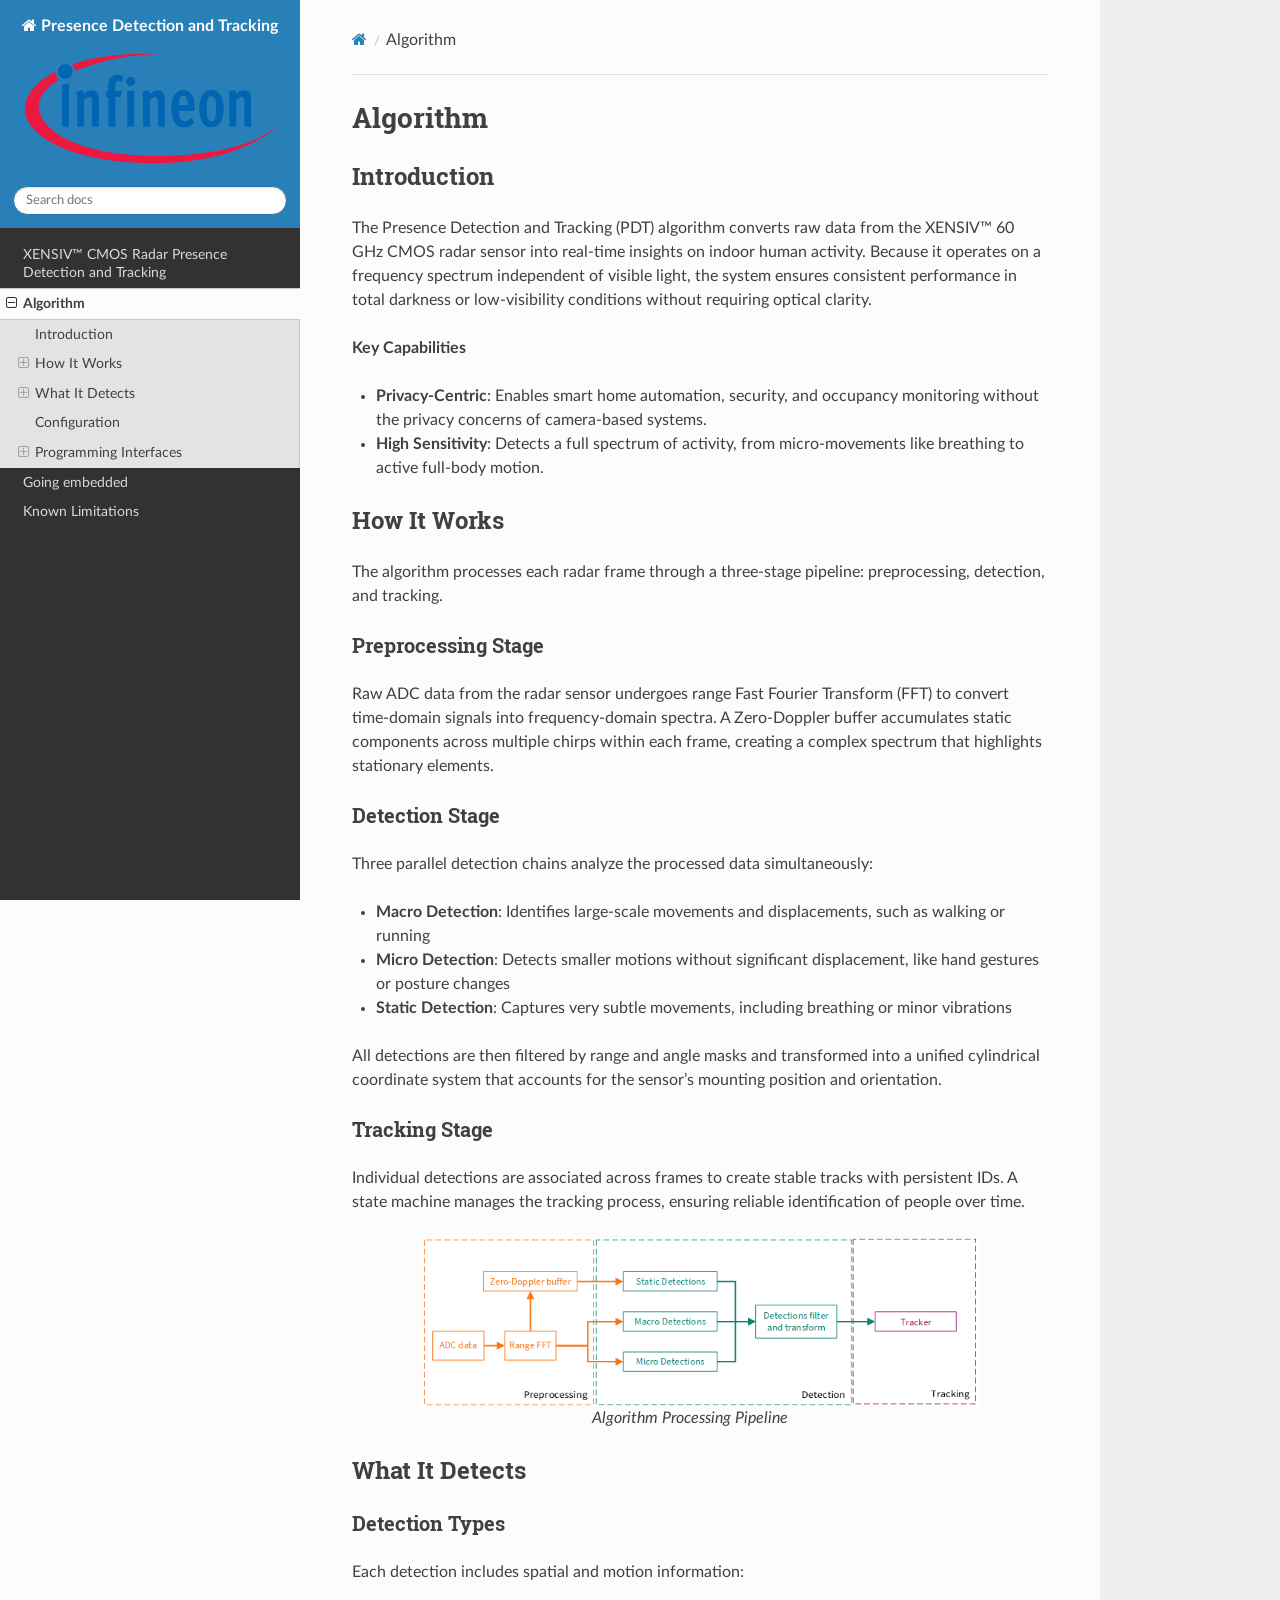
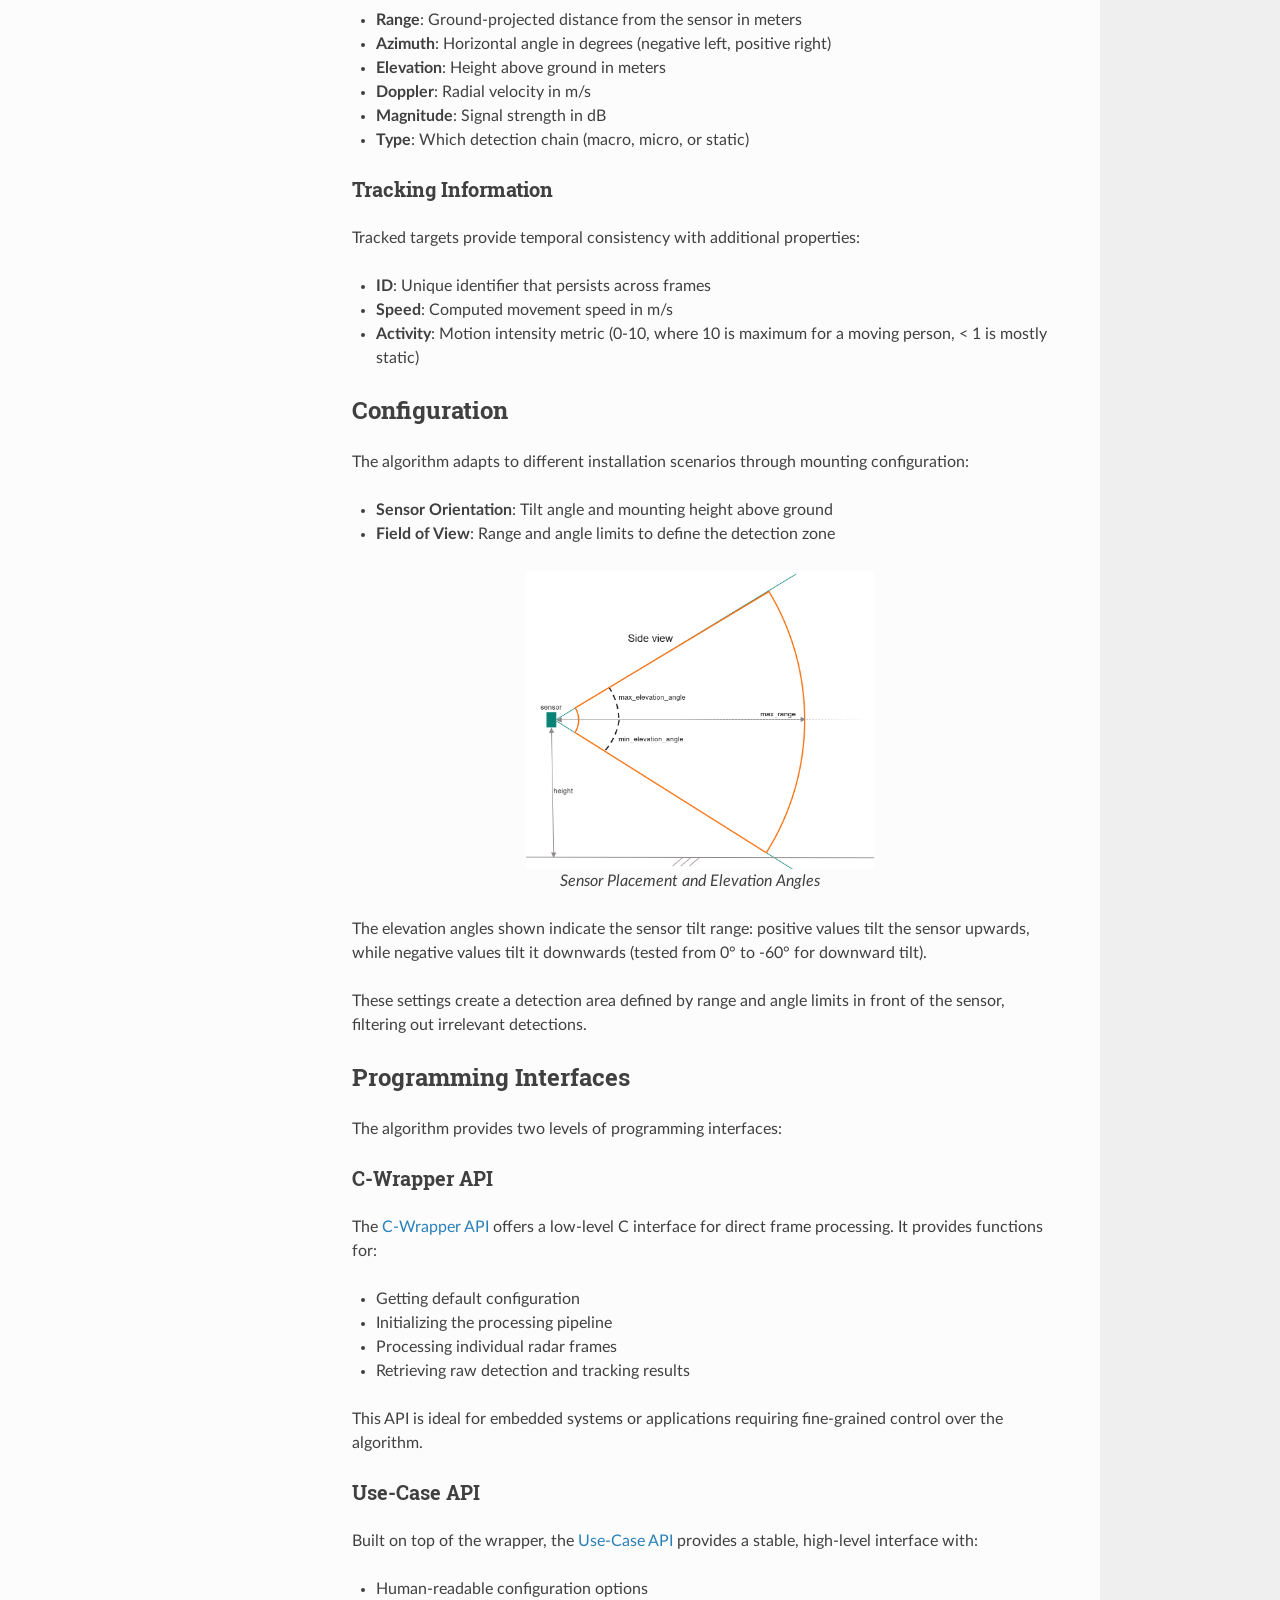
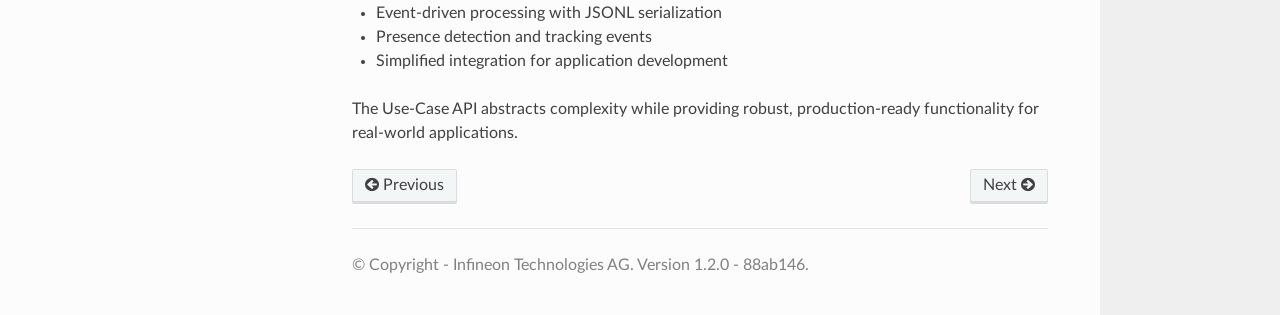
<file: docs/algo/index.html>
<!DOCTYPE html>
<html class="writer-html5" lang="en" data-content_root="../">
<head>
  <meta charset="utf-8" /><meta name="viewport" content="width=device-width, initial-scale=1" />

  <meta name="viewport" content="width=device-width, initial-scale=1.0" />
  <title>Algorithm &mdash; Presence Detection and Tracking 1.2.0 documentation</title>
      <link rel="stylesheet" type="text/css" href="../_static/pygments.css?v=b86133f3" />
      <link rel="stylesheet" type="text/css" href="../_static/css/theme.css?v=9edc463e" />
      <link rel="stylesheet" type="text/css" href="../_static/css/style.css?v=97d60ecb" />

  
    <link rel="shortcut icon" href="../_static/favicon.ico"/>
      <script src="../_static/jquery.js?v=5d32c60e"></script>
      <script src="../_static/_sphinx_javascript_frameworks_compat.js?v=2cd50e6c"></script>
      <script src="../_static/documentation_options.js?v=84a24d03"></script>
      <script src="../_static/doctools.js?v=fd6eb6e6"></script>
      <script src="../_static/sphinx_highlight.js?v=6ffebe34"></script>
    <script src="../_static/js/theme.js"></script>
    <link rel="index" title="Index" href="../genindex.html" />
    <link rel="search" title="Search" href="../search.html" />
    <link rel="next" title="C-Wrapper API" href="wrapper.html" />
    <link rel="prev" title="XENSIV™ CMOS Radar Presence Detection and Tracking" href="../index.html" /> 
</head>

<body class="wy-body-for-nav"> 
  <div class="wy-grid-for-nav">
    <nav data-toggle="wy-nav-shift" class="wy-nav-side">
      <div class="wy-side-scroll">
        <div class="wy-side-nav-search" >

          
          
          <a href="../index.html" class="icon icon-home">
            Presence Detection and Tracking
              <img src="../_static/ifx-logo.png" class="logo" alt="Logo"/>
          </a>
<div role="search">
  <form id="rtd-search-form" class="wy-form" action="../search.html" method="get">
    <input type="text" name="q" placeholder="Search docs" aria-label="Search docs" />
    <input type="hidden" name="check_keywords" value="yes" />
    <input type="hidden" name="area" value="default" />
  </form>
</div>
        </div><div class="wy-menu wy-menu-vertical" data-spy="affix" role="navigation" aria-label="Navigation menu">
              <ul class="current">
<li class="toctree-l1"><a class="reference internal" href="../index.html">XENSIV™ CMOS Radar Presence Detection and Tracking</a></li>
<li class="toctree-l1 current"><a class="current reference internal" href="#">Algorithm</a><ul>
<li class="toctree-l2"><a class="reference internal" href="#introduction">Introduction</a></li>
<li class="toctree-l2"><a class="reference internal" href="#how-it-works">How It Works</a><ul>
<li class="toctree-l3"><a class="reference internal" href="#preprocessing-stage">Preprocessing Stage</a></li>
<li class="toctree-l3"><a class="reference internal" href="#detection-stage">Detection Stage</a></li>
<li class="toctree-l3"><a class="reference internal" href="#tracking-stage">Tracking Stage</a></li>
</ul>
</li>
<li class="toctree-l2"><a class="reference internal" href="#what-it-detects">What It Detects</a><ul>
<li class="toctree-l3"><a class="reference internal" href="#detection-types">Detection Types</a></li>
<li class="toctree-l3"><a class="reference internal" href="#tracking-information">Tracking Information</a></li>
</ul>
</li>
<li class="toctree-l2"><a class="reference internal" href="#configuration">Configuration</a></li>
<li class="toctree-l2"><a class="reference internal" href="#programming-interfaces">Programming Interfaces</a><ul>
<li class="toctree-l3"><a class="reference internal" href="#c-wrapper-api">C-Wrapper API</a></li>
<li class="toctree-l3"><a class="reference internal" href="#use-case-api">Use-Case API</a><ul>
<li class="toctree-l4"><a class="reference internal" href="wrapper.html">C-Wrapper API</a></li>
<li class="toctree-l4"><a class="reference internal" href="api.html">Use-Case API</a></li>
</ul>
</li>
</ul>
</li>
</ul>
</li>
<li class="toctree-l1"><a class="reference internal" href="../embedded/index.html">Going embedded</a></li>
<li class="toctree-l1"><a class="reference internal" href="../known_issues.html">Known Limitations</a></li>
</ul>

        </div>
      </div>
    </nav>

    <section data-toggle="wy-nav-shift" class="wy-nav-content-wrap"><nav class="wy-nav-top" aria-label="Mobile navigation menu" >
          <i data-toggle="wy-nav-top" class="fa fa-bars"></i>
          <a href="../index.html">Presence Detection and Tracking</a>
      </nav>

      <div class="wy-nav-content">
        <div class="rst-content">
          <div role="navigation" aria-label="Page navigation">
  <ul class="wy-breadcrumbs">
      <li><a href="../index.html" class="icon icon-home" aria-label="Home"></a></li>
      <li class="breadcrumb-item active">Algorithm</li>
      <li class="wy-breadcrumbs-aside">
      </li>
  </ul>
  <hr/>
</div>
          <div role="main" class="document" itemscope="itemscope" itemtype="http://schema.org/Article">
           <div itemprop="articleBody">
             
  <section id="algorithm">
<h1>Algorithm<a class="headerlink" href="#algorithm" title="Link to this heading"></a></h1>
<section id="introduction">
<h2>Introduction<a class="headerlink" href="#introduction" title="Link to this heading"></a></h2>
<p>The Presence Detection and Tracking (PDT) algorithm converts raw data from the XENSIV™ 60 GHz CMOS radar sensor into real-time insights on indoor human activity. Because it operates on a frequency spectrum independent of visible light, the system ensures consistent performance in total darkness or low-visibility conditions without requiring optical clarity.</p>
<p><strong>Key Capabilities</strong></p>
<ul class="simple">
<li><p><strong>Privacy-Centric</strong>: Enables smart home automation, security, and occupancy monitoring without the privacy concerns of camera-based systems.</p></li>
<li><p><strong>High Sensitivity</strong>: Detects a full spectrum of activity, from micro-movements like breathing to active full-body motion.</p></li>
</ul>
</section>
<section id="how-it-works">
<h2>How It Works<a class="headerlink" href="#how-it-works" title="Link to this heading"></a></h2>
<p>The algorithm processes each radar frame through a three-stage pipeline: preprocessing, detection, and tracking.</p>
<section id="preprocessing-stage">
<h3>Preprocessing Stage<a class="headerlink" href="#preprocessing-stage" title="Link to this heading"></a></h3>
<p>Raw ADC data from the radar sensor undergoes range Fast Fourier Transform (FFT) to convert time-domain signals into frequency-domain spectra. A Zero-Doppler buffer accumulates static components across multiple chirps within each frame, creating a complex spectrum that highlights stationary elements.</p>
</section>
<section id="detection-stage">
<h3>Detection Stage<a class="headerlink" href="#detection-stage" title="Link to this heading"></a></h3>
<p>Three parallel detection chains analyze the processed data simultaneously:</p>
<ul class="simple">
<li><p><strong>Macro Detection</strong>: Identifies large-scale movements and displacements, such as walking or running</p></li>
<li><p><strong>Micro Detection</strong>: Detects smaller motions without significant displacement, like hand gestures or posture changes</p></li>
<li><p><strong>Static Detection</strong>: Captures very subtle movements, including breathing or minor vibrations</p></li>
</ul>
<p>All detections are then filtered by range and angle masks and transformed into a unified cylindrical coordinate system that accounts for the sensor’s mounting position and orientation.</p>
</section>
<section id="tracking-stage">
<h3>Tracking Stage<a class="headerlink" href="#tracking-stage" title="Link to this heading"></a></h3>
<p>Individual detections are associated across frames to create stable tracks with persistent IDs. A state machine manages the tracking process, ensuring reliable identification of people over time.</p>
<figure class="align-center" id="id1">
<a class="reference internal image-reference" href="../_images/blocks.png"><img alt="../_images/blocks.png" src="../_images/blocks.png" style="width: 80%;" />
</a>
<figcaption>
<p><span class="caption-text">Algorithm Processing Pipeline</span><a class="headerlink" href="#id1" title="Link to this image"></a></p>
</figcaption>
</figure>
</section>
</section>
<section id="what-it-detects">
<h2>What It Detects<a class="headerlink" href="#what-it-detects" title="Link to this heading"></a></h2>
<section id="detection-types">
<h3>Detection Types<a class="headerlink" href="#detection-types" title="Link to this heading"></a></h3>
<p>Each detection includes spatial and motion information:</p>
<ul class="simple">
<li><p><strong>Range</strong>: Ground-projected distance from the sensor in meters</p></li>
<li><p><strong>Azimuth</strong>: Horizontal angle in degrees (negative left, positive right)</p></li>
<li><p><strong>Elevation</strong>: Height above ground in meters</p></li>
<li><p><strong>Doppler</strong>: Radial velocity in m/s</p></li>
<li><p><strong>Magnitude</strong>: Signal strength in dB</p></li>
<li><p><strong>Type</strong>: Which detection chain (macro, micro, or static)</p></li>
</ul>
</section>
<section id="tracking-information">
<h3>Tracking Information<a class="headerlink" href="#tracking-information" title="Link to this heading"></a></h3>
<p>Tracked targets provide temporal consistency with additional properties:</p>
<ul class="simple">
<li><p><strong>ID</strong>: Unique identifier that persists across frames</p></li>
<li><p><strong>Speed</strong>: Computed movement speed in m/s</p></li>
<li><p><strong>Activity</strong>: Motion intensity metric (0-10, where 10 is maximum for a moving person, &lt; 1 is mostly static)</p></li>
</ul>
</section>
</section>
<section id="configuration">
<h2>Configuration<a class="headerlink" href="#configuration" title="Link to this heading"></a></h2>
<p>The algorithm adapts to different installation scenarios through mounting configuration:</p>
<ul class="simple">
<li><p><strong>Sensor Orientation</strong>: Tilt angle and mounting height above ground</p></li>
<li><p><strong>Field of View</strong>: Range and angle limits to define the detection zone</p></li>
</ul>
<figure class="align-center" id="id2">
<a class="reference internal image-reference" href="../_images/elevation.png"><img alt="../_images/elevation.png" src="../_images/elevation.png" style="width: 50%;" />
</a>
<figcaption>
<p><span class="caption-text">Sensor Placement and Elevation Angles</span><a class="headerlink" href="#id2" title="Link to this image"></a></p>
</figcaption>
</figure>
<p>The elevation angles shown indicate the sensor tilt range: positive values tilt the sensor upwards, while negative values tilt it downwards (tested from 0° to -60° for downward tilt).</p>
<p>These settings create a detection area defined by range and angle limits in front of the sensor, filtering out irrelevant detections.</p>
</section>
<section id="programming-interfaces">
<h2>Programming Interfaces<a class="headerlink" href="#programming-interfaces" title="Link to this heading"></a></h2>
<p>The algorithm provides two levels of programming interfaces:</p>
<section id="c-wrapper-api">
<h3>C-Wrapper API<a class="headerlink" href="#c-wrapper-api" title="Link to this heading"></a></h3>
<p>The <a class="reference internal" href="wrapper.html"><span class="std std-doc">C-Wrapper API</span></a> offers a low-level C interface for direct frame processing. It provides functions for:</p>
<ul class="simple">
<li><p>Getting default configuration</p></li>
<li><p>Initializing the processing pipeline</p></li>
<li><p>Processing individual radar frames</p></li>
<li><p>Retrieving raw detection and tracking results</p></li>
</ul>
<p>This API is ideal for embedded systems or applications requiring fine-grained control over the algorithm.</p>
</section>
<section id="use-case-api">
<h3>Use-Case API<a class="headerlink" href="#use-case-api" title="Link to this heading"></a></h3>
<p>Built on top of the wrapper, the <a class="reference internal" href="api.html"><span class="std std-doc">Use-Case API</span></a> provides a stable, high-level interface with:</p>
<ul class="simple">
<li><p>Human-readable configuration options</p></li>
<li><p>Event-driven processing with JSONL serialization</p></li>
<li><p>Presence detection and tracking events</p></li>
<li><p>Simplified integration for application development</p></li>
</ul>
<p>The Use-Case API abstracts complexity while providing robust, production-ready functionality for real-world applications.</p>
<div class="toctree-wrapper compound">
</div>
</section>
</section>
</section>


           </div>
          </div>
          <footer><div class="rst-footer-buttons" role="navigation" aria-label="Footer">
        <a href="../index.html" class="btn btn-neutral float-left" title="XENSIV™ CMOS Radar Presence Detection and Tracking" accesskey="p" rel="prev"><span class="fa fa-arrow-circle-left" aria-hidden="true"></span> Previous</a>
        <a href="wrapper.html" class="btn btn-neutral float-right" title="C-Wrapper API" accesskey="n" rel="next">Next <span class="fa fa-arrow-circle-right" aria-hidden="true"></span></a>
    </div>

  <hr/>

  <div role="contentinfo">
    <p>&#169; Copyright - Infineon Technologies AG. Version 1.2.0 - 88ab146.</p>
  </div>

   

</footer>
        </div>
      </div>
    </section>
  </div>
  <script>
      jQuery(function () {
          SphinxRtdTheme.Navigation.enable(true);
      });
  </script> 

</body>
</html>
</file>
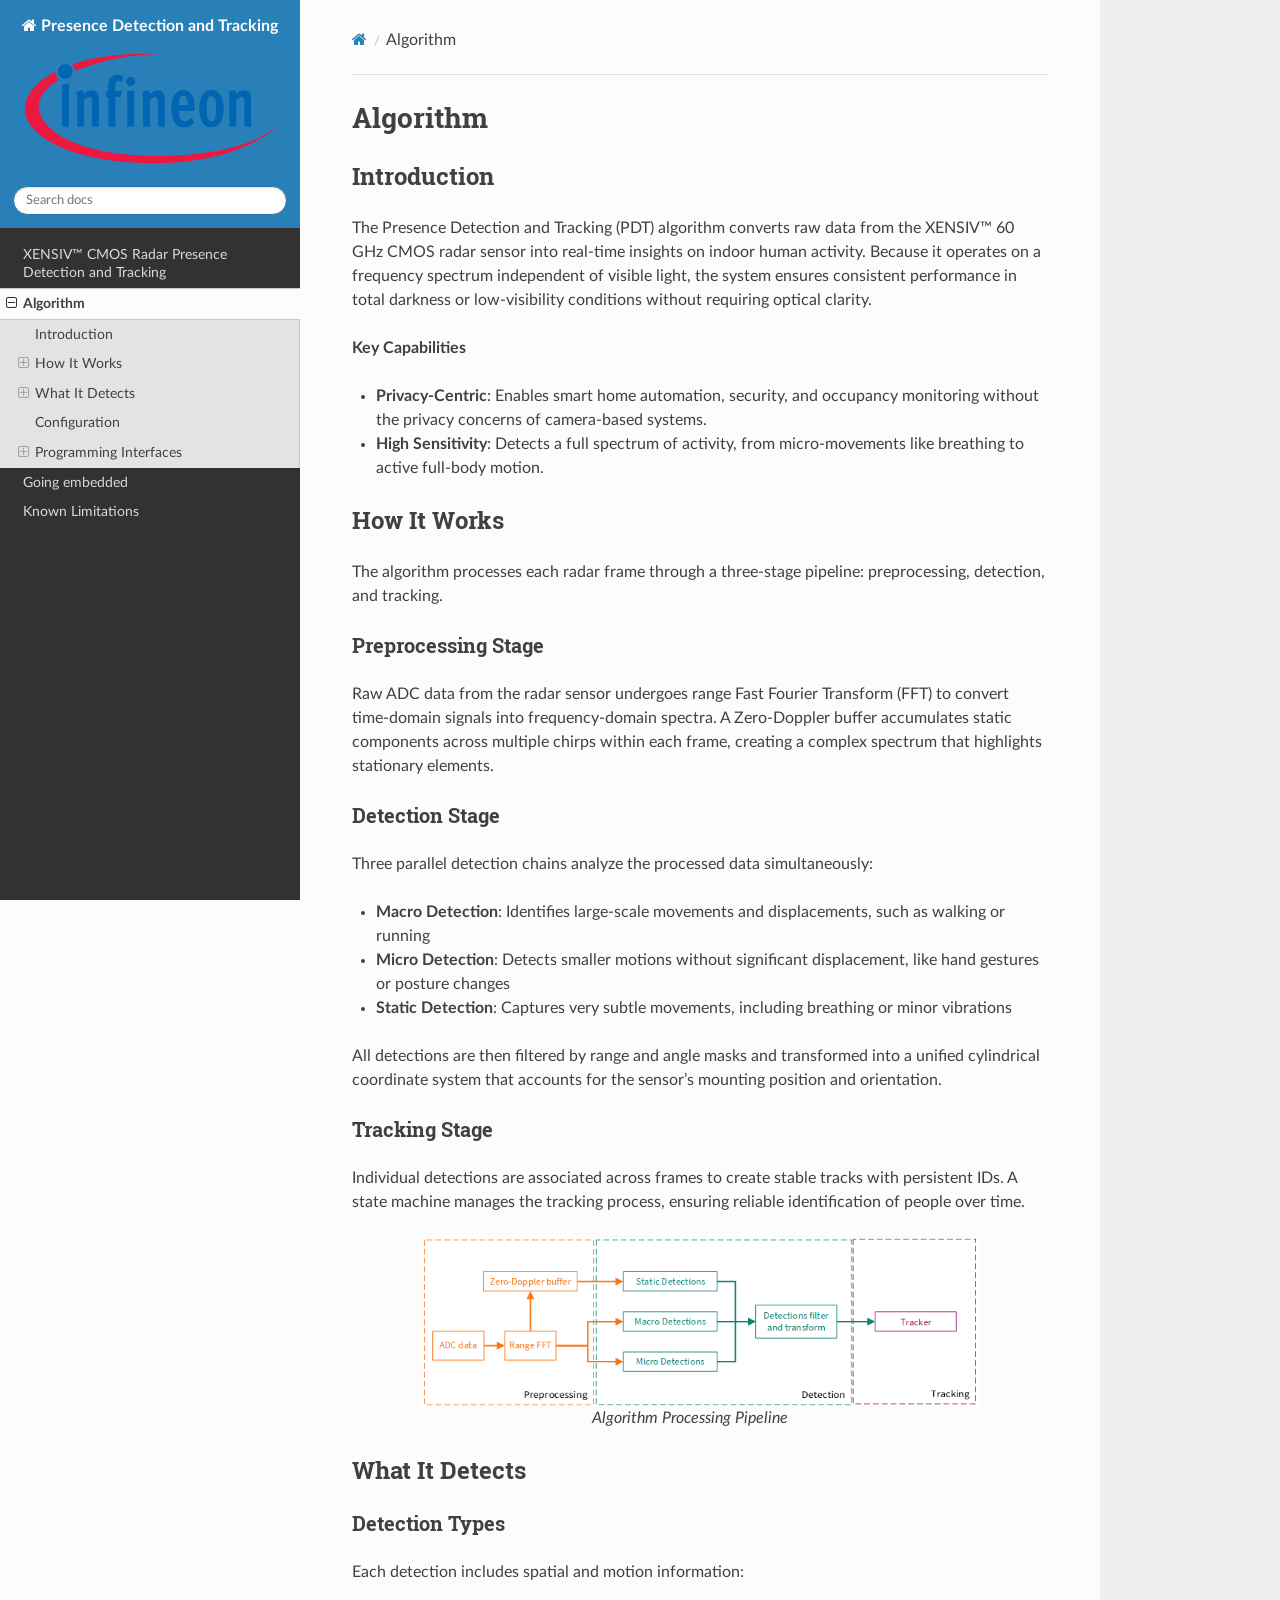
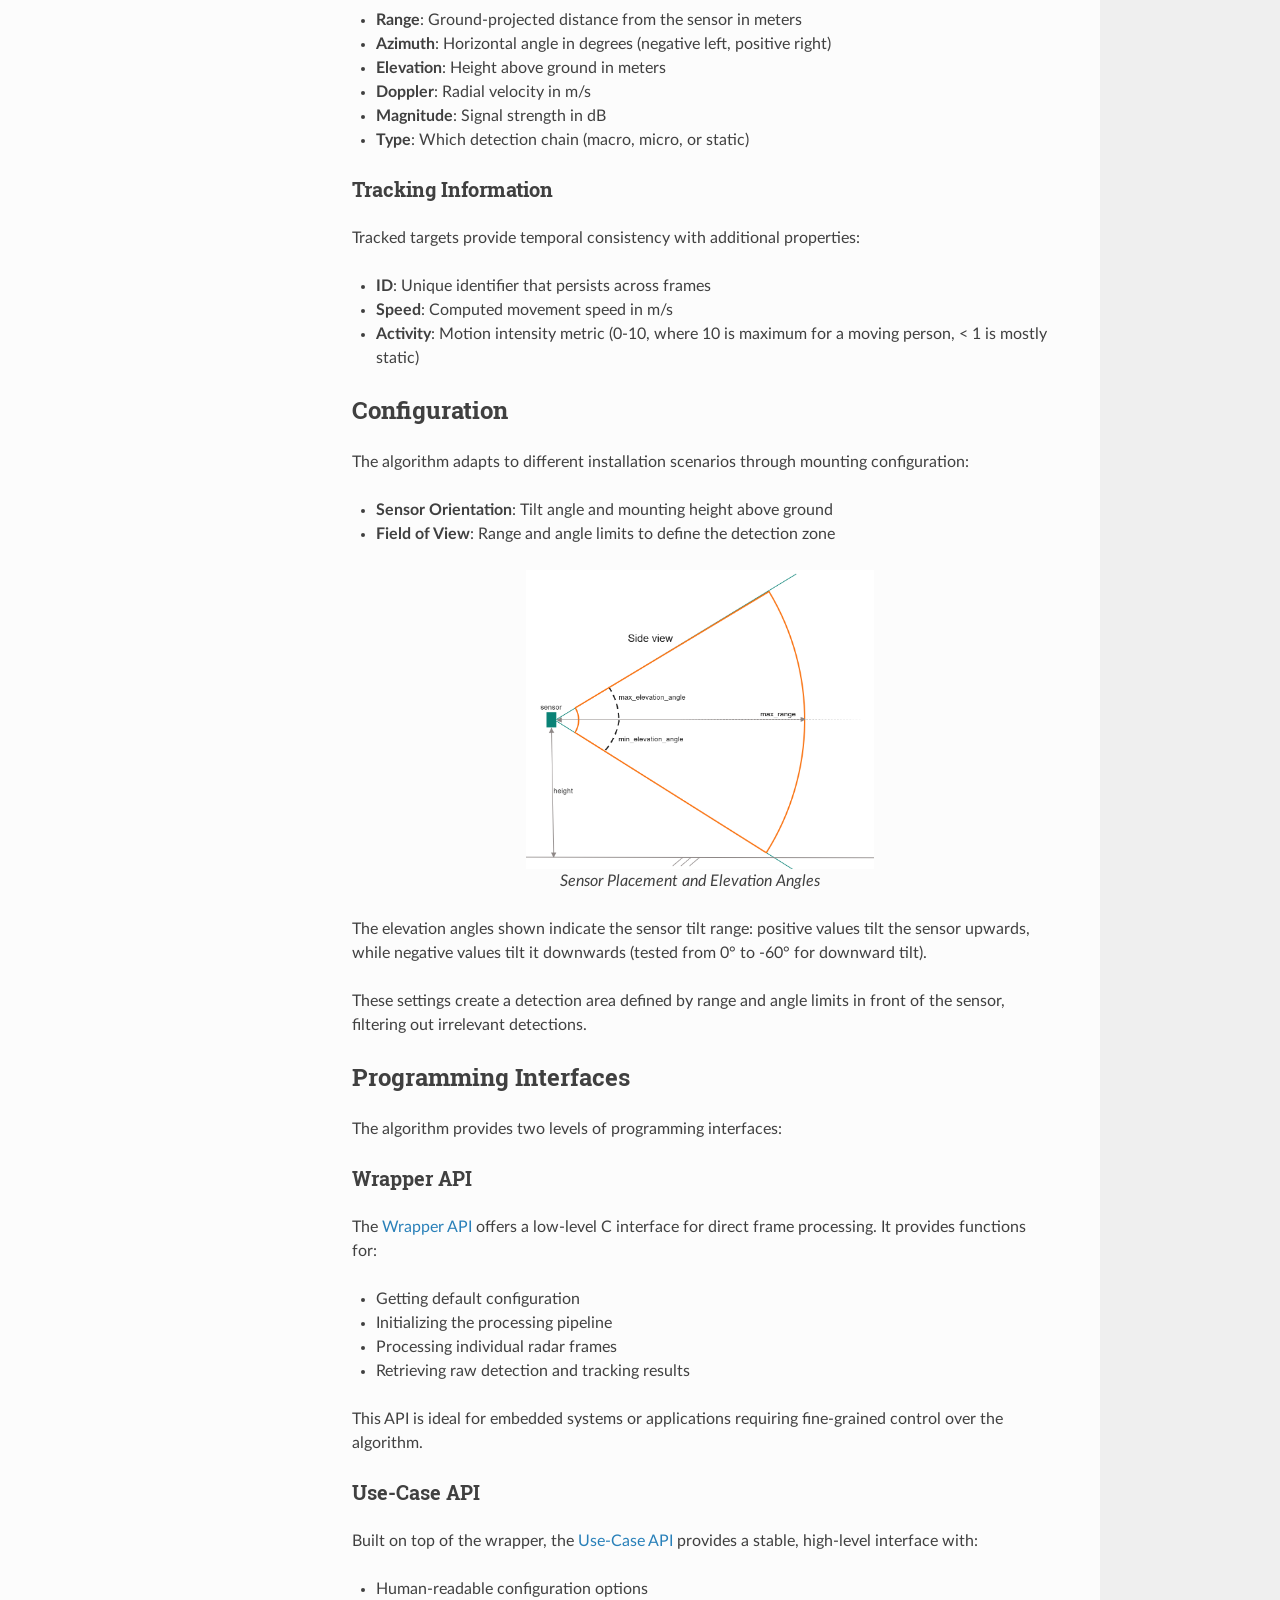
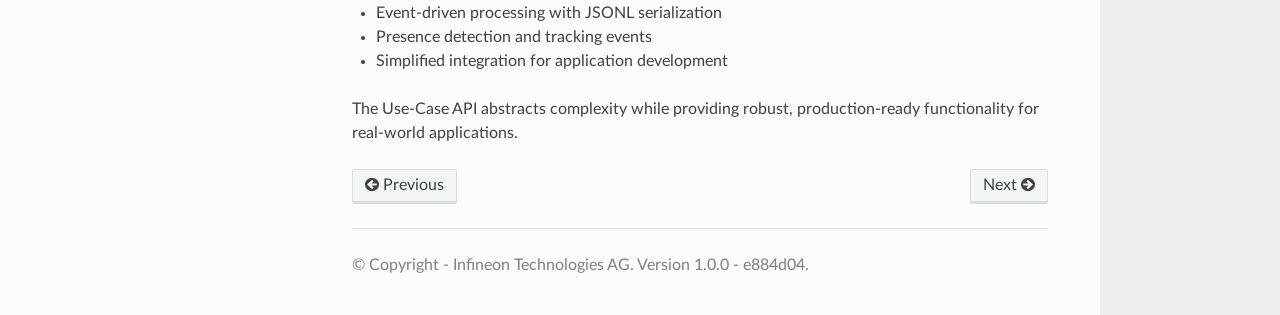
<file: docs/html/algo/index.html>
<!DOCTYPE html>
<html class="writer-html5" lang="en" data-content_root="../">
<head>
  <meta charset="utf-8" /><meta name="viewport" content="width=device-width, initial-scale=1" />

  <meta name="viewport" content="width=device-width, initial-scale=1.0" />
  <title>Algorithm &mdash; Presence Detection and Tracking 1.0.0 documentation</title>
      <link rel="stylesheet" type="text/css" href="../_static/pygments.css?v=b86133f3" />
      <link rel="stylesheet" type="text/css" href="../_static/css/theme.css?v=9edc463e" />
      <link rel="stylesheet" type="text/css" href="../_static/css/style.css?v=97d60ecb" />

  
    <link rel="shortcut icon" href="../_static/favicon.ico"/>
      <script src="../_static/jquery.js?v=5d32c60e"></script>
      <script src="../_static/_sphinx_javascript_frameworks_compat.js?v=2cd50e6c"></script>
      <script src="../_static/documentation_options.js?v=a12e3537"></script>
      <script src="../_static/doctools.js?v=fd6eb6e6"></script>
      <script src="../_static/sphinx_highlight.js?v=6ffebe34"></script>
    <script src="../_static/js/theme.js"></script>
    <link rel="index" title="Index" href="../genindex.html" />
    <link rel="search" title="Search" href="../search.html" />
    <link rel="next" title="Going embedded" href="../embedded/index.html" />
    <link rel="prev" title="XENSIV™ CMOS Radar Presence Detection and Tracking" href="../index.html" /> 
</head>

<body class="wy-body-for-nav"> 
  <div class="wy-grid-for-nav">
    <nav data-toggle="wy-nav-shift" class="wy-nav-side">
      <div class="wy-side-scroll">
        <div class="wy-side-nav-search" >

          
          
          <a href="../index.html" class="icon icon-home">
            Presence Detection and Tracking
              <img src="../_static/ifx-logo.png" class="logo" alt="Logo"/>
          </a>
<div role="search">
  <form id="rtd-search-form" class="wy-form" action="../search.html" method="get">
    <input type="text" name="q" placeholder="Search docs" aria-label="Search docs" />
    <input type="hidden" name="check_keywords" value="yes" />
    <input type="hidden" name="area" value="default" />
  </form>
</div>
        </div><div class="wy-menu wy-menu-vertical" data-spy="affix" role="navigation" aria-label="Navigation menu">
              <ul class="current">
<li class="toctree-l1"><a class="reference internal" href="../index.html">XENSIV™ CMOS Radar Presence Detection and Tracking</a></li>
<li class="toctree-l1 current"><a class="current reference internal" href="#">Algorithm</a><ul>
<li class="toctree-l2"><a class="reference internal" href="#introduction">Introduction</a></li>
<li class="toctree-l2"><a class="reference internal" href="#how-it-works">How It Works</a><ul>
<li class="toctree-l3"><a class="reference internal" href="#preprocessing-stage">Preprocessing Stage</a></li>
<li class="toctree-l3"><a class="reference internal" href="#detection-stage">Detection Stage</a></li>
<li class="toctree-l3"><a class="reference internal" href="#tracking-stage">Tracking Stage</a></li>
</ul>
</li>
<li class="toctree-l2"><a class="reference internal" href="#what-it-detects">What It Detects</a><ul>
<li class="toctree-l3"><a class="reference internal" href="#detection-types">Detection Types</a></li>
<li class="toctree-l3"><a class="reference internal" href="#tracking-information">Tracking Information</a></li>
</ul>
</li>
<li class="toctree-l2"><a class="reference internal" href="#configuration">Configuration</a></li>
<li class="toctree-l2"><a class="reference internal" href="#programming-interfaces">Programming Interfaces</a><ul>
<li class="toctree-l3"><a class="reference internal" href="#wrapper-api">Wrapper API</a></li>
<li class="toctree-l3"><a class="reference internal" href="#use-case-api">Use-Case API</a></li>
</ul>
</li>
</ul>
</li>
<li class="toctree-l1"><a class="reference internal" href="../embedded/index.html">Going embedded</a></li>
<li class="toctree-l1"><a class="reference internal" href="../known_issues.html">Known Limitations</a></li>
</ul>

        </div>
      </div>
    </nav>

    <section data-toggle="wy-nav-shift" class="wy-nav-content-wrap"><nav class="wy-nav-top" aria-label="Mobile navigation menu" >
          <i data-toggle="wy-nav-top" class="fa fa-bars"></i>
          <a href="../index.html">Presence Detection and Tracking</a>
      </nav>

      <div class="wy-nav-content">
        <div class="rst-content">
          <div role="navigation" aria-label="Page navigation">
  <ul class="wy-breadcrumbs">
      <li><a href="../index.html" class="icon icon-home" aria-label="Home"></a></li>
      <li class="breadcrumb-item active">Algorithm</li>
      <li class="wy-breadcrumbs-aside">
      </li>
  </ul>
  <hr/>
</div>
          <div role="main" class="document" itemscope="itemscope" itemtype="http://schema.org/Article">
           <div itemprop="articleBody">
             
  <section id="algorithm">
<h1>Algorithm<a class="headerlink" href="#algorithm" title="Link to this heading"></a></h1>
<section id="introduction">
<h2>Introduction<a class="headerlink" href="#introduction" title="Link to this heading"></a></h2>
<p>The Presence Detection and Tracking (PDT) algorithm converts raw data from the XENSIV™ 60 GHz CMOS radar sensor into real-time insights on indoor human activity. Because it operates on a frequency spectrum independent of visible light, the system ensures consistent performance in total darkness or low-visibility conditions without requiring optical clarity.</p>
<p><strong>Key Capabilities</strong></p>
<ul class="simple">
<li><p><strong>Privacy-Centric</strong>: Enables smart home automation, security, and occupancy monitoring without the privacy concerns of camera-based systems.</p></li>
<li><p><strong>High Sensitivity</strong>: Detects a full spectrum of activity, from micro-movements like breathing to active full-body motion.</p></li>
</ul>
</section>
<section id="how-it-works">
<h2>How It Works<a class="headerlink" href="#how-it-works" title="Link to this heading"></a></h2>
<p>The algorithm processes each radar frame through a three-stage pipeline: preprocessing, detection, and tracking.</p>
<section id="preprocessing-stage">
<h3>Preprocessing Stage<a class="headerlink" href="#preprocessing-stage" title="Link to this heading"></a></h3>
<p>Raw ADC data from the radar sensor undergoes range Fast Fourier Transform (FFT) to convert time-domain signals into frequency-domain spectra. A Zero-Doppler buffer accumulates static components across multiple chirps within each frame, creating a complex spectrum that highlights stationary elements.</p>
</section>
<section id="detection-stage">
<h3>Detection Stage<a class="headerlink" href="#detection-stage" title="Link to this heading"></a></h3>
<p>Three parallel detection chains analyze the processed data simultaneously:</p>
<ul class="simple">
<li><p><strong>Macro Detection</strong>: Identifies large-scale movements and displacements, such as walking or running</p></li>
<li><p><strong>Micro Detection</strong>: Detects smaller motions without significant displacement, like hand gestures or posture changes</p></li>
<li><p><strong>Static Detection</strong>: Captures very subtle movements, including breathing or minor vibrations</p></li>
</ul>
<p>All detections are then filtered by range and angle masks and transformed into a unified cylindrical coordinate system that accounts for the sensor’s mounting position and orientation.</p>
</section>
<section id="tracking-stage">
<h3>Tracking Stage<a class="headerlink" href="#tracking-stage" title="Link to this heading"></a></h3>
<p>Individual detections are associated across frames to create stable tracks with persistent IDs. A state machine manages the tracking process, ensuring reliable identification of people over time.</p>
<figure class="align-center" id="id1">
<a class="reference internal image-reference" href="../_images/blocks.png"><img alt="../_images/blocks.png" src="../_images/blocks.png" style="width: 80%;" />
</a>
<figcaption>
<p><span class="caption-text">Algorithm Processing Pipeline</span><a class="headerlink" href="#id1" title="Link to this image"></a></p>
</figcaption>
</figure>
</section>
</section>
<section id="what-it-detects">
<h2>What It Detects<a class="headerlink" href="#what-it-detects" title="Link to this heading"></a></h2>
<section id="detection-types">
<h3>Detection Types<a class="headerlink" href="#detection-types" title="Link to this heading"></a></h3>
<p>Each detection includes spatial and motion information:</p>
<ul class="simple">
<li><p><strong>Range</strong>: Ground-projected distance from the sensor in meters</p></li>
<li><p><strong>Azimuth</strong>: Horizontal angle in degrees (negative left, positive right)</p></li>
<li><p><strong>Elevation</strong>: Height above ground in meters</p></li>
<li><p><strong>Doppler</strong>: Radial velocity in m/s</p></li>
<li><p><strong>Magnitude</strong>: Signal strength in dB</p></li>
<li><p><strong>Type</strong>: Which detection chain (macro, micro, or static)</p></li>
</ul>
</section>
<section id="tracking-information">
<h3>Tracking Information<a class="headerlink" href="#tracking-information" title="Link to this heading"></a></h3>
<p>Tracked targets provide temporal consistency with additional properties:</p>
<ul class="simple">
<li><p><strong>ID</strong>: Unique identifier that persists across frames</p></li>
<li><p><strong>Speed</strong>: Computed movement speed in m/s</p></li>
<li><p><strong>Activity</strong>: Motion intensity metric (0-10, where 10 is maximum for a moving person, &lt; 1 is mostly static)</p></li>
</ul>
</section>
</section>
<section id="configuration">
<h2>Configuration<a class="headerlink" href="#configuration" title="Link to this heading"></a></h2>
<p>The algorithm adapts to different installation scenarios through mounting configuration:</p>
<ul class="simple">
<li><p><strong>Sensor Orientation</strong>: Tilt angle and mounting height above ground</p></li>
<li><p><strong>Field of View</strong>: Range and angle limits to define the detection zone</p></li>
</ul>
<figure class="align-center" id="id2">
<a class="reference internal image-reference" href="../_images/elevation.png"><img alt="../_images/elevation.png" src="../_images/elevation.png" style="width: 50%;" />
</a>
<figcaption>
<p><span class="caption-text">Sensor Placement and Elevation Angles</span><a class="headerlink" href="#id2" title="Link to this image"></a></p>
</figcaption>
</figure>
<p>The elevation angles shown indicate the sensor tilt range: positive values tilt the sensor upwards, while negative values tilt it downwards (tested from 0° to -60° for downward tilt).</p>
<p>These settings create a detection area defined by range and angle limits in front of the sensor, filtering out irrelevant detections.</p>
</section>
<section id="programming-interfaces">
<h2>Programming Interfaces<a class="headerlink" href="#programming-interfaces" title="Link to this heading"></a></h2>
<p>The algorithm provides two levels of programming interfaces:</p>
<section id="wrapper-api">
<h3>Wrapper API<a class="headerlink" href="#wrapper-api" title="Link to this heading"></a></h3>
<p>The <a class="reference internal" href="wrapper.html"><span class="std std-doc">Wrapper API</span></a> offers a low-level C interface for direct frame processing. It provides functions for:</p>
<ul class="simple">
<li><p>Getting default configuration</p></li>
<li><p>Initializing the processing pipeline</p></li>
<li><p>Processing individual radar frames</p></li>
<li><p>Retrieving raw detection and tracking results</p></li>
</ul>
<p>This API is ideal for embedded systems or applications requiring fine-grained control over the algorithm.</p>
</section>
<section id="use-case-api">
<h3>Use-Case API<a class="headerlink" href="#use-case-api" title="Link to this heading"></a></h3>
<p>Built on top of the wrapper, the <a class="reference internal" href="api.html"><span class="std std-doc">Use-Case API</span></a> provides a stable, high-level interface with:</p>
<ul class="simple">
<li><p>Human-readable configuration options</p></li>
<li><p>Event-driven processing with JSONL serialization</p></li>
<li><p>Presence detection and tracking events</p></li>
<li><p>Simplified integration for application development</p></li>
</ul>
<p>The Use-Case API abstracts complexity while providing robust, production-ready functionality for real-world applications.</p>
</section>
</section>
</section>


           </div>
          </div>
          <footer><div class="rst-footer-buttons" role="navigation" aria-label="Footer">
        <a href="../index.html" class="btn btn-neutral float-left" title="XENSIV™ CMOS Radar Presence Detection and Tracking" accesskey="p" rel="prev"><span class="fa fa-arrow-circle-left" aria-hidden="true"></span> Previous</a>
        <a href="../embedded/index.html" class="btn btn-neutral float-right" title="Going embedded" accesskey="n" rel="next">Next <span class="fa fa-arrow-circle-right" aria-hidden="true"></span></a>
    </div>

  <hr/>

  <div role="contentinfo">
    <p>&#169; Copyright - Infineon Technologies AG. Version 1.0.0 - e884d04.</p>
  </div>

   

</footer>
        </div>
      </div>
    </section>
  </div>
  <script>
      jQuery(function () {
          SphinxRtdTheme.Navigation.enable(true);
      });
  </script> 

</body>
</html>
</file>
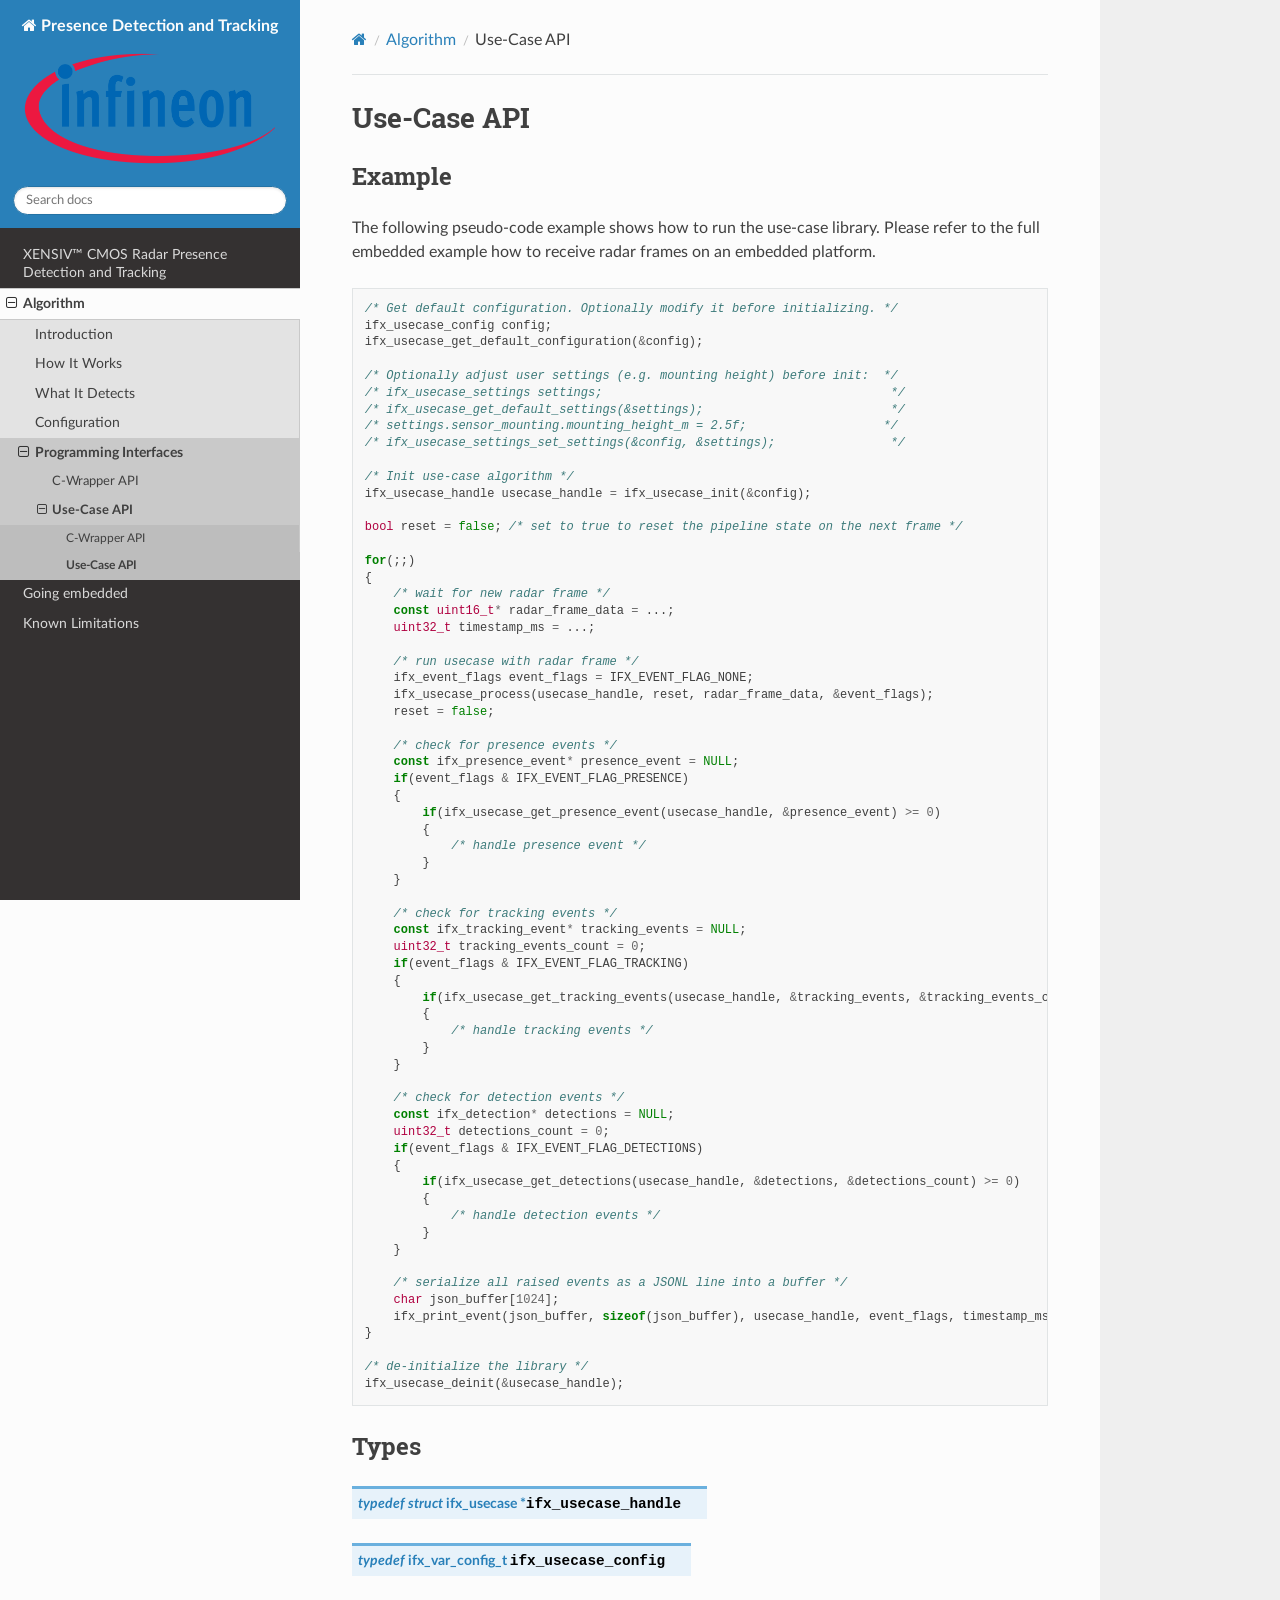
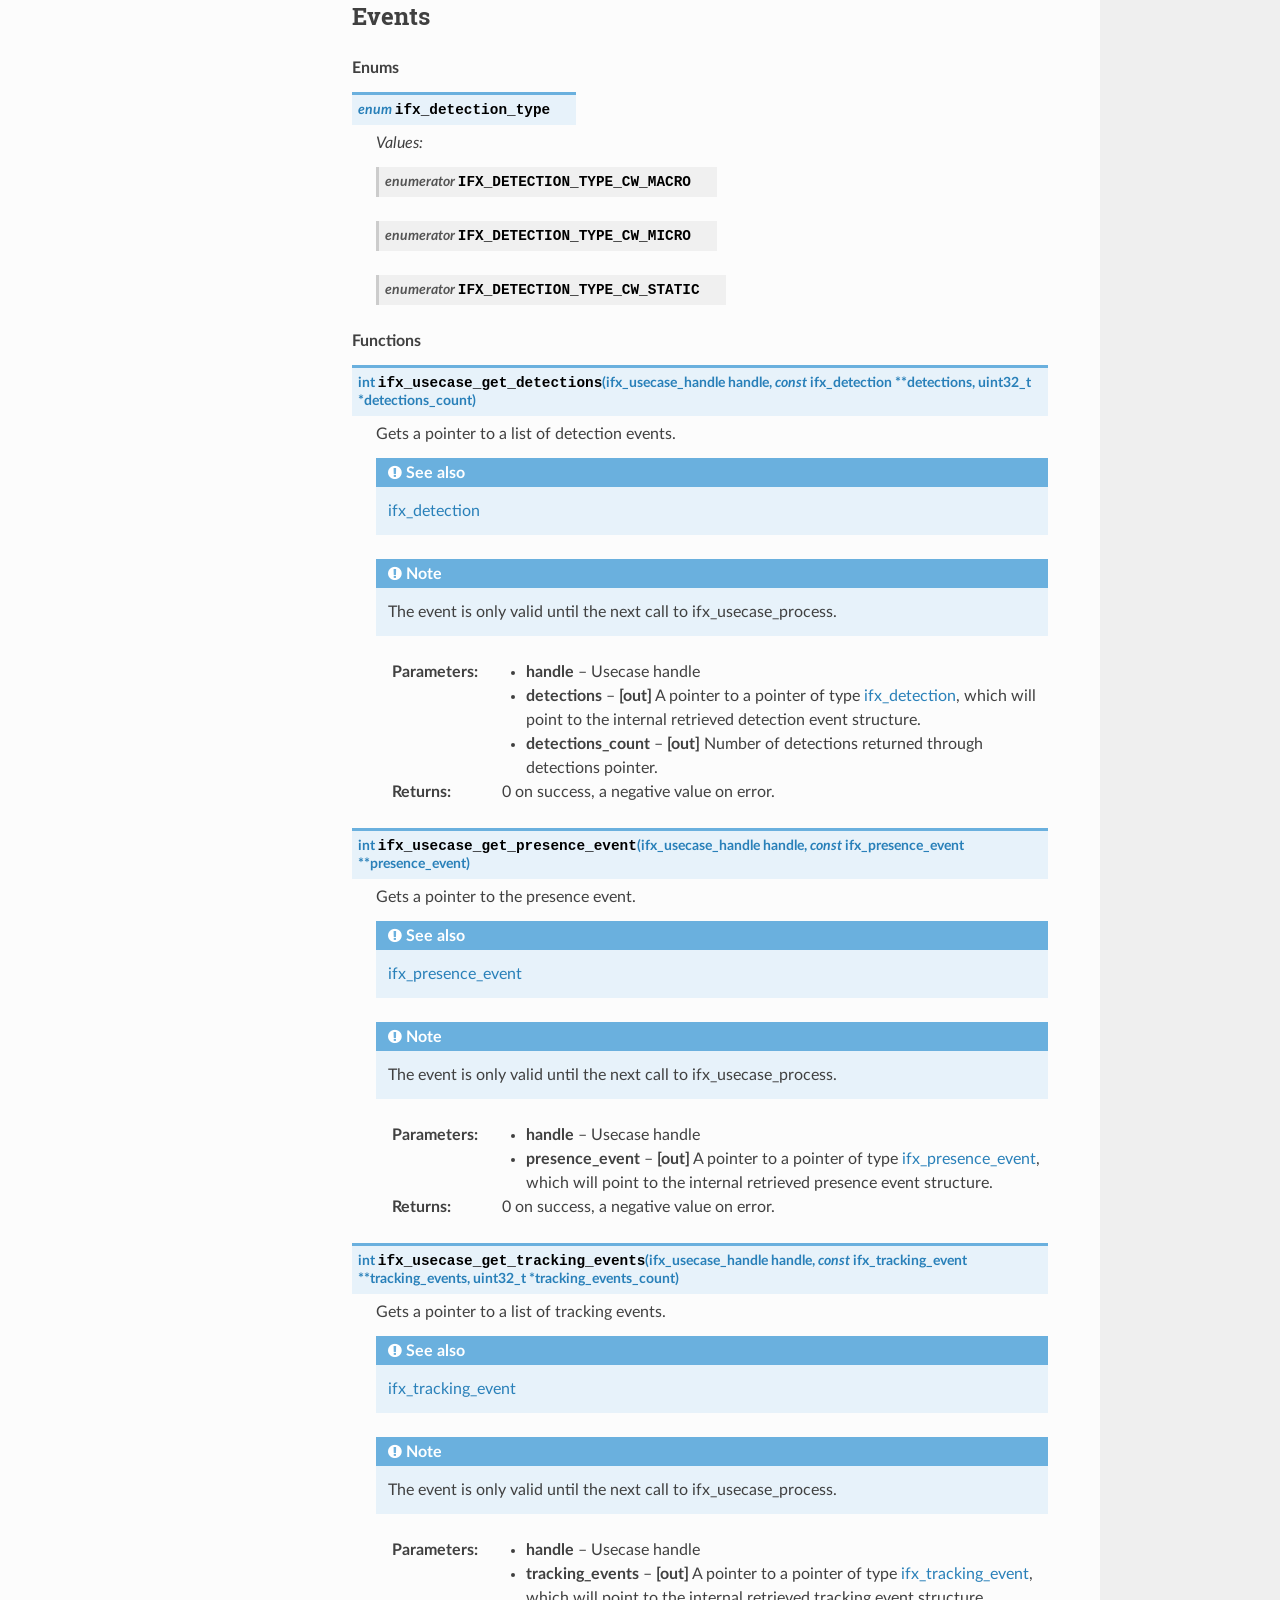
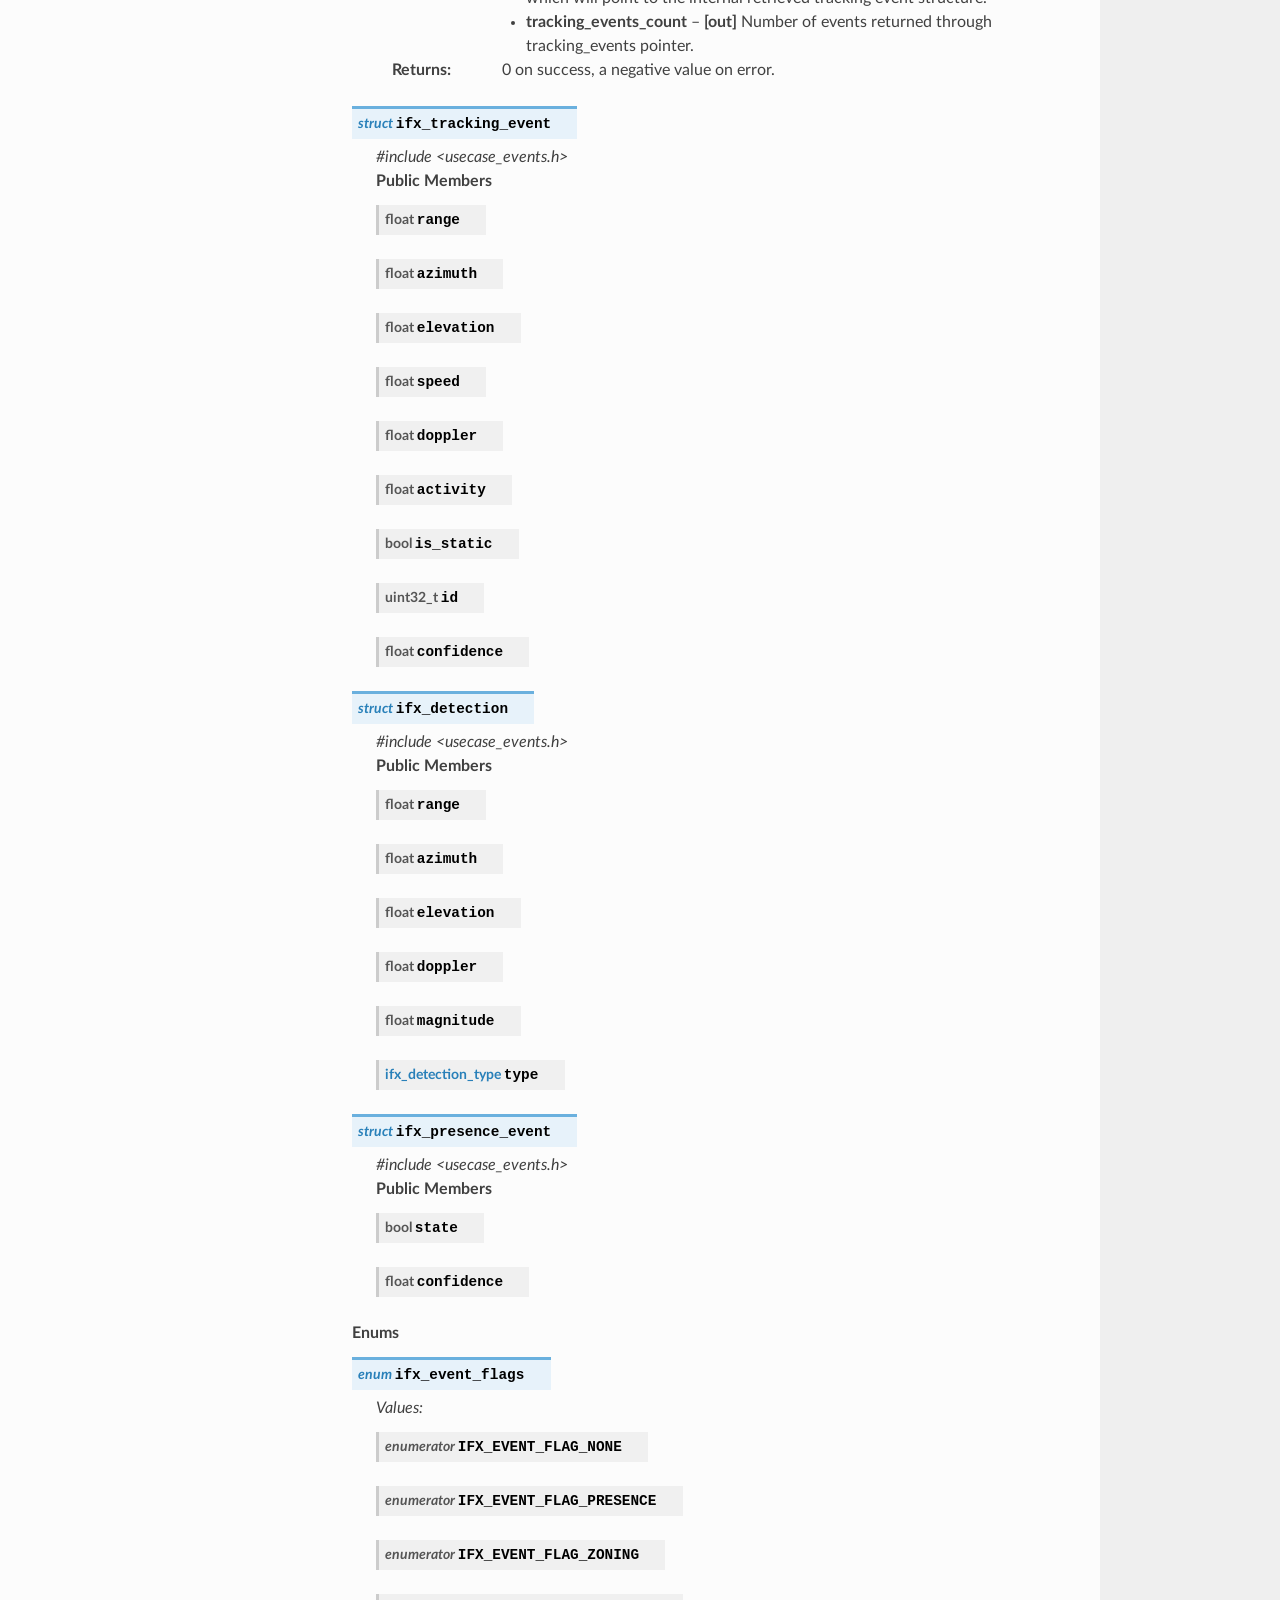
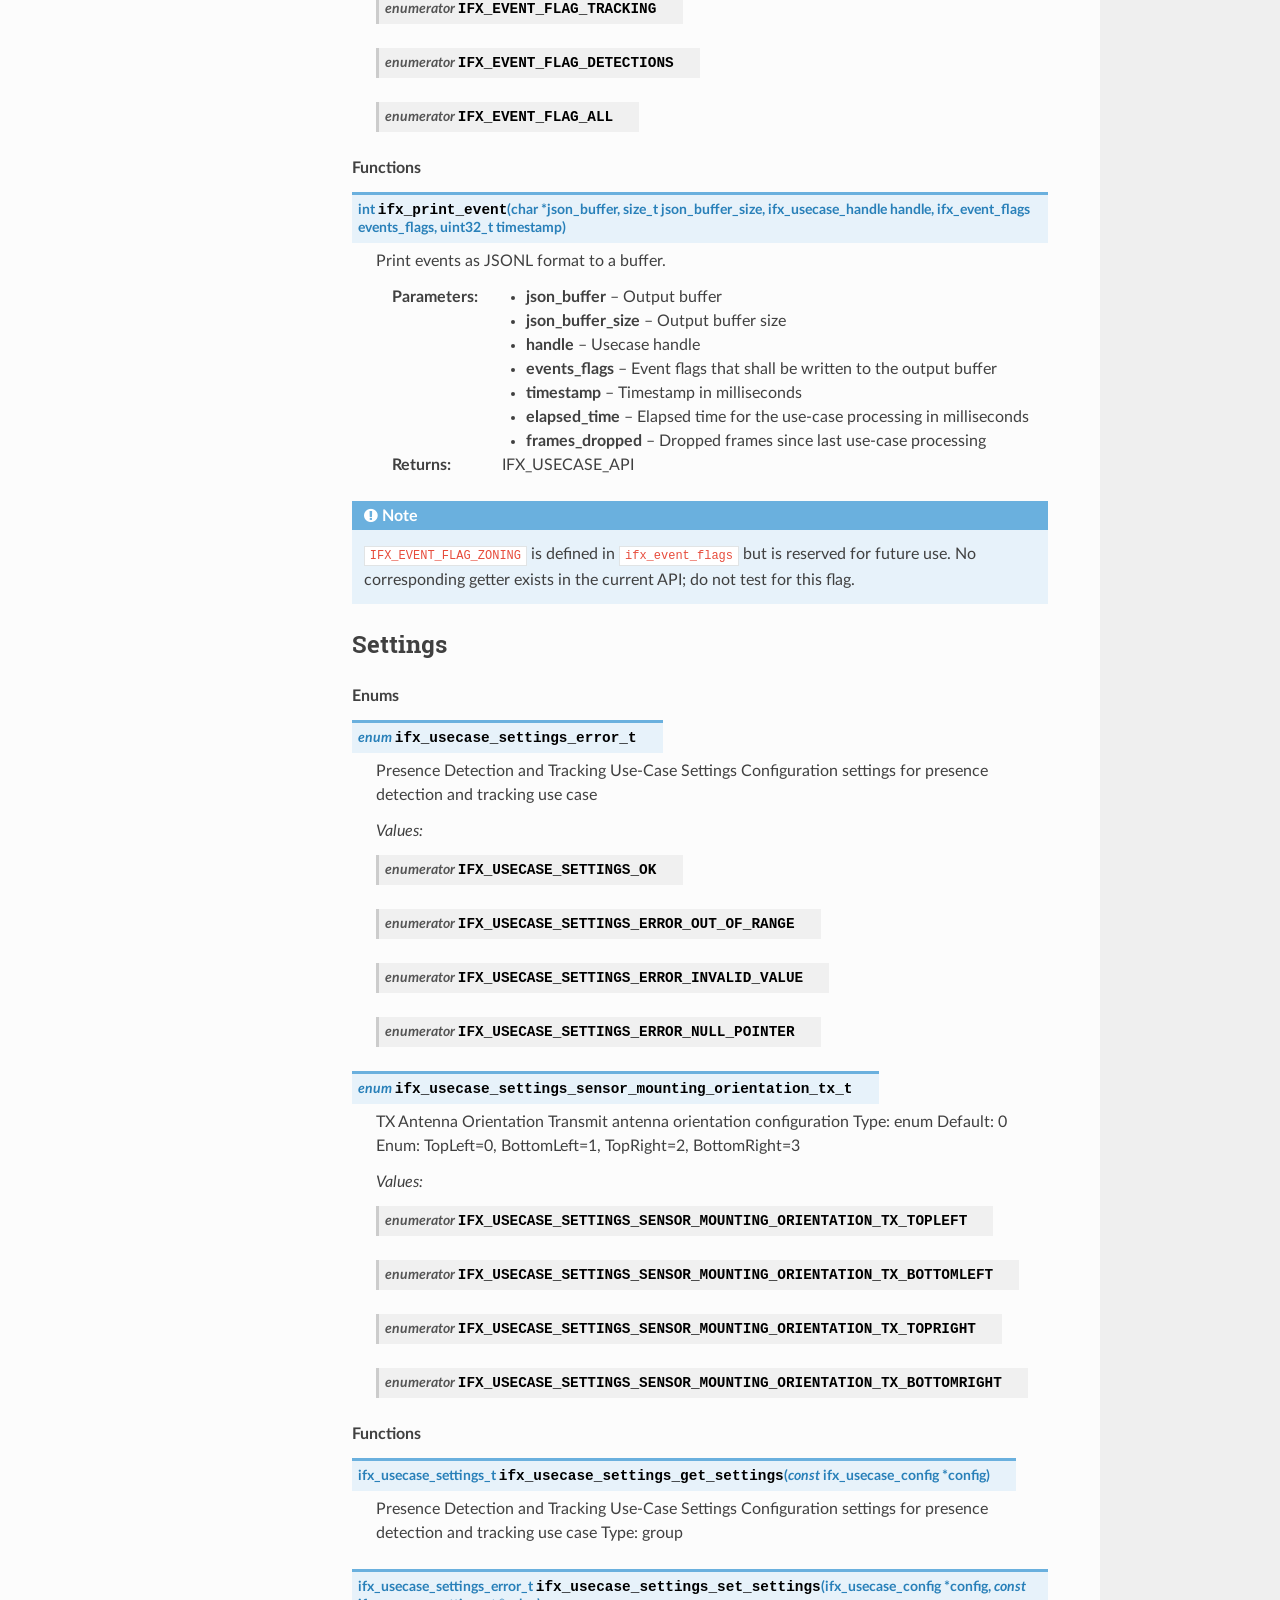
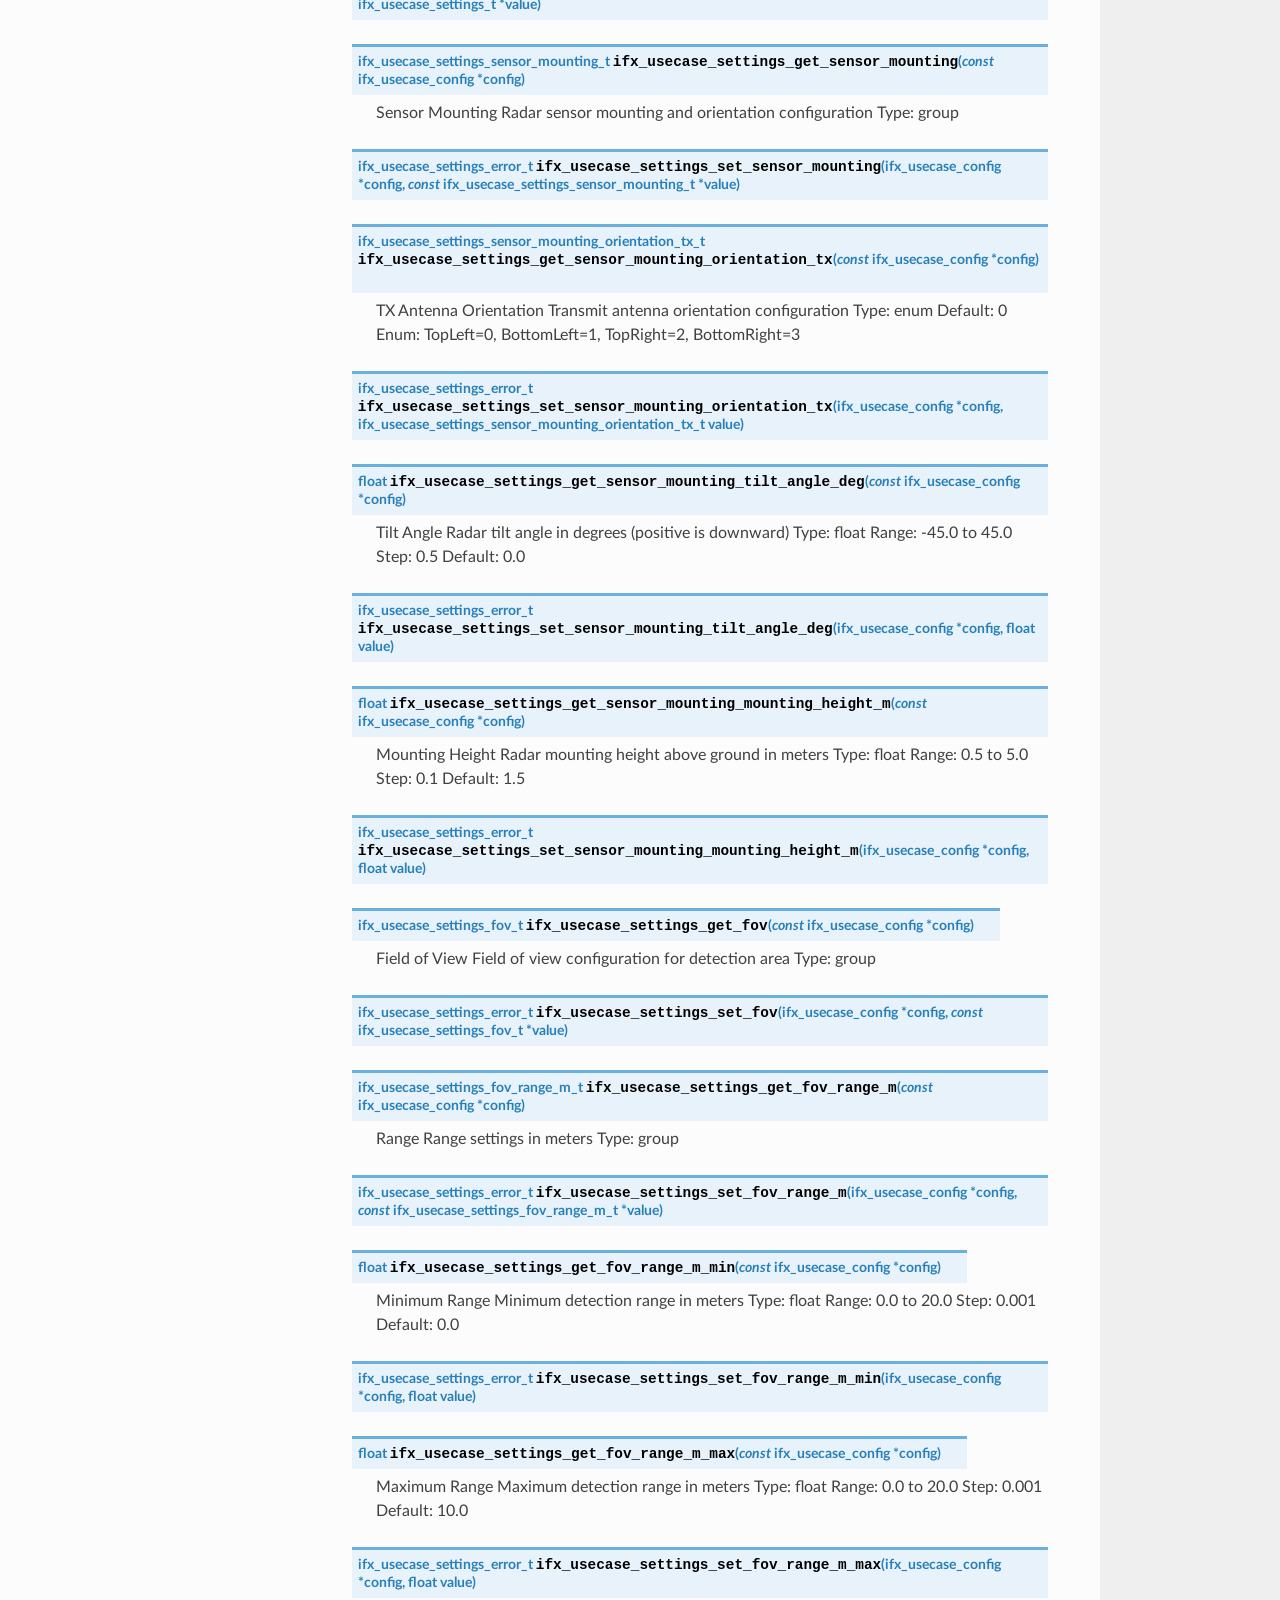
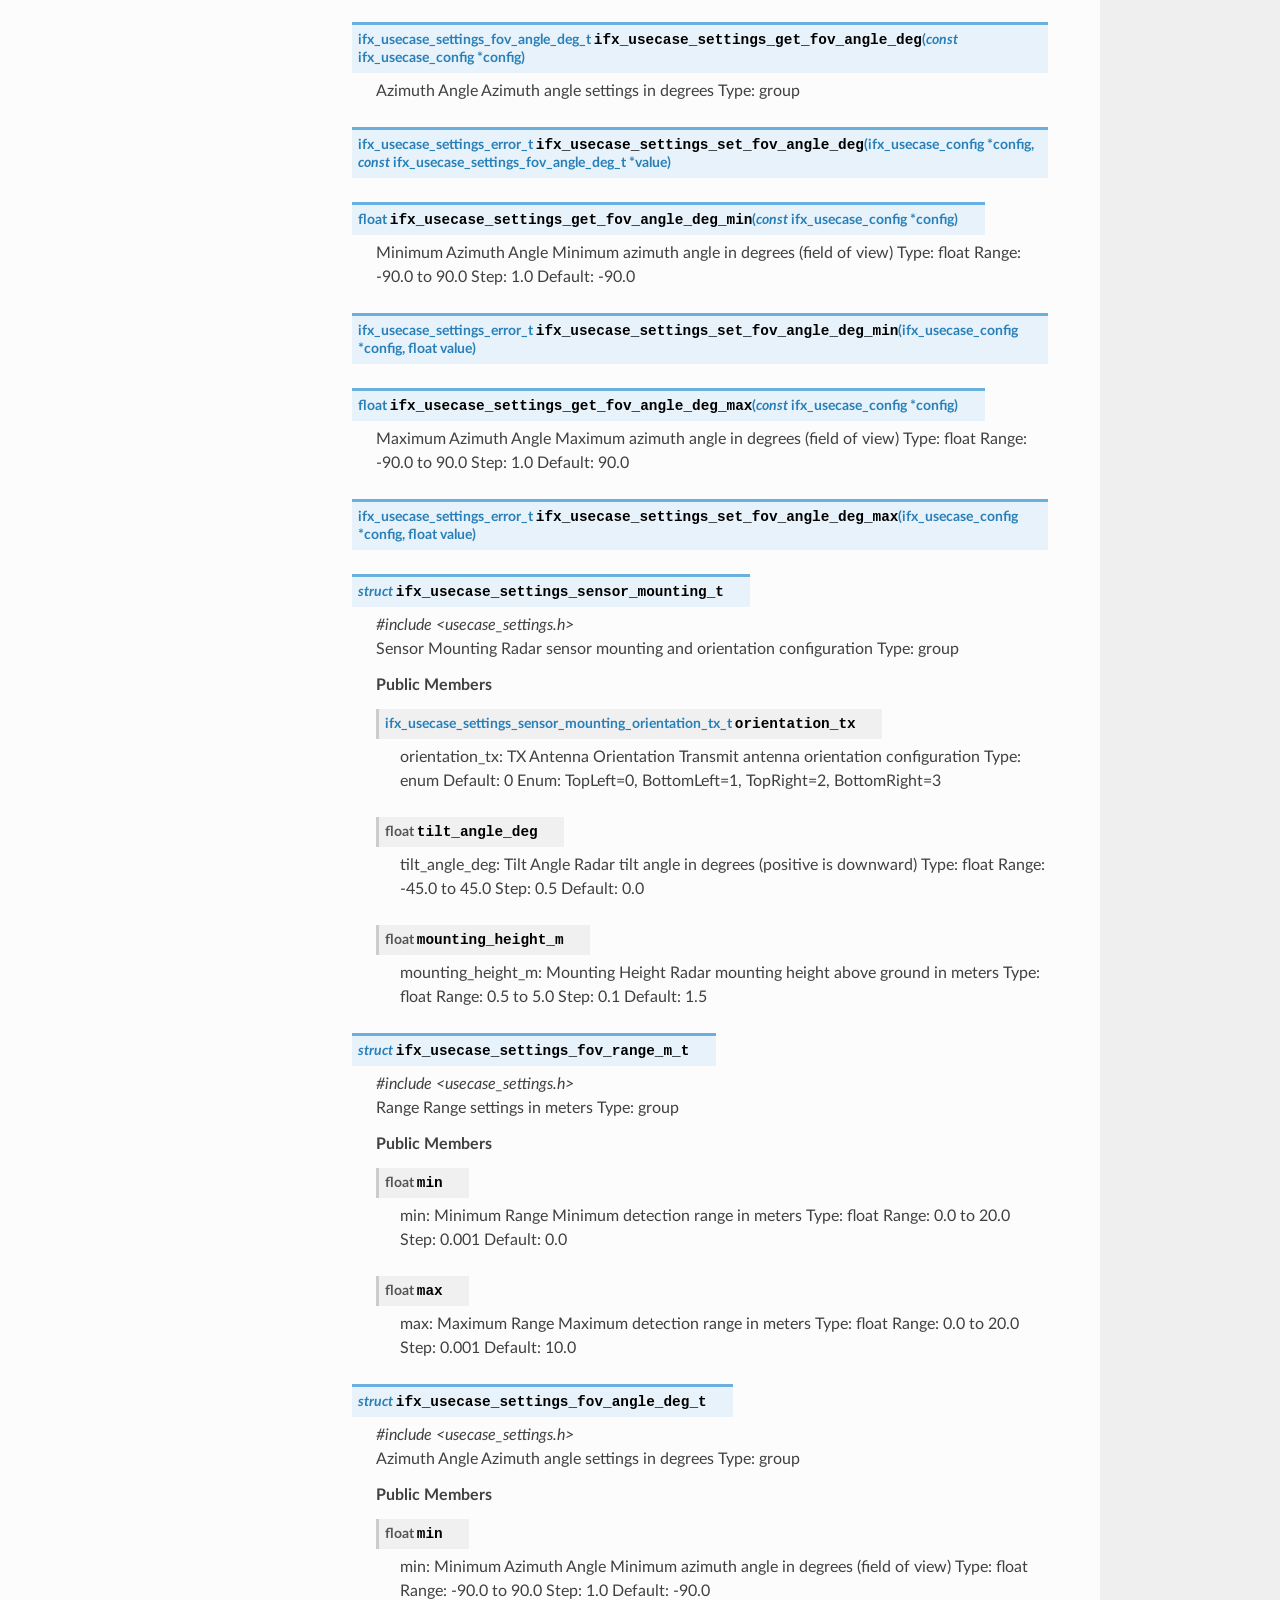
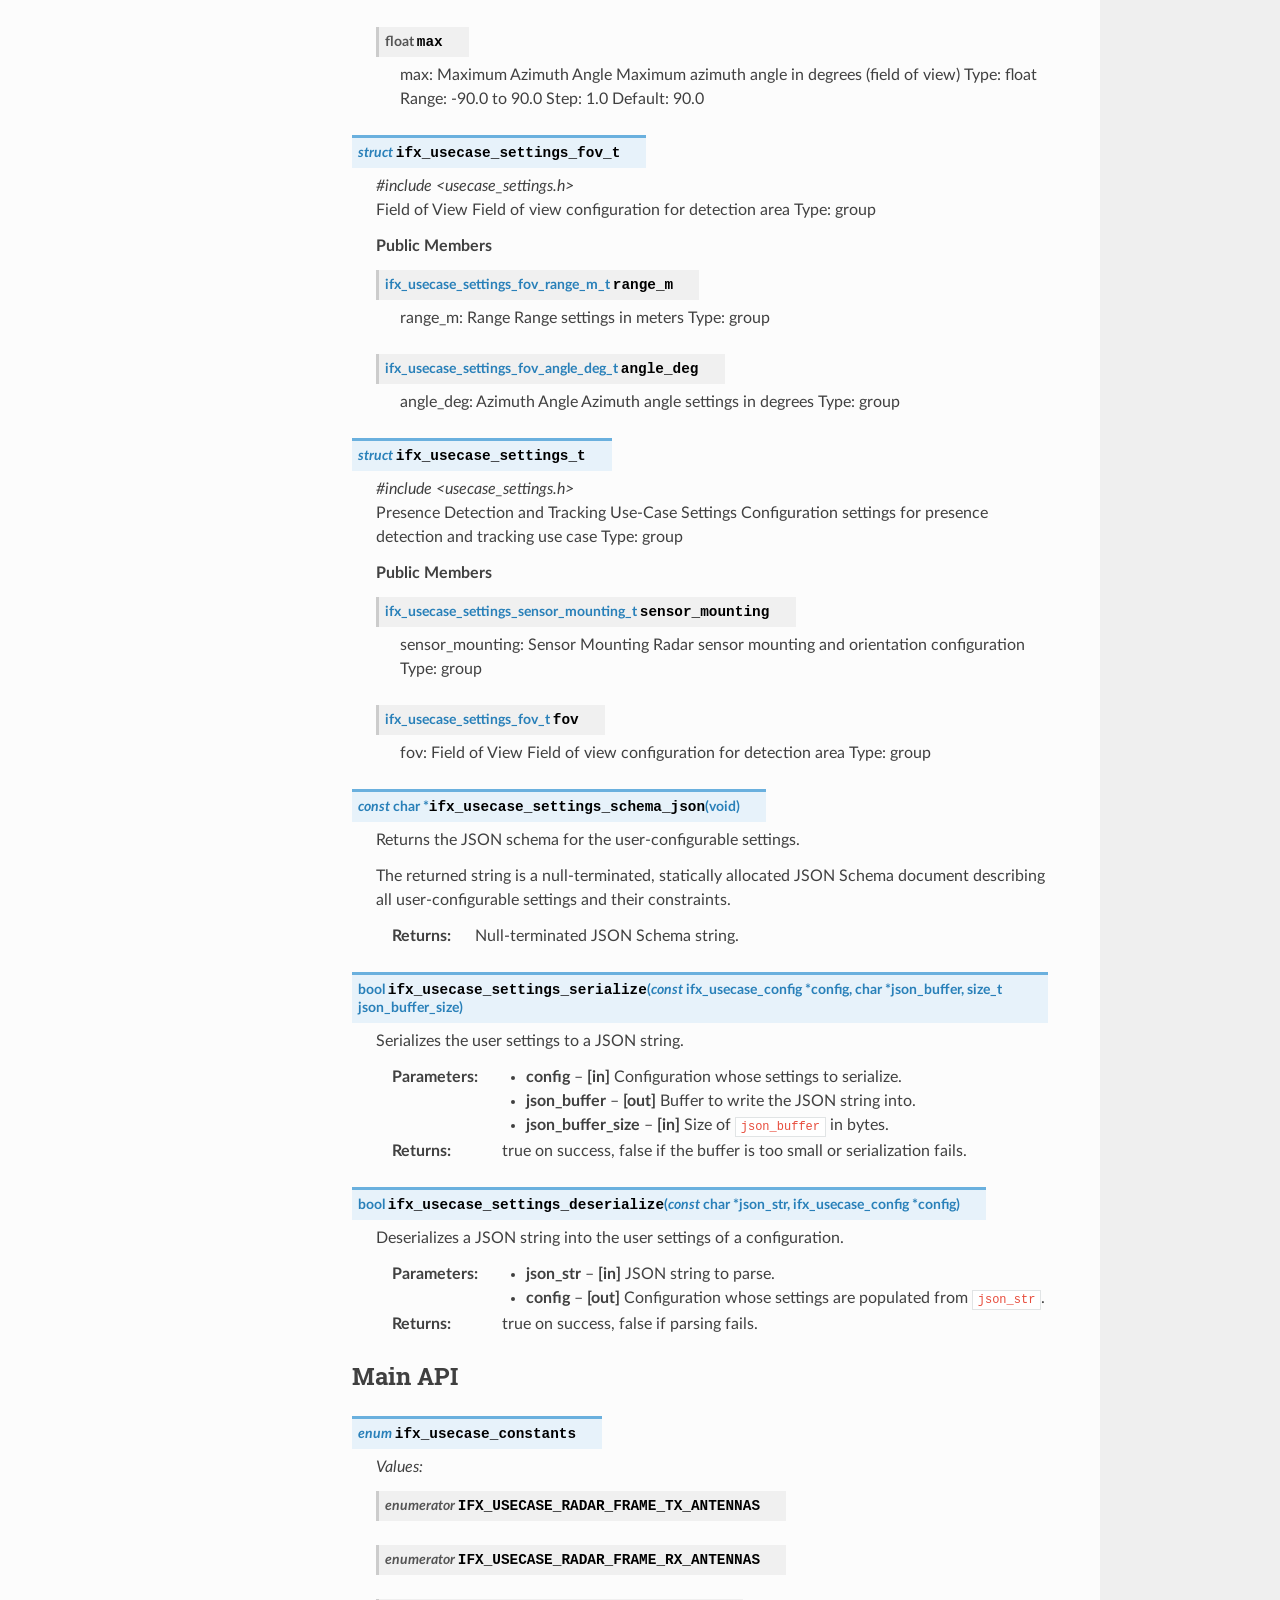
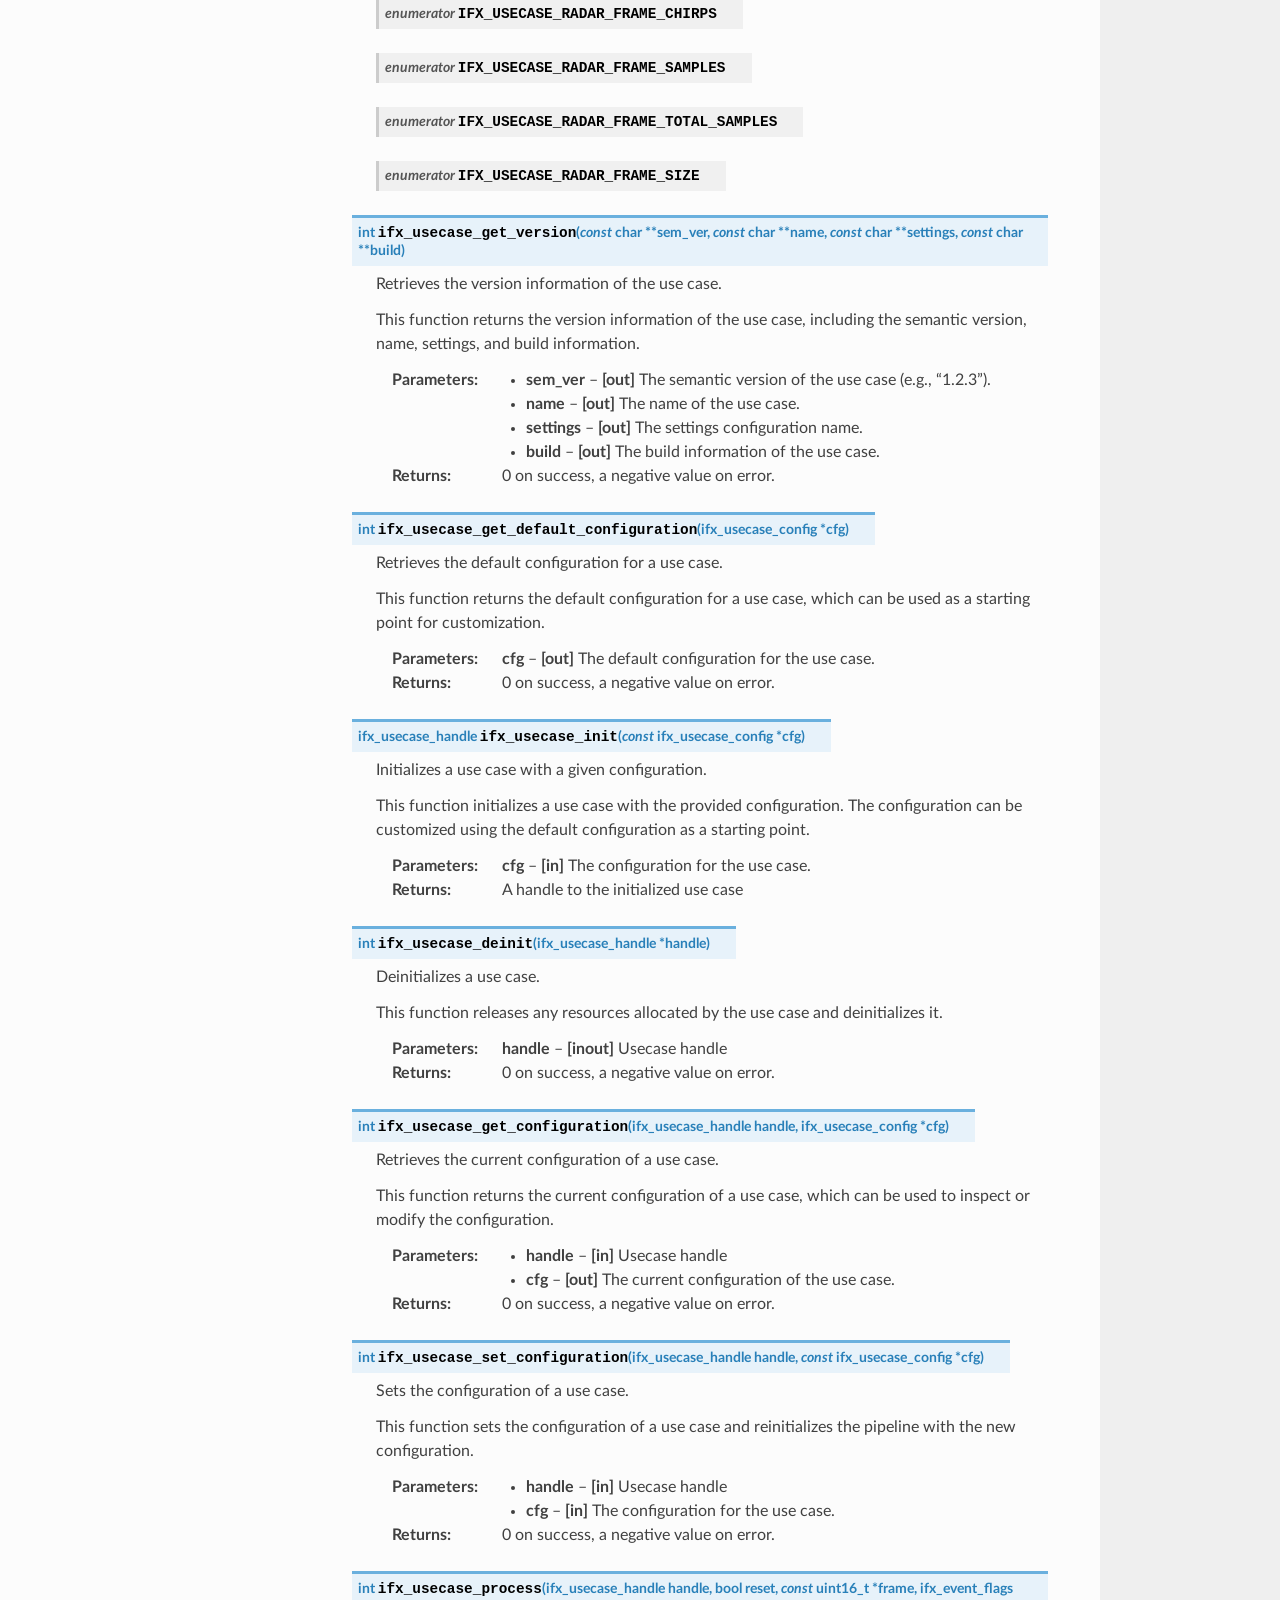
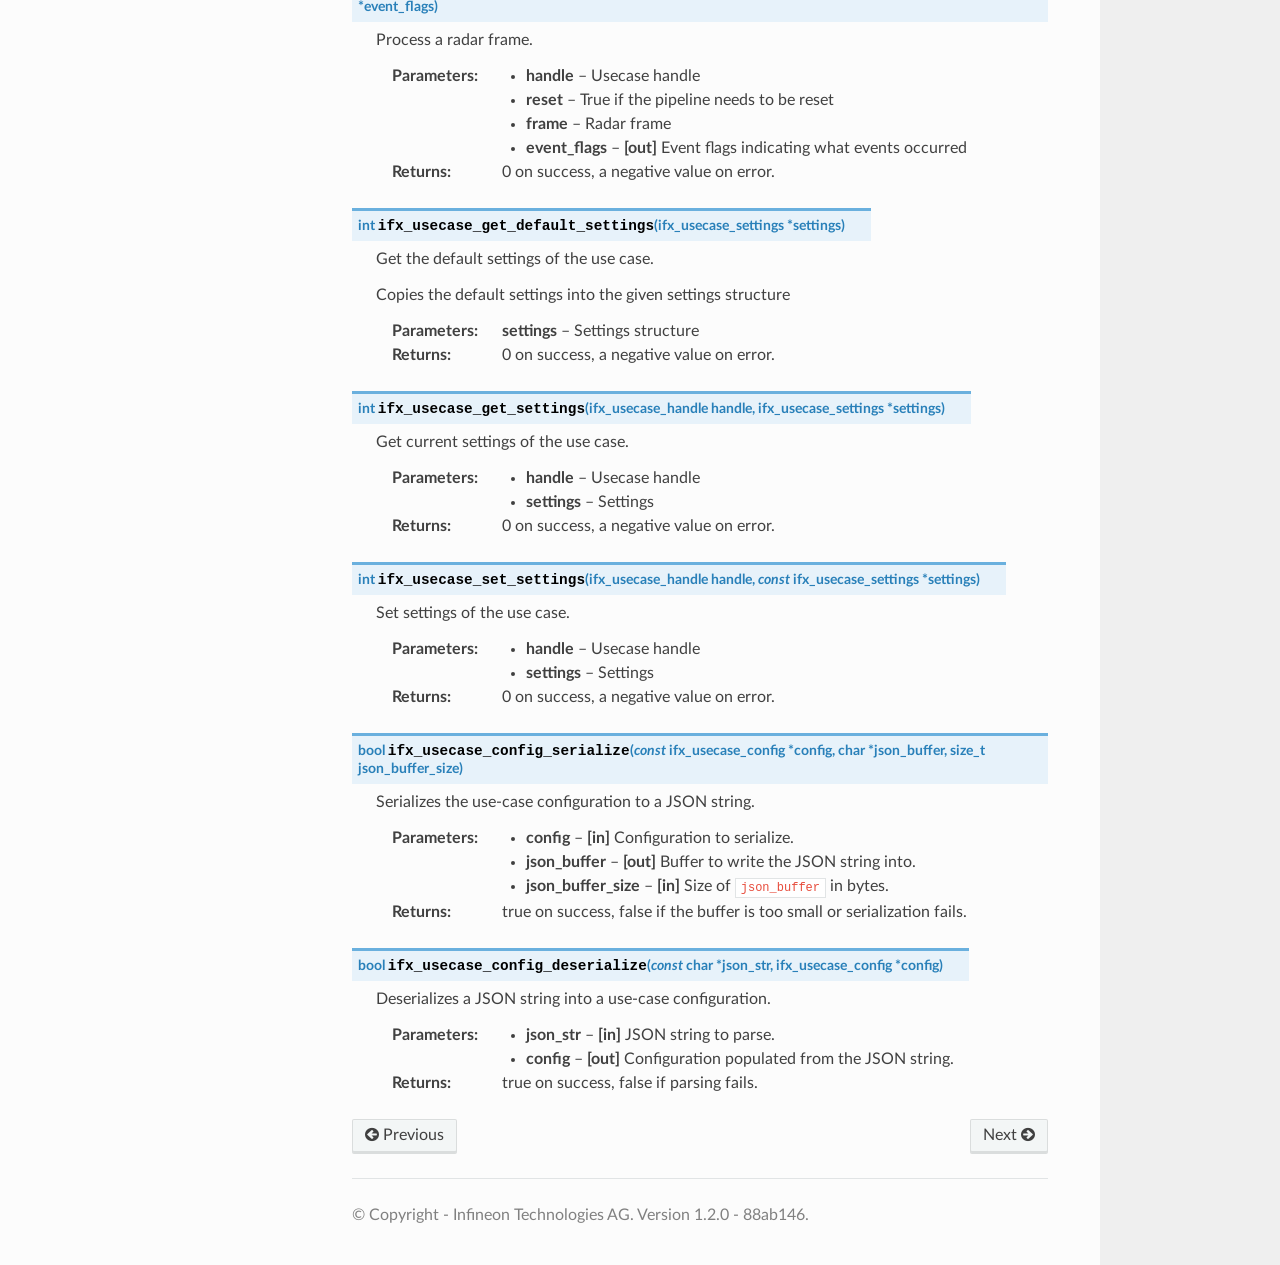
<file: docs/algo/api.html>
<!DOCTYPE html>
<html class="writer-html5" lang="en" data-content_root="../">
<head>
  <meta charset="utf-8" /><meta name="viewport" content="width=device-width, initial-scale=1" />

  <meta name="viewport" content="width=device-width, initial-scale=1.0" />
  <title>Use-Case API &mdash; Presence Detection and Tracking 1.2.0 documentation</title>
      <link rel="stylesheet" type="text/css" href="../_static/pygments.css?v=b86133f3" />
      <link rel="stylesheet" type="text/css" href="../_static/css/theme.css?v=9edc463e" />
      <link rel="stylesheet" type="text/css" href="../_static/css/style.css?v=97d60ecb" />

  
    <link rel="shortcut icon" href="../_static/favicon.ico"/>
      <script src="../_static/jquery.js?v=5d32c60e"></script>
      <script src="../_static/_sphinx_javascript_frameworks_compat.js?v=2cd50e6c"></script>
      <script src="../_static/documentation_options.js?v=84a24d03"></script>
      <script src="../_static/doctools.js?v=fd6eb6e6"></script>
      <script src="../_static/sphinx_highlight.js?v=6ffebe34"></script>
    <script src="../_static/js/theme.js"></script>
    <link rel="index" title="Index" href="../genindex.html" />
    <link rel="search" title="Search" href="../search.html" />
    <link rel="next" title="Going embedded" href="../embedded/index.html" />
    <link rel="prev" title="C-Wrapper API" href="wrapper.html" /> 
</head>

<body class="wy-body-for-nav"> 
  <div class="wy-grid-for-nav">
    <nav data-toggle="wy-nav-shift" class="wy-nav-side">
      <div class="wy-side-scroll">
        <div class="wy-side-nav-search" >

          
          
          <a href="../index.html" class="icon icon-home">
            Presence Detection and Tracking
              <img src="../_static/ifx-logo.png" class="logo" alt="Logo"/>
          </a>
<div role="search">
  <form id="rtd-search-form" class="wy-form" action="../search.html" method="get">
    <input type="text" name="q" placeholder="Search docs" aria-label="Search docs" />
    <input type="hidden" name="check_keywords" value="yes" />
    <input type="hidden" name="area" value="default" />
  </form>
</div>
        </div><div class="wy-menu wy-menu-vertical" data-spy="affix" role="navigation" aria-label="Navigation menu">
              <ul class="current">
<li class="toctree-l1"><a class="reference internal" href="../index.html">XENSIV™ CMOS Radar Presence Detection and Tracking</a></li>
<li class="toctree-l1 current"><a class="reference internal" href="index.html">Algorithm</a><ul class="current">
<li class="toctree-l2"><a class="reference internal" href="index.html#introduction">Introduction</a></li>
<li class="toctree-l2"><a class="reference internal" href="index.html#how-it-works">How It Works</a></li>
<li class="toctree-l2"><a class="reference internal" href="index.html#what-it-detects">What It Detects</a></li>
<li class="toctree-l2"><a class="reference internal" href="index.html#configuration">Configuration</a></li>
<li class="toctree-l2 current"><a class="reference internal" href="index.html#programming-interfaces">Programming Interfaces</a><ul class="current">
<li class="toctree-l3"><a class="reference internal" href="index.html#c-wrapper-api">C-Wrapper API</a></li>
<li class="toctree-l3 current"><a class="reference internal" href="index.html#use-case-api">Use-Case API</a><ul class="current">
<li class="toctree-l4"><a class="reference internal" href="wrapper.html">C-Wrapper API</a></li>
<li class="toctree-l4 current"><a class="current reference internal" href="#">Use-Case API</a></li>
</ul>
</li>
</ul>
</li>
</ul>
</li>
<li class="toctree-l1"><a class="reference internal" href="../embedded/index.html">Going embedded</a></li>
<li class="toctree-l1"><a class="reference internal" href="../known_issues.html">Known Limitations</a></li>
</ul>

        </div>
      </div>
    </nav>

    <section data-toggle="wy-nav-shift" class="wy-nav-content-wrap"><nav class="wy-nav-top" aria-label="Mobile navigation menu" >
          <i data-toggle="wy-nav-top" class="fa fa-bars"></i>
          <a href="../index.html">Presence Detection and Tracking</a>
      </nav>

      <div class="wy-nav-content">
        <div class="rst-content">
          <div role="navigation" aria-label="Page navigation">
  <ul class="wy-breadcrumbs">
      <li><a href="../index.html" class="icon icon-home" aria-label="Home"></a></li>
          <li class="breadcrumb-item"><a href="index.html">Algorithm</a></li>
      <li class="breadcrumb-item active">Use-Case API</li>
      <li class="wy-breadcrumbs-aside">
      </li>
  </ul>
  <hr/>
</div>
          <div role="main" class="document" itemscope="itemscope" itemtype="http://schema.org/Article">
           <div itemprop="articleBody">
             
  <section id="use-case-api">
<h1>Use-Case API<a class="headerlink" href="#use-case-api" title="Link to this heading"></a></h1>
<section id="example">
<h2>Example<a class="headerlink" href="#example" title="Link to this heading"></a></h2>
<p>The following pseudo-code example shows how to run the use-case library. Please refer to the
full embedded example how to receive radar frames on an embedded platform.</p>
<div class="highlight-c notranslate"><div class="highlight"><pre><span></span><span class="cm">/* Get default configuration. Optionally modify it before initializing. */</span>
<span class="n">ifx_usecase_config</span><span class="w"> </span><span class="n">config</span><span class="p">;</span>
<span class="n">ifx_usecase_get_default_configuration</span><span class="p">(</span><span class="o">&amp;</span><span class="n">config</span><span class="p">);</span>

<span class="cm">/* Optionally adjust user settings (e.g. mounting height) before init:  */</span>
<span class="cm">/* ifx_usecase_settings settings;                                        */</span>
<span class="cm">/* ifx_usecase_get_default_settings(&amp;settings);                          */</span>
<span class="cm">/* settings.sensor_mounting.mounting_height_m = 2.5f;                   */</span>
<span class="cm">/* ifx_usecase_settings_set_settings(&amp;config, &amp;settings);                */</span>

<span class="cm">/* Init use-case algorithm */</span>
<span class="n">ifx_usecase_handle</span><span class="w"> </span><span class="n">usecase_handle</span><span class="w"> </span><span class="o">=</span><span class="w"> </span><span class="n">ifx_usecase_init</span><span class="p">(</span><span class="o">&amp;</span><span class="n">config</span><span class="p">);</span>

<span class="kt">bool</span><span class="w"> </span><span class="n">reset</span><span class="w"> </span><span class="o">=</span><span class="w"> </span><span class="nb">false</span><span class="p">;</span><span class="w"> </span><span class="cm">/* set to true to reset the pipeline state on the next frame */</span>

<span class="k">for</span><span class="p">(;;)</span>
<span class="p">{</span>
<span class="w">    </span><span class="cm">/* wait for new radar frame */</span>
<span class="w">    </span><span class="k">const</span><span class="w"> </span><span class="kt">uint16_t</span><span class="o">*</span><span class="w"> </span><span class="n">radar_frame_data</span><span class="w"> </span><span class="o">=</span><span class="w"> </span><span class="p">...;</span>
<span class="w">    </span><span class="kt">uint32_t</span><span class="w"> </span><span class="n">timestamp_ms</span><span class="w"> </span><span class="o">=</span><span class="w"> </span><span class="p">...;</span>

<span class="w">    </span><span class="cm">/* run usecase with radar frame */</span>
<span class="w">    </span><span class="n">ifx_event_flags</span><span class="w"> </span><span class="n">event_flags</span><span class="w"> </span><span class="o">=</span><span class="w"> </span><span class="n">IFX_EVENT_FLAG_NONE</span><span class="p">;</span>
<span class="w">    </span><span class="n">ifx_usecase_process</span><span class="p">(</span><span class="n">usecase_handle</span><span class="p">,</span><span class="w"> </span><span class="n">reset</span><span class="p">,</span><span class="w"> </span><span class="n">radar_frame_data</span><span class="p">,</span><span class="w"> </span><span class="o">&amp;</span><span class="n">event_flags</span><span class="p">);</span>
<span class="w">    </span><span class="n">reset</span><span class="w"> </span><span class="o">=</span><span class="w"> </span><span class="nb">false</span><span class="p">;</span>

<span class="w">    </span><span class="cm">/* check for presence events */</span>
<span class="w">    </span><span class="k">const</span><span class="w"> </span><span class="n">ifx_presence_event</span><span class="o">*</span><span class="w"> </span><span class="n">presence_event</span><span class="w"> </span><span class="o">=</span><span class="w"> </span><span class="nb">NULL</span><span class="p">;</span>
<span class="w">    </span><span class="k">if</span><span class="p">(</span><span class="n">event_flags</span><span class="w"> </span><span class="o">&amp;</span><span class="w"> </span><span class="n">IFX_EVENT_FLAG_PRESENCE</span><span class="p">)</span>
<span class="w">    </span><span class="p">{</span>
<span class="w">        </span><span class="k">if</span><span class="p">(</span><span class="n">ifx_usecase_get_presence_event</span><span class="p">(</span><span class="n">usecase_handle</span><span class="p">,</span><span class="w"> </span><span class="o">&amp;</span><span class="n">presence_event</span><span class="p">)</span><span class="w"> </span><span class="o">&gt;=</span><span class="w"> </span><span class="mi">0</span><span class="p">)</span>
<span class="w">        </span><span class="p">{</span>
<span class="w">            </span><span class="cm">/* handle presence event */</span>
<span class="w">        </span><span class="p">}</span>
<span class="w">    </span><span class="p">}</span>

<span class="w">    </span><span class="cm">/* check for tracking events */</span>
<span class="w">    </span><span class="k">const</span><span class="w"> </span><span class="n">ifx_tracking_event</span><span class="o">*</span><span class="w"> </span><span class="n">tracking_events</span><span class="w"> </span><span class="o">=</span><span class="w"> </span><span class="nb">NULL</span><span class="p">;</span>
<span class="w">    </span><span class="kt">uint32_t</span><span class="w"> </span><span class="n">tracking_events_count</span><span class="w"> </span><span class="o">=</span><span class="w"> </span><span class="mi">0</span><span class="p">;</span>
<span class="w">    </span><span class="k">if</span><span class="p">(</span><span class="n">event_flags</span><span class="w"> </span><span class="o">&amp;</span><span class="w"> </span><span class="n">IFX_EVENT_FLAG_TRACKING</span><span class="p">)</span>
<span class="w">    </span><span class="p">{</span>
<span class="w">        </span><span class="k">if</span><span class="p">(</span><span class="n">ifx_usecase_get_tracking_events</span><span class="p">(</span><span class="n">usecase_handle</span><span class="p">,</span><span class="w"> </span><span class="o">&amp;</span><span class="n">tracking_events</span><span class="p">,</span><span class="w"> </span><span class="o">&amp;</span><span class="n">tracking_events_count</span><span class="p">)</span><span class="w"> </span><span class="o">&gt;=</span><span class="w"> </span><span class="mi">0</span><span class="p">)</span>
<span class="w">        </span><span class="p">{</span>
<span class="w">            </span><span class="cm">/* handle tracking events */</span>
<span class="w">        </span><span class="p">}</span>
<span class="w">    </span><span class="p">}</span>

<span class="w">    </span><span class="cm">/* check for detection events */</span>
<span class="w">    </span><span class="k">const</span><span class="w"> </span><span class="n">ifx_detection</span><span class="o">*</span><span class="w"> </span><span class="n">detections</span><span class="w"> </span><span class="o">=</span><span class="w"> </span><span class="nb">NULL</span><span class="p">;</span>
<span class="w">    </span><span class="kt">uint32_t</span><span class="w"> </span><span class="n">detections_count</span><span class="w"> </span><span class="o">=</span><span class="w"> </span><span class="mi">0</span><span class="p">;</span>
<span class="w">    </span><span class="k">if</span><span class="p">(</span><span class="n">event_flags</span><span class="w"> </span><span class="o">&amp;</span><span class="w"> </span><span class="n">IFX_EVENT_FLAG_DETECTIONS</span><span class="p">)</span>
<span class="w">    </span><span class="p">{</span>
<span class="w">        </span><span class="k">if</span><span class="p">(</span><span class="n">ifx_usecase_get_detections</span><span class="p">(</span><span class="n">usecase_handle</span><span class="p">,</span><span class="w"> </span><span class="o">&amp;</span><span class="n">detections</span><span class="p">,</span><span class="w"> </span><span class="o">&amp;</span><span class="n">detections_count</span><span class="p">)</span><span class="w"> </span><span class="o">&gt;=</span><span class="w"> </span><span class="mi">0</span><span class="p">)</span>
<span class="w">        </span><span class="p">{</span>
<span class="w">            </span><span class="cm">/* handle detection events */</span>
<span class="w">        </span><span class="p">}</span>
<span class="w">    </span><span class="p">}</span>

<span class="w">    </span><span class="cm">/* serialize all raised events as a JSONL line into a buffer */</span>
<span class="w">    </span><span class="kt">char</span><span class="w"> </span><span class="n">json_buffer</span><span class="p">[</span><span class="mi">1024</span><span class="p">];</span>
<span class="w">    </span><span class="n">ifx_print_event</span><span class="p">(</span><span class="n">json_buffer</span><span class="p">,</span><span class="w"> </span><span class="k">sizeof</span><span class="p">(</span><span class="n">json_buffer</span><span class="p">),</span><span class="w"> </span><span class="n">usecase_handle</span><span class="p">,</span><span class="w"> </span><span class="n">event_flags</span><span class="p">,</span><span class="w"> </span><span class="n">timestamp_ms</span><span class="p">);</span>
<span class="p">}</span>

<span class="cm">/* de-initialize the library */</span>
<span class="n">ifx_usecase_deinit</span><span class="p">(</span><span class="o">&amp;</span><span class="n">usecase_handle</span><span class="p">);</span>
</pre></div>
</div>
</section>
<section id="types">
<h2>Types<a class="headerlink" href="#types" title="Link to this heading"></a></h2>
<dl class="cpp type">
<dt class="sig sig-object cpp" id="_CPPv418ifx_usecase_handle">
<span id="_CPPv318ifx_usecase_handle"></span><span id="_CPPv218ifx_usecase_handle"></span><span id="ifx_usecase_handle"></span><span class="target" id="usecase__types_8h_1a4fe07cea21c3cc57fa73c8b9238e364f"></span><span class="k"><span class="pre">typedef</span></span><span class="w"> </span><span class="k"><span class="pre">struct</span></span><span class="w"> </span><span class="n"><span class="pre">ifx_usecase</span></span><span class="w"> </span><span class="p"><span class="pre">*</span></span><span class="sig-name descname"><span class="n"><span class="pre">ifx_usecase_handle</span></span></span><a class="headerlink" href="#_CPPv418ifx_usecase_handle" title="Link to this definition"></a><br /></dt>
<dd></dd></dl>

<dl class="cpp type">
<dt class="sig sig-object cpp" id="_CPPv418ifx_usecase_config">
<span id="_CPPv318ifx_usecase_config"></span><span id="_CPPv218ifx_usecase_config"></span><span id="ifx_usecase_config"></span><span class="target" id="usecase__types_8h_1a130e16778cd3594af013f4a0c14d6f17"></span><span class="k"><span class="pre">typedef</span></span><span class="w"> </span><span class="n"><span class="pre">ifx_var_config_t</span></span><span class="w"> </span><span class="sig-name descname"><span class="n"><span class="pre">ifx_usecase_config</span></span></span><a class="headerlink" href="#_CPPv418ifx_usecase_config" title="Link to this definition"></a><br /></dt>
<dd></dd></dl>

</section>
<section id="events">
<h2>Events<a class="headerlink" href="#events" title="Link to this heading"></a></h2>
<div class="breathe-sectiondef docutils container">
<p class="breathe-sectiondef-title rubric" id="breathe-section-title-enums">Enums</p>
<dl class="cpp enum">
<dt class="sig sig-object cpp" id="_CPPv418ifx_detection_type">
<span id="_CPPv318ifx_detection_type"></span><span id="_CPPv218ifx_detection_type"></span><span class="target" id="usecase__events_8h_1af06dc5886188b76d5af54a2e9b3316c9"></span><span class="k"><span class="pre">enum</span></span><span class="w"> </span><span class="sig-name descname"><span class="n"><span class="pre">ifx_detection_type</span></span></span><a class="headerlink" href="#_CPPv418ifx_detection_type" title="Link to this definition"></a><br /></dt>
<dd><p><em>Values:</em></p>
<dl class="cpp enumerator">
<dt class="sig sig-object cpp" id="_CPPv4N18ifx_detection_type27IFX_DETECTION_TYPE_CW_MACROE">
<span id="_CPPv3N18ifx_detection_type27IFX_DETECTION_TYPE_CW_MACROE"></span><span id="_CPPv2N18ifx_detection_type27IFX_DETECTION_TYPE_CW_MACROE"></span><span class="target" id="usecase__events_8h_1af06dc5886188b76d5af54a2e9b3316c9a45610f77126dbc6447f25dd964c1868c"></span><span class="k"><span class="pre">enumerator</span></span><span class="w"> </span><span class="sig-name descname"><span class="n"><span class="pre">IFX_DETECTION_TYPE_CW_MACRO</span></span></span><a class="headerlink" href="#_CPPv4N18ifx_detection_type27IFX_DETECTION_TYPE_CW_MACROE" title="Link to this definition"></a><br /></dt>
<dd></dd></dl>

<dl class="cpp enumerator">
<dt class="sig sig-object cpp" id="_CPPv4N18ifx_detection_type27IFX_DETECTION_TYPE_CW_MICROE">
<span id="_CPPv3N18ifx_detection_type27IFX_DETECTION_TYPE_CW_MICROE"></span><span id="_CPPv2N18ifx_detection_type27IFX_DETECTION_TYPE_CW_MICROE"></span><span class="target" id="usecase__events_8h_1af06dc5886188b76d5af54a2e9b3316c9a32ec4a62f5b0edaf19ac6ccd99edeaed"></span><span class="k"><span class="pre">enumerator</span></span><span class="w"> </span><span class="sig-name descname"><span class="n"><span class="pre">IFX_DETECTION_TYPE_CW_MICRO</span></span></span><a class="headerlink" href="#_CPPv4N18ifx_detection_type27IFX_DETECTION_TYPE_CW_MICROE" title="Link to this definition"></a><br /></dt>
<dd></dd></dl>

<dl class="cpp enumerator">
<dt class="sig sig-object cpp" id="_CPPv4N18ifx_detection_type28IFX_DETECTION_TYPE_CW_STATICE">
<span id="_CPPv3N18ifx_detection_type28IFX_DETECTION_TYPE_CW_STATICE"></span><span id="_CPPv2N18ifx_detection_type28IFX_DETECTION_TYPE_CW_STATICE"></span><span class="target" id="usecase__events_8h_1af06dc5886188b76d5af54a2e9b3316c9aee0c94a3c2202a6cc43339546d995fbd"></span><span class="k"><span class="pre">enumerator</span></span><span class="w"> </span><span class="sig-name descname"><span class="n"><span class="pre">IFX_DETECTION_TYPE_CW_STATIC</span></span></span><a class="headerlink" href="#_CPPv4N18ifx_detection_type28IFX_DETECTION_TYPE_CW_STATICE" title="Link to this definition"></a><br /></dt>
<dd></dd></dl>

</dd></dl>

</div>
<div class="breathe-sectiondef docutils container">
<p class="breathe-sectiondef-title rubric" id="breathe-section-title-functions">Functions</p>
<dl class="cpp function">
<dt class="sig sig-object cpp" id="_CPPv426ifx_usecase_get_detections18ifx_usecase_handlePPK13ifx_detectionP8uint32_t">
<span id="_CPPv326ifx_usecase_get_detections18ifx_usecase_handlePPK13ifx_detectionP8uint32_t"></span><span id="_CPPv226ifx_usecase_get_detections18ifx_usecase_handlePPK13ifx_detectionP8uint32_t"></span><span id="ifx_usecase_get_detections__ifx_usecase_handle.ifx_detectionCPP.uint32_tP"></span><span class="target" id="usecase__events_8h_1ac9044dd3bd78be0697d15b8de9710889"></span><span class="kt"><span class="pre">int</span></span><span class="w"> </span><span class="sig-name descname"><span class="n"><span class="pre">ifx_usecase_get_detections</span></span></span><span class="sig-paren">(</span><a class="reference internal" href="#_CPPv418ifx_usecase_handle" title="ifx_usecase_handle"><span class="n"><span class="pre">ifx_usecase_handle</span></span></a><span class="w"> </span><span class="n sig-param"><span class="pre">handle</span></span>, <span class="k"><span class="pre">const</span></span><span class="w"> </span><a class="reference internal" href="#_CPPv413ifx_detection" title="ifx_detection"><span class="n"><span class="pre">ifx_detection</span></span></a><span class="w"> </span><span class="p"><span class="pre">*</span></span><span class="p"><span class="pre">*</span></span><span class="n sig-param"><span class="pre">detections</span></span>, <span class="n"><span class="pre">uint32_t</span></span><span class="w"> </span><span class="p"><span class="pre">*</span></span><span class="n sig-param"><span class="pre">detections_count</span></span><span class="sig-paren">)</span><a class="headerlink" href="#_CPPv426ifx_usecase_get_detections18ifx_usecase_handlePPK13ifx_detectionP8uint32_t" title="Link to this definition"></a><br /></dt>
<dd><p>Gets a pointer to a list of detection events. </p>
<p><div class="admonition seealso">
<p class="admonition-title">See also</p>
<p><a class="reference internal" href="#structifx__detection"><span class="std std-ref">ifx_detection</span></a></p>
</div>
</p>
<div class="admonition note">
<p class="admonition-title">Note</p>
<p>The event is only valid until the next call to ifx_usecase_process. </p>
</div>
<dl class="field-list simple">
<dt class="field-odd">Parameters<span class="colon">:</span></dt>
<dd class="field-odd"><ul class="simple">
<li><p><strong>handle</strong> – Usecase handle </p></li>
<li><p><strong>detections</strong> – <strong>[out]</strong> A pointer to a pointer of type <a class="reference internal" href="#structifx__detection"><span class="std std-ref">ifx_detection</span></a>, which will point to the internal retrieved detection event structure. </p></li>
<li><p><strong>detections_count</strong> – <strong>[out]</strong> Number of detections returned through detections pointer. </p></li>
</ul>
</dd>
<dt class="field-even">Returns<span class="colon">:</span></dt>
<dd class="field-even"><p>0 on success, a negative value on error. </p>
</dd>
</dl>
</dd></dl>

<dl class="cpp function">
<dt class="sig sig-object cpp" id="_CPPv430ifx_usecase_get_presence_event18ifx_usecase_handlePPK18ifx_presence_event">
<span id="_CPPv330ifx_usecase_get_presence_event18ifx_usecase_handlePPK18ifx_presence_event"></span><span id="_CPPv230ifx_usecase_get_presence_event18ifx_usecase_handlePPK18ifx_presence_event"></span><span id="ifx_usecase_get_presence_event__ifx_usecase_handle.ifx_presence_eventCPP"></span><span class="target" id="usecase__events_8h_1ad50cd19d85c4640602b811b8641ba40f"></span><span class="kt"><span class="pre">int</span></span><span class="w"> </span><span class="sig-name descname"><span class="n"><span class="pre">ifx_usecase_get_presence_event</span></span></span><span class="sig-paren">(</span><a class="reference internal" href="#_CPPv418ifx_usecase_handle" title="ifx_usecase_handle"><span class="n"><span class="pre">ifx_usecase_handle</span></span></a><span class="w"> </span><span class="n sig-param"><span class="pre">handle</span></span>, <span class="k"><span class="pre">const</span></span><span class="w"> </span><a class="reference internal" href="#_CPPv418ifx_presence_event" title="ifx_presence_event"><span class="n"><span class="pre">ifx_presence_event</span></span></a><span class="w"> </span><span class="p"><span class="pre">*</span></span><span class="p"><span class="pre">*</span></span><span class="n sig-param"><span class="pre">presence_event</span></span><span class="sig-paren">)</span><a class="headerlink" href="#_CPPv430ifx_usecase_get_presence_event18ifx_usecase_handlePPK18ifx_presence_event" title="Link to this definition"></a><br /></dt>
<dd><p>Gets a pointer to the presence event. </p>
<p><div class="admonition seealso">
<p class="admonition-title">See also</p>
<p><a class="reference internal" href="#structifx__presence__event"><span class="std std-ref">ifx_presence_event</span></a></p>
</div>
</p>
<div class="admonition note">
<p class="admonition-title">Note</p>
<p>The event is only valid until the next call to ifx_usecase_process.</p>
</div>
<dl class="field-list simple">
<dt class="field-odd">Parameters<span class="colon">:</span></dt>
<dd class="field-odd"><ul class="simple">
<li><p><strong>handle</strong> – Usecase handle </p></li>
<li><p><strong>presence_event</strong> – <strong>[out]</strong> A pointer to a pointer of type <a class="reference internal" href="#structifx__presence__event"><span class="std std-ref">ifx_presence_event</span></a>, which will point to the internal retrieved presence event structure. </p></li>
</ul>
</dd>
<dt class="field-even">Returns<span class="colon">:</span></dt>
<dd class="field-even"><p>0 on success, a negative value on error. </p>
</dd>
</dl>
</dd></dl>

<dl class="cpp function">
<dt class="sig sig-object cpp" id="_CPPv431ifx_usecase_get_tracking_events18ifx_usecase_handlePPK18ifx_tracking_eventP8uint32_t">
<span id="_CPPv331ifx_usecase_get_tracking_events18ifx_usecase_handlePPK18ifx_tracking_eventP8uint32_t"></span><span id="_CPPv231ifx_usecase_get_tracking_events18ifx_usecase_handlePPK18ifx_tracking_eventP8uint32_t"></span><span id="ifx_usecase_get_tracking_events__ifx_usecase_handle.ifx_tracking_eventCPP.uint32_tP"></span><span class="target" id="usecase__events_8h_1af42455100263ca178a0c31d3b891dfcd"></span><span class="kt"><span class="pre">int</span></span><span class="w"> </span><span class="sig-name descname"><span class="n"><span class="pre">ifx_usecase_get_tracking_events</span></span></span><span class="sig-paren">(</span><a class="reference internal" href="#_CPPv418ifx_usecase_handle" title="ifx_usecase_handle"><span class="n"><span class="pre">ifx_usecase_handle</span></span></a><span class="w"> </span><span class="n sig-param"><span class="pre">handle</span></span>, <span class="k"><span class="pre">const</span></span><span class="w"> </span><a class="reference internal" href="#_CPPv418ifx_tracking_event" title="ifx_tracking_event"><span class="n"><span class="pre">ifx_tracking_event</span></span></a><span class="w"> </span><span class="p"><span class="pre">*</span></span><span class="p"><span class="pre">*</span></span><span class="n sig-param"><span class="pre">tracking_events</span></span>, <span class="n"><span class="pre">uint32_t</span></span><span class="w"> </span><span class="p"><span class="pre">*</span></span><span class="n sig-param"><span class="pre">tracking_events_count</span></span><span class="sig-paren">)</span><a class="headerlink" href="#_CPPv431ifx_usecase_get_tracking_events18ifx_usecase_handlePPK18ifx_tracking_eventP8uint32_t" title="Link to this definition"></a><br /></dt>
<dd><p>Gets a pointer to a list of tracking events. </p>
<p><div class="admonition seealso">
<p class="admonition-title">See also</p>
<p><a class="reference internal" href="#structifx__tracking__event"><span class="std std-ref">ifx_tracking_event</span></a></p>
</div>
</p>
<div class="admonition note">
<p class="admonition-title">Note</p>
<p>The event is only valid until the next call to ifx_usecase_process.</p>
</div>
<dl class="field-list simple">
<dt class="field-odd">Parameters<span class="colon">:</span></dt>
<dd class="field-odd"><ul class="simple">
<li><p><strong>handle</strong> – Usecase handle </p></li>
<li><p><strong>tracking_events</strong> – <strong>[out]</strong> A pointer to a pointer of type <a class="reference internal" href="#structifx__tracking__event"><span class="std std-ref">ifx_tracking_event</span></a>, which will point to the internal retrieved tracking event structure. </p></li>
<li><p><strong>tracking_events_count</strong> – <strong>[out]</strong> Number of events returned through tracking_events pointer. </p></li>
</ul>
</dd>
<dt class="field-even">Returns<span class="colon">:</span></dt>
<dd class="field-even"><p>0 on success, a negative value on error. </p>
</dd>
</dl>
</dd></dl>

</div>
<dl class="cpp struct">
<dt class="sig sig-object cpp" id="_CPPv418ifx_tracking_event">
<span id="_CPPv318ifx_tracking_event"></span><span id="_CPPv218ifx_tracking_event"></span><span id="ifx_tracking_event"></span><span class="target" id="structifx__tracking__event"></span><span class="k"><span class="pre">struct</span></span><span class="w"> </span><span class="sig-name descname"><span class="n"><span class="pre">ifx_tracking_event</span></span></span><a class="headerlink" href="#_CPPv418ifx_tracking_event" title="Link to this definition"></a><br /></dt>
<dd><div class="docutils container">
<em>#include &lt;usecase_events.h&gt;</em></div>
<div class="breathe-sectiondef docutils container">
<p class="breathe-sectiondef-title rubric" id="breathe-section-title-public-members">Public Members</p>
<dl class="cpp var">
<dt class="sig sig-object cpp" id="_CPPv4N18ifx_tracking_event5rangeE">
<span id="_CPPv3N18ifx_tracking_event5rangeE"></span><span id="_CPPv2N18ifx_tracking_event5rangeE"></span><span id="ifx_tracking_event::range__float"></span><span class="target" id="structifx__tracking__event_1a3930d1e8af0848833f4de0e0e9517dca"></span><span class="kt"><span class="pre">float</span></span><span class="w"> </span><span class="sig-name descname"><span class="n"><span class="pre">range</span></span></span><a class="headerlink" href="#_CPPv4N18ifx_tracking_event5rangeE" title="Link to this definition"></a><br /></dt>
<dd></dd></dl>

<dl class="cpp var">
<dt class="sig sig-object cpp" id="_CPPv4N18ifx_tracking_event7azimuthE">
<span id="_CPPv3N18ifx_tracking_event7azimuthE"></span><span id="_CPPv2N18ifx_tracking_event7azimuthE"></span><span id="ifx_tracking_event::azimuth__float"></span><span class="target" id="structifx__tracking__event_1a01b03ebfa7d0a95760e743f611fecbc5"></span><span class="kt"><span class="pre">float</span></span><span class="w"> </span><span class="sig-name descname"><span class="n"><span class="pre">azimuth</span></span></span><a class="headerlink" href="#_CPPv4N18ifx_tracking_event7azimuthE" title="Link to this definition"></a><br /></dt>
<dd></dd></dl>

<dl class="cpp var">
<dt class="sig sig-object cpp" id="_CPPv4N18ifx_tracking_event9elevationE">
<span id="_CPPv3N18ifx_tracking_event9elevationE"></span><span id="_CPPv2N18ifx_tracking_event9elevationE"></span><span id="ifx_tracking_event::elevation__float"></span><span class="target" id="structifx__tracking__event_1a1c921d7f2f6a29b15d709c49d2df1797"></span><span class="kt"><span class="pre">float</span></span><span class="w"> </span><span class="sig-name descname"><span class="n"><span class="pre">elevation</span></span></span><a class="headerlink" href="#_CPPv4N18ifx_tracking_event9elevationE" title="Link to this definition"></a><br /></dt>
<dd></dd></dl>

<dl class="cpp var">
<dt class="sig sig-object cpp" id="_CPPv4N18ifx_tracking_event5speedE">
<span id="_CPPv3N18ifx_tracking_event5speedE"></span><span id="_CPPv2N18ifx_tracking_event5speedE"></span><span id="ifx_tracking_event::speed__float"></span><span class="target" id="structifx__tracking__event_1a7f7e4724cf57d59513b39c5ecc81adc8"></span><span class="kt"><span class="pre">float</span></span><span class="w"> </span><span class="sig-name descname"><span class="n"><span class="pre">speed</span></span></span><a class="headerlink" href="#_CPPv4N18ifx_tracking_event5speedE" title="Link to this definition"></a><br /></dt>
<dd></dd></dl>

<dl class="cpp var">
<dt class="sig sig-object cpp" id="_CPPv4N18ifx_tracking_event7dopplerE">
<span id="_CPPv3N18ifx_tracking_event7dopplerE"></span><span id="_CPPv2N18ifx_tracking_event7dopplerE"></span><span id="ifx_tracking_event::doppler__float"></span><span class="target" id="structifx__tracking__event_1a8cb5504a6b49c04105d1e4a31d56de7e"></span><span class="kt"><span class="pre">float</span></span><span class="w"> </span><span class="sig-name descname"><span class="n"><span class="pre">doppler</span></span></span><a class="headerlink" href="#_CPPv4N18ifx_tracking_event7dopplerE" title="Link to this definition"></a><br /></dt>
<dd></dd></dl>

<dl class="cpp var">
<dt class="sig sig-object cpp" id="_CPPv4N18ifx_tracking_event8activityE">
<span id="_CPPv3N18ifx_tracking_event8activityE"></span><span id="_CPPv2N18ifx_tracking_event8activityE"></span><span id="ifx_tracking_event::activity__float"></span><span class="target" id="structifx__tracking__event_1a4c4db87697fe86d7a366ef05e30426ab"></span><span class="kt"><span class="pre">float</span></span><span class="w"> </span><span class="sig-name descname"><span class="n"><span class="pre">activity</span></span></span><a class="headerlink" href="#_CPPv4N18ifx_tracking_event8activityE" title="Link to this definition"></a><br /></dt>
<dd></dd></dl>

<dl class="cpp var">
<dt class="sig sig-object cpp" id="_CPPv4N18ifx_tracking_event9is_staticE">
<span id="_CPPv3N18ifx_tracking_event9is_staticE"></span><span id="_CPPv2N18ifx_tracking_event9is_staticE"></span><span id="ifx_tracking_event::is_static__b"></span><span class="target" id="structifx__tracking__event_1a304fbadb59a0f16927a48adfff3dd25f"></span><span class="kt"><span class="pre">bool</span></span><span class="w"> </span><span class="sig-name descname"><span class="n"><span class="pre">is_static</span></span></span><a class="headerlink" href="#_CPPv4N18ifx_tracking_event9is_staticE" title="Link to this definition"></a><br /></dt>
<dd></dd></dl>

<dl class="cpp var">
<dt class="sig sig-object cpp" id="_CPPv4N18ifx_tracking_event2idE">
<span id="_CPPv3N18ifx_tracking_event2idE"></span><span id="_CPPv2N18ifx_tracking_event2idE"></span><span id="ifx_tracking_event::id__uint32_t"></span><span class="target" id="structifx__tracking__event_1abaabdc509cdaba7df9f56c6c76f3ae19"></span><span class="n"><span class="pre">uint32_t</span></span><span class="w"> </span><span class="sig-name descname"><span class="n"><span class="pre">id</span></span></span><a class="headerlink" href="#_CPPv4N18ifx_tracking_event2idE" title="Link to this definition"></a><br /></dt>
<dd></dd></dl>

<dl class="cpp var">
<dt class="sig sig-object cpp" id="_CPPv4N18ifx_tracking_event10confidenceE">
<span id="_CPPv3N18ifx_tracking_event10confidenceE"></span><span id="_CPPv2N18ifx_tracking_event10confidenceE"></span><span id="ifx_tracking_event::confidence__float"></span><span class="target" id="structifx__tracking__event_1a058b8558da894ebfbef73d1a9b57deaa"></span><span class="kt"><span class="pre">float</span></span><span class="w"> </span><span class="sig-name descname"><span class="n"><span class="pre">confidence</span></span></span><a class="headerlink" href="#_CPPv4N18ifx_tracking_event10confidenceE" title="Link to this definition"></a><br /></dt>
<dd></dd></dl>

</div>
</dd></dl>

<dl class="cpp struct">
<dt class="sig sig-object cpp" id="_CPPv413ifx_detection">
<span id="_CPPv313ifx_detection"></span><span id="_CPPv213ifx_detection"></span><span id="ifx_detection"></span><span class="target" id="structifx__detection"></span><span class="k"><span class="pre">struct</span></span><span class="w"> </span><span class="sig-name descname"><span class="n"><span class="pre">ifx_detection</span></span></span><a class="headerlink" href="#_CPPv413ifx_detection" title="Link to this definition"></a><br /></dt>
<dd><div class="docutils container">
<em>#include &lt;usecase_events.h&gt;</em></div>
<div class="breathe-sectiondef docutils container">
<p class="breathe-sectiondef-title rubric" id="breathe-section-title-public-members">Public Members</p>
<dl class="cpp var">
<dt class="sig sig-object cpp" id="_CPPv4N13ifx_detection5rangeE">
<span id="_CPPv3N13ifx_detection5rangeE"></span><span id="_CPPv2N13ifx_detection5rangeE"></span><span id="ifx_detection::range__float"></span><span class="target" id="structifx__detection_1a3930d1e8af0848833f4de0e0e9517dca"></span><span class="kt"><span class="pre">float</span></span><span class="w"> </span><span class="sig-name descname"><span class="n"><span class="pre">range</span></span></span><a class="headerlink" href="#_CPPv4N13ifx_detection5rangeE" title="Link to this definition"></a><br /></dt>
<dd></dd></dl>

<dl class="cpp var">
<dt class="sig sig-object cpp" id="_CPPv4N13ifx_detection7azimuthE">
<span id="_CPPv3N13ifx_detection7azimuthE"></span><span id="_CPPv2N13ifx_detection7azimuthE"></span><span id="ifx_detection::azimuth__float"></span><span class="target" id="structifx__detection_1a01b03ebfa7d0a95760e743f611fecbc5"></span><span class="kt"><span class="pre">float</span></span><span class="w"> </span><span class="sig-name descname"><span class="n"><span class="pre">azimuth</span></span></span><a class="headerlink" href="#_CPPv4N13ifx_detection7azimuthE" title="Link to this definition"></a><br /></dt>
<dd></dd></dl>

<dl class="cpp var">
<dt class="sig sig-object cpp" id="_CPPv4N13ifx_detection9elevationE">
<span id="_CPPv3N13ifx_detection9elevationE"></span><span id="_CPPv2N13ifx_detection9elevationE"></span><span id="ifx_detection::elevation__float"></span><span class="target" id="structifx__detection_1a1c921d7f2f6a29b15d709c49d2df1797"></span><span class="kt"><span class="pre">float</span></span><span class="w"> </span><span class="sig-name descname"><span class="n"><span class="pre">elevation</span></span></span><a class="headerlink" href="#_CPPv4N13ifx_detection9elevationE" title="Link to this definition"></a><br /></dt>
<dd></dd></dl>

<dl class="cpp var">
<dt class="sig sig-object cpp" id="_CPPv4N13ifx_detection7dopplerE">
<span id="_CPPv3N13ifx_detection7dopplerE"></span><span id="_CPPv2N13ifx_detection7dopplerE"></span><span id="ifx_detection::doppler__float"></span><span class="target" id="structifx__detection_1a8cb5504a6b49c04105d1e4a31d56de7e"></span><span class="kt"><span class="pre">float</span></span><span class="w"> </span><span class="sig-name descname"><span class="n"><span class="pre">doppler</span></span></span><a class="headerlink" href="#_CPPv4N13ifx_detection7dopplerE" title="Link to this definition"></a><br /></dt>
<dd></dd></dl>

<dl class="cpp var">
<dt class="sig sig-object cpp" id="_CPPv4N13ifx_detection9magnitudeE">
<span id="_CPPv3N13ifx_detection9magnitudeE"></span><span id="_CPPv2N13ifx_detection9magnitudeE"></span><span id="ifx_detection::magnitude__float"></span><span class="target" id="structifx__detection_1a90598eb01c338f4bbab41ad4aab9fcc0"></span><span class="kt"><span class="pre">float</span></span><span class="w"> </span><span class="sig-name descname"><span class="n"><span class="pre">magnitude</span></span></span><a class="headerlink" href="#_CPPv4N13ifx_detection9magnitudeE" title="Link to this definition"></a><br /></dt>
<dd></dd></dl>

<dl class="cpp var">
<dt class="sig sig-object cpp" id="_CPPv4N13ifx_detection4typeE">
<span id="_CPPv3N13ifx_detection4typeE"></span><span id="_CPPv2N13ifx_detection4typeE"></span><span id="ifx_detection::type__ifx_detection_type"></span><span class="target" id="structifx__detection_1a29654bc23923cb77f3ce6e5a787fd38e"></span><a class="reference internal" href="#_CPPv418ifx_detection_type" title="ifx_detection_type"><span class="n"><span class="pre">ifx_detection_type</span></span></a><span class="w"> </span><span class="sig-name descname"><span class="n"><span class="pre">type</span></span></span><a class="headerlink" href="#_CPPv4N13ifx_detection4typeE" title="Link to this definition"></a><br /></dt>
<dd></dd></dl>

</div>
</dd></dl>

<dl class="cpp struct">
<dt class="sig sig-object cpp" id="_CPPv418ifx_presence_event">
<span id="_CPPv318ifx_presence_event"></span><span id="_CPPv218ifx_presence_event"></span><span id="ifx_presence_event"></span><span class="target" id="structifx__presence__event"></span><span class="k"><span class="pre">struct</span></span><span class="w"> </span><span class="sig-name descname"><span class="n"><span class="pre">ifx_presence_event</span></span></span><a class="headerlink" href="#_CPPv418ifx_presence_event" title="Link to this definition"></a><br /></dt>
<dd><div class="docutils container">
<em>#include &lt;usecase_events.h&gt;</em></div>
<div class="breathe-sectiondef docutils container">
<p class="breathe-sectiondef-title rubric" id="breathe-section-title-public-members">Public Members</p>
<dl class="cpp var">
<dt class="sig sig-object cpp" id="_CPPv4N18ifx_presence_event5stateE">
<span id="_CPPv3N18ifx_presence_event5stateE"></span><span id="_CPPv2N18ifx_presence_event5stateE"></span><span id="ifx_presence_event::state__b"></span><span class="target" id="structifx__presence__event_1ab30ba07e2a0bd07a15e45a92c32db9c5"></span><span class="kt"><span class="pre">bool</span></span><span class="w"> </span><span class="sig-name descname"><span class="n"><span class="pre">state</span></span></span><a class="headerlink" href="#_CPPv4N18ifx_presence_event5stateE" title="Link to this definition"></a><br /></dt>
<dd></dd></dl>

<dl class="cpp var">
<dt class="sig sig-object cpp" id="_CPPv4N18ifx_presence_event10confidenceE">
<span id="_CPPv3N18ifx_presence_event10confidenceE"></span><span id="_CPPv2N18ifx_presence_event10confidenceE"></span><span id="ifx_presence_event::confidence__float"></span><span class="target" id="structifx__presence__event_1a058b8558da894ebfbef73d1a9b57deaa"></span><span class="kt"><span class="pre">float</span></span><span class="w"> </span><span class="sig-name descname"><span class="n"><span class="pre">confidence</span></span></span><a class="headerlink" href="#_CPPv4N18ifx_presence_event10confidenceE" title="Link to this definition"></a><br /></dt>
<dd></dd></dl>

</div>
</dd></dl>

<div class="breathe-sectiondef docutils container">
<p class="breathe-sectiondef-title rubric" id="breathe-section-title-enums">Enums</p>
<dl class="cpp enum">
<dt class="sig sig-object cpp" id="_CPPv415ifx_event_flags">
<span id="_CPPv315ifx_event_flags"></span><span id="_CPPv215ifx_event_flags"></span><span class="target" id="usecase__events__serialize_8h_1a3a903be9560c2b9bd9008f7ea48aa09e"></span><span class="k"><span class="pre">enum</span></span><span class="w"> </span><span class="sig-name descname"><span class="n"><span class="pre">ifx_event_flags</span></span></span><a class="headerlink" href="#_CPPv415ifx_event_flags" title="Link to this definition"></a><br /></dt>
<dd><p><em>Values:</em></p>
<dl class="cpp enumerator">
<dt class="sig sig-object cpp" id="_CPPv4N15ifx_event_flags19IFX_EVENT_FLAG_NONEE">
<span id="_CPPv3N15ifx_event_flags19IFX_EVENT_FLAG_NONEE"></span><span id="_CPPv2N15ifx_event_flags19IFX_EVENT_FLAG_NONEE"></span><span class="target" id="usecase__events__serialize_8h_1a3a903be9560c2b9bd9008f7ea48aa09eaddc8ec49e1d4a7fa5303411870993330"></span><span class="k"><span class="pre">enumerator</span></span><span class="w"> </span><span class="sig-name descname"><span class="n"><span class="pre">IFX_EVENT_FLAG_NONE</span></span></span><a class="headerlink" href="#_CPPv4N15ifx_event_flags19IFX_EVENT_FLAG_NONEE" title="Link to this definition"></a><br /></dt>
<dd></dd></dl>

<dl class="cpp enumerator">
<dt class="sig sig-object cpp" id="_CPPv4N15ifx_event_flags23IFX_EVENT_FLAG_PRESENCEE">
<span id="_CPPv3N15ifx_event_flags23IFX_EVENT_FLAG_PRESENCEE"></span><span id="_CPPv2N15ifx_event_flags23IFX_EVENT_FLAG_PRESENCEE"></span><span class="target" id="usecase__events__serialize_8h_1a3a903be9560c2b9bd9008f7ea48aa09eaaef20c56101a7fef830faccf902f908a"></span><span class="k"><span class="pre">enumerator</span></span><span class="w"> </span><span class="sig-name descname"><span class="n"><span class="pre">IFX_EVENT_FLAG_PRESENCE</span></span></span><a class="headerlink" href="#_CPPv4N15ifx_event_flags23IFX_EVENT_FLAG_PRESENCEE" title="Link to this definition"></a><br /></dt>
<dd></dd></dl>

<dl class="cpp enumerator">
<dt class="sig sig-object cpp" id="_CPPv4N15ifx_event_flags21IFX_EVENT_FLAG_ZONINGE">
<span id="_CPPv3N15ifx_event_flags21IFX_EVENT_FLAG_ZONINGE"></span><span id="_CPPv2N15ifx_event_flags21IFX_EVENT_FLAG_ZONINGE"></span><span class="target" id="usecase__events__serialize_8h_1a3a903be9560c2b9bd9008f7ea48aa09ea64a36fa9d98a0d097a221b0239b6753b"></span><span class="k"><span class="pre">enumerator</span></span><span class="w"> </span><span class="sig-name descname"><span class="n"><span class="pre">IFX_EVENT_FLAG_ZONING</span></span></span><a class="headerlink" href="#_CPPv4N15ifx_event_flags21IFX_EVENT_FLAG_ZONINGE" title="Link to this definition"></a><br /></dt>
<dd></dd></dl>

<dl class="cpp enumerator">
<dt class="sig sig-object cpp" id="_CPPv4N15ifx_event_flags23IFX_EVENT_FLAG_TRACKINGE">
<span id="_CPPv3N15ifx_event_flags23IFX_EVENT_FLAG_TRACKINGE"></span><span id="_CPPv2N15ifx_event_flags23IFX_EVENT_FLAG_TRACKINGE"></span><span class="target" id="usecase__events__serialize_8h_1a3a903be9560c2b9bd9008f7ea48aa09ea324f8b083457e041a7c32ead0492fa78"></span><span class="k"><span class="pre">enumerator</span></span><span class="w"> </span><span class="sig-name descname"><span class="n"><span class="pre">IFX_EVENT_FLAG_TRACKING</span></span></span><a class="headerlink" href="#_CPPv4N15ifx_event_flags23IFX_EVENT_FLAG_TRACKINGE" title="Link to this definition"></a><br /></dt>
<dd></dd></dl>

<dl class="cpp enumerator">
<dt class="sig sig-object cpp" id="_CPPv4N15ifx_event_flags25IFX_EVENT_FLAG_DETECTIONSE">
<span id="_CPPv3N15ifx_event_flags25IFX_EVENT_FLAG_DETECTIONSE"></span><span id="_CPPv2N15ifx_event_flags25IFX_EVENT_FLAG_DETECTIONSE"></span><span class="target" id="usecase__events__serialize_8h_1a3a903be9560c2b9bd9008f7ea48aa09ea35a91064da7df211e924cfdf7c7071b2"></span><span class="k"><span class="pre">enumerator</span></span><span class="w"> </span><span class="sig-name descname"><span class="n"><span class="pre">IFX_EVENT_FLAG_DETECTIONS</span></span></span><a class="headerlink" href="#_CPPv4N15ifx_event_flags25IFX_EVENT_FLAG_DETECTIONSE" title="Link to this definition"></a><br /></dt>
<dd></dd></dl>

<dl class="cpp enumerator">
<dt class="sig sig-object cpp" id="_CPPv4N15ifx_event_flags18IFX_EVENT_FLAG_ALLE">
<span id="_CPPv3N15ifx_event_flags18IFX_EVENT_FLAG_ALLE"></span><span id="_CPPv2N15ifx_event_flags18IFX_EVENT_FLAG_ALLE"></span><span class="target" id="usecase__events__serialize_8h_1a3a903be9560c2b9bd9008f7ea48aa09eab733160ac606a4bf8f5178da7a7cfa9b"></span><span class="k"><span class="pre">enumerator</span></span><span class="w"> </span><span class="sig-name descname"><span class="n"><span class="pre">IFX_EVENT_FLAG_ALL</span></span></span><a class="headerlink" href="#_CPPv4N15ifx_event_flags18IFX_EVENT_FLAG_ALLE" title="Link to this definition"></a><br /></dt>
<dd></dd></dl>

</dd></dl>

</div>
<div class="breathe-sectiondef docutils container">
<p class="breathe-sectiondef-title rubric" id="breathe-section-title-functions">Functions</p>
<dl class="cpp function">
<dt class="sig sig-object cpp" id="_CPPv415ifx_print_eventPc6size_t18ifx_usecase_handle15ifx_event_flags8uint32_t">
<span id="_CPPv315ifx_print_eventPc6size_t18ifx_usecase_handle15ifx_event_flags8uint32_t"></span><span id="_CPPv215ifx_print_eventPc6size_t18ifx_usecase_handle15ifx_event_flags8uint32_t"></span><span id="ifx_print_event__cP.s.ifx_usecase_handle.ifx_event_flags.uint32_t"></span><span class="target" id="usecase__events__serialize_8h_1a9cd3356e10661f95f9203ad9e8abcb7c"></span><span class="kt"><span class="pre">int</span></span><span class="w"> </span><span class="sig-name descname"><span class="n"><span class="pre">ifx_print_event</span></span></span><span class="sig-paren">(</span><span class="kt"><span class="pre">char</span></span><span class="w"> </span><span class="p"><span class="pre">*</span></span><span class="n sig-param"><span class="pre">json_buffer</span></span>, <span class="n"><span class="pre">size_t</span></span><span class="w"> </span><span class="n sig-param"><span class="pre">json_buffer_size</span></span>, <a class="reference internal" href="#_CPPv418ifx_usecase_handle" title="ifx_usecase_handle"><span class="n"><span class="pre">ifx_usecase_handle</span></span></a><span class="w"> </span><span class="n sig-param"><span class="pre">handle</span></span>, <a class="reference internal" href="#_CPPv415ifx_event_flags" title="ifx_event_flags"><span class="n"><span class="pre">ifx_event_flags</span></span></a><span class="w"> </span><span class="n sig-param"><span class="pre">events_flags</span></span>, <span class="n"><span class="pre">uint32_t</span></span><span class="w"> </span><span class="n sig-param"><span class="pre">timestamp</span></span><span class="sig-paren">)</span><a class="headerlink" href="#_CPPv415ifx_print_eventPc6size_t18ifx_usecase_handle15ifx_event_flags8uint32_t" title="Link to this definition"></a><br /></dt>
<dd><p>Print events as JSONL format to a buffer. </p>
<dl class="field-list simple">
<dt class="field-odd">Parameters<span class="colon">:</span></dt>
<dd class="field-odd"><ul class="simple">
<li><p><strong>json_buffer</strong> – Output buffer </p></li>
<li><p><strong>json_buffer_size</strong> – Output buffer size </p></li>
<li><p><strong>handle</strong> – Usecase handle </p></li>
<li><p><strong>events_flags</strong> – Event flags that shall be written to the output buffer </p></li>
<li><p><strong>timestamp</strong> – Timestamp in milliseconds </p></li>
<li><p><strong>elapsed_time</strong> – Elapsed time for the use-case processing in milliseconds </p></li>
<li><p><strong>frames_dropped</strong> – Dropped frames since last use-case processing </p></li>
</ul>
</dd>
<dt class="field-even">Returns<span class="colon">:</span></dt>
<dd class="field-even"><p>IFX_USECASE_API </p>
</dd>
</dl>
</dd></dl>

</div>
<div class="admonition note">
<p class="admonition-title">Note</p>
<p><code class="docutils literal notranslate"><span class="pre">IFX_EVENT_FLAG_ZONING</span></code> is defined in <code class="docutils literal notranslate"><span class="pre">ifx_event_flags</span></code> but is reserved for future use.
No corresponding getter exists in the current API; do not test for this flag.</p>
</div>
</section>
<section id="settings">
<h2>Settings<a class="headerlink" href="#settings" title="Link to this heading"></a></h2>
<div class="breathe-sectiondef docutils container">
<p class="breathe-sectiondef-title rubric" id="breathe-section-title-enums">Enums</p>
<dl class="cpp enum">
<dt class="sig sig-object cpp" id="_CPPv428ifx_usecase_settings_error_t">
<span id="_CPPv328ifx_usecase_settings_error_t"></span><span id="_CPPv228ifx_usecase_settings_error_t"></span><span class="target" id="usecase__settings_8h_1ad28b193c9ca457a6bff82052998ce912"></span><span class="k"><span class="pre">enum</span></span><span class="w"> </span><span class="sig-name descname"><span class="n"><span class="pre">ifx_usecase_settings_error_t</span></span></span><a class="headerlink" href="#_CPPv428ifx_usecase_settings_error_t" title="Link to this definition"></a><br /></dt>
<dd><p>Presence Detection and Tracking Use-Case Settings Configuration settings for presence detection and tracking use case </p>
<p><em>Values:</em></p>
<dl class="cpp enumerator">
<dt class="sig sig-object cpp" id="_CPPv4N28ifx_usecase_settings_error_t23IFX_USECASE_SETTINGS_OKE">
<span id="_CPPv3N28ifx_usecase_settings_error_t23IFX_USECASE_SETTINGS_OKE"></span><span id="_CPPv2N28ifx_usecase_settings_error_t23IFX_USECASE_SETTINGS_OKE"></span><span class="target" id="usecase__settings_8h_1ad28b193c9ca457a6bff82052998ce912a5e2677cb633069ff13701df95a220078"></span><span class="k"><span class="pre">enumerator</span></span><span class="w"> </span><span class="sig-name descname"><span class="n"><span class="pre">IFX_USECASE_SETTINGS_OK</span></span></span><a class="headerlink" href="#_CPPv4N28ifx_usecase_settings_error_t23IFX_USECASE_SETTINGS_OKE" title="Link to this definition"></a><br /></dt>
<dd></dd></dl>

<dl class="cpp enumerator">
<dt class="sig sig-object cpp" id="_CPPv4N28ifx_usecase_settings_error_t39IFX_USECASE_SETTINGS_ERROR_OUT_OF_RANGEE">
<span id="_CPPv3N28ifx_usecase_settings_error_t39IFX_USECASE_SETTINGS_ERROR_OUT_OF_RANGEE"></span><span id="_CPPv2N28ifx_usecase_settings_error_t39IFX_USECASE_SETTINGS_ERROR_OUT_OF_RANGEE"></span><span class="target" id="usecase__settings_8h_1ad28b193c9ca457a6bff82052998ce912a87fce8896e51493e49f374498966f1e8"></span><span class="k"><span class="pre">enumerator</span></span><span class="w"> </span><span class="sig-name descname"><span class="n"><span class="pre">IFX_USECASE_SETTINGS_ERROR_OUT_OF_RANGE</span></span></span><a class="headerlink" href="#_CPPv4N28ifx_usecase_settings_error_t39IFX_USECASE_SETTINGS_ERROR_OUT_OF_RANGEE" title="Link to this definition"></a><br /></dt>
<dd></dd></dl>

<dl class="cpp enumerator">
<dt class="sig sig-object cpp" id="_CPPv4N28ifx_usecase_settings_error_t40IFX_USECASE_SETTINGS_ERROR_INVALID_VALUEE">
<span id="_CPPv3N28ifx_usecase_settings_error_t40IFX_USECASE_SETTINGS_ERROR_INVALID_VALUEE"></span><span id="_CPPv2N28ifx_usecase_settings_error_t40IFX_USECASE_SETTINGS_ERROR_INVALID_VALUEE"></span><span class="target" id="usecase__settings_8h_1ad28b193c9ca457a6bff82052998ce912abcc330ef1f28fdb1db8e70792027595f"></span><span class="k"><span class="pre">enumerator</span></span><span class="w"> </span><span class="sig-name descname"><span class="n"><span class="pre">IFX_USECASE_SETTINGS_ERROR_INVALID_VALUE</span></span></span><a class="headerlink" href="#_CPPv4N28ifx_usecase_settings_error_t40IFX_USECASE_SETTINGS_ERROR_INVALID_VALUEE" title="Link to this definition"></a><br /></dt>
<dd></dd></dl>

<dl class="cpp enumerator">
<dt class="sig sig-object cpp" id="_CPPv4N28ifx_usecase_settings_error_t39IFX_USECASE_SETTINGS_ERROR_NULL_POINTERE">
<span id="_CPPv3N28ifx_usecase_settings_error_t39IFX_USECASE_SETTINGS_ERROR_NULL_POINTERE"></span><span id="_CPPv2N28ifx_usecase_settings_error_t39IFX_USECASE_SETTINGS_ERROR_NULL_POINTERE"></span><span class="target" id="usecase__settings_8h_1ad28b193c9ca457a6bff82052998ce912aded54db9f61b9a3ab7e17b01d6ea4cd8"></span><span class="k"><span class="pre">enumerator</span></span><span class="w"> </span><span class="sig-name descname"><span class="n"><span class="pre">IFX_USECASE_SETTINGS_ERROR_NULL_POINTER</span></span></span><a class="headerlink" href="#_CPPv4N28ifx_usecase_settings_error_t39IFX_USECASE_SETTINGS_ERROR_NULL_POINTERE" title="Link to this definition"></a><br /></dt>
<dd></dd></dl>

</dd></dl>

<dl class="cpp enum">
<dt class="sig sig-object cpp" id="_CPPv453ifx_usecase_settings_sensor_mounting_orientation_tx_t">
<span id="_CPPv353ifx_usecase_settings_sensor_mounting_orientation_tx_t"></span><span id="_CPPv253ifx_usecase_settings_sensor_mounting_orientation_tx_t"></span><span class="target" id="usecase__settings_8h_1a0f736763bc6b3adf77e11d9e0670f4fd"></span><span class="k"><span class="pre">enum</span></span><span class="w"> </span><span class="sig-name descname"><span class="n"><span class="pre">ifx_usecase_settings_sensor_mounting_orientation_tx_t</span></span></span><a class="headerlink" href="#_CPPv453ifx_usecase_settings_sensor_mounting_orientation_tx_t" title="Link to this definition"></a><br /></dt>
<dd><p>TX Antenna Orientation Transmit antenna orientation configuration Type: enum Default: 0 Enum: TopLeft=0, BottomLeft=1, TopRight=2, BottomRight=3 </p>
<p><em>Values:</em></p>
<dl class="cpp enumerator">
<dt class="sig sig-object cpp" id="_CPPv4N53ifx_usecase_settings_sensor_mounting_orientation_tx_t59IFX_USECASE_SETTINGS_SENSOR_MOUNTING_ORIENTATION_TX_TOPLEFTE">
<span id="_CPPv3N53ifx_usecase_settings_sensor_mounting_orientation_tx_t59IFX_USECASE_SETTINGS_SENSOR_MOUNTING_ORIENTATION_TX_TOPLEFTE"></span><span id="_CPPv2N53ifx_usecase_settings_sensor_mounting_orientation_tx_t59IFX_USECASE_SETTINGS_SENSOR_MOUNTING_ORIENTATION_TX_TOPLEFTE"></span><span class="target" id="usecase__settings_8h_1a0f736763bc6b3adf77e11d9e0670f4fda8d44c39feb50e21da63f2655a68fe9d1"></span><span class="k"><span class="pre">enumerator</span></span><span class="w"> </span><span class="sig-name descname"><span class="n"><span class="pre">IFX_USECASE_SETTINGS_SENSOR_MOUNTING_ORIENTATION_TX_TOPLEFT</span></span></span><a class="headerlink" href="#_CPPv4N53ifx_usecase_settings_sensor_mounting_orientation_tx_t59IFX_USECASE_SETTINGS_SENSOR_MOUNTING_ORIENTATION_TX_TOPLEFTE" title="Link to this definition"></a><br /></dt>
<dd></dd></dl>

<dl class="cpp enumerator">
<dt class="sig sig-object cpp" id="_CPPv4N53ifx_usecase_settings_sensor_mounting_orientation_tx_t62IFX_USECASE_SETTINGS_SENSOR_MOUNTING_ORIENTATION_TX_BOTTOMLEFTE">
<span id="_CPPv3N53ifx_usecase_settings_sensor_mounting_orientation_tx_t62IFX_USECASE_SETTINGS_SENSOR_MOUNTING_ORIENTATION_TX_BOTTOMLEFTE"></span><span id="_CPPv2N53ifx_usecase_settings_sensor_mounting_orientation_tx_t62IFX_USECASE_SETTINGS_SENSOR_MOUNTING_ORIENTATION_TX_BOTTOMLEFTE"></span><span class="target" id="usecase__settings_8h_1a0f736763bc6b3adf77e11d9e0670f4fda643e407e400265b2b00b29ef0d8e8977"></span><span class="k"><span class="pre">enumerator</span></span><span class="w"> </span><span class="sig-name descname"><span class="n"><span class="pre">IFX_USECASE_SETTINGS_SENSOR_MOUNTING_ORIENTATION_TX_BOTTOMLEFT</span></span></span><a class="headerlink" href="#_CPPv4N53ifx_usecase_settings_sensor_mounting_orientation_tx_t62IFX_USECASE_SETTINGS_SENSOR_MOUNTING_ORIENTATION_TX_BOTTOMLEFTE" title="Link to this definition"></a><br /></dt>
<dd></dd></dl>

<dl class="cpp enumerator">
<dt class="sig sig-object cpp" id="_CPPv4N53ifx_usecase_settings_sensor_mounting_orientation_tx_t60IFX_USECASE_SETTINGS_SENSOR_MOUNTING_ORIENTATION_TX_TOPRIGHTE">
<span id="_CPPv3N53ifx_usecase_settings_sensor_mounting_orientation_tx_t60IFX_USECASE_SETTINGS_SENSOR_MOUNTING_ORIENTATION_TX_TOPRIGHTE"></span><span id="_CPPv2N53ifx_usecase_settings_sensor_mounting_orientation_tx_t60IFX_USECASE_SETTINGS_SENSOR_MOUNTING_ORIENTATION_TX_TOPRIGHTE"></span><span class="target" id="usecase__settings_8h_1a0f736763bc6b3adf77e11d9e0670f4fda44b5157df0879720c065881a9e63f6f9"></span><span class="k"><span class="pre">enumerator</span></span><span class="w"> </span><span class="sig-name descname"><span class="n"><span class="pre">IFX_USECASE_SETTINGS_SENSOR_MOUNTING_ORIENTATION_TX_TOPRIGHT</span></span></span><a class="headerlink" href="#_CPPv4N53ifx_usecase_settings_sensor_mounting_orientation_tx_t60IFX_USECASE_SETTINGS_SENSOR_MOUNTING_ORIENTATION_TX_TOPRIGHTE" title="Link to this definition"></a><br /></dt>
<dd></dd></dl>

<dl class="cpp enumerator">
<dt class="sig sig-object cpp" id="_CPPv4N53ifx_usecase_settings_sensor_mounting_orientation_tx_t63IFX_USECASE_SETTINGS_SENSOR_MOUNTING_ORIENTATION_TX_BOTTOMRIGHTE">
<span id="_CPPv3N53ifx_usecase_settings_sensor_mounting_orientation_tx_t63IFX_USECASE_SETTINGS_SENSOR_MOUNTING_ORIENTATION_TX_BOTTOMRIGHTE"></span><span id="_CPPv2N53ifx_usecase_settings_sensor_mounting_orientation_tx_t63IFX_USECASE_SETTINGS_SENSOR_MOUNTING_ORIENTATION_TX_BOTTOMRIGHTE"></span><span class="target" id="usecase__settings_8h_1a0f736763bc6b3adf77e11d9e0670f4fda4c1ff7339f74ade47a4239cfdcd83a79"></span><span class="k"><span class="pre">enumerator</span></span><span class="w"> </span><span class="sig-name descname"><span class="n"><span class="pre">IFX_USECASE_SETTINGS_SENSOR_MOUNTING_ORIENTATION_TX_BOTTOMRIGHT</span></span></span><a class="headerlink" href="#_CPPv4N53ifx_usecase_settings_sensor_mounting_orientation_tx_t63IFX_USECASE_SETTINGS_SENSOR_MOUNTING_ORIENTATION_TX_BOTTOMRIGHTE" title="Link to this definition"></a><br /></dt>
<dd></dd></dl>

</dd></dl>

</div>
<div class="breathe-sectiondef docutils container">
<p class="breathe-sectiondef-title rubric" id="breathe-section-title-functions">Functions</p>
<dl class="cpp function">
<dt class="sig sig-object cpp" id="_CPPv433ifx_usecase_settings_get_settingsPK18ifx_usecase_config">
<span id="_CPPv333ifx_usecase_settings_get_settingsPK18ifx_usecase_config"></span><span id="_CPPv233ifx_usecase_settings_get_settingsPK18ifx_usecase_config"></span><span id="ifx_usecase_settings_get_settings__ifx_usecase_configCP"></span><span class="target" id="usecase__settings_8h_1aae1b8e7e63d11f2d200f40a4cb179c6d"></span><a class="reference internal" href="#_CPPv422ifx_usecase_settings_t" title="ifx_usecase_settings_t"><span class="n"><span class="pre">ifx_usecase_settings_t</span></span></a><span class="w"> </span><span class="sig-name descname"><span class="n"><span class="pre">ifx_usecase_settings_get_settings</span></span></span><span class="sig-paren">(</span><span class="k"><span class="pre">const</span></span><span class="w"> </span><a class="reference internal" href="#_CPPv418ifx_usecase_config" title="ifx_usecase_config"><span class="n"><span class="pre">ifx_usecase_config</span></span></a><span class="w"> </span><span class="p"><span class="pre">*</span></span><span class="n sig-param"><span class="pre">config</span></span><span class="sig-paren">)</span><a class="headerlink" href="#_CPPv433ifx_usecase_settings_get_settingsPK18ifx_usecase_config" title="Link to this definition"></a><br /></dt>
<dd><p>Presence Detection and Tracking Use-Case Settings Configuration settings for presence detection and tracking use case Type: group </p>
</dd></dl>

<dl class="cpp function">
<dt class="sig sig-object cpp" id="_CPPv433ifx_usecase_settings_set_settingsP18ifx_usecase_configPK22ifx_usecase_settings_t">
<span id="_CPPv333ifx_usecase_settings_set_settingsP18ifx_usecase_configPK22ifx_usecase_settings_t"></span><span id="_CPPv233ifx_usecase_settings_set_settingsP18ifx_usecase_configPK22ifx_usecase_settings_t"></span><span id="ifx_usecase_settings_set_settings__ifx_usecase_configP.ifx_usecase_settings_tCP"></span><span class="target" id="usecase__settings_8h_1ae57c10e57d11918517a91edcb286de48"></span><a class="reference internal" href="#_CPPv428ifx_usecase_settings_error_t" title="ifx_usecase_settings_error_t"><span class="n"><span class="pre">ifx_usecase_settings_error_t</span></span></a><span class="w"> </span><span class="sig-name descname"><span class="n"><span class="pre">ifx_usecase_settings_set_settings</span></span></span><span class="sig-paren">(</span><a class="reference internal" href="#_CPPv418ifx_usecase_config" title="ifx_usecase_config"><span class="n"><span class="pre">ifx_usecase_config</span></span></a><span class="w"> </span><span class="p"><span class="pre">*</span></span><span class="n sig-param"><span class="pre">config</span></span>, <span class="k"><span class="pre">const</span></span><span class="w"> </span><a class="reference internal" href="#_CPPv422ifx_usecase_settings_t" title="ifx_usecase_settings_t"><span class="n"><span class="pre">ifx_usecase_settings_t</span></span></a><span class="w"> </span><span class="p"><span class="pre">*</span></span><span class="n sig-param"><span class="pre">value</span></span><span class="sig-paren">)</span><a class="headerlink" href="#_CPPv433ifx_usecase_settings_set_settingsP18ifx_usecase_configPK22ifx_usecase_settings_t" title="Link to this definition"></a><br /></dt>
<dd></dd></dl>

<dl class="cpp function">
<dt class="sig sig-object cpp" id="_CPPv440ifx_usecase_settings_get_sensor_mountingPK18ifx_usecase_config">
<span id="_CPPv340ifx_usecase_settings_get_sensor_mountingPK18ifx_usecase_config"></span><span id="_CPPv240ifx_usecase_settings_get_sensor_mountingPK18ifx_usecase_config"></span><span id="ifx_usecase_settings_get_sensor_mounting__ifx_usecase_configCP"></span><span class="target" id="usecase__settings_8h_1aeaedfc516f8e2f4ced983a6a14ccda2f"></span><a class="reference internal" href="#_CPPv438ifx_usecase_settings_sensor_mounting_t" title="ifx_usecase_settings_sensor_mounting_t"><span class="n"><span class="pre">ifx_usecase_settings_sensor_mounting_t</span></span></a><span class="w"> </span><span class="sig-name descname"><span class="n"><span class="pre">ifx_usecase_settings_get_sensor_mounting</span></span></span><span class="sig-paren">(</span><span class="k"><span class="pre">const</span></span><span class="w"> </span><a class="reference internal" href="#_CPPv418ifx_usecase_config" title="ifx_usecase_config"><span class="n"><span class="pre">ifx_usecase_config</span></span></a><span class="w"> </span><span class="p"><span class="pre">*</span></span><span class="n sig-param"><span class="pre">config</span></span><span class="sig-paren">)</span><a class="headerlink" href="#_CPPv440ifx_usecase_settings_get_sensor_mountingPK18ifx_usecase_config" title="Link to this definition"></a><br /></dt>
<dd><p>Sensor Mounting Radar sensor mounting and orientation configuration Type: group </p>
</dd></dl>

<dl class="cpp function">
<dt class="sig sig-object cpp" id="_CPPv440ifx_usecase_settings_set_sensor_mountingP18ifx_usecase_configPK38ifx_usecase_settings_sensor_mounting_t">
<span id="_CPPv340ifx_usecase_settings_set_sensor_mountingP18ifx_usecase_configPK38ifx_usecase_settings_sensor_mounting_t"></span><span id="_CPPv240ifx_usecase_settings_set_sensor_mountingP18ifx_usecase_configPK38ifx_usecase_settings_sensor_mounting_t"></span><span id="ifx_usecase_settings_set_sensor_mounting__ifx_usecase_configP.ifx_usecase_settings_sensor_mounting_tCP"></span><span class="target" id="usecase__settings_8h_1a238f03799ac2799310c56c1cc88f97be"></span><a class="reference internal" href="#_CPPv428ifx_usecase_settings_error_t" title="ifx_usecase_settings_error_t"><span class="n"><span class="pre">ifx_usecase_settings_error_t</span></span></a><span class="w"> </span><span class="sig-name descname"><span class="n"><span class="pre">ifx_usecase_settings_set_sensor_mounting</span></span></span><span class="sig-paren">(</span><a class="reference internal" href="#_CPPv418ifx_usecase_config" title="ifx_usecase_config"><span class="n"><span class="pre">ifx_usecase_config</span></span></a><span class="w"> </span><span class="p"><span class="pre">*</span></span><span class="n sig-param"><span class="pre">config</span></span>, <span class="k"><span class="pre">const</span></span><span class="w"> </span><a class="reference internal" href="#_CPPv438ifx_usecase_settings_sensor_mounting_t" title="ifx_usecase_settings_sensor_mounting_t"><span class="n"><span class="pre">ifx_usecase_settings_sensor_mounting_t</span></span></a><span class="w"> </span><span class="p"><span class="pre">*</span></span><span class="n sig-param"><span class="pre">value</span></span><span class="sig-paren">)</span><a class="headerlink" href="#_CPPv440ifx_usecase_settings_set_sensor_mountingP18ifx_usecase_configPK38ifx_usecase_settings_sensor_mounting_t" title="Link to this definition"></a><br /></dt>
<dd></dd></dl>

<dl class="cpp function">
<dt class="sig sig-object cpp" id="_CPPv455ifx_usecase_settings_get_sensor_mounting_orientation_txPK18ifx_usecase_config">
<span id="_CPPv355ifx_usecase_settings_get_sensor_mounting_orientation_txPK18ifx_usecase_config"></span><span id="_CPPv255ifx_usecase_settings_get_sensor_mounting_orientation_txPK18ifx_usecase_config"></span><span id="ifx_usecase_settings_get_sensor_mounting_orientation_tx__ifx_usecase_configCP"></span><span class="target" id="usecase__settings_8h_1a63e955e9d0158a5daa65a829664a7ee1"></span><a class="reference internal" href="#_CPPv453ifx_usecase_settings_sensor_mounting_orientation_tx_t" title="ifx_usecase_settings_sensor_mounting_orientation_tx_t"><span class="n"><span class="pre">ifx_usecase_settings_sensor_mounting_orientation_tx_t</span></span></a><span class="w"> </span><span class="sig-name descname"><span class="n"><span class="pre">ifx_usecase_settings_get_sensor_mounting_orientation_tx</span></span></span><span class="sig-paren">(</span><span class="k"><span class="pre">const</span></span><span class="w"> </span><a class="reference internal" href="#_CPPv418ifx_usecase_config" title="ifx_usecase_config"><span class="n"><span class="pre">ifx_usecase_config</span></span></a><span class="w"> </span><span class="p"><span class="pre">*</span></span><span class="n sig-param"><span class="pre">config</span></span><span class="sig-paren">)</span><a class="headerlink" href="#_CPPv455ifx_usecase_settings_get_sensor_mounting_orientation_txPK18ifx_usecase_config" title="Link to this definition"></a><br /></dt>
<dd><p>TX Antenna Orientation Transmit antenna orientation configuration Type: enum Default: 0 Enum: TopLeft=0, BottomLeft=1, TopRight=2, BottomRight=3 </p>
</dd></dl>

<dl class="cpp function">
<dt class="sig sig-object cpp" id="_CPPv455ifx_usecase_settings_set_sensor_mounting_orientation_txP18ifx_usecase_config53ifx_usecase_settings_sensor_mounting_orientation_tx_t">
<span id="_CPPv355ifx_usecase_settings_set_sensor_mounting_orientation_txP18ifx_usecase_config53ifx_usecase_settings_sensor_mounting_orientation_tx_t"></span><span id="_CPPv255ifx_usecase_settings_set_sensor_mounting_orientation_txP18ifx_usecase_config53ifx_usecase_settings_sensor_mounting_orientation_tx_t"></span><span id="ifx_usecase_settings_set_sensor_mounting_orientation_tx__ifx_usecase_configP.ifx_usecase_settings_sensor_mounting_orientation_tx_t"></span><span class="target" id="usecase__settings_8h_1a9a03c994361908e81d672ba1f97f9e4b"></span><a class="reference internal" href="#_CPPv428ifx_usecase_settings_error_t" title="ifx_usecase_settings_error_t"><span class="n"><span class="pre">ifx_usecase_settings_error_t</span></span></a><span class="w"> </span><span class="sig-name descname"><span class="n"><span class="pre">ifx_usecase_settings_set_sensor_mounting_orientation_tx</span></span></span><span class="sig-paren">(</span><a class="reference internal" href="#_CPPv418ifx_usecase_config" title="ifx_usecase_config"><span class="n"><span class="pre">ifx_usecase_config</span></span></a><span class="w"> </span><span class="p"><span class="pre">*</span></span><span class="n sig-param"><span class="pre">config</span></span>, <a class="reference internal" href="#_CPPv453ifx_usecase_settings_sensor_mounting_orientation_tx_t" title="ifx_usecase_settings_sensor_mounting_orientation_tx_t"><span class="n"><span class="pre">ifx_usecase_settings_sensor_mounting_orientation_tx_t</span></span></a><span class="w"> </span><span class="n sig-param"><span class="pre">value</span></span><span class="sig-paren">)</span><a class="headerlink" href="#_CPPv455ifx_usecase_settings_set_sensor_mounting_orientation_txP18ifx_usecase_config53ifx_usecase_settings_sensor_mounting_orientation_tx_t" title="Link to this definition"></a><br /></dt>
<dd></dd></dl>

<dl class="cpp function">
<dt class="sig sig-object cpp" id="_CPPv455ifx_usecase_settings_get_sensor_mounting_tilt_angle_degPK18ifx_usecase_config">
<span id="_CPPv355ifx_usecase_settings_get_sensor_mounting_tilt_angle_degPK18ifx_usecase_config"></span><span id="_CPPv255ifx_usecase_settings_get_sensor_mounting_tilt_angle_degPK18ifx_usecase_config"></span><span id="ifx_usecase_settings_get_sensor_mounting_tilt_angle_deg__ifx_usecase_configCP"></span><span class="target" id="usecase__settings_8h_1a1944445ab0e9a4fb5accfd71d94660a8"></span><span class="kt"><span class="pre">float</span></span><span class="w"> </span><span class="sig-name descname"><span class="n"><span class="pre">ifx_usecase_settings_get_sensor_mounting_tilt_angle_deg</span></span></span><span class="sig-paren">(</span><span class="k"><span class="pre">const</span></span><span class="w"> </span><a class="reference internal" href="#_CPPv418ifx_usecase_config" title="ifx_usecase_config"><span class="n"><span class="pre">ifx_usecase_config</span></span></a><span class="w"> </span><span class="p"><span class="pre">*</span></span><span class="n sig-param"><span class="pre">config</span></span><span class="sig-paren">)</span><a class="headerlink" href="#_CPPv455ifx_usecase_settings_get_sensor_mounting_tilt_angle_degPK18ifx_usecase_config" title="Link to this definition"></a><br /></dt>
<dd><p>Tilt Angle Radar tilt angle in degrees (positive is downward) Type: float Range: -45.0 to 45.0 Step: 0.5 Default: 0.0 </p>
</dd></dl>

<dl class="cpp function">
<dt class="sig sig-object cpp" id="_CPPv455ifx_usecase_settings_set_sensor_mounting_tilt_angle_degP18ifx_usecase_configf">
<span id="_CPPv355ifx_usecase_settings_set_sensor_mounting_tilt_angle_degP18ifx_usecase_configf"></span><span id="_CPPv255ifx_usecase_settings_set_sensor_mounting_tilt_angle_degP18ifx_usecase_configf"></span><span id="ifx_usecase_settings_set_sensor_mounting_tilt_angle_deg__ifx_usecase_configP.float"></span><span class="target" id="usecase__settings_8h_1aba13dd6b487f47fd6435b8a1772f266f"></span><a class="reference internal" href="#_CPPv428ifx_usecase_settings_error_t" title="ifx_usecase_settings_error_t"><span class="n"><span class="pre">ifx_usecase_settings_error_t</span></span></a><span class="w"> </span><span class="sig-name descname"><span class="n"><span class="pre">ifx_usecase_settings_set_sensor_mounting_tilt_angle_deg</span></span></span><span class="sig-paren">(</span><a class="reference internal" href="#_CPPv418ifx_usecase_config" title="ifx_usecase_config"><span class="n"><span class="pre">ifx_usecase_config</span></span></a><span class="w"> </span><span class="p"><span class="pre">*</span></span><span class="n sig-param"><span class="pre">config</span></span>, <span class="kt"><span class="pre">float</span></span><span class="w"> </span><span class="n sig-param"><span class="pre">value</span></span><span class="sig-paren">)</span><a class="headerlink" href="#_CPPv455ifx_usecase_settings_set_sensor_mounting_tilt_angle_degP18ifx_usecase_configf" title="Link to this definition"></a><br /></dt>
<dd></dd></dl>

<dl class="cpp function">
<dt class="sig sig-object cpp" id="_CPPv458ifx_usecase_settings_get_sensor_mounting_mounting_height_mPK18ifx_usecase_config">
<span id="_CPPv358ifx_usecase_settings_get_sensor_mounting_mounting_height_mPK18ifx_usecase_config"></span><span id="_CPPv258ifx_usecase_settings_get_sensor_mounting_mounting_height_mPK18ifx_usecase_config"></span><span id="ifx_usecase_settings_get_sensor_mounting_mounting_height_m__ifx_usecase_configCP"></span><span class="target" id="usecase__settings_8h_1a311b6514e5b4b698eb66b9b144393f97"></span><span class="kt"><span class="pre">float</span></span><span class="w"> </span><span class="sig-name descname"><span class="n"><span class="pre">ifx_usecase_settings_get_sensor_mounting_mounting_height_m</span></span></span><span class="sig-paren">(</span><span class="k"><span class="pre">const</span></span><span class="w"> </span><a class="reference internal" href="#_CPPv418ifx_usecase_config" title="ifx_usecase_config"><span class="n"><span class="pre">ifx_usecase_config</span></span></a><span class="w"> </span><span class="p"><span class="pre">*</span></span><span class="n sig-param"><span class="pre">config</span></span><span class="sig-paren">)</span><a class="headerlink" href="#_CPPv458ifx_usecase_settings_get_sensor_mounting_mounting_height_mPK18ifx_usecase_config" title="Link to this definition"></a><br /></dt>
<dd><p>Mounting Height Radar mounting height above ground in meters Type: float Range: 0.5 to 5.0 Step: 0.1 Default: 1.5 </p>
</dd></dl>

<dl class="cpp function">
<dt class="sig sig-object cpp" id="_CPPv458ifx_usecase_settings_set_sensor_mounting_mounting_height_mP18ifx_usecase_configf">
<span id="_CPPv358ifx_usecase_settings_set_sensor_mounting_mounting_height_mP18ifx_usecase_configf"></span><span id="_CPPv258ifx_usecase_settings_set_sensor_mounting_mounting_height_mP18ifx_usecase_configf"></span><span id="ifx_usecase_settings_set_sensor_mounting_mounting_height_m__ifx_usecase_configP.float"></span><span class="target" id="usecase__settings_8h_1a5abb09779671feed919529046553f95b"></span><a class="reference internal" href="#_CPPv428ifx_usecase_settings_error_t" title="ifx_usecase_settings_error_t"><span class="n"><span class="pre">ifx_usecase_settings_error_t</span></span></a><span class="w"> </span><span class="sig-name descname"><span class="n"><span class="pre">ifx_usecase_settings_set_sensor_mounting_mounting_height_m</span></span></span><span class="sig-paren">(</span><a class="reference internal" href="#_CPPv418ifx_usecase_config" title="ifx_usecase_config"><span class="n"><span class="pre">ifx_usecase_config</span></span></a><span class="w"> </span><span class="p"><span class="pre">*</span></span><span class="n sig-param"><span class="pre">config</span></span>, <span class="kt"><span class="pre">float</span></span><span class="w"> </span><span class="n sig-param"><span class="pre">value</span></span><span class="sig-paren">)</span><a class="headerlink" href="#_CPPv458ifx_usecase_settings_set_sensor_mounting_mounting_height_mP18ifx_usecase_configf" title="Link to this definition"></a><br /></dt>
<dd></dd></dl>

<dl class="cpp function">
<dt class="sig sig-object cpp" id="_CPPv428ifx_usecase_settings_get_fovPK18ifx_usecase_config">
<span id="_CPPv328ifx_usecase_settings_get_fovPK18ifx_usecase_config"></span><span id="_CPPv228ifx_usecase_settings_get_fovPK18ifx_usecase_config"></span><span id="ifx_usecase_settings_get_fov__ifx_usecase_configCP"></span><span class="target" id="usecase__settings_8h_1aa201a65024a5f0d8559b71f2d57552bd"></span><a class="reference internal" href="#_CPPv426ifx_usecase_settings_fov_t" title="ifx_usecase_settings_fov_t"><span class="n"><span class="pre">ifx_usecase_settings_fov_t</span></span></a><span class="w"> </span><span class="sig-name descname"><span class="n"><span class="pre">ifx_usecase_settings_get_fov</span></span></span><span class="sig-paren">(</span><span class="k"><span class="pre">const</span></span><span class="w"> </span><a class="reference internal" href="#_CPPv418ifx_usecase_config" title="ifx_usecase_config"><span class="n"><span class="pre">ifx_usecase_config</span></span></a><span class="w"> </span><span class="p"><span class="pre">*</span></span><span class="n sig-param"><span class="pre">config</span></span><span class="sig-paren">)</span><a class="headerlink" href="#_CPPv428ifx_usecase_settings_get_fovPK18ifx_usecase_config" title="Link to this definition"></a><br /></dt>
<dd><p>Field of View Field of view configuration for detection area Type: group </p>
</dd></dl>

<dl class="cpp function">
<dt class="sig sig-object cpp" id="_CPPv428ifx_usecase_settings_set_fovP18ifx_usecase_configPK26ifx_usecase_settings_fov_t">
<span id="_CPPv328ifx_usecase_settings_set_fovP18ifx_usecase_configPK26ifx_usecase_settings_fov_t"></span><span id="_CPPv228ifx_usecase_settings_set_fovP18ifx_usecase_configPK26ifx_usecase_settings_fov_t"></span><span id="ifx_usecase_settings_set_fov__ifx_usecase_configP.ifx_usecase_settings_fov_tCP"></span><span class="target" id="usecase__settings_8h_1adbc2de05150bff248fdbae94560cd91a"></span><a class="reference internal" href="#_CPPv428ifx_usecase_settings_error_t" title="ifx_usecase_settings_error_t"><span class="n"><span class="pre">ifx_usecase_settings_error_t</span></span></a><span class="w"> </span><span class="sig-name descname"><span class="n"><span class="pre">ifx_usecase_settings_set_fov</span></span></span><span class="sig-paren">(</span><a class="reference internal" href="#_CPPv418ifx_usecase_config" title="ifx_usecase_config"><span class="n"><span class="pre">ifx_usecase_config</span></span></a><span class="w"> </span><span class="p"><span class="pre">*</span></span><span class="n sig-param"><span class="pre">config</span></span>, <span class="k"><span class="pre">const</span></span><span class="w"> </span><a class="reference internal" href="#_CPPv426ifx_usecase_settings_fov_t" title="ifx_usecase_settings_fov_t"><span class="n"><span class="pre">ifx_usecase_settings_fov_t</span></span></a><span class="w"> </span><span class="p"><span class="pre">*</span></span><span class="n sig-param"><span class="pre">value</span></span><span class="sig-paren">)</span><a class="headerlink" href="#_CPPv428ifx_usecase_settings_set_fovP18ifx_usecase_configPK26ifx_usecase_settings_fov_t" title="Link to this definition"></a><br /></dt>
<dd></dd></dl>

<dl class="cpp function">
<dt class="sig sig-object cpp" id="_CPPv436ifx_usecase_settings_get_fov_range_mPK18ifx_usecase_config">
<span id="_CPPv336ifx_usecase_settings_get_fov_range_mPK18ifx_usecase_config"></span><span id="_CPPv236ifx_usecase_settings_get_fov_range_mPK18ifx_usecase_config"></span><span id="ifx_usecase_settings_get_fov_range_m__ifx_usecase_configCP"></span><span class="target" id="usecase__settings_8h_1a0a0c0e9287877ab971a2ed44e278edc8"></span><a class="reference internal" href="#_CPPv434ifx_usecase_settings_fov_range_m_t" title="ifx_usecase_settings_fov_range_m_t"><span class="n"><span class="pre">ifx_usecase_settings_fov_range_m_t</span></span></a><span class="w"> </span><span class="sig-name descname"><span class="n"><span class="pre">ifx_usecase_settings_get_fov_range_m</span></span></span><span class="sig-paren">(</span><span class="k"><span class="pre">const</span></span><span class="w"> </span><a class="reference internal" href="#_CPPv418ifx_usecase_config" title="ifx_usecase_config"><span class="n"><span class="pre">ifx_usecase_config</span></span></a><span class="w"> </span><span class="p"><span class="pre">*</span></span><span class="n sig-param"><span class="pre">config</span></span><span class="sig-paren">)</span><a class="headerlink" href="#_CPPv436ifx_usecase_settings_get_fov_range_mPK18ifx_usecase_config" title="Link to this definition"></a><br /></dt>
<dd><p>Range Range settings in meters Type: group </p>
</dd></dl>

<dl class="cpp function">
<dt class="sig sig-object cpp" id="_CPPv436ifx_usecase_settings_set_fov_range_mP18ifx_usecase_configPK34ifx_usecase_settings_fov_range_m_t">
<span id="_CPPv336ifx_usecase_settings_set_fov_range_mP18ifx_usecase_configPK34ifx_usecase_settings_fov_range_m_t"></span><span id="_CPPv236ifx_usecase_settings_set_fov_range_mP18ifx_usecase_configPK34ifx_usecase_settings_fov_range_m_t"></span><span id="ifx_usecase_settings_set_fov_range_m__ifx_usecase_configP.ifx_usecase_settings_fov_range_m_tCP"></span><span class="target" id="usecase__settings_8h_1abc4d58b1ba34fb3b8b5a6aa33266ec59"></span><a class="reference internal" href="#_CPPv428ifx_usecase_settings_error_t" title="ifx_usecase_settings_error_t"><span class="n"><span class="pre">ifx_usecase_settings_error_t</span></span></a><span class="w"> </span><span class="sig-name descname"><span class="n"><span class="pre">ifx_usecase_settings_set_fov_range_m</span></span></span><span class="sig-paren">(</span><a class="reference internal" href="#_CPPv418ifx_usecase_config" title="ifx_usecase_config"><span class="n"><span class="pre">ifx_usecase_config</span></span></a><span class="w"> </span><span class="p"><span class="pre">*</span></span><span class="n sig-param"><span class="pre">config</span></span>, <span class="k"><span class="pre">const</span></span><span class="w"> </span><a class="reference internal" href="#_CPPv434ifx_usecase_settings_fov_range_m_t" title="ifx_usecase_settings_fov_range_m_t"><span class="n"><span class="pre">ifx_usecase_settings_fov_range_m_t</span></span></a><span class="w"> </span><span class="p"><span class="pre">*</span></span><span class="n sig-param"><span class="pre">value</span></span><span class="sig-paren">)</span><a class="headerlink" href="#_CPPv436ifx_usecase_settings_set_fov_range_mP18ifx_usecase_configPK34ifx_usecase_settings_fov_range_m_t" title="Link to this definition"></a><br /></dt>
<dd></dd></dl>

<dl class="cpp function">
<dt class="sig sig-object cpp" id="_CPPv440ifx_usecase_settings_get_fov_range_m_minPK18ifx_usecase_config">
<span id="_CPPv340ifx_usecase_settings_get_fov_range_m_minPK18ifx_usecase_config"></span><span id="_CPPv240ifx_usecase_settings_get_fov_range_m_minPK18ifx_usecase_config"></span><span id="ifx_usecase_settings_get_fov_range_m_min__ifx_usecase_configCP"></span><span class="target" id="usecase__settings_8h_1a6fb8e653ac784ab5d883782058a509b4"></span><span class="kt"><span class="pre">float</span></span><span class="w"> </span><span class="sig-name descname"><span class="n"><span class="pre">ifx_usecase_settings_get_fov_range_m_min</span></span></span><span class="sig-paren">(</span><span class="k"><span class="pre">const</span></span><span class="w"> </span><a class="reference internal" href="#_CPPv418ifx_usecase_config" title="ifx_usecase_config"><span class="n"><span class="pre">ifx_usecase_config</span></span></a><span class="w"> </span><span class="p"><span class="pre">*</span></span><span class="n sig-param"><span class="pre">config</span></span><span class="sig-paren">)</span><a class="headerlink" href="#_CPPv440ifx_usecase_settings_get_fov_range_m_minPK18ifx_usecase_config" title="Link to this definition"></a><br /></dt>
<dd><p>Minimum Range Minimum detection range in meters Type: float Range: 0.0 to 20.0 Step: 0.001 Default: 0.0 </p>
</dd></dl>

<dl class="cpp function">
<dt class="sig sig-object cpp" id="_CPPv440ifx_usecase_settings_set_fov_range_m_minP18ifx_usecase_configf">
<span id="_CPPv340ifx_usecase_settings_set_fov_range_m_minP18ifx_usecase_configf"></span><span id="_CPPv240ifx_usecase_settings_set_fov_range_m_minP18ifx_usecase_configf"></span><span id="ifx_usecase_settings_set_fov_range_m_min__ifx_usecase_configP.float"></span><span class="target" id="usecase__settings_8h_1a3bf0d457454e805d9cd39daf8e871b93"></span><a class="reference internal" href="#_CPPv428ifx_usecase_settings_error_t" title="ifx_usecase_settings_error_t"><span class="n"><span class="pre">ifx_usecase_settings_error_t</span></span></a><span class="w"> </span><span class="sig-name descname"><span class="n"><span class="pre">ifx_usecase_settings_set_fov_range_m_min</span></span></span><span class="sig-paren">(</span><a class="reference internal" href="#_CPPv418ifx_usecase_config" title="ifx_usecase_config"><span class="n"><span class="pre">ifx_usecase_config</span></span></a><span class="w"> </span><span class="p"><span class="pre">*</span></span><span class="n sig-param"><span class="pre">config</span></span>, <span class="kt"><span class="pre">float</span></span><span class="w"> </span><span class="n sig-param"><span class="pre">value</span></span><span class="sig-paren">)</span><a class="headerlink" href="#_CPPv440ifx_usecase_settings_set_fov_range_m_minP18ifx_usecase_configf" title="Link to this definition"></a><br /></dt>
<dd></dd></dl>

<dl class="cpp function">
<dt class="sig sig-object cpp" id="_CPPv440ifx_usecase_settings_get_fov_range_m_maxPK18ifx_usecase_config">
<span id="_CPPv340ifx_usecase_settings_get_fov_range_m_maxPK18ifx_usecase_config"></span><span id="_CPPv240ifx_usecase_settings_get_fov_range_m_maxPK18ifx_usecase_config"></span><span id="ifx_usecase_settings_get_fov_range_m_max__ifx_usecase_configCP"></span><span class="target" id="usecase__settings_8h_1abf29dd67ab38072745d8639d8a77990a"></span><span class="kt"><span class="pre">float</span></span><span class="w"> </span><span class="sig-name descname"><span class="n"><span class="pre">ifx_usecase_settings_get_fov_range_m_max</span></span></span><span class="sig-paren">(</span><span class="k"><span class="pre">const</span></span><span class="w"> </span><a class="reference internal" href="#_CPPv418ifx_usecase_config" title="ifx_usecase_config"><span class="n"><span class="pre">ifx_usecase_config</span></span></a><span class="w"> </span><span class="p"><span class="pre">*</span></span><span class="n sig-param"><span class="pre">config</span></span><span class="sig-paren">)</span><a class="headerlink" href="#_CPPv440ifx_usecase_settings_get_fov_range_m_maxPK18ifx_usecase_config" title="Link to this definition"></a><br /></dt>
<dd><p>Maximum Range Maximum detection range in meters Type: float Range: 0.0 to 20.0 Step: 0.001 Default: 10.0 </p>
</dd></dl>

<dl class="cpp function">
<dt class="sig sig-object cpp" id="_CPPv440ifx_usecase_settings_set_fov_range_m_maxP18ifx_usecase_configf">
<span id="_CPPv340ifx_usecase_settings_set_fov_range_m_maxP18ifx_usecase_configf"></span><span id="_CPPv240ifx_usecase_settings_set_fov_range_m_maxP18ifx_usecase_configf"></span><span id="ifx_usecase_settings_set_fov_range_m_max__ifx_usecase_configP.float"></span><span class="target" id="usecase__settings_8h_1a1f675ee66f67b564e3fd690730245b1f"></span><a class="reference internal" href="#_CPPv428ifx_usecase_settings_error_t" title="ifx_usecase_settings_error_t"><span class="n"><span class="pre">ifx_usecase_settings_error_t</span></span></a><span class="w"> </span><span class="sig-name descname"><span class="n"><span class="pre">ifx_usecase_settings_set_fov_range_m_max</span></span></span><span class="sig-paren">(</span><a class="reference internal" href="#_CPPv418ifx_usecase_config" title="ifx_usecase_config"><span class="n"><span class="pre">ifx_usecase_config</span></span></a><span class="w"> </span><span class="p"><span class="pre">*</span></span><span class="n sig-param"><span class="pre">config</span></span>, <span class="kt"><span class="pre">float</span></span><span class="w"> </span><span class="n sig-param"><span class="pre">value</span></span><span class="sig-paren">)</span><a class="headerlink" href="#_CPPv440ifx_usecase_settings_set_fov_range_m_maxP18ifx_usecase_configf" title="Link to this definition"></a><br /></dt>
<dd></dd></dl>

<dl class="cpp function">
<dt class="sig sig-object cpp" id="_CPPv438ifx_usecase_settings_get_fov_angle_degPK18ifx_usecase_config">
<span id="_CPPv338ifx_usecase_settings_get_fov_angle_degPK18ifx_usecase_config"></span><span id="_CPPv238ifx_usecase_settings_get_fov_angle_degPK18ifx_usecase_config"></span><span id="ifx_usecase_settings_get_fov_angle_deg__ifx_usecase_configCP"></span><span class="target" id="usecase__settings_8h_1a7b6222de0dd05a46e3591142a7527646"></span><a class="reference internal" href="#_CPPv436ifx_usecase_settings_fov_angle_deg_t" title="ifx_usecase_settings_fov_angle_deg_t"><span class="n"><span class="pre">ifx_usecase_settings_fov_angle_deg_t</span></span></a><span class="w"> </span><span class="sig-name descname"><span class="n"><span class="pre">ifx_usecase_settings_get_fov_angle_deg</span></span></span><span class="sig-paren">(</span><span class="k"><span class="pre">const</span></span><span class="w"> </span><a class="reference internal" href="#_CPPv418ifx_usecase_config" title="ifx_usecase_config"><span class="n"><span class="pre">ifx_usecase_config</span></span></a><span class="w"> </span><span class="p"><span class="pre">*</span></span><span class="n sig-param"><span class="pre">config</span></span><span class="sig-paren">)</span><a class="headerlink" href="#_CPPv438ifx_usecase_settings_get_fov_angle_degPK18ifx_usecase_config" title="Link to this definition"></a><br /></dt>
<dd><p>Azimuth Angle Azimuth angle settings in degrees Type: group </p>
</dd></dl>

<dl class="cpp function">
<dt class="sig sig-object cpp" id="_CPPv438ifx_usecase_settings_set_fov_angle_degP18ifx_usecase_configPK36ifx_usecase_settings_fov_angle_deg_t">
<span id="_CPPv338ifx_usecase_settings_set_fov_angle_degP18ifx_usecase_configPK36ifx_usecase_settings_fov_angle_deg_t"></span><span id="_CPPv238ifx_usecase_settings_set_fov_angle_degP18ifx_usecase_configPK36ifx_usecase_settings_fov_angle_deg_t"></span><span id="ifx_usecase_settings_set_fov_angle_deg__ifx_usecase_configP.ifx_usecase_settings_fov_angle_deg_tCP"></span><span class="target" id="usecase__settings_8h_1afcfef5e0ae1a1337d6f81019ec0d2c01"></span><a class="reference internal" href="#_CPPv428ifx_usecase_settings_error_t" title="ifx_usecase_settings_error_t"><span class="n"><span class="pre">ifx_usecase_settings_error_t</span></span></a><span class="w"> </span><span class="sig-name descname"><span class="n"><span class="pre">ifx_usecase_settings_set_fov_angle_deg</span></span></span><span class="sig-paren">(</span><a class="reference internal" href="#_CPPv418ifx_usecase_config" title="ifx_usecase_config"><span class="n"><span class="pre">ifx_usecase_config</span></span></a><span class="w"> </span><span class="p"><span class="pre">*</span></span><span class="n sig-param"><span class="pre">config</span></span>, <span class="k"><span class="pre">const</span></span><span class="w"> </span><a class="reference internal" href="#_CPPv436ifx_usecase_settings_fov_angle_deg_t" title="ifx_usecase_settings_fov_angle_deg_t"><span class="n"><span class="pre">ifx_usecase_settings_fov_angle_deg_t</span></span></a><span class="w"> </span><span class="p"><span class="pre">*</span></span><span class="n sig-param"><span class="pre">value</span></span><span class="sig-paren">)</span><a class="headerlink" href="#_CPPv438ifx_usecase_settings_set_fov_angle_degP18ifx_usecase_configPK36ifx_usecase_settings_fov_angle_deg_t" title="Link to this definition"></a><br /></dt>
<dd></dd></dl>

<dl class="cpp function">
<dt class="sig sig-object cpp" id="_CPPv442ifx_usecase_settings_get_fov_angle_deg_minPK18ifx_usecase_config">
<span id="_CPPv342ifx_usecase_settings_get_fov_angle_deg_minPK18ifx_usecase_config"></span><span id="_CPPv242ifx_usecase_settings_get_fov_angle_deg_minPK18ifx_usecase_config"></span><span id="ifx_usecase_settings_get_fov_angle_deg_min__ifx_usecase_configCP"></span><span class="target" id="usecase__settings_8h_1ae0415c2e72e62323b5d156655d851a13"></span><span class="kt"><span class="pre">float</span></span><span class="w"> </span><span class="sig-name descname"><span class="n"><span class="pre">ifx_usecase_settings_get_fov_angle_deg_min</span></span></span><span class="sig-paren">(</span><span class="k"><span class="pre">const</span></span><span class="w"> </span><a class="reference internal" href="#_CPPv418ifx_usecase_config" title="ifx_usecase_config"><span class="n"><span class="pre">ifx_usecase_config</span></span></a><span class="w"> </span><span class="p"><span class="pre">*</span></span><span class="n sig-param"><span class="pre">config</span></span><span class="sig-paren">)</span><a class="headerlink" href="#_CPPv442ifx_usecase_settings_get_fov_angle_deg_minPK18ifx_usecase_config" title="Link to this definition"></a><br /></dt>
<dd><p>Minimum Azimuth Angle Minimum azimuth angle in degrees (field of view) Type: float Range: -90.0 to 90.0 Step: 1.0 Default: -90.0 </p>
</dd></dl>

<dl class="cpp function">
<dt class="sig sig-object cpp" id="_CPPv442ifx_usecase_settings_set_fov_angle_deg_minP18ifx_usecase_configf">
<span id="_CPPv342ifx_usecase_settings_set_fov_angle_deg_minP18ifx_usecase_configf"></span><span id="_CPPv242ifx_usecase_settings_set_fov_angle_deg_minP18ifx_usecase_configf"></span><span id="ifx_usecase_settings_set_fov_angle_deg_min__ifx_usecase_configP.float"></span><span class="target" id="usecase__settings_8h_1af763d7bc2cffd1b8c4d5491a3e697882"></span><a class="reference internal" href="#_CPPv428ifx_usecase_settings_error_t" title="ifx_usecase_settings_error_t"><span class="n"><span class="pre">ifx_usecase_settings_error_t</span></span></a><span class="w"> </span><span class="sig-name descname"><span class="n"><span class="pre">ifx_usecase_settings_set_fov_angle_deg_min</span></span></span><span class="sig-paren">(</span><a class="reference internal" href="#_CPPv418ifx_usecase_config" title="ifx_usecase_config"><span class="n"><span class="pre">ifx_usecase_config</span></span></a><span class="w"> </span><span class="p"><span class="pre">*</span></span><span class="n sig-param"><span class="pre">config</span></span>, <span class="kt"><span class="pre">float</span></span><span class="w"> </span><span class="n sig-param"><span class="pre">value</span></span><span class="sig-paren">)</span><a class="headerlink" href="#_CPPv442ifx_usecase_settings_set_fov_angle_deg_minP18ifx_usecase_configf" title="Link to this definition"></a><br /></dt>
<dd></dd></dl>

<dl class="cpp function">
<dt class="sig sig-object cpp" id="_CPPv442ifx_usecase_settings_get_fov_angle_deg_maxPK18ifx_usecase_config">
<span id="_CPPv342ifx_usecase_settings_get_fov_angle_deg_maxPK18ifx_usecase_config"></span><span id="_CPPv242ifx_usecase_settings_get_fov_angle_deg_maxPK18ifx_usecase_config"></span><span id="ifx_usecase_settings_get_fov_angle_deg_max__ifx_usecase_configCP"></span><span class="target" id="usecase__settings_8h_1a6784e88aa3776daafdb3b5514bd03d7b"></span><span class="kt"><span class="pre">float</span></span><span class="w"> </span><span class="sig-name descname"><span class="n"><span class="pre">ifx_usecase_settings_get_fov_angle_deg_max</span></span></span><span class="sig-paren">(</span><span class="k"><span class="pre">const</span></span><span class="w"> </span><a class="reference internal" href="#_CPPv418ifx_usecase_config" title="ifx_usecase_config"><span class="n"><span class="pre">ifx_usecase_config</span></span></a><span class="w"> </span><span class="p"><span class="pre">*</span></span><span class="n sig-param"><span class="pre">config</span></span><span class="sig-paren">)</span><a class="headerlink" href="#_CPPv442ifx_usecase_settings_get_fov_angle_deg_maxPK18ifx_usecase_config" title="Link to this definition"></a><br /></dt>
<dd><p>Maximum Azimuth Angle Maximum azimuth angle in degrees (field of view) Type: float Range: -90.0 to 90.0 Step: 1.0 Default: 90.0 </p>
</dd></dl>

<dl class="cpp function">
<dt class="sig sig-object cpp" id="_CPPv442ifx_usecase_settings_set_fov_angle_deg_maxP18ifx_usecase_configf">
<span id="_CPPv342ifx_usecase_settings_set_fov_angle_deg_maxP18ifx_usecase_configf"></span><span id="_CPPv242ifx_usecase_settings_set_fov_angle_deg_maxP18ifx_usecase_configf"></span><span id="ifx_usecase_settings_set_fov_angle_deg_max__ifx_usecase_configP.float"></span><span class="target" id="usecase__settings_8h_1a618ddc2ce27ea72939f26f705af7eb41"></span><a class="reference internal" href="#_CPPv428ifx_usecase_settings_error_t" title="ifx_usecase_settings_error_t"><span class="n"><span class="pre">ifx_usecase_settings_error_t</span></span></a><span class="w"> </span><span class="sig-name descname"><span class="n"><span class="pre">ifx_usecase_settings_set_fov_angle_deg_max</span></span></span><span class="sig-paren">(</span><a class="reference internal" href="#_CPPv418ifx_usecase_config" title="ifx_usecase_config"><span class="n"><span class="pre">ifx_usecase_config</span></span></a><span class="w"> </span><span class="p"><span class="pre">*</span></span><span class="n sig-param"><span class="pre">config</span></span>, <span class="kt"><span class="pre">float</span></span><span class="w"> </span><span class="n sig-param"><span class="pre">value</span></span><span class="sig-paren">)</span><a class="headerlink" href="#_CPPv442ifx_usecase_settings_set_fov_angle_deg_maxP18ifx_usecase_configf" title="Link to this definition"></a><br /></dt>
<dd></dd></dl>

</div>
<dl class="cpp struct">
<dt class="sig sig-object cpp" id="_CPPv438ifx_usecase_settings_sensor_mounting_t">
<span id="_CPPv338ifx_usecase_settings_sensor_mounting_t"></span><span id="_CPPv238ifx_usecase_settings_sensor_mounting_t"></span><span id="ifx_usecase_settings_sensor_mounting_t"></span><span class="target" id="structifx__usecase__settings__sensor__mounting__t"></span><span class="k"><span class="pre">struct</span></span><span class="w"> </span><span class="sig-name descname"><span class="n"><span class="pre">ifx_usecase_settings_sensor_mounting_t</span></span></span><a class="headerlink" href="#_CPPv438ifx_usecase_settings_sensor_mounting_t" title="Link to this definition"></a><br /></dt>
<dd><div class="docutils container">
<em>#include &lt;usecase_settings.h&gt;</em></div>
<p>Sensor Mounting Radar sensor mounting and orientation configuration Type: group </p>
<div class="breathe-sectiondef docutils container">
<p class="breathe-sectiondef-title rubric" id="breathe-section-title-public-members">Public Members</p>
<dl class="cpp var">
<dt class="sig sig-object cpp" id="_CPPv4N38ifx_usecase_settings_sensor_mounting_t14orientation_txE">
<span id="_CPPv3N38ifx_usecase_settings_sensor_mounting_t14orientation_txE"></span><span id="_CPPv2N38ifx_usecase_settings_sensor_mounting_t14orientation_txE"></span><span id="ifx_usecase_settings_sensor_mounting_t::orientation_tx__ifx_usecase_settings_sensor_mounting_orientation_tx_t"></span><span class="target" id="structifx__usecase__settings__sensor__mounting__t_1a37c13f3e73ab0af8e883261c058e5c07"></span><a class="reference internal" href="#_CPPv453ifx_usecase_settings_sensor_mounting_orientation_tx_t" title="ifx_usecase_settings_sensor_mounting_orientation_tx_t"><span class="n"><span class="pre">ifx_usecase_settings_sensor_mounting_orientation_tx_t</span></span></a><span class="w"> </span><span class="sig-name descname"><span class="n"><span class="pre">orientation_tx</span></span></span><a class="headerlink" href="#_CPPv4N38ifx_usecase_settings_sensor_mounting_t14orientation_txE" title="Link to this definition"></a><br /></dt>
<dd><p>orientation_tx: TX Antenna Orientation Transmit antenna orientation configuration Type: enum Default: 0 Enum: TopLeft=0, BottomLeft=1, TopRight=2, BottomRight=3 </p>
</dd></dl>

<dl class="cpp var">
<dt class="sig sig-object cpp" id="_CPPv4N38ifx_usecase_settings_sensor_mounting_t14tilt_angle_degE">
<span id="_CPPv3N38ifx_usecase_settings_sensor_mounting_t14tilt_angle_degE"></span><span id="_CPPv2N38ifx_usecase_settings_sensor_mounting_t14tilt_angle_degE"></span><span id="ifx_usecase_settings_sensor_mounting_t::tilt_angle_deg__float"></span><span class="target" id="structifx__usecase__settings__sensor__mounting__t_1af90f1126b27f10e7577608cbc3434e41"></span><span class="kt"><span class="pre">float</span></span><span class="w"> </span><span class="sig-name descname"><span class="n"><span class="pre">tilt_angle_deg</span></span></span><a class="headerlink" href="#_CPPv4N38ifx_usecase_settings_sensor_mounting_t14tilt_angle_degE" title="Link to this definition"></a><br /></dt>
<dd><p>tilt_angle_deg: Tilt Angle Radar tilt angle in degrees (positive is downward) Type: float Range: -45.0 to 45.0 Step: 0.5 Default: 0.0 </p>
</dd></dl>

<dl class="cpp var">
<dt class="sig sig-object cpp" id="_CPPv4N38ifx_usecase_settings_sensor_mounting_t17mounting_height_mE">
<span id="_CPPv3N38ifx_usecase_settings_sensor_mounting_t17mounting_height_mE"></span><span id="_CPPv2N38ifx_usecase_settings_sensor_mounting_t17mounting_height_mE"></span><span id="ifx_usecase_settings_sensor_mounting_t::mounting_height_m__float"></span><span class="target" id="structifx__usecase__settings__sensor__mounting__t_1a0750e5b786c96c47b22edb95977966f0"></span><span class="kt"><span class="pre">float</span></span><span class="w"> </span><span class="sig-name descname"><span class="n"><span class="pre">mounting_height_m</span></span></span><a class="headerlink" href="#_CPPv4N38ifx_usecase_settings_sensor_mounting_t17mounting_height_mE" title="Link to this definition"></a><br /></dt>
<dd><p>mounting_height_m: Mounting Height Radar mounting height above ground in meters Type: float Range: 0.5 to 5.0 Step: 0.1 Default: 1.5 </p>
</dd></dl>

</div>
</dd></dl>

<dl class="cpp struct">
<dt class="sig sig-object cpp" id="_CPPv434ifx_usecase_settings_fov_range_m_t">
<span id="_CPPv334ifx_usecase_settings_fov_range_m_t"></span><span id="_CPPv234ifx_usecase_settings_fov_range_m_t"></span><span id="ifx_usecase_settings_fov_range_m_t"></span><span class="target" id="structifx__usecase__settings__fov__range__m__t"></span><span class="k"><span class="pre">struct</span></span><span class="w"> </span><span class="sig-name descname"><span class="n"><span class="pre">ifx_usecase_settings_fov_range_m_t</span></span></span><a class="headerlink" href="#_CPPv434ifx_usecase_settings_fov_range_m_t" title="Link to this definition"></a><br /></dt>
<dd><div class="docutils container">
<em>#include &lt;usecase_settings.h&gt;</em></div>
<p>Range Range settings in meters Type: group </p>
<div class="breathe-sectiondef docutils container">
<p class="breathe-sectiondef-title rubric" id="breathe-section-title-public-members">Public Members</p>
<dl class="cpp var">
<dt class="sig sig-object cpp" id="_CPPv4N34ifx_usecase_settings_fov_range_m_t3minE">
<span id="_CPPv3N34ifx_usecase_settings_fov_range_m_t3minE"></span><span id="_CPPv2N34ifx_usecase_settings_fov_range_m_t3minE"></span><span id="ifx_usecase_settings_fov_range_m_t::min__float"></span><span class="target" id="structifx__usecase__settings__fov__range__m__t_1ad2e88d75f808e6d4e78d48bceb10c336"></span><span class="kt"><span class="pre">float</span></span><span class="w"> </span><span class="sig-name descname"><span class="n"><span class="pre">min</span></span></span><a class="headerlink" href="#_CPPv4N34ifx_usecase_settings_fov_range_m_t3minE" title="Link to this definition"></a><br /></dt>
<dd><p>min: Minimum Range Minimum detection range in meters Type: float Range: 0.0 to 20.0 Step: 0.001 Default: 0.0 </p>
</dd></dl>

<dl class="cpp var">
<dt class="sig sig-object cpp" id="_CPPv4N34ifx_usecase_settings_fov_range_m_t3maxE">
<span id="_CPPv3N34ifx_usecase_settings_fov_range_m_t3maxE"></span><span id="_CPPv2N34ifx_usecase_settings_fov_range_m_t3maxE"></span><span id="ifx_usecase_settings_fov_range_m_t::max__float"></span><span class="target" id="structifx__usecase__settings__fov__range__m__t_1a306b5ca364bf842a8ff5bbfc0b4d4a4b"></span><span class="kt"><span class="pre">float</span></span><span class="w"> </span><span class="sig-name descname"><span class="n"><span class="pre">max</span></span></span><a class="headerlink" href="#_CPPv4N34ifx_usecase_settings_fov_range_m_t3maxE" title="Link to this definition"></a><br /></dt>
<dd><p>max: Maximum Range Maximum detection range in meters Type: float Range: 0.0 to 20.0 Step: 0.001 Default: 10.0 </p>
</dd></dl>

</div>
</dd></dl>

<dl class="cpp struct">
<dt class="sig sig-object cpp" id="_CPPv436ifx_usecase_settings_fov_angle_deg_t">
<span id="_CPPv336ifx_usecase_settings_fov_angle_deg_t"></span><span id="_CPPv236ifx_usecase_settings_fov_angle_deg_t"></span><span id="ifx_usecase_settings_fov_angle_deg_t"></span><span class="target" id="structifx__usecase__settings__fov__angle__deg__t"></span><span class="k"><span class="pre">struct</span></span><span class="w"> </span><span class="sig-name descname"><span class="n"><span class="pre">ifx_usecase_settings_fov_angle_deg_t</span></span></span><a class="headerlink" href="#_CPPv436ifx_usecase_settings_fov_angle_deg_t" title="Link to this definition"></a><br /></dt>
<dd><div class="docutils container">
<em>#include &lt;usecase_settings.h&gt;</em></div>
<p>Azimuth Angle Azimuth angle settings in degrees Type: group </p>
<div class="breathe-sectiondef docutils container">
<p class="breathe-sectiondef-title rubric" id="breathe-section-title-public-members">Public Members</p>
<dl class="cpp var">
<dt class="sig sig-object cpp" id="_CPPv4N36ifx_usecase_settings_fov_angle_deg_t3minE">
<span id="_CPPv3N36ifx_usecase_settings_fov_angle_deg_t3minE"></span><span id="_CPPv2N36ifx_usecase_settings_fov_angle_deg_t3minE"></span><span id="ifx_usecase_settings_fov_angle_deg_t::min__float"></span><span class="target" id="structifx__usecase__settings__fov__angle__deg__t_1ad2e88d75f808e6d4e78d48bceb10c336"></span><span class="kt"><span class="pre">float</span></span><span class="w"> </span><span class="sig-name descname"><span class="n"><span class="pre">min</span></span></span><a class="headerlink" href="#_CPPv4N36ifx_usecase_settings_fov_angle_deg_t3minE" title="Link to this definition"></a><br /></dt>
<dd><p>min: Minimum Azimuth Angle Minimum azimuth angle in degrees (field of view) Type: float Range: -90.0 to 90.0 Step: 1.0 Default: -90.0 </p>
</dd></dl>

<dl class="cpp var">
<dt class="sig sig-object cpp" id="_CPPv4N36ifx_usecase_settings_fov_angle_deg_t3maxE">
<span id="_CPPv3N36ifx_usecase_settings_fov_angle_deg_t3maxE"></span><span id="_CPPv2N36ifx_usecase_settings_fov_angle_deg_t3maxE"></span><span id="ifx_usecase_settings_fov_angle_deg_t::max__float"></span><span class="target" id="structifx__usecase__settings__fov__angle__deg__t_1a306b5ca364bf842a8ff5bbfc0b4d4a4b"></span><span class="kt"><span class="pre">float</span></span><span class="w"> </span><span class="sig-name descname"><span class="n"><span class="pre">max</span></span></span><a class="headerlink" href="#_CPPv4N36ifx_usecase_settings_fov_angle_deg_t3maxE" title="Link to this definition"></a><br /></dt>
<dd><p>max: Maximum Azimuth Angle Maximum azimuth angle in degrees (field of view) Type: float Range: -90.0 to 90.0 Step: 1.0 Default: 90.0 </p>
</dd></dl>

</div>
</dd></dl>

<dl class="cpp struct">
<dt class="sig sig-object cpp" id="_CPPv426ifx_usecase_settings_fov_t">
<span id="_CPPv326ifx_usecase_settings_fov_t"></span><span id="_CPPv226ifx_usecase_settings_fov_t"></span><span id="ifx_usecase_settings_fov_t"></span><span class="target" id="structifx__usecase__settings__fov__t"></span><span class="k"><span class="pre">struct</span></span><span class="w"> </span><span class="sig-name descname"><span class="n"><span class="pre">ifx_usecase_settings_fov_t</span></span></span><a class="headerlink" href="#_CPPv426ifx_usecase_settings_fov_t" title="Link to this definition"></a><br /></dt>
<dd><div class="docutils container">
<em>#include &lt;usecase_settings.h&gt;</em></div>
<p>Field of View Field of view configuration for detection area Type: group </p>
<div class="breathe-sectiondef docutils container">
<p class="breathe-sectiondef-title rubric" id="breathe-section-title-public-members">Public Members</p>
<dl class="cpp var">
<dt class="sig sig-object cpp" id="_CPPv4N26ifx_usecase_settings_fov_t7range_mE">
<span id="_CPPv3N26ifx_usecase_settings_fov_t7range_mE"></span><span id="_CPPv2N26ifx_usecase_settings_fov_t7range_mE"></span><span id="ifx_usecase_settings_fov_t::range_m__ifx_usecase_settings_fov_range_m_t"></span><span class="target" id="structifx__usecase__settings__fov__t_1a9fb5f9db745422dede259007c978bb67"></span><a class="reference internal" href="#_CPPv434ifx_usecase_settings_fov_range_m_t" title="ifx_usecase_settings_fov_range_m_t"><span class="n"><span class="pre">ifx_usecase_settings_fov_range_m_t</span></span></a><span class="w"> </span><span class="sig-name descname"><span class="n"><span class="pre">range_m</span></span></span><a class="headerlink" href="#_CPPv4N26ifx_usecase_settings_fov_t7range_mE" title="Link to this definition"></a><br /></dt>
<dd><p>range_m: Range Range settings in meters Type: group </p>
</dd></dl>

<dl class="cpp var">
<dt class="sig sig-object cpp" id="_CPPv4N26ifx_usecase_settings_fov_t9angle_degE">
<span id="_CPPv3N26ifx_usecase_settings_fov_t9angle_degE"></span><span id="_CPPv2N26ifx_usecase_settings_fov_t9angle_degE"></span><span id="ifx_usecase_settings_fov_t::angle_deg__ifx_usecase_settings_fov_angle_deg_t"></span><span class="target" id="structifx__usecase__settings__fov__t_1a602864b83d988d1162a88584ef453ad2"></span><a class="reference internal" href="#_CPPv436ifx_usecase_settings_fov_angle_deg_t" title="ifx_usecase_settings_fov_angle_deg_t"><span class="n"><span class="pre">ifx_usecase_settings_fov_angle_deg_t</span></span></a><span class="w"> </span><span class="sig-name descname"><span class="n"><span class="pre">angle_deg</span></span></span><a class="headerlink" href="#_CPPv4N26ifx_usecase_settings_fov_t9angle_degE" title="Link to this definition"></a><br /></dt>
<dd><p>angle_deg: Azimuth Angle Azimuth angle settings in degrees Type: group </p>
</dd></dl>

</div>
</dd></dl>

<dl class="cpp struct">
<dt class="sig sig-object cpp" id="_CPPv422ifx_usecase_settings_t">
<span id="_CPPv322ifx_usecase_settings_t"></span><span id="_CPPv222ifx_usecase_settings_t"></span><span id="ifx_usecase_settings_t"></span><span class="target" id="structifx__usecase__settings__t"></span><span class="k"><span class="pre">struct</span></span><span class="w"> </span><span class="sig-name descname"><span class="n"><span class="pre">ifx_usecase_settings_t</span></span></span><a class="headerlink" href="#_CPPv422ifx_usecase_settings_t" title="Link to this definition"></a><br /></dt>
<dd><div class="docutils container">
<em>#include &lt;usecase_settings.h&gt;</em></div>
<p>Presence Detection and Tracking Use-Case Settings Configuration settings for presence detection and tracking use case Type: group </p>
<div class="breathe-sectiondef docutils container">
<p class="breathe-sectiondef-title rubric" id="breathe-section-title-public-members">Public Members</p>
<dl class="cpp var">
<dt class="sig sig-object cpp" id="_CPPv4N22ifx_usecase_settings_t15sensor_mountingE">
<span id="_CPPv3N22ifx_usecase_settings_t15sensor_mountingE"></span><span id="_CPPv2N22ifx_usecase_settings_t15sensor_mountingE"></span><span id="ifx_usecase_settings_t::sensor_mounting__ifx_usecase_settings_sensor_mounting_t"></span><span class="target" id="structifx__usecase__settings__t_1ad26430219b3e8243a74f81cde6c92bfb"></span><a class="reference internal" href="#_CPPv438ifx_usecase_settings_sensor_mounting_t" title="ifx_usecase_settings_sensor_mounting_t"><span class="n"><span class="pre">ifx_usecase_settings_sensor_mounting_t</span></span></a><span class="w"> </span><span class="sig-name descname"><span class="n"><span class="pre">sensor_mounting</span></span></span><a class="headerlink" href="#_CPPv4N22ifx_usecase_settings_t15sensor_mountingE" title="Link to this definition"></a><br /></dt>
<dd><p>sensor_mounting: Sensor Mounting Radar sensor mounting and orientation configuration Type: group </p>
</dd></dl>

<dl class="cpp var">
<dt class="sig sig-object cpp" id="_CPPv4N22ifx_usecase_settings_t3fovE">
<span id="_CPPv3N22ifx_usecase_settings_t3fovE"></span><span id="_CPPv2N22ifx_usecase_settings_t3fovE"></span><span id="ifx_usecase_settings_t::fov__ifx_usecase_settings_fov_t"></span><span class="target" id="structifx__usecase__settings__t_1a06be97fd8e8b47f890371b055d927b8a"></span><a class="reference internal" href="#_CPPv426ifx_usecase_settings_fov_t" title="ifx_usecase_settings_fov_t"><span class="n"><span class="pre">ifx_usecase_settings_fov_t</span></span></a><span class="w"> </span><span class="sig-name descname"><span class="n"><span class="pre">fov</span></span></span><a class="headerlink" href="#_CPPv4N22ifx_usecase_settings_t3fovE" title="Link to this definition"></a><br /></dt>
<dd><p>fov: Field of View Field of view configuration for detection area Type: group </p>
</dd></dl>

</div>
</dd></dl>

<dl class="cpp function">
<dt class="sig sig-object cpp" id="_CPPv432ifx_usecase_settings_schema_jsonv">
<span id="_CPPv332ifx_usecase_settings_schema_jsonv"></span><span id="_CPPv232ifx_usecase_settings_schema_jsonv"></span><span id="ifx_usecase_settings_schema_json__void"></span><span class="target" id="usecase__settings__serialize_8h_1a889866c7d78366aef05f8eaadc0188a4"></span><span class="k"><span class="pre">const</span></span><span class="w"> </span><span class="kt"><span class="pre">char</span></span><span class="w"> </span><span class="p"><span class="pre">*</span></span><span class="sig-name descname"><span class="n"><span class="pre">ifx_usecase_settings_schema_json</span></span></span><span class="sig-paren">(</span><span class="kt"><span class="pre">void</span></span><span class="sig-paren">)</span><a class="headerlink" href="#_CPPv432ifx_usecase_settings_schema_jsonv" title="Link to this definition"></a><br /></dt>
<dd><p>Returns the JSON schema for the user-configurable settings. </p>
<p>The returned string is a null-terminated, statically allocated JSON Schema document describing all user-configurable settings and their constraints.</p>
<dl class="field-list simple">
<dt class="field-odd">Returns<span class="colon">:</span></dt>
<dd class="field-odd"><p>Null-terminated JSON Schema string. </p>
</dd>
</dl>
</dd></dl>

<dl class="cpp function">
<dt class="sig sig-object cpp" id="_CPPv430ifx_usecase_settings_serializePK18ifx_usecase_configPc6size_t">
<span id="_CPPv330ifx_usecase_settings_serializePK18ifx_usecase_configPc6size_t"></span><span id="_CPPv230ifx_usecase_settings_serializePK18ifx_usecase_configPc6size_t"></span><span id="ifx_usecase_settings_serialize__ifx_usecase_configCP.cP.s"></span><span class="target" id="usecase__settings__serialize_8h_1a91bc80630bad2d1a78c32ba2f4d7f122"></span><span class="kt"><span class="pre">bool</span></span><span class="w"> </span><span class="sig-name descname"><span class="n"><span class="pre">ifx_usecase_settings_serialize</span></span></span><span class="sig-paren">(</span><span class="k"><span class="pre">const</span></span><span class="w"> </span><a class="reference internal" href="#_CPPv418ifx_usecase_config" title="ifx_usecase_config"><span class="n"><span class="pre">ifx_usecase_config</span></span></a><span class="w"> </span><span class="p"><span class="pre">*</span></span><span class="n sig-param"><span class="pre">config</span></span>, <span class="kt"><span class="pre">char</span></span><span class="w"> </span><span class="p"><span class="pre">*</span></span><span class="n sig-param"><span class="pre">json_buffer</span></span>, <span class="n"><span class="pre">size_t</span></span><span class="w"> </span><span class="n sig-param"><span class="pre">json_buffer_size</span></span><span class="sig-paren">)</span><a class="headerlink" href="#_CPPv430ifx_usecase_settings_serializePK18ifx_usecase_configPc6size_t" title="Link to this definition"></a><br /></dt>
<dd><p>Serializes the user settings to a JSON string. </p>
<dl class="field-list simple">
<dt class="field-odd">Parameters<span class="colon">:</span></dt>
<dd class="field-odd"><ul class="simple">
<li><p><strong>config</strong> – <strong>[in]</strong> Configuration whose settings to serialize. </p></li>
<li><p><strong>json_buffer</strong> – <strong>[out]</strong> Buffer to write the JSON string into. </p></li>
<li><p><strong>json_buffer_size</strong> – <strong>[in]</strong> Size of <code class="docutils literal notranslate"><span class="pre">json_buffer</span></code> in bytes. </p></li>
</ul>
</dd>
<dt class="field-even">Returns<span class="colon">:</span></dt>
<dd class="field-even"><p>true on success, false if the buffer is too small or serialization fails. </p>
</dd>
</dl>
</dd></dl>

<dl class="cpp function">
<dt class="sig sig-object cpp" id="_CPPv432ifx_usecase_settings_deserializePKcP18ifx_usecase_config">
<span id="_CPPv332ifx_usecase_settings_deserializePKcP18ifx_usecase_config"></span><span id="_CPPv232ifx_usecase_settings_deserializePKcP18ifx_usecase_config"></span><span id="ifx_usecase_settings_deserialize__cCP.ifx_usecase_configP"></span><span class="target" id="usecase__settings__serialize_8h_1a38bb08c831a3a9a51ab5f2c2f7006a2c"></span><span class="kt"><span class="pre">bool</span></span><span class="w"> </span><span class="sig-name descname"><span class="n"><span class="pre">ifx_usecase_settings_deserialize</span></span></span><span class="sig-paren">(</span><span class="k"><span class="pre">const</span></span><span class="w"> </span><span class="kt"><span class="pre">char</span></span><span class="w"> </span><span class="p"><span class="pre">*</span></span><span class="n sig-param"><span class="pre">json_str</span></span>, <a class="reference internal" href="#_CPPv418ifx_usecase_config" title="ifx_usecase_config"><span class="n"><span class="pre">ifx_usecase_config</span></span></a><span class="w"> </span><span class="p"><span class="pre">*</span></span><span class="n sig-param"><span class="pre">config</span></span><span class="sig-paren">)</span><a class="headerlink" href="#_CPPv432ifx_usecase_settings_deserializePKcP18ifx_usecase_config" title="Link to this definition"></a><br /></dt>
<dd><p>Deserializes a JSON string into the user settings of a configuration. </p>
<dl class="field-list simple">
<dt class="field-odd">Parameters<span class="colon">:</span></dt>
<dd class="field-odd"><ul class="simple">
<li><p><strong>json_str</strong> – <strong>[in]</strong> JSON string to parse. </p></li>
<li><p><strong>config</strong> – <strong>[out]</strong> Configuration whose settings are populated from <code class="docutils literal notranslate"><span class="pre">json_str</span></code>. </p></li>
</ul>
</dd>
<dt class="field-even">Returns<span class="colon">:</span></dt>
<dd class="field-even"><p>true on success, false if parsing fails. </p>
</dd>
</dl>
</dd></dl>

</section>
<section id="main-api">
<h2>Main API<a class="headerlink" href="#main-api" title="Link to this heading"></a></h2>
<dl class="cpp enum">
<dt class="sig sig-object cpp" id="_CPPv421ifx_usecase_constants">
<span id="_CPPv321ifx_usecase_constants"></span><span id="_CPPv221ifx_usecase_constants"></span><span class="target" id="usecase_8h_1a8b54c951e7d27296e84aea90e119cacf"></span><span class="k"><span class="pre">enum</span></span><span class="w"> </span><span class="sig-name descname"><span class="n"><span class="pre">ifx_usecase_constants</span></span></span><a class="headerlink" href="#_CPPv421ifx_usecase_constants" title="Link to this definition"></a><br /></dt>
<dd><p><em>Values:</em></p>
<dl class="cpp enumerator">
<dt class="sig sig-object cpp" id="_CPPv4N21ifx_usecase_constants35IFX_USECASE_RADAR_FRAME_TX_ANTENNASE">
<span id="_CPPv3N21ifx_usecase_constants35IFX_USECASE_RADAR_FRAME_TX_ANTENNASE"></span><span id="_CPPv2N21ifx_usecase_constants35IFX_USECASE_RADAR_FRAME_TX_ANTENNASE"></span><span class="target" id="usecase_8h_1a8b54c951e7d27296e84aea90e119cacfa3cf151c764941cc4f7949ebcce4ee8bf"></span><span class="k"><span class="pre">enumerator</span></span><span class="w"> </span><span class="sig-name descname"><span class="n"><span class="pre">IFX_USECASE_RADAR_FRAME_TX_ANTENNAS</span></span></span><a class="headerlink" href="#_CPPv4N21ifx_usecase_constants35IFX_USECASE_RADAR_FRAME_TX_ANTENNASE" title="Link to this definition"></a><br /></dt>
<dd></dd></dl>

<dl class="cpp enumerator">
<dt class="sig sig-object cpp" id="_CPPv4N21ifx_usecase_constants35IFX_USECASE_RADAR_FRAME_RX_ANTENNASE">
<span id="_CPPv3N21ifx_usecase_constants35IFX_USECASE_RADAR_FRAME_RX_ANTENNASE"></span><span id="_CPPv2N21ifx_usecase_constants35IFX_USECASE_RADAR_FRAME_RX_ANTENNASE"></span><span class="target" id="usecase_8h_1a8b54c951e7d27296e84aea90e119cacfa2163ca89c00ed682753a28698288fe37"></span><span class="k"><span class="pre">enumerator</span></span><span class="w"> </span><span class="sig-name descname"><span class="n"><span class="pre">IFX_USECASE_RADAR_FRAME_RX_ANTENNAS</span></span></span><a class="headerlink" href="#_CPPv4N21ifx_usecase_constants35IFX_USECASE_RADAR_FRAME_RX_ANTENNASE" title="Link to this definition"></a><br /></dt>
<dd></dd></dl>

<dl class="cpp enumerator">
<dt class="sig sig-object cpp" id="_CPPv4N21ifx_usecase_constants30IFX_USECASE_RADAR_FRAME_CHIRPSE">
<span id="_CPPv3N21ifx_usecase_constants30IFX_USECASE_RADAR_FRAME_CHIRPSE"></span><span id="_CPPv2N21ifx_usecase_constants30IFX_USECASE_RADAR_FRAME_CHIRPSE"></span><span class="target" id="usecase_8h_1a8b54c951e7d27296e84aea90e119cacfa64e33cb4d6615d67b85cc9e23bccdd65"></span><span class="k"><span class="pre">enumerator</span></span><span class="w"> </span><span class="sig-name descname"><span class="n"><span class="pre">IFX_USECASE_RADAR_FRAME_CHIRPS</span></span></span><a class="headerlink" href="#_CPPv4N21ifx_usecase_constants30IFX_USECASE_RADAR_FRAME_CHIRPSE" title="Link to this definition"></a><br /></dt>
<dd></dd></dl>

<dl class="cpp enumerator">
<dt class="sig sig-object cpp" id="_CPPv4N21ifx_usecase_constants31IFX_USECASE_RADAR_FRAME_SAMPLESE">
<span id="_CPPv3N21ifx_usecase_constants31IFX_USECASE_RADAR_FRAME_SAMPLESE"></span><span id="_CPPv2N21ifx_usecase_constants31IFX_USECASE_RADAR_FRAME_SAMPLESE"></span><span class="target" id="usecase_8h_1a8b54c951e7d27296e84aea90e119cacfa97b985d978ccba3b5497ee1156619d7a"></span><span class="k"><span class="pre">enumerator</span></span><span class="w"> </span><span class="sig-name descname"><span class="n"><span class="pre">IFX_USECASE_RADAR_FRAME_SAMPLES</span></span></span><a class="headerlink" href="#_CPPv4N21ifx_usecase_constants31IFX_USECASE_RADAR_FRAME_SAMPLESE" title="Link to this definition"></a><br /></dt>
<dd></dd></dl>

<dl class="cpp enumerator">
<dt class="sig sig-object cpp" id="_CPPv4N21ifx_usecase_constants37IFX_USECASE_RADAR_FRAME_TOTAL_SAMPLESE">
<span id="_CPPv3N21ifx_usecase_constants37IFX_USECASE_RADAR_FRAME_TOTAL_SAMPLESE"></span><span id="_CPPv2N21ifx_usecase_constants37IFX_USECASE_RADAR_FRAME_TOTAL_SAMPLESE"></span><span class="target" id="usecase_8h_1a8b54c951e7d27296e84aea90e119cacfa5f30e81163be90dd3a233b8144e609f9"></span><span class="k"><span class="pre">enumerator</span></span><span class="w"> </span><span class="sig-name descname"><span class="n"><span class="pre">IFX_USECASE_RADAR_FRAME_TOTAL_SAMPLES</span></span></span><a class="headerlink" href="#_CPPv4N21ifx_usecase_constants37IFX_USECASE_RADAR_FRAME_TOTAL_SAMPLESE" title="Link to this definition"></a><br /></dt>
<dd></dd></dl>

<dl class="cpp enumerator">
<dt class="sig sig-object cpp" id="_CPPv4N21ifx_usecase_constants28IFX_USECASE_RADAR_FRAME_SIZEE">
<span id="_CPPv3N21ifx_usecase_constants28IFX_USECASE_RADAR_FRAME_SIZEE"></span><span id="_CPPv2N21ifx_usecase_constants28IFX_USECASE_RADAR_FRAME_SIZEE"></span><span class="target" id="usecase_8h_1a8b54c951e7d27296e84aea90e119cacfacc1624e9fb66acc1f86e9db5d2e527d8"></span><span class="k"><span class="pre">enumerator</span></span><span class="w"> </span><span class="sig-name descname"><span class="n"><span class="pre">IFX_USECASE_RADAR_FRAME_SIZE</span></span></span><a class="headerlink" href="#_CPPv4N21ifx_usecase_constants28IFX_USECASE_RADAR_FRAME_SIZEE" title="Link to this definition"></a><br /></dt>
<dd></dd></dl>

</dd></dl>

<dl class="cpp function">
<dt class="sig sig-object cpp" id="_CPPv423ifx_usecase_get_versionPPKcPPKcPPKcPPKc">
<span id="_CPPv323ifx_usecase_get_versionPPKcPPKcPPKcPPKc"></span><span id="_CPPv223ifx_usecase_get_versionPPKcPPKcPPKcPPKc"></span><span id="ifx_usecase_get_version__cCPP.cCPP.cCPP.cCPP"></span><span class="target" id="usecase_8h_1a4243ed6e4c811a861c2828fc4e033dde"></span><span class="kt"><span class="pre">int</span></span><span class="w"> </span><span class="sig-name descname"><span class="n"><span class="pre">ifx_usecase_get_version</span></span></span><span class="sig-paren">(</span><span class="k"><span class="pre">const</span></span><span class="w"> </span><span class="kt"><span class="pre">char</span></span><span class="w"> </span><span class="p"><span class="pre">*</span></span><span class="p"><span class="pre">*</span></span><span class="n sig-param"><span class="pre">sem_ver</span></span>, <span class="k"><span class="pre">const</span></span><span class="w"> </span><span class="kt"><span class="pre">char</span></span><span class="w"> </span><span class="p"><span class="pre">*</span></span><span class="p"><span class="pre">*</span></span><span class="n sig-param"><span class="pre">name</span></span>, <span class="k"><span class="pre">const</span></span><span class="w"> </span><span class="kt"><span class="pre">char</span></span><span class="w"> </span><span class="p"><span class="pre">*</span></span><span class="p"><span class="pre">*</span></span><span class="n sig-param"><span class="pre">settings</span></span>, <span class="k"><span class="pre">const</span></span><span class="w"> </span><span class="kt"><span class="pre">char</span></span><span class="w"> </span><span class="p"><span class="pre">*</span></span><span class="p"><span class="pre">*</span></span><span class="n sig-param"><span class="pre">build</span></span><span class="sig-paren">)</span><a class="headerlink" href="#_CPPv423ifx_usecase_get_versionPPKcPPKcPPKcPPKc" title="Link to this definition"></a><br /></dt>
<dd><p>Retrieves the version information of the use case. </p>
<p>This function returns the version information of the use case, including the semantic version, name, settings, and build information.</p>
<dl class="field-list simple">
<dt class="field-odd">Parameters<span class="colon">:</span></dt>
<dd class="field-odd"><ul class="simple">
<li><p><strong>sem_ver</strong> – <strong>[out]</strong> The semantic version of the use case (e.g., “1.2.3”). </p></li>
<li><p><strong>name</strong> – <strong>[out]</strong> The name of the use case. </p></li>
<li><p><strong>settings</strong> – <strong>[out]</strong> The settings configuration name. </p></li>
<li><p><strong>build</strong> – <strong>[out]</strong> The build information of the use case. </p></li>
</ul>
</dd>
<dt class="field-even">Returns<span class="colon">:</span></dt>
<dd class="field-even"><p>0 on success, a negative value on error. </p>
</dd>
</dl>
</dd></dl>

<dl class="cpp function">
<dt class="sig sig-object cpp" id="_CPPv437ifx_usecase_get_default_configurationP18ifx_usecase_config">
<span id="_CPPv337ifx_usecase_get_default_configurationP18ifx_usecase_config"></span><span id="_CPPv237ifx_usecase_get_default_configurationP18ifx_usecase_config"></span><span id="ifx_usecase_get_default_configuration__ifx_usecase_configP"></span><span class="target" id="usecase_8h_1a491f9305b40825a1f9dae0d442ad0345"></span><span class="kt"><span class="pre">int</span></span><span class="w"> </span><span class="sig-name descname"><span class="n"><span class="pre">ifx_usecase_get_default_configuration</span></span></span><span class="sig-paren">(</span><a class="reference internal" href="#_CPPv418ifx_usecase_config" title="ifx_usecase_config"><span class="n"><span class="pre">ifx_usecase_config</span></span></a><span class="w"> </span><span class="p"><span class="pre">*</span></span><span class="n sig-param"><span class="pre">cfg</span></span><span class="sig-paren">)</span><a class="headerlink" href="#_CPPv437ifx_usecase_get_default_configurationP18ifx_usecase_config" title="Link to this definition"></a><br /></dt>
<dd><p>Retrieves the default configuration for a use case. </p>
<p>This function returns the default configuration for a use case, which can be used as a starting point for customization.</p>
<dl class="field-list simple">
<dt class="field-odd">Parameters<span class="colon">:</span></dt>
<dd class="field-odd"><p><strong>cfg</strong> – <strong>[out]</strong> The default configuration for the use case. </p>
</dd>
<dt class="field-even">Returns<span class="colon">:</span></dt>
<dd class="field-even"><p>0 on success, a negative value on error. </p>
</dd>
</dl>
</dd></dl>

<dl class="cpp function">
<dt class="sig sig-object cpp" id="_CPPv416ifx_usecase_initPK18ifx_usecase_config">
<span id="_CPPv316ifx_usecase_initPK18ifx_usecase_config"></span><span id="_CPPv216ifx_usecase_initPK18ifx_usecase_config"></span><span id="ifx_usecase_init__ifx_usecase_configCP"></span><span class="target" id="usecase_8h_1a6e9248740064ff2c8cb009559b411bac"></span><a class="reference internal" href="#_CPPv418ifx_usecase_handle" title="ifx_usecase_handle"><span class="n"><span class="pre">ifx_usecase_handle</span></span></a><span class="w"> </span><span class="sig-name descname"><span class="n"><span class="pre">ifx_usecase_init</span></span></span><span class="sig-paren">(</span><span class="k"><span class="pre">const</span></span><span class="w"> </span><a class="reference internal" href="#_CPPv418ifx_usecase_config" title="ifx_usecase_config"><span class="n"><span class="pre">ifx_usecase_config</span></span></a><span class="w"> </span><span class="p"><span class="pre">*</span></span><span class="n sig-param"><span class="pre">cfg</span></span><span class="sig-paren">)</span><a class="headerlink" href="#_CPPv416ifx_usecase_initPK18ifx_usecase_config" title="Link to this definition"></a><br /></dt>
<dd><p>Initializes a use case with a given configuration. </p>
<p>This function initializes a use case with the provided configuration. The configuration can be customized using the default configuration as a starting point.</p>
<dl class="field-list simple">
<dt class="field-odd">Parameters<span class="colon">:</span></dt>
<dd class="field-odd"><p><strong>cfg</strong> – <strong>[in]</strong> The configuration for the use case. </p>
</dd>
<dt class="field-even">Returns<span class="colon">:</span></dt>
<dd class="field-even"><p>A handle to the initialized use case </p>
</dd>
</dl>
</dd></dl>

<dl class="cpp function">
<dt class="sig sig-object cpp" id="_CPPv418ifx_usecase_deinitP18ifx_usecase_handle">
<span id="_CPPv318ifx_usecase_deinitP18ifx_usecase_handle"></span><span id="_CPPv218ifx_usecase_deinitP18ifx_usecase_handle"></span><span id="ifx_usecase_deinit__ifx_usecase_handleP"></span><span class="target" id="usecase_8h_1aed71fcd0f339d1b82793e78963738b64"></span><span class="kt"><span class="pre">int</span></span><span class="w"> </span><span class="sig-name descname"><span class="n"><span class="pre">ifx_usecase_deinit</span></span></span><span class="sig-paren">(</span><a class="reference internal" href="#_CPPv418ifx_usecase_handle" title="ifx_usecase_handle"><span class="n"><span class="pre">ifx_usecase_handle</span></span></a><span class="w"> </span><span class="p"><span class="pre">*</span></span><span class="n sig-param"><span class="pre">handle</span></span><span class="sig-paren">)</span><a class="headerlink" href="#_CPPv418ifx_usecase_deinitP18ifx_usecase_handle" title="Link to this definition"></a><br /></dt>
<dd><p>Deinitializes a use case. </p>
<p>This function releases any resources allocated by the use case and deinitializes it.</p>
<dl class="field-list simple">
<dt class="field-odd">Parameters<span class="colon">:</span></dt>
<dd class="field-odd"><p><strong>handle</strong> – <strong>[inout]</strong> Usecase handle </p>
</dd>
<dt class="field-even">Returns<span class="colon">:</span></dt>
<dd class="field-even"><p>0 on success, a negative value on error. </p>
</dd>
</dl>
</dd></dl>

<dl class="cpp function">
<dt class="sig sig-object cpp" id="_CPPv429ifx_usecase_get_configuration18ifx_usecase_handleP18ifx_usecase_config">
<span id="_CPPv329ifx_usecase_get_configuration18ifx_usecase_handleP18ifx_usecase_config"></span><span id="_CPPv229ifx_usecase_get_configuration18ifx_usecase_handleP18ifx_usecase_config"></span><span id="ifx_usecase_get_configuration__ifx_usecase_handle.ifx_usecase_configP"></span><span class="target" id="usecase_8h_1a809cc9a4d43a0ad0b3b4048938c4babe"></span><span class="kt"><span class="pre">int</span></span><span class="w"> </span><span class="sig-name descname"><span class="n"><span class="pre">ifx_usecase_get_configuration</span></span></span><span class="sig-paren">(</span><a class="reference internal" href="#_CPPv418ifx_usecase_handle" title="ifx_usecase_handle"><span class="n"><span class="pre">ifx_usecase_handle</span></span></a><span class="w"> </span><span class="n sig-param"><span class="pre">handle</span></span>, <a class="reference internal" href="#_CPPv418ifx_usecase_config" title="ifx_usecase_config"><span class="n"><span class="pre">ifx_usecase_config</span></span></a><span class="w"> </span><span class="p"><span class="pre">*</span></span><span class="n sig-param"><span class="pre">cfg</span></span><span class="sig-paren">)</span><a class="headerlink" href="#_CPPv429ifx_usecase_get_configuration18ifx_usecase_handleP18ifx_usecase_config" title="Link to this definition"></a><br /></dt>
<dd><p>Retrieves the current configuration of a use case. </p>
<p>This function returns the current configuration of a use case, which can be used to inspect or modify the configuration.</p>
<dl class="field-list simple">
<dt class="field-odd">Parameters<span class="colon">:</span></dt>
<dd class="field-odd"><ul class="simple">
<li><p><strong>handle</strong> – <strong>[in]</strong> Usecase handle </p></li>
<li><p><strong>cfg</strong> – <strong>[out]</strong> The current configuration of the use case. </p></li>
</ul>
</dd>
<dt class="field-even">Returns<span class="colon">:</span></dt>
<dd class="field-even"><p>0 on success, a negative value on error. </p>
</dd>
</dl>
</dd></dl>

<dl class="cpp function">
<dt class="sig sig-object cpp" id="_CPPv429ifx_usecase_set_configuration18ifx_usecase_handlePK18ifx_usecase_config">
<span id="_CPPv329ifx_usecase_set_configuration18ifx_usecase_handlePK18ifx_usecase_config"></span><span id="_CPPv229ifx_usecase_set_configuration18ifx_usecase_handlePK18ifx_usecase_config"></span><span id="ifx_usecase_set_configuration__ifx_usecase_handle.ifx_usecase_configCP"></span><span class="target" id="usecase_8h_1a04f19aec157e1876c7f8ec8551cf2714"></span><span class="kt"><span class="pre">int</span></span><span class="w"> </span><span class="sig-name descname"><span class="n"><span class="pre">ifx_usecase_set_configuration</span></span></span><span class="sig-paren">(</span><a class="reference internal" href="#_CPPv418ifx_usecase_handle" title="ifx_usecase_handle"><span class="n"><span class="pre">ifx_usecase_handle</span></span></a><span class="w"> </span><span class="n sig-param"><span class="pre">handle</span></span>, <span class="k"><span class="pre">const</span></span><span class="w"> </span><a class="reference internal" href="#_CPPv418ifx_usecase_config" title="ifx_usecase_config"><span class="n"><span class="pre">ifx_usecase_config</span></span></a><span class="w"> </span><span class="p"><span class="pre">*</span></span><span class="n sig-param"><span class="pre">cfg</span></span><span class="sig-paren">)</span><a class="headerlink" href="#_CPPv429ifx_usecase_set_configuration18ifx_usecase_handlePK18ifx_usecase_config" title="Link to this definition"></a><br /></dt>
<dd><p>Sets the configuration of a use case. </p>
<p>This function sets the configuration of a use case and reinitializes the pipeline with the new configuration.</p>
<dl class="field-list simple">
<dt class="field-odd">Parameters<span class="colon">:</span></dt>
<dd class="field-odd"><ul class="simple">
<li><p><strong>handle</strong> – <strong>[in]</strong> Usecase handle </p></li>
<li><p><strong>cfg</strong> – <strong>[in]</strong> The configuration for the use case. </p></li>
</ul>
</dd>
<dt class="field-even">Returns<span class="colon">:</span></dt>
<dd class="field-even"><p>0 on success, a negative value on error. </p>
</dd>
</dl>
</dd></dl>

<dl class="cpp function">
<dt class="sig sig-object cpp" id="_CPPv419ifx_usecase_process18ifx_usecase_handlebPK8uint16_tP15ifx_event_flags">
<span id="_CPPv319ifx_usecase_process18ifx_usecase_handlebPK8uint16_tP15ifx_event_flags"></span><span id="_CPPv219ifx_usecase_process18ifx_usecase_handlebPK8uint16_tP15ifx_event_flags"></span><span id="ifx_usecase_process__ifx_usecase_handle.b.uint16_tCP.ifx_event_flagsP"></span><span class="target" id="usecase_8h_1a006f8482f157b7c20f0848c1c9fb3012"></span><span class="kt"><span class="pre">int</span></span><span class="w"> </span><span class="sig-name descname"><span class="n"><span class="pre">ifx_usecase_process</span></span></span><span class="sig-paren">(</span><a class="reference internal" href="#_CPPv418ifx_usecase_handle" title="ifx_usecase_handle"><span class="n"><span class="pre">ifx_usecase_handle</span></span></a><span class="w"> </span><span class="n sig-param"><span class="pre">handle</span></span>, <span class="kt"><span class="pre">bool</span></span><span class="w"> </span><span class="n sig-param"><span class="pre">reset</span></span>, <span class="k"><span class="pre">const</span></span><span class="w"> </span><span class="n"><span class="pre">uint16_t</span></span><span class="w"> </span><span class="p"><span class="pre">*</span></span><span class="n sig-param"><span class="pre">frame</span></span>, <a class="reference internal" href="#_CPPv415ifx_event_flags" title="ifx_event_flags"><span class="n"><span class="pre">ifx_event_flags</span></span></a><span class="w"> </span><span class="p"><span class="pre">*</span></span><span class="n sig-param"><span class="pre">event_flags</span></span><span class="sig-paren">)</span><a class="headerlink" href="#_CPPv419ifx_usecase_process18ifx_usecase_handlebPK8uint16_tP15ifx_event_flags" title="Link to this definition"></a><br /></dt>
<dd><p>Process a radar frame. </p>
<dl class="field-list simple">
<dt class="field-odd">Parameters<span class="colon">:</span></dt>
<dd class="field-odd"><ul class="simple">
<li><p><strong>handle</strong> – Usecase handle </p></li>
<li><p><strong>reset</strong> – True if the pipeline needs to be reset </p></li>
<li><p><strong>frame</strong> – Radar frame </p></li>
<li><p><strong>event_flags</strong> – <strong>[out]</strong> Event flags indicating what events occurred </p></li>
</ul>
</dd>
<dt class="field-even">Returns<span class="colon">:</span></dt>
<dd class="field-even"><p>0 on success, a negative value on error. </p>
</dd>
</dl>
</dd></dl>

<dl class="cpp function">
<dt class="sig sig-object cpp" id="_CPPv432ifx_usecase_get_default_settingsP20ifx_usecase_settings">
<span id="_CPPv332ifx_usecase_get_default_settingsP20ifx_usecase_settings"></span><span id="_CPPv232ifx_usecase_get_default_settingsP20ifx_usecase_settings"></span><span id="ifx_usecase_get_default_settings__ifx_usecase_settingsP"></span><span class="target" id="usecase_8h_1ae0bc0565ae4fa3f6930483f4b0736fcb"></span><span class="kt"><span class="pre">int</span></span><span class="w"> </span><span class="sig-name descname"><span class="n"><span class="pre">ifx_usecase_get_default_settings</span></span></span><span class="sig-paren">(</span><span class="n"><span class="pre">ifx_usecase_settings</span></span><span class="w"> </span><span class="p"><span class="pre">*</span></span><span class="n sig-param"><span class="pre">settings</span></span><span class="sig-paren">)</span><a class="headerlink" href="#_CPPv432ifx_usecase_get_default_settingsP20ifx_usecase_settings" title="Link to this definition"></a><br /></dt>
<dd><p>Get the default settings of the use case. </p>
<p>Copies the default settings into the given settings structure</p>
<dl class="field-list simple">
<dt class="field-odd">Parameters<span class="colon">:</span></dt>
<dd class="field-odd"><p><strong>settings</strong> – Settings structure </p>
</dd>
<dt class="field-even">Returns<span class="colon">:</span></dt>
<dd class="field-even"><p>0 on success, a negative value on error. </p>
</dd>
</dl>
</dd></dl>

<dl class="cpp function">
<dt class="sig sig-object cpp" id="_CPPv424ifx_usecase_get_settings18ifx_usecase_handleP20ifx_usecase_settings">
<span id="_CPPv324ifx_usecase_get_settings18ifx_usecase_handleP20ifx_usecase_settings"></span><span id="_CPPv224ifx_usecase_get_settings18ifx_usecase_handleP20ifx_usecase_settings"></span><span id="ifx_usecase_get_settings__ifx_usecase_handle.ifx_usecase_settingsP"></span><span class="target" id="usecase_8h_1ad9296e292cd5f3333fb04543482c0c6b"></span><span class="kt"><span class="pre">int</span></span><span class="w"> </span><span class="sig-name descname"><span class="n"><span class="pre">ifx_usecase_get_settings</span></span></span><span class="sig-paren">(</span><a class="reference internal" href="#_CPPv418ifx_usecase_handle" title="ifx_usecase_handle"><span class="n"><span class="pre">ifx_usecase_handle</span></span></a><span class="w"> </span><span class="n sig-param"><span class="pre">handle</span></span>, <span class="n"><span class="pre">ifx_usecase_settings</span></span><span class="w"> </span><span class="p"><span class="pre">*</span></span><span class="n sig-param"><span class="pre">settings</span></span><span class="sig-paren">)</span><a class="headerlink" href="#_CPPv424ifx_usecase_get_settings18ifx_usecase_handleP20ifx_usecase_settings" title="Link to this definition"></a><br /></dt>
<dd><p>Get current settings of the use case. </p>
<dl class="field-list simple">
<dt class="field-odd">Parameters<span class="colon">:</span></dt>
<dd class="field-odd"><ul class="simple">
<li><p><strong>handle</strong> – Usecase handle </p></li>
<li><p><strong>settings</strong> – Settings </p></li>
</ul>
</dd>
<dt class="field-even">Returns<span class="colon">:</span></dt>
<dd class="field-even"><p>0 on success, a negative value on error. </p>
</dd>
</dl>
</dd></dl>

<dl class="cpp function">
<dt class="sig sig-object cpp" id="_CPPv424ifx_usecase_set_settings18ifx_usecase_handlePK20ifx_usecase_settings">
<span id="_CPPv324ifx_usecase_set_settings18ifx_usecase_handlePK20ifx_usecase_settings"></span><span id="_CPPv224ifx_usecase_set_settings18ifx_usecase_handlePK20ifx_usecase_settings"></span><span id="ifx_usecase_set_settings__ifx_usecase_handle.ifx_usecase_settingsCP"></span><span class="target" id="usecase_8h_1af7601da6cf9d427a0b7bbcb15317def3"></span><span class="kt"><span class="pre">int</span></span><span class="w"> </span><span class="sig-name descname"><span class="n"><span class="pre">ifx_usecase_set_settings</span></span></span><span class="sig-paren">(</span><a class="reference internal" href="#_CPPv418ifx_usecase_handle" title="ifx_usecase_handle"><span class="n"><span class="pre">ifx_usecase_handle</span></span></a><span class="w"> </span><span class="n sig-param"><span class="pre">handle</span></span>, <span class="k"><span class="pre">const</span></span><span class="w"> </span><span class="n"><span class="pre">ifx_usecase_settings</span></span><span class="w"> </span><span class="p"><span class="pre">*</span></span><span class="n sig-param"><span class="pre">settings</span></span><span class="sig-paren">)</span><a class="headerlink" href="#_CPPv424ifx_usecase_set_settings18ifx_usecase_handlePK20ifx_usecase_settings" title="Link to this definition"></a><br /></dt>
<dd><p>Set settings of the use case. </p>
<dl class="field-list simple">
<dt class="field-odd">Parameters<span class="colon">:</span></dt>
<dd class="field-odd"><ul class="simple">
<li><p><strong>handle</strong> – Usecase handle </p></li>
<li><p><strong>settings</strong> – Settings </p></li>
</ul>
</dd>
<dt class="field-even">Returns<span class="colon">:</span></dt>
<dd class="field-even"><p>0 on success, a negative value on error. </p>
</dd>
</dl>
</dd></dl>

<dl class="cpp function">
<dt class="sig sig-object cpp" id="_CPPv428ifx_usecase_config_serializePK18ifx_usecase_configPc6size_t">
<span id="_CPPv328ifx_usecase_config_serializePK18ifx_usecase_configPc6size_t"></span><span id="_CPPv228ifx_usecase_config_serializePK18ifx_usecase_configPc6size_t"></span><span id="ifx_usecase_config_serialize__ifx_usecase_configCP.cP.s"></span><span class="target" id="usecase__config__serialize_8h_1aa573f42042bee8dcadf844e69defd0c1"></span><span class="kt"><span class="pre">bool</span></span><span class="w"> </span><span class="sig-name descname"><span class="n"><span class="pre">ifx_usecase_config_serialize</span></span></span><span class="sig-paren">(</span><span class="k"><span class="pre">const</span></span><span class="w"> </span><a class="reference internal" href="#_CPPv418ifx_usecase_config" title="ifx_usecase_config"><span class="n"><span class="pre">ifx_usecase_config</span></span></a><span class="w"> </span><span class="p"><span class="pre">*</span></span><span class="n sig-param"><span class="pre">config</span></span>, <span class="kt"><span class="pre">char</span></span><span class="w"> </span><span class="p"><span class="pre">*</span></span><span class="n sig-param"><span class="pre">json_buffer</span></span>, <span class="n"><span class="pre">size_t</span></span><span class="w"> </span><span class="n sig-param"><span class="pre">json_buffer_size</span></span><span class="sig-paren">)</span><a class="headerlink" href="#_CPPv428ifx_usecase_config_serializePK18ifx_usecase_configPc6size_t" title="Link to this definition"></a><br /></dt>
<dd><p>Serializes the use-case configuration to a JSON string. </p>
<dl class="field-list simple">
<dt class="field-odd">Parameters<span class="colon">:</span></dt>
<dd class="field-odd"><ul class="simple">
<li><p><strong>config</strong> – <strong>[in]</strong> Configuration to serialize. </p></li>
<li><p><strong>json_buffer</strong> – <strong>[out]</strong> Buffer to write the JSON string into. </p></li>
<li><p><strong>json_buffer_size</strong> – <strong>[in]</strong> Size of <code class="docutils literal notranslate"><span class="pre">json_buffer</span></code> in bytes. </p></li>
</ul>
</dd>
<dt class="field-even">Returns<span class="colon">:</span></dt>
<dd class="field-even"><p>true on success, false if the buffer is too small or serialization fails. </p>
</dd>
</dl>
</dd></dl>

<dl class="cpp function">
<dt class="sig sig-object cpp" id="_CPPv430ifx_usecase_config_deserializePKcP18ifx_usecase_config">
<span id="_CPPv330ifx_usecase_config_deserializePKcP18ifx_usecase_config"></span><span id="_CPPv230ifx_usecase_config_deserializePKcP18ifx_usecase_config"></span><span id="ifx_usecase_config_deserialize__cCP.ifx_usecase_configP"></span><span class="target" id="usecase__config__serialize_8h_1afbdea1c0827b4c3ad79baeadbacbb78a"></span><span class="kt"><span class="pre">bool</span></span><span class="w"> </span><span class="sig-name descname"><span class="n"><span class="pre">ifx_usecase_config_deserialize</span></span></span><span class="sig-paren">(</span><span class="k"><span class="pre">const</span></span><span class="w"> </span><span class="kt"><span class="pre">char</span></span><span class="w"> </span><span class="p"><span class="pre">*</span></span><span class="n sig-param"><span class="pre">json_str</span></span>, <a class="reference internal" href="#_CPPv418ifx_usecase_config" title="ifx_usecase_config"><span class="n"><span class="pre">ifx_usecase_config</span></span></a><span class="w"> </span><span class="p"><span class="pre">*</span></span><span class="n sig-param"><span class="pre">config</span></span><span class="sig-paren">)</span><a class="headerlink" href="#_CPPv430ifx_usecase_config_deserializePKcP18ifx_usecase_config" title="Link to this definition"></a><br /></dt>
<dd><p>Deserializes a JSON string into a use-case configuration. </p>
<dl class="field-list simple">
<dt class="field-odd">Parameters<span class="colon">:</span></dt>
<dd class="field-odd"><ul class="simple">
<li><p><strong>json_str</strong> – <strong>[in]</strong> JSON string to parse. </p></li>
<li><p><strong>config</strong> – <strong>[out]</strong> Configuration populated from the JSON string. </p></li>
</ul>
</dd>
<dt class="field-even">Returns<span class="colon">:</span></dt>
<dd class="field-even"><p>true on success, false if parsing fails. </p>
</dd>
</dl>
</dd></dl>

</section>
</section>


           </div>
          </div>
          <footer><div class="rst-footer-buttons" role="navigation" aria-label="Footer">
        <a href="wrapper.html" class="btn btn-neutral float-left" title="C-Wrapper API" accesskey="p" rel="prev"><span class="fa fa-arrow-circle-left" aria-hidden="true"></span> Previous</a>
        <a href="../embedded/index.html" class="btn btn-neutral float-right" title="Going embedded" accesskey="n" rel="next">Next <span class="fa fa-arrow-circle-right" aria-hidden="true"></span></a>
    </div>

  <hr/>

  <div role="contentinfo">
    <p>&#169; Copyright - Infineon Technologies AG. Version 1.2.0 - 88ab146.</p>
  </div>

   

</footer>
        </div>
      </div>
    </section>
  </div>
  <script>
      jQuery(function () {
          SphinxRtdTheme.Navigation.enable(true);
      });
  </script> 

</body>
</html>
</file>
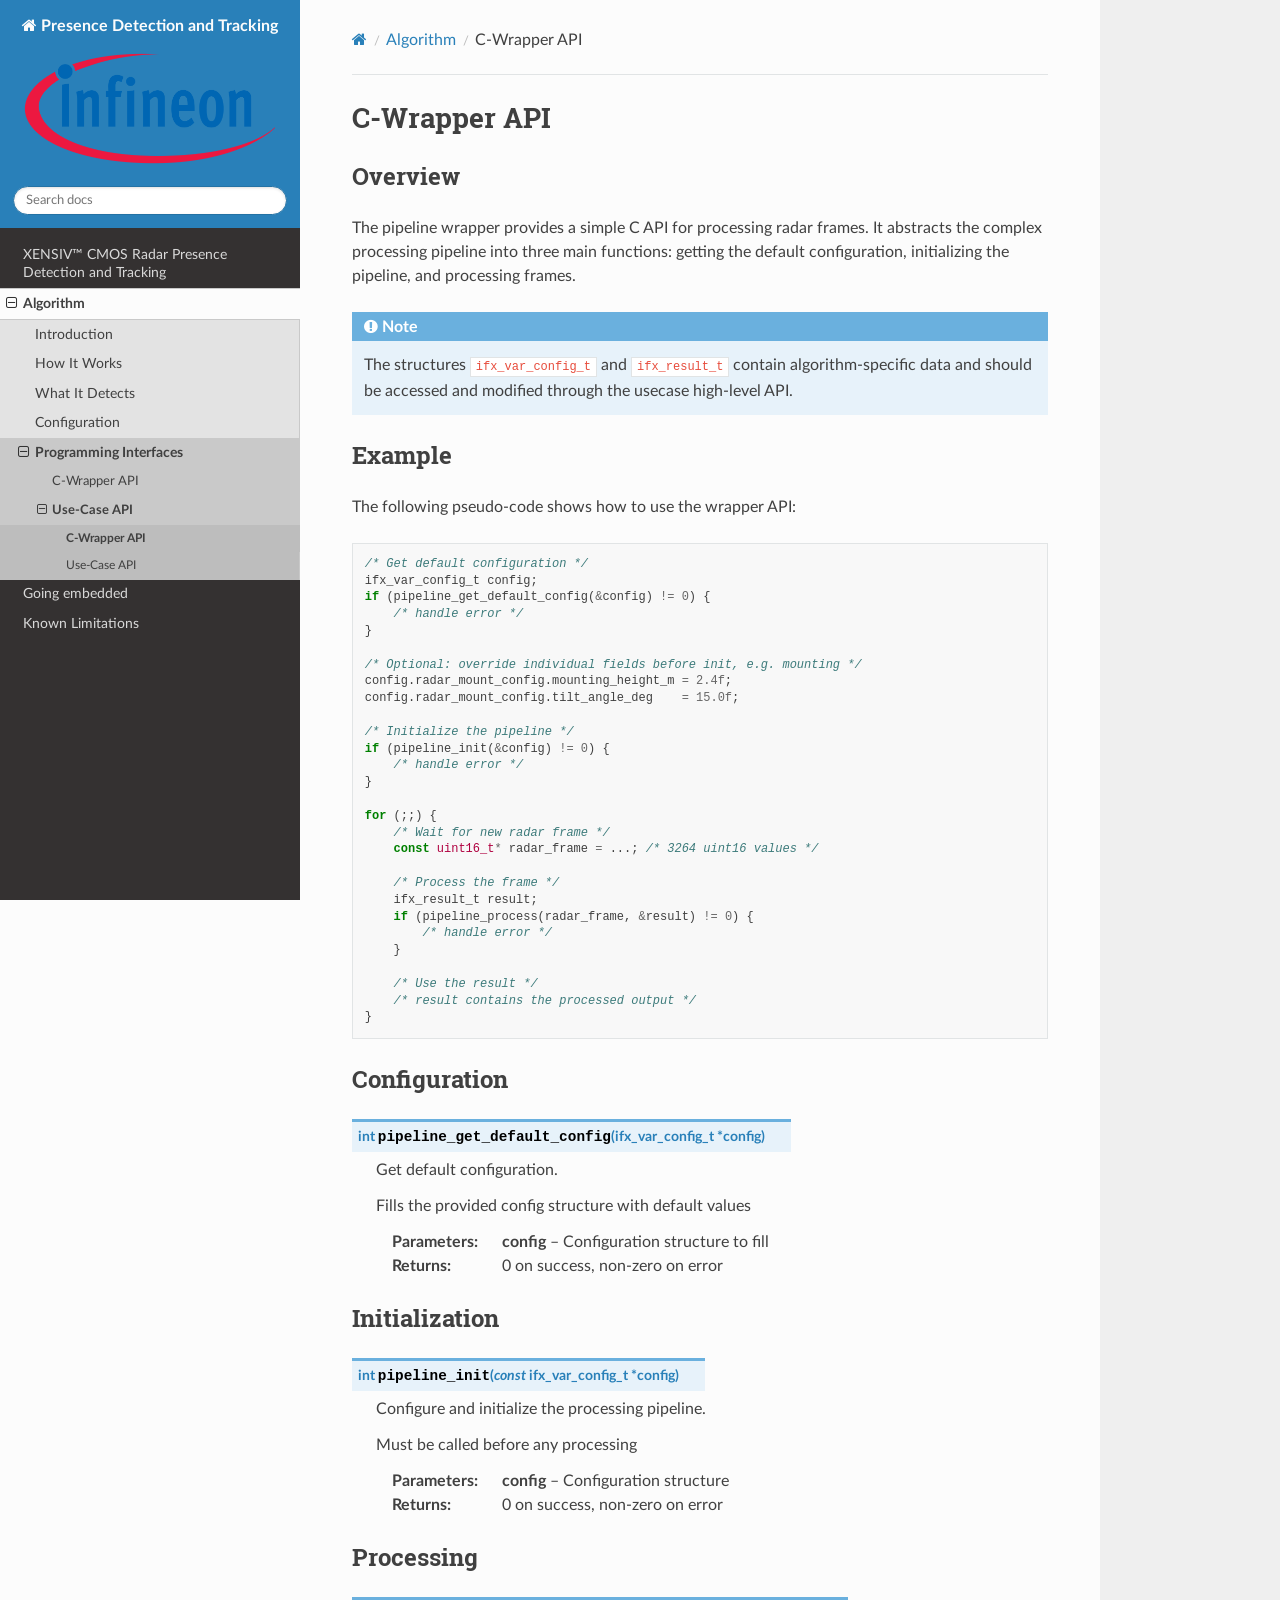
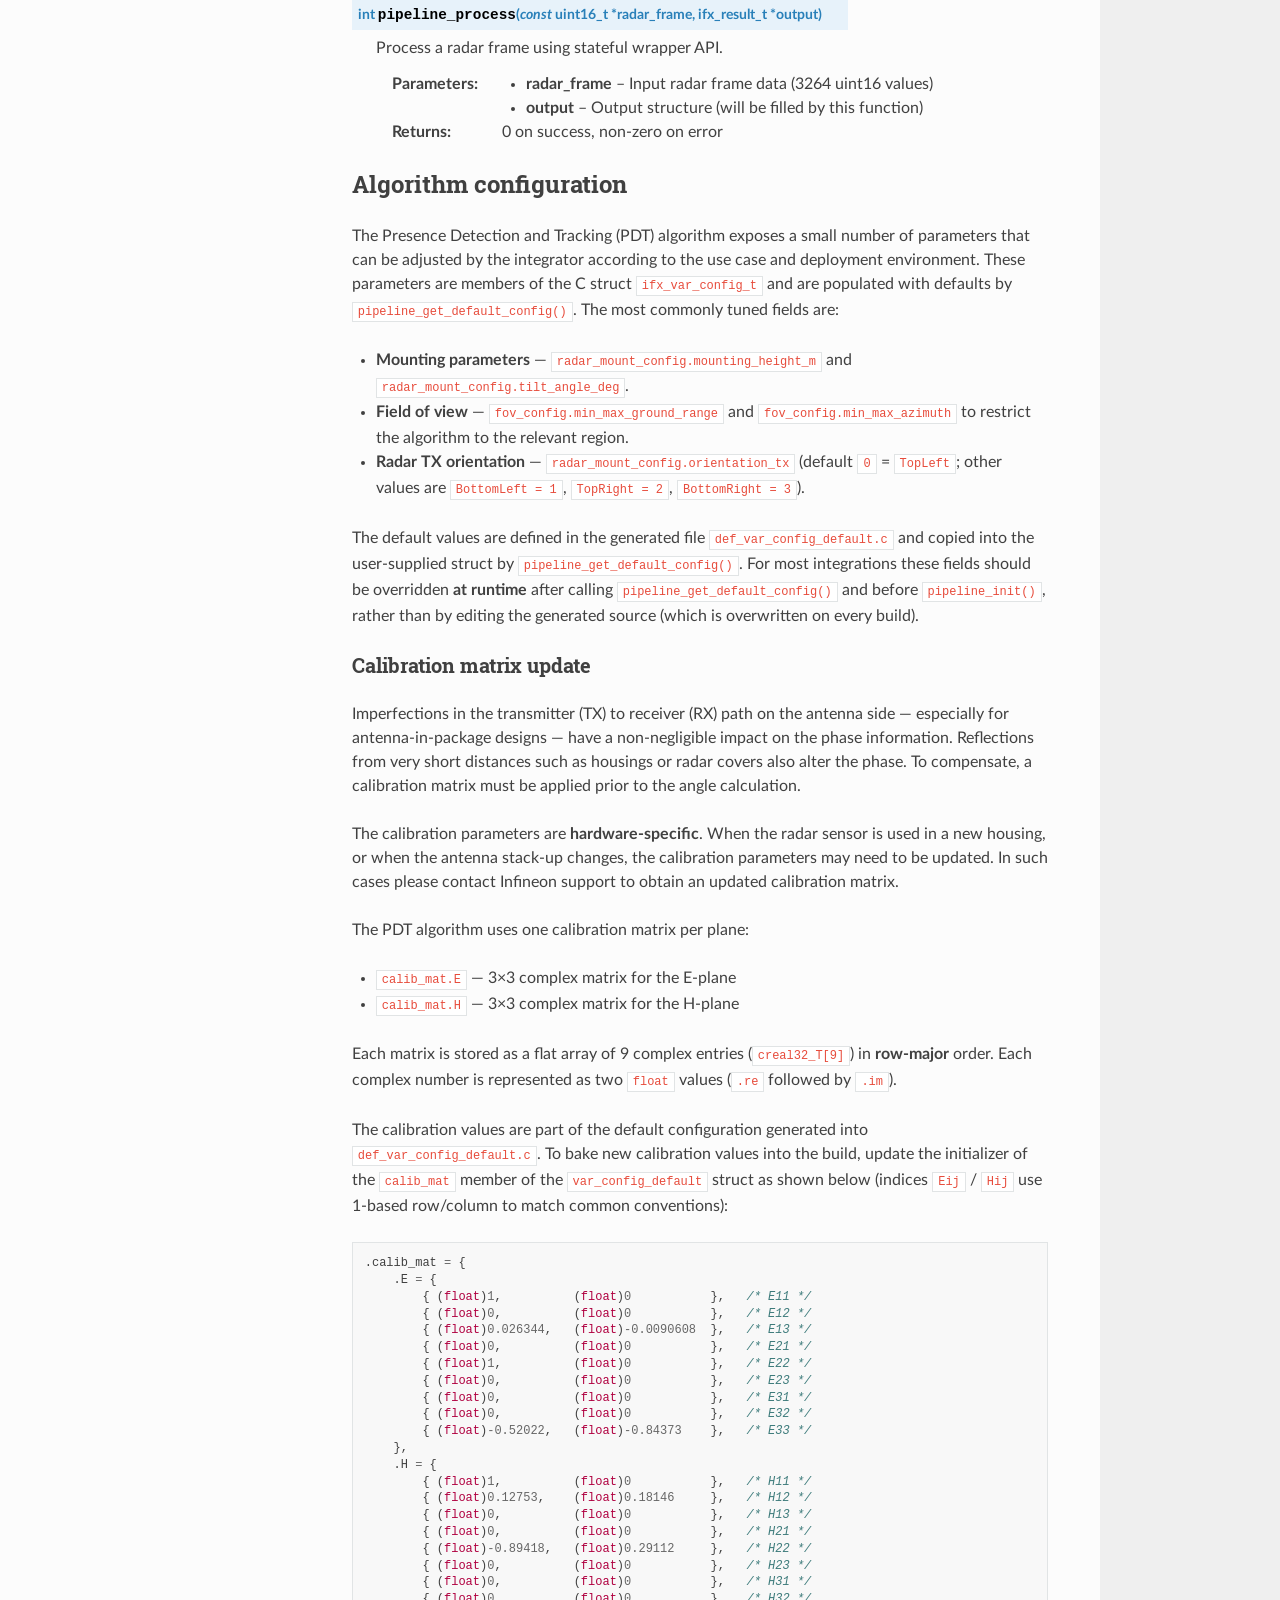
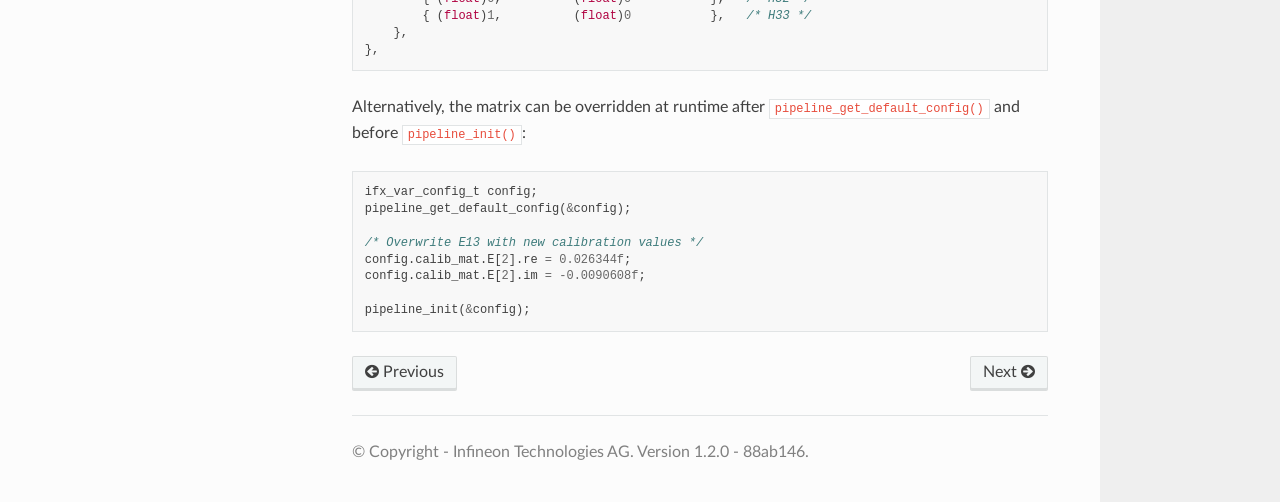
<file: docs/algo/wrapper.html>
<!DOCTYPE html>
<html class="writer-html5" lang="en" data-content_root="../">
<head>
  <meta charset="utf-8" /><meta name="viewport" content="width=device-width, initial-scale=1" />

  <meta name="viewport" content="width=device-width, initial-scale=1.0" />
  <title>C-Wrapper API &mdash; Presence Detection and Tracking 1.2.0 documentation</title>
      <link rel="stylesheet" type="text/css" href="../_static/pygments.css?v=b86133f3" />
      <link rel="stylesheet" type="text/css" href="../_static/css/theme.css?v=9edc463e" />
      <link rel="stylesheet" type="text/css" href="../_static/css/style.css?v=97d60ecb" />

  
    <link rel="shortcut icon" href="../_static/favicon.ico"/>
      <script src="../_static/jquery.js?v=5d32c60e"></script>
      <script src="../_static/_sphinx_javascript_frameworks_compat.js?v=2cd50e6c"></script>
      <script src="../_static/documentation_options.js?v=84a24d03"></script>
      <script src="../_static/doctools.js?v=fd6eb6e6"></script>
      <script src="../_static/sphinx_highlight.js?v=6ffebe34"></script>
    <script src="../_static/js/theme.js"></script>
    <link rel="index" title="Index" href="../genindex.html" />
    <link rel="search" title="Search" href="../search.html" />
    <link rel="next" title="Use-Case API" href="api.html" />
    <link rel="prev" title="Algorithm" href="index.html" /> 
</head>

<body class="wy-body-for-nav"> 
  <div class="wy-grid-for-nav">
    <nav data-toggle="wy-nav-shift" class="wy-nav-side">
      <div class="wy-side-scroll">
        <div class="wy-side-nav-search" >

          
          
          <a href="../index.html" class="icon icon-home">
            Presence Detection and Tracking
              <img src="../_static/ifx-logo.png" class="logo" alt="Logo"/>
          </a>
<div role="search">
  <form id="rtd-search-form" class="wy-form" action="../search.html" method="get">
    <input type="text" name="q" placeholder="Search docs" aria-label="Search docs" />
    <input type="hidden" name="check_keywords" value="yes" />
    <input type="hidden" name="area" value="default" />
  </form>
</div>
        </div><div class="wy-menu wy-menu-vertical" data-spy="affix" role="navigation" aria-label="Navigation menu">
              <ul class="current">
<li class="toctree-l1"><a class="reference internal" href="../index.html">XENSIV™ CMOS Radar Presence Detection and Tracking</a></li>
<li class="toctree-l1 current"><a class="reference internal" href="index.html">Algorithm</a><ul class="current">
<li class="toctree-l2"><a class="reference internal" href="index.html#introduction">Introduction</a></li>
<li class="toctree-l2"><a class="reference internal" href="index.html#how-it-works">How It Works</a></li>
<li class="toctree-l2"><a class="reference internal" href="index.html#what-it-detects">What It Detects</a></li>
<li class="toctree-l2"><a class="reference internal" href="index.html#configuration">Configuration</a></li>
<li class="toctree-l2 current"><a class="reference internal" href="index.html#programming-interfaces">Programming Interfaces</a><ul class="current">
<li class="toctree-l3"><a class="reference internal" href="index.html#c-wrapper-api">C-Wrapper API</a></li>
<li class="toctree-l3 current"><a class="reference internal" href="index.html#use-case-api">Use-Case API</a><ul class="current">
<li class="toctree-l4 current"><a class="current reference internal" href="#">C-Wrapper API</a></li>
<li class="toctree-l4"><a class="reference internal" href="api.html">Use-Case API</a></li>
</ul>
</li>
</ul>
</li>
</ul>
</li>
<li class="toctree-l1"><a class="reference internal" href="../embedded/index.html">Going embedded</a></li>
<li class="toctree-l1"><a class="reference internal" href="../known_issues.html">Known Limitations</a></li>
</ul>

        </div>
      </div>
    </nav>

    <section data-toggle="wy-nav-shift" class="wy-nav-content-wrap"><nav class="wy-nav-top" aria-label="Mobile navigation menu" >
          <i data-toggle="wy-nav-top" class="fa fa-bars"></i>
          <a href="../index.html">Presence Detection and Tracking</a>
      </nav>

      <div class="wy-nav-content">
        <div class="rst-content">
          <div role="navigation" aria-label="Page navigation">
  <ul class="wy-breadcrumbs">
      <li><a href="../index.html" class="icon icon-home" aria-label="Home"></a></li>
          <li class="breadcrumb-item"><a href="index.html">Algorithm</a></li>
      <li class="breadcrumb-item active">C-Wrapper API</li>
      <li class="wy-breadcrumbs-aside">
      </li>
  </ul>
  <hr/>
</div>
          <div role="main" class="document" itemscope="itemscope" itemtype="http://schema.org/Article">
           <div itemprop="articleBody">
             
  <section id="c-wrapper-api">
<h1>C-Wrapper API<a class="headerlink" href="#c-wrapper-api" title="Link to this heading"></a></h1>
<section id="overview">
<h2>Overview<a class="headerlink" href="#overview" title="Link to this heading"></a></h2>
<p>The pipeline wrapper provides a simple C API for processing radar frames. It
abstracts the complex processing pipeline into three main functions: getting
the default configuration, initializing the pipeline, and processing frames.</p>
<div class="admonition note">
<p class="admonition-title">Note</p>
<p>The structures <code class="docutils literal notranslate"><span class="pre">ifx_var_config_t</span></code> and <code class="docutils literal notranslate"><span class="pre">ifx_result_t</span></code> contain
algorithm-specific data and should be accessed and modified through the
usecase high-level API.</p>
</div>
</section>
<section id="example">
<h2>Example<a class="headerlink" href="#example" title="Link to this heading"></a></h2>
<p>The following pseudo-code shows how to use the wrapper API:</p>
<div class="highlight-c notranslate"><div class="highlight"><pre><span></span><span class="cm">/* Get default configuration */</span>
<span class="n">ifx_var_config_t</span><span class="w"> </span><span class="n">config</span><span class="p">;</span>
<span class="k">if</span><span class="w"> </span><span class="p">(</span><span class="n">pipeline_get_default_config</span><span class="p">(</span><span class="o">&amp;</span><span class="n">config</span><span class="p">)</span><span class="w"> </span><span class="o">!=</span><span class="w"> </span><span class="mi">0</span><span class="p">)</span><span class="w"> </span><span class="p">{</span>
<span class="w">    </span><span class="cm">/* handle error */</span>
<span class="p">}</span>

<span class="cm">/* Optional: override individual fields before init, e.g. mounting */</span>
<span class="n">config</span><span class="p">.</span><span class="n">radar_mount_config</span><span class="p">.</span><span class="n">mounting_height_m</span><span class="w"> </span><span class="o">=</span><span class="w"> </span><span class="mf">2.4f</span><span class="p">;</span>
<span class="n">config</span><span class="p">.</span><span class="n">radar_mount_config</span><span class="p">.</span><span class="n">tilt_angle_deg</span><span class="w">    </span><span class="o">=</span><span class="w"> </span><span class="mf">15.0f</span><span class="p">;</span>

<span class="cm">/* Initialize the pipeline */</span>
<span class="k">if</span><span class="w"> </span><span class="p">(</span><span class="n">pipeline_init</span><span class="p">(</span><span class="o">&amp;</span><span class="n">config</span><span class="p">)</span><span class="w"> </span><span class="o">!=</span><span class="w"> </span><span class="mi">0</span><span class="p">)</span><span class="w"> </span><span class="p">{</span>
<span class="w">    </span><span class="cm">/* handle error */</span>
<span class="p">}</span>

<span class="k">for</span><span class="w"> </span><span class="p">(;;)</span><span class="w"> </span><span class="p">{</span>
<span class="w">    </span><span class="cm">/* Wait for new radar frame */</span>
<span class="w">    </span><span class="k">const</span><span class="w"> </span><span class="kt">uint16_t</span><span class="o">*</span><span class="w"> </span><span class="n">radar_frame</span><span class="w"> </span><span class="o">=</span><span class="w"> </span><span class="p">...;</span><span class="w"> </span><span class="cm">/* 3264 uint16 values */</span>

<span class="w">    </span><span class="cm">/* Process the frame */</span>
<span class="w">    </span><span class="n">ifx_result_t</span><span class="w"> </span><span class="n">result</span><span class="p">;</span>
<span class="w">    </span><span class="k">if</span><span class="w"> </span><span class="p">(</span><span class="n">pipeline_process</span><span class="p">(</span><span class="n">radar_frame</span><span class="p">,</span><span class="w"> </span><span class="o">&amp;</span><span class="n">result</span><span class="p">)</span><span class="w"> </span><span class="o">!=</span><span class="w"> </span><span class="mi">0</span><span class="p">)</span><span class="w"> </span><span class="p">{</span>
<span class="w">        </span><span class="cm">/* handle error */</span>
<span class="w">    </span><span class="p">}</span>

<span class="w">    </span><span class="cm">/* Use the result */</span>
<span class="w">    </span><span class="cm">/* result contains the processed output */</span>
<span class="p">}</span>
</pre></div>
</div>
</section>
<section id="configuration">
<h2>Configuration<a class="headerlink" href="#configuration" title="Link to this heading"></a></h2>
<dl class="cpp function">
<dt class="sig sig-object cpp" id="_CPPv427pipeline_get_default_configP16ifx_var_config_t">
<span id="_CPPv327pipeline_get_default_configP16ifx_var_config_t"></span><span id="_CPPv227pipeline_get_default_configP16ifx_var_config_t"></span><span id="pipeline_get_default_config__ifx_var_config_tP"></span><span class="target" id="pipeline__wrapper_8h_1ad01e43993e345eaabdab6c8fbcfcf4e5"></span><span class="kt"><span class="pre">int</span></span><span class="w"> </span><span class="sig-name descname"><span class="n"><span class="pre">pipeline_get_default_config</span></span></span><span class="sig-paren">(</span><span class="n"><span class="pre">ifx_var_config_t</span></span><span class="w"> </span><span class="p"><span class="pre">*</span></span><span class="n sig-param"><span class="pre">config</span></span><span class="sig-paren">)</span><a class="headerlink" href="#_CPPv427pipeline_get_default_configP16ifx_var_config_t" title="Link to this definition"></a><br /></dt>
<dd><p>Get default configuration. </p>
<p>Fills the provided config structure with default values</p>
<dl class="field-list simple">
<dt class="field-odd">Parameters<span class="colon">:</span></dt>
<dd class="field-odd"><p><strong>config</strong> – Configuration structure to fill</p>
</dd>
<dt class="field-even">Returns<span class="colon">:</span></dt>
<dd class="field-even"><p>0 on success, non-zero on error </p>
</dd>
</dl>
</dd></dl>

</section>
<section id="initialization">
<h2>Initialization<a class="headerlink" href="#initialization" title="Link to this heading"></a></h2>
<dl class="cpp function">
<dt class="sig sig-object cpp" id="_CPPv413pipeline_initPK16ifx_var_config_t">
<span id="_CPPv313pipeline_initPK16ifx_var_config_t"></span><span id="_CPPv213pipeline_initPK16ifx_var_config_t"></span><span id="pipeline_init__ifx_var_config_tCP"></span><span class="target" id="pipeline__wrapper_8h_1ad78655e5304b5ebdd2b460fc05bbd340"></span><span class="kt"><span class="pre">int</span></span><span class="w"> </span><span class="sig-name descname"><span class="n"><span class="pre">pipeline_init</span></span></span><span class="sig-paren">(</span><span class="k"><span class="pre">const</span></span><span class="w"> </span><span class="n"><span class="pre">ifx_var_config_t</span></span><span class="w"> </span><span class="p"><span class="pre">*</span></span><span class="n sig-param"><span class="pre">config</span></span><span class="sig-paren">)</span><a class="headerlink" href="#_CPPv413pipeline_initPK16ifx_var_config_t" title="Link to this definition"></a><br /></dt>
<dd><p>Configure and initialize the processing pipeline. </p>
<p>Must be called before any processing</p>
<dl class="field-list simple">
<dt class="field-odd">Parameters<span class="colon">:</span></dt>
<dd class="field-odd"><p><strong>config</strong> – Configuration structure</p>
</dd>
<dt class="field-even">Returns<span class="colon">:</span></dt>
<dd class="field-even"><p>0 on success, non-zero on error </p>
</dd>
</dl>
</dd></dl>

</section>
<section id="processing">
<h2>Processing<a class="headerlink" href="#processing" title="Link to this heading"></a></h2>
<dl class="cpp function">
<dt class="sig sig-object cpp" id="_CPPv416pipeline_processPK8uint16_tP12ifx_result_t">
<span id="_CPPv316pipeline_processPK8uint16_tP12ifx_result_t"></span><span id="_CPPv216pipeline_processPK8uint16_tP12ifx_result_t"></span><span id="pipeline_process__uint16_tCP.ifx_result_tP"></span><span class="target" id="pipeline__wrapper_8h_1a6b5620de5e94ed76ebe5e536f5ca967b"></span><span class="kt"><span class="pre">int</span></span><span class="w"> </span><span class="sig-name descname"><span class="n"><span class="pre">pipeline_process</span></span></span><span class="sig-paren">(</span><span class="k"><span class="pre">const</span></span><span class="w"> </span><span class="n"><span class="pre">uint16_t</span></span><span class="w"> </span><span class="p"><span class="pre">*</span></span><span class="n sig-param"><span class="pre">radar_frame</span></span>, <span class="n"><span class="pre">ifx_result_t</span></span><span class="w"> </span><span class="p"><span class="pre">*</span></span><span class="n sig-param"><span class="pre">output</span></span><span class="sig-paren">)</span><a class="headerlink" href="#_CPPv416pipeline_processPK8uint16_tP12ifx_result_t" title="Link to this definition"></a><br /></dt>
<dd><p>Process a radar frame using stateful wrapper API. </p>
<dl class="field-list simple">
<dt class="field-odd">Parameters<span class="colon">:</span></dt>
<dd class="field-odd"><ul class="simple">
<li><p><strong>radar_frame</strong> – Input radar frame data (3264 uint16 values) </p></li>
<li><p><strong>output</strong> – Output structure (will be filled by this function)</p></li>
</ul>
</dd>
<dt class="field-even">Returns<span class="colon">:</span></dt>
<dd class="field-even"><p>0 on success, non-zero on error </p>
</dd>
</dl>
</dd></dl>

</section>
<section id="algorithm-configuration">
<h2>Algorithm configuration<a class="headerlink" href="#algorithm-configuration" title="Link to this heading"></a></h2>
<p>The Presence Detection and Tracking (PDT) algorithm exposes a small number of
parameters that can be adjusted by the integrator according to the use case
and deployment environment. These parameters are members of the C struct
<code class="docutils literal notranslate"><span class="pre">ifx_var_config_t</span></code> and are populated with defaults by
<code class="docutils literal notranslate"><span class="pre">pipeline_get_default_config()</span></code>. The most commonly tuned fields are:</p>
<ul class="simple">
<li><p><strong>Mounting parameters</strong> — <code class="docutils literal notranslate"><span class="pre">radar_mount_config.mounting_height_m</span></code> and
<code class="docutils literal notranslate"><span class="pre">radar_mount_config.tilt_angle_deg</span></code>.</p></li>
<li><p><strong>Field of view</strong> — <code class="docutils literal notranslate"><span class="pre">fov_config.min_max_ground_range</span></code> and
<code class="docutils literal notranslate"><span class="pre">fov_config.min_max_azimuth</span></code> to restrict the algorithm to the relevant
region.</p></li>
<li><p><strong>Radar TX orientation</strong> — <code class="docutils literal notranslate"><span class="pre">radar_mount_config.orientation_tx</span></code> (default
<code class="docutils literal notranslate"><span class="pre">0</span></code> = <code class="docutils literal notranslate"><span class="pre">TopLeft</span></code>; other values are <code class="docutils literal notranslate"><span class="pre">BottomLeft</span> <span class="pre">=</span> <span class="pre">1</span></code>,
<code class="docutils literal notranslate"><span class="pre">TopRight</span> <span class="pre">=</span> <span class="pre">2</span></code>, <code class="docutils literal notranslate"><span class="pre">BottomRight</span> <span class="pre">=</span> <span class="pre">3</span></code>).</p></li>
</ul>
<p>The default values are defined in the generated file
<code class="docutils literal notranslate"><span class="pre">def_var_config_default.c</span></code> and copied into the user-supplied struct by
<code class="docutils literal notranslate"><span class="pre">pipeline_get_default_config()</span></code>. For most integrations these fields should
be overridden <strong>at runtime</strong> after calling <code class="docutils literal notranslate"><span class="pre">pipeline_get_default_config()</span></code>
and before <code class="docutils literal notranslate"><span class="pre">pipeline_init()</span></code>, rather than by editing the generated source
(which is overwritten on every build).</p>
<section id="calibration-matrix-update">
<h3>Calibration matrix update<a class="headerlink" href="#calibration-matrix-update" title="Link to this heading"></a></h3>
<p>Imperfections in the transmitter (TX) to receiver (RX) path on the antenna
side — especially for antenna-in-package designs — have a non-negligible
impact on the phase information. Reflections from very short distances such
as housings or radar covers also alter the phase. To compensate, a
calibration matrix must be applied prior to the angle calculation.</p>
<p>The calibration parameters are <strong>hardware-specific</strong>. When the radar sensor
is used in a new housing, or when the antenna stack-up changes, the
calibration parameters may need to be updated. In such cases please contact
Infineon support to obtain an updated calibration matrix.</p>
<p>The PDT algorithm uses one calibration matrix per plane:</p>
<ul class="simple">
<li><p><code class="docutils literal notranslate"><span class="pre">calib_mat.E</span></code> — 3×3 complex matrix for the E-plane</p></li>
<li><p><code class="docutils literal notranslate"><span class="pre">calib_mat.H</span></code> — 3×3 complex matrix for the H-plane</p></li>
</ul>
<p>Each matrix is stored as a flat array of 9 complex entries
(<code class="docutils literal notranslate"><span class="pre">creal32_T[9]</span></code>) in <strong>row-major</strong> order. Each complex number is represented
as two <code class="docutils literal notranslate"><span class="pre">float</span></code> values (<code class="docutils literal notranslate"><span class="pre">.re</span></code> followed by <code class="docutils literal notranslate"><span class="pre">.im</span></code>).</p>
<p>The calibration values are part of the default configuration generated into
<code class="docutils literal notranslate"><span class="pre">def_var_config_default.c</span></code>. To bake new calibration values into the build,
update the initializer of the <code class="docutils literal notranslate"><span class="pre">calib_mat</span></code> member of the
<code class="docutils literal notranslate"><span class="pre">var_config_default</span></code> struct as shown below (indices <code class="docutils literal notranslate"><span class="pre">Eij</span></code> / <code class="docutils literal notranslate"><span class="pre">Hij</span></code> use
1-based row/column to match common conventions):</p>
<div class="highlight-c notranslate"><div class="highlight"><pre><span></span><span class="p">.</span><span class="n">calib_mat</span><span class="w"> </span><span class="o">=</span><span class="w"> </span><span class="p">{</span>
<span class="w">    </span><span class="p">.</span><span class="n">E</span><span class="w"> </span><span class="o">=</span><span class="w"> </span><span class="p">{</span>
<span class="w">        </span><span class="p">{</span><span class="w"> </span><span class="p">(</span><span class="kt">float</span><span class="p">)</span><span class="mi">1</span><span class="p">,</span><span class="w">          </span><span class="p">(</span><span class="kt">float</span><span class="p">)</span><span class="mi">0</span><span class="w">           </span><span class="p">},</span><span class="w">   </span><span class="cm">/* E11 */</span>
<span class="w">        </span><span class="p">{</span><span class="w"> </span><span class="p">(</span><span class="kt">float</span><span class="p">)</span><span class="mi">0</span><span class="p">,</span><span class="w">          </span><span class="p">(</span><span class="kt">float</span><span class="p">)</span><span class="mi">0</span><span class="w">           </span><span class="p">},</span><span class="w">   </span><span class="cm">/* E12 */</span>
<span class="w">        </span><span class="p">{</span><span class="w"> </span><span class="p">(</span><span class="kt">float</span><span class="p">)</span><span class="mf">0.026344</span><span class="p">,</span><span class="w">   </span><span class="p">(</span><span class="kt">float</span><span class="p">)</span><span class="mf">-0.0090608</span><span class="w">  </span><span class="p">},</span><span class="w">   </span><span class="cm">/* E13 */</span>
<span class="w">        </span><span class="p">{</span><span class="w"> </span><span class="p">(</span><span class="kt">float</span><span class="p">)</span><span class="mi">0</span><span class="p">,</span><span class="w">          </span><span class="p">(</span><span class="kt">float</span><span class="p">)</span><span class="mi">0</span><span class="w">           </span><span class="p">},</span><span class="w">   </span><span class="cm">/* E21 */</span>
<span class="w">        </span><span class="p">{</span><span class="w"> </span><span class="p">(</span><span class="kt">float</span><span class="p">)</span><span class="mi">1</span><span class="p">,</span><span class="w">          </span><span class="p">(</span><span class="kt">float</span><span class="p">)</span><span class="mi">0</span><span class="w">           </span><span class="p">},</span><span class="w">   </span><span class="cm">/* E22 */</span>
<span class="w">        </span><span class="p">{</span><span class="w"> </span><span class="p">(</span><span class="kt">float</span><span class="p">)</span><span class="mi">0</span><span class="p">,</span><span class="w">          </span><span class="p">(</span><span class="kt">float</span><span class="p">)</span><span class="mi">0</span><span class="w">           </span><span class="p">},</span><span class="w">   </span><span class="cm">/* E23 */</span>
<span class="w">        </span><span class="p">{</span><span class="w"> </span><span class="p">(</span><span class="kt">float</span><span class="p">)</span><span class="mi">0</span><span class="p">,</span><span class="w">          </span><span class="p">(</span><span class="kt">float</span><span class="p">)</span><span class="mi">0</span><span class="w">           </span><span class="p">},</span><span class="w">   </span><span class="cm">/* E31 */</span>
<span class="w">        </span><span class="p">{</span><span class="w"> </span><span class="p">(</span><span class="kt">float</span><span class="p">)</span><span class="mi">0</span><span class="p">,</span><span class="w">          </span><span class="p">(</span><span class="kt">float</span><span class="p">)</span><span class="mi">0</span><span class="w">           </span><span class="p">},</span><span class="w">   </span><span class="cm">/* E32 */</span>
<span class="w">        </span><span class="p">{</span><span class="w"> </span><span class="p">(</span><span class="kt">float</span><span class="p">)</span><span class="mf">-0.52022</span><span class="p">,</span><span class="w">   </span><span class="p">(</span><span class="kt">float</span><span class="p">)</span><span class="mf">-0.84373</span><span class="w">    </span><span class="p">},</span><span class="w">   </span><span class="cm">/* E33 */</span>
<span class="w">    </span><span class="p">},</span>
<span class="w">    </span><span class="p">.</span><span class="n">H</span><span class="w"> </span><span class="o">=</span><span class="w"> </span><span class="p">{</span>
<span class="w">        </span><span class="p">{</span><span class="w"> </span><span class="p">(</span><span class="kt">float</span><span class="p">)</span><span class="mi">1</span><span class="p">,</span><span class="w">          </span><span class="p">(</span><span class="kt">float</span><span class="p">)</span><span class="mi">0</span><span class="w">           </span><span class="p">},</span><span class="w">   </span><span class="cm">/* H11 */</span>
<span class="w">        </span><span class="p">{</span><span class="w"> </span><span class="p">(</span><span class="kt">float</span><span class="p">)</span><span class="mf">0.12753</span><span class="p">,</span><span class="w">    </span><span class="p">(</span><span class="kt">float</span><span class="p">)</span><span class="mf">0.18146</span><span class="w">     </span><span class="p">},</span><span class="w">   </span><span class="cm">/* H12 */</span>
<span class="w">        </span><span class="p">{</span><span class="w"> </span><span class="p">(</span><span class="kt">float</span><span class="p">)</span><span class="mi">0</span><span class="p">,</span><span class="w">          </span><span class="p">(</span><span class="kt">float</span><span class="p">)</span><span class="mi">0</span><span class="w">           </span><span class="p">},</span><span class="w">   </span><span class="cm">/* H13 */</span>
<span class="w">        </span><span class="p">{</span><span class="w"> </span><span class="p">(</span><span class="kt">float</span><span class="p">)</span><span class="mi">0</span><span class="p">,</span><span class="w">          </span><span class="p">(</span><span class="kt">float</span><span class="p">)</span><span class="mi">0</span><span class="w">           </span><span class="p">},</span><span class="w">   </span><span class="cm">/* H21 */</span>
<span class="w">        </span><span class="p">{</span><span class="w"> </span><span class="p">(</span><span class="kt">float</span><span class="p">)</span><span class="mf">-0.89418</span><span class="p">,</span><span class="w">   </span><span class="p">(</span><span class="kt">float</span><span class="p">)</span><span class="mf">0.29112</span><span class="w">     </span><span class="p">},</span><span class="w">   </span><span class="cm">/* H22 */</span>
<span class="w">        </span><span class="p">{</span><span class="w"> </span><span class="p">(</span><span class="kt">float</span><span class="p">)</span><span class="mi">0</span><span class="p">,</span><span class="w">          </span><span class="p">(</span><span class="kt">float</span><span class="p">)</span><span class="mi">0</span><span class="w">           </span><span class="p">},</span><span class="w">   </span><span class="cm">/* H23 */</span>
<span class="w">        </span><span class="p">{</span><span class="w"> </span><span class="p">(</span><span class="kt">float</span><span class="p">)</span><span class="mi">0</span><span class="p">,</span><span class="w">          </span><span class="p">(</span><span class="kt">float</span><span class="p">)</span><span class="mi">0</span><span class="w">           </span><span class="p">},</span><span class="w">   </span><span class="cm">/* H31 */</span>
<span class="w">        </span><span class="p">{</span><span class="w"> </span><span class="p">(</span><span class="kt">float</span><span class="p">)</span><span class="mi">0</span><span class="p">,</span><span class="w">          </span><span class="p">(</span><span class="kt">float</span><span class="p">)</span><span class="mi">0</span><span class="w">           </span><span class="p">},</span><span class="w">   </span><span class="cm">/* H32 */</span>
<span class="w">        </span><span class="p">{</span><span class="w"> </span><span class="p">(</span><span class="kt">float</span><span class="p">)</span><span class="mi">1</span><span class="p">,</span><span class="w">          </span><span class="p">(</span><span class="kt">float</span><span class="p">)</span><span class="mi">0</span><span class="w">           </span><span class="p">},</span><span class="w">   </span><span class="cm">/* H33 */</span>
<span class="w">    </span><span class="p">},</span>
<span class="p">},</span>
</pre></div>
</div>
<p>Alternatively, the matrix can be overridden at runtime after
<code class="docutils literal notranslate"><span class="pre">pipeline_get_default_config()</span></code> and before <code class="docutils literal notranslate"><span class="pre">pipeline_init()</span></code>:</p>
<div class="highlight-c notranslate"><div class="highlight"><pre><span></span><span class="n">ifx_var_config_t</span><span class="w"> </span><span class="n">config</span><span class="p">;</span>
<span class="n">pipeline_get_default_config</span><span class="p">(</span><span class="o">&amp;</span><span class="n">config</span><span class="p">);</span>

<span class="cm">/* Overwrite E13 with new calibration values */</span>
<span class="n">config</span><span class="p">.</span><span class="n">calib_mat</span><span class="p">.</span><span class="n">E</span><span class="p">[</span><span class="mi">2</span><span class="p">].</span><span class="n">re</span><span class="w"> </span><span class="o">=</span><span class="w"> </span><span class="mf">0.026344f</span><span class="p">;</span>
<span class="n">config</span><span class="p">.</span><span class="n">calib_mat</span><span class="p">.</span><span class="n">E</span><span class="p">[</span><span class="mi">2</span><span class="p">].</span><span class="n">im</span><span class="w"> </span><span class="o">=</span><span class="w"> </span><span class="mf">-0.0090608f</span><span class="p">;</span>

<span class="n">pipeline_init</span><span class="p">(</span><span class="o">&amp;</span><span class="n">config</span><span class="p">);</span>
</pre></div>
</div>
</section>
</section>
</section>


           </div>
          </div>
          <footer><div class="rst-footer-buttons" role="navigation" aria-label="Footer">
        <a href="index.html" class="btn btn-neutral float-left" title="Algorithm" accesskey="p" rel="prev"><span class="fa fa-arrow-circle-left" aria-hidden="true"></span> Previous</a>
        <a href="api.html" class="btn btn-neutral float-right" title="Use-Case API" accesskey="n" rel="next">Next <span class="fa fa-arrow-circle-right" aria-hidden="true"></span></a>
    </div>

  <hr/>

  <div role="contentinfo">
    <p>&#169; Copyright - Infineon Technologies AG. Version 1.2.0 - 88ab146.</p>
  </div>

   

</footer>
        </div>
      </div>
    </section>
  </div>
  <script>
      jQuery(function () {
          SphinxRtdTheme.Navigation.enable(true);
      });
  </script> 

</body>
</html>
</file>
<file: docs/_static/pygments.css>
pre { line-height: 125%; }
td.linenos .normal { color: inherit; background-color: transparent; padding-left: 5px; padding-right: 5px; }
span.linenos { color: inherit; background-color: transparent; padding-left: 5px; padding-right: 5px; }
td.linenos .special { color: #000000; background-color: #ffffc0; padding-left: 5px; padding-right: 5px; }
span.linenos.special { color: #000000; background-color: #ffffc0; padding-left: 5px; padding-right: 5px; }
.highlight .hll { background-color: #ffffcc }
.highlight { background: #f8f8f8; }
.highlight .c { color: #3D7B7B; font-style: italic } /* Comment */
.highlight .err { border: 1px solid #F00 } /* Error */
.highlight .k { color: #008000; font-weight: bold } /* Keyword */
.highlight .o { color: #666 } /* Operator */
.highlight .ch { color: #3D7B7B; font-style: italic } /* Comment.Hashbang */
.highlight .cm { color: #3D7B7B; font-style: italic } /* Comment.Multiline */
.highlight .cp { color: #9C6500 } /* Comment.Preproc */
.highlight .cpf { color: #3D7B7B; font-style: italic } /* Comment.PreprocFile */
.highlight .c1 { color: #3D7B7B; font-style: italic } /* Comment.Single */
.highlight .cs { color: #3D7B7B; font-style: italic } /* Comment.Special */
.highlight .gd { color: #A00000 } /* Generic.Deleted */
.highlight .ge { font-style: italic } /* Generic.Emph */
.highlight .ges { font-weight: bold; font-style: italic } /* Generic.EmphStrong */
.highlight .gr { color: #E40000 } /* Generic.Error */
.highlight .gh { color: #000080; font-weight: bold } /* Generic.Heading */
.highlight .gi { color: #008400 } /* Generic.Inserted */
.highlight .go { color: #717171 } /* Generic.Output */
.highlight .gp { color: #000080; font-weight: bold } /* Generic.Prompt */
.highlight .gs { font-weight: bold } /* Generic.Strong */
.highlight .gu { color: #800080; font-weight: bold } /* Generic.Subheading */
.highlight .gt { color: #04D } /* Generic.Traceback */
.highlight .kc { color: #008000; font-weight: bold } /* Keyword.Constant */
.highlight .kd { color: #008000; font-weight: bold } /* Keyword.Declaration */
.highlight .kn { color: #008000; font-weight: bold } /* Keyword.Namespace */
.highlight .kp { color: #008000 } /* Keyword.Pseudo */
.highlight .kr { color: #008000; font-weight: bold } /* Keyword.Reserved */
.highlight .kt { color: #B00040 } /* Keyword.Type */
.highlight .m { color: #666 } /* Literal.Number */
.highlight .s { color: #BA2121 } /* Literal.String */
.highlight .na { color: #687822 } /* Name.Attribute */
.highlight .nb { color: #008000 } /* Name.Builtin */
.highlight .nc { color: #00F; font-weight: bold } /* Name.Class */
.highlight .no { color: #800 } /* Name.Constant */
.highlight .nd { color: #A2F } /* Name.Decorator */
.highlight .ni { color: #717171; font-weight: bold } /* Name.Entity */
.highlight .ne { color: #CB3F38; font-weight: bold } /* Name.Exception */
.highlight .nf { color: #00F } /* Name.Function */
.highlight .nl { color: #767600 } /* Name.Label */
.highlight .nn { color: #00F; font-weight: bold } /* Name.Namespace */
.highlight .nt { color: #008000; font-weight: bold } /* Name.Tag */
.highlight .nv { color: #19177C } /* Name.Variable */
.highlight .ow { color: #A2F; font-weight: bold } /* Operator.Word */
.highlight .w { color: #BBB } /* Text.Whitespace */
.highlight .mb { color: #666 } /* Literal.Number.Bin */
.highlight .mf { color: #666 } /* Literal.Number.Float */
.highlight .mh { color: #666 } /* Literal.Number.Hex */
.highlight .mi { color: #666 } /* Literal.Number.Integer */
.highlight .mo { color: #666 } /* Literal.Number.Oct */
.highlight .sa { color: #BA2121 } /* Literal.String.Affix */
.highlight .sb { color: #BA2121 } /* Literal.String.Backtick */
.highlight .sc { color: #BA2121 } /* Literal.String.Char */
.highlight .dl { color: #BA2121 } /* Literal.String.Delimiter */
.highlight .sd { color: #BA2121; font-style: italic } /* Literal.String.Doc */
.highlight .s2 { color: #BA2121 } /* Literal.String.Double */
.highlight .se { color: #AA5D1F; font-weight: bold } /* Literal.String.Escape */
.highlight .sh { color: #BA2121 } /* Literal.String.Heredoc */
.highlight .si { color: #A45A77; font-weight: bold } /* Literal.String.Interpol */
.highlight .sx { color: #008000 } /* Literal.String.Other */
.highlight .sr { color: #A45A77 } /* Literal.String.Regex */
.highlight .s1 { color: #BA2121 } /* Literal.String.Single */
.highlight .ss { color: #19177C } /* Literal.String.Symbol */
.highlight .bp { color: #008000 } /* Name.Builtin.Pseudo */
.highlight .fm { color: #00F } /* Name.Function.Magic */
.highlight .vc { color: #19177C } /* Name.Variable.Class */
.highlight .vg { color: #19177C } /* Name.Variable.Global */
.highlight .vi { color: #19177C } /* Name.Variable.Instance */
.highlight .vm { color: #19177C } /* Name.Variable.Magic */
.highlight .il { color: #666 } /* Literal.Number.Integer.Long */
</file>
<file: docs/_static/css/theme.css>
html{box-sizing:border-box}*,:after,:before{box-sizing:inherit}article,aside,details,figcaption,figure,footer,header,hgroup,nav,section{display:block}audio,canvas,video{display:inline-block;*display:inline;*zoom:1}[hidden],audio:not([controls]){display:none}*{-webkit-box-sizing:border-box;-moz-box-sizing:border-box;box-sizing:border-box}html{font-size:100%;-webkit-text-size-adjust:100%;-ms-text-size-adjust:100%}body{margin:0}a:active,a:hover{outline:0}abbr[title]{border-bottom:1px dotted}b,strong{font-weight:700}blockquote{margin:0}dfn{font-style:italic}ins{background:#ff9;text-decoration:none}ins,mark{color:#000}mark{background:#ff0;font-style:italic;font-weight:700}.rst-content code,.rst-content tt,code,kbd,pre,samp{font-family:monospace,serif;_font-family:courier new,monospace;font-size:1em}pre{white-space:pre}q{quotes:none}q:after,q:before{content:"";content:none}small{font-size:85%}sub,sup{font-size:75%;line-height:0;position:relative;vertical-align:baseline}sup{top:-.5em}sub{bottom:-.25em}dl,ol,ul{margin:0;padding:0;list-style:none;list-style-image:none}li{list-style:none}dd{margin:0}img{border:0;-ms-interpolation-mode:bicubic;vertical-align:middle;max-width:100%}svg:not(:root){overflow:hidden}figure,form{margin:0}label{cursor:pointer}button,input,select,textarea{font-size:100%;margin:0;vertical-align:baseline;*vertical-align:middle}button,input{line-height:normal}button,input[type=button],input[type=reset],input[type=submit]{cursor:pointer;-webkit-appearance:button;*overflow:visible}button[disabled],input[disabled]{cursor:default}input[type=search]{-webkit-appearance:textfield;-moz-box-sizing:content-box;-webkit-box-sizing:content-box;box-sizing:content-box}textarea{resize:vertical}table{border-collapse:collapse;border-spacing:0}td{vertical-align:top}.chromeframe{margin:.2em 0;background:#ccc;color:#000;padding:.2em 0}.ir{display:block;border:0;text-indent:-999em;overflow:hidden;background-color:transparent;background-repeat:no-repeat;text-align:left;direction:ltr;*line-height:0}.ir br{display:none}.hidden{display:none!important;visibility:hidden}.visuallyhidden{border:0;clip:rect(0 0 0 0);height:1px;margin:-1px;overflow:hidden;padding:0;position:absolute;width:1px}.visuallyhidden.focusable:active,.visuallyhidden.focusable:focus{clip:auto;height:auto;margin:0;overflow:visible;position:static;width:auto}.invisible{visibility:hidden}.relative{position:relative}big,small{font-size:100%}@media print{body,html,section{background:none!important}*{box-shadow:none!important;text-shadow:none!important;filter:none!important;-ms-filter:none!important}a,a:visited{text-decoration:underline}.ir a:after,a[href^="#"]:after,a[href^="javascript:"]:after{content:""}blockquote,pre{page-break-inside:avoid}thead{display:table-header-group}img,tr{page-break-inside:avoid}img{max-width:100%!important}@page{margin:.5cm}.rst-content .toctree-wrapper>p.caption,h2,h3,p{orphans:3;widows:3}.rst-content .toctree-wrapper>p.caption,h2,h3{page-break-after:avoid}}.btn,.fa:before,.icon:before,.rst-content .admonition,.rst-content .admonition-title:before,.rst-content .admonition-todo,.rst-content .attention,.rst-content .caution,.rst-content .code-block-caption .headerlink:before,.rst-content .danger,.rst-content .eqno .headerlink:before,.rst-content .error,.rst-content .hint,.rst-content .important,.rst-content .note,.rst-content .seealso,.rst-content .tip,.rst-content .warning,.rst-content code.download span:first-child:before,.rst-content dl dt .headerlink:before,.rst-content h1 .headerlink:before,.rst-content h2 .headerlink:before,.rst-content h3 .headerlink:before,.rst-content h4 .headerlink:before,.rst-content h5 .headerlink:before,.rst-content h6 .headerlink:before,.rst-content p.caption .headerlink:before,.rst-content p .headerlink:before,.rst-content table>caption .headerlink:before,.rst-content tt.download span:first-child:before,.wy-alert,.wy-dropdown .caret:before,.wy-inline-validate.wy-inline-validate-danger .wy-input-context:before,.wy-inline-validate.wy-inline-validate-info .wy-input-context:before,.wy-inline-validate.wy-inline-validate-success .wy-input-context:before,.wy-inline-validate.wy-inline-validate-warning .wy-input-context:before,.wy-menu-vertical li.current>a button.toctree-expand:before,.wy-menu-vertical li.on a button.toctree-expand:before,.wy-menu-vertical li button.toctree-expand:before,input[type=color],input[type=date],input[type=datetime-local],input[type=datetime],input[type=email],input[type=month],input[type=number],input[type=password],input[type=search],input[type=tel],input[type=text],input[type=time],input[type=url],input[type=week],select,textarea{-webkit-font-smoothing:antialiased}.clearfix{*zoom:1}.clearfix:after,.clearfix:before{display:table;content:""}.clearfix:after{clear:both}/*!
 *  Font Awesome 4.7.0 by @davegandy - http://fontawesome.io - @fontawesome
 *  License - http://fontawesome.io/license (Font: SIL OFL 1.1, CSS: MIT License)
 */@font-face{font-family:FontAwesome;src:url(fonts/fontawesome-webfont.eot?674f50d287a8c48dc19ba404d20fe713);src:url(fonts/fontawesome-webfont.eot?674f50d287a8c48dc19ba404d20fe713?#iefix&v=4.7.0) format("embedded-opentype"),url(fonts/fontawesome-webfont.woff2?af7ae505a9eed503f8b8e6982036873e) format("woff2"),url(fonts/fontawesome-webfont.woff?fee66e712a8a08eef5805a46892932ad) format("woff"),url(fonts/fontawesome-webfont.ttf?b06871f281fee6b241d60582ae9369b9) format("truetype"),url(fonts/fontawesome-webfont.svg?912ec66d7572ff821749319396470bde#fontawesomeregular) format("svg");font-weight:400;font-style:normal}.fa,.icon,.rst-content .admonition-title,.rst-content .code-block-caption .headerlink,.rst-content .eqno .headerlink,.rst-content code.download span:first-child,.rst-content dl dt .headerlink,.rst-content h1 .headerlink,.rst-content h2 .headerlink,.rst-content h3 .headerlink,.rst-content h4 .headerlink,.rst-content h5 .headerlink,.rst-content h6 .headerlink,.rst-content p.caption .headerlink,.rst-content p .headerlink,.rst-content table>caption .headerlink,.rst-content tt.download span:first-child,.wy-menu-vertical li.current>a button.toctree-expand,.wy-menu-vertical li.on a button.toctree-expand,.wy-menu-vertical li button.toctree-expand{display:inline-block;font:normal normal normal 14px/1 FontAwesome;font-size:inherit;text-rendering:auto;-webkit-font-smoothing:antialiased;-moz-osx-font-smoothing:grayscale}.fa-lg{font-size:1.33333em;line-height:.75em;vertical-align:-15%}.fa-2x{font-size:2em}.fa-3x{font-size:3em}.fa-4x{font-size:4em}.fa-5x{font-size:5em}.fa-fw{width:1.28571em;text-align:center}.fa-ul{padding-left:0;margin-left:2.14286em;list-style-type:none}.fa-ul>li{position:relative}.fa-li{position:absolute;left:-2.14286em;width:2.14286em;top:.14286em;text-align:center}.fa-li.fa-lg{left:-1.85714em}.fa-border{padding:.2em .25em .15em;border:.08em solid #eee;border-radius:.1em}.fa-pull-left{float:left}.fa-pull-right{float:right}.fa-pull-left.icon,.fa.fa-pull-left,.rst-content .code-block-caption .fa-pull-left.headerlink,.rst-content .eqno .fa-pull-left.headerlink,.rst-content .fa-pull-left.admonition-title,.rst-content code.download span.fa-pull-left:first-child,.rst-content dl dt .fa-pull-left.headerlink,.rst-content h1 .fa-pull-left.headerlink,.rst-content h2 .fa-pull-left.headerlink,.rst-content h3 .fa-pull-left.headerlink,.rst-content h4 .fa-pull-left.headerlink,.rst-content h5 .fa-pull-left.headerlink,.rst-content h6 .fa-pull-left.headerlink,.rst-content p .fa-pull-left.headerlink,.rst-content table>caption .fa-pull-left.headerlink,.rst-content tt.download span.fa-pull-left:first-child,.wy-menu-vertical li.current>a button.fa-pull-left.toctree-expand,.wy-menu-vertical li.on a button.fa-pull-left.toctree-expand,.wy-menu-vertical li button.fa-pull-left.toctree-expand{margin-right:.3em}.fa-pull-right.icon,.fa.fa-pull-right,.rst-content .code-block-caption .fa-pull-right.headerlink,.rst-content .eqno .fa-pull-right.headerlink,.rst-content .fa-pull-right.admonition-title,.rst-content code.download span.fa-pull-right:first-child,.rst-content dl dt .fa-pull-right.headerlink,.rst-content h1 .fa-pull-right.headerlink,.rst-content h2 .fa-pull-right.headerlink,.rst-content h3 .fa-pull-right.headerlink,.rst-content h4 .fa-pull-right.headerlink,.rst-content h5 .fa-pull-right.headerlink,.rst-content h6 .fa-pull-right.headerlink,.rst-content p .fa-pull-right.headerlink,.rst-content table>caption .fa-pull-right.headerlink,.rst-content tt.download span.fa-pull-right:first-child,.wy-menu-vertical li.current>a button.fa-pull-right.toctree-expand,.wy-menu-vertical li.on a button.fa-pull-right.toctree-expand,.wy-menu-vertical li button.fa-pull-right.toctree-expand{margin-left:.3em}.pull-right{float:right}.pull-left{float:left}.fa.pull-left,.pull-left.icon,.rst-content .code-block-caption .pull-left.headerlink,.rst-content .eqno .pull-left.headerlink,.rst-content .pull-left.admonition-title,.rst-content code.download span.pull-left:first-child,.rst-content dl dt .pull-left.headerlink,.rst-content h1 .pull-left.headerlink,.rst-content h2 .pull-left.headerlink,.rst-content h3 .pull-left.headerlink,.rst-content h4 .pull-left.headerlink,.rst-content h5 .pull-left.headerlink,.rst-content h6 .pull-left.headerlink,.rst-content p .pull-left.headerlink,.rst-content table>caption .pull-left.headerlink,.rst-content tt.download span.pull-left:first-child,.wy-menu-vertical li.current>a button.pull-left.toctree-expand,.wy-menu-vertical li.on a button.pull-left.toctree-expand,.wy-menu-vertical li button.pull-left.toctree-expand{margin-right:.3em}.fa.pull-right,.pull-right.icon,.rst-content .code-block-caption .pull-right.headerlink,.rst-content .eqno .pull-right.headerlink,.rst-content .pull-right.admonition-title,.rst-content code.download span.pull-right:first-child,.rst-content dl dt .pull-right.headerlink,.rst-content h1 .pull-right.headerlink,.rst-content h2 .pull-right.headerlink,.rst-content h3 .pull-right.headerlink,.rst-content h4 .pull-right.headerlink,.rst-content h5 .pull-right.headerlink,.rst-content h6 .pull-right.headerlink,.rst-content p .pull-right.headerlink,.rst-content table>caption .pull-right.headerlink,.rst-content tt.download span.pull-right:first-child,.wy-menu-vertical li.current>a button.pull-right.toctree-expand,.wy-menu-vertical li.on a button.pull-right.toctree-expand,.wy-menu-vertical li button.pull-right.toctree-expand{margin-left:.3em}.fa-spin{-webkit-animation:fa-spin 2s linear infinite;animation:fa-spin 2s linear infinite}.fa-pulse{-webkit-animation:fa-spin 1s steps(8) infinite;animation:fa-spin 1s steps(8) infinite}@-webkit-keyframes fa-spin{0%{-webkit-transform:rotate(0deg);transform:rotate(0deg)}to{-webkit-transform:rotate(359deg);transform:rotate(359deg)}}@keyframes fa-spin{0%{-webkit-transform:rotate(0deg);transform:rotate(0deg)}to{-webkit-transform:rotate(359deg);transform:rotate(359deg)}}.fa-rotate-90{-ms-filter:"progid:DXImageTransform.Microsoft.BasicImage(rotation=1)";-webkit-transform:rotate(90deg);-ms-transform:rotate(90deg);transform:rotate(90deg)}.fa-rotate-180{-ms-filter:"progid:DXImageTransform.Microsoft.BasicImage(rotation=2)";-webkit-transform:rotate(180deg);-ms-transform:rotate(180deg);transform:rotate(180deg)}.fa-rotate-270{-ms-filter:"progid:DXImageTransform.Microsoft.BasicImage(rotation=3)";-webkit-transform:rotate(270deg);-ms-transform:rotate(270deg);transform:rotate(270deg)}.fa-flip-horizontal{-ms-filter:"progid:DXImageTransform.Microsoft.BasicImage(rotation=0, mirror=1)";-webkit-transform:scaleX(-1);-ms-transform:scaleX(-1);transform:scaleX(-1)}.fa-flip-vertical{-ms-filter:"progid:DXImageTransform.Microsoft.BasicImage(rotation=2, mirror=1)";-webkit-transform:scaleY(-1);-ms-transform:scaleY(-1);transform:scaleY(-1)}:root .fa-flip-horizontal,:root .fa-flip-vertical,:root .fa-rotate-90,:root .fa-rotate-180,:root .fa-rotate-270{filter:none}.fa-stack{position:relative;display:inline-block;width:2em;height:2em;line-height:2em;vertical-align:middle}.fa-stack-1x,.fa-stack-2x{position:absolute;left:0;width:100%;text-align:center}.fa-stack-1x{line-height:inherit}.fa-stack-2x{font-size:2em}.fa-inverse{color:#fff}.fa-glass:before{content:""}.fa-music:before{content:""}.fa-search:before,.icon-search:before{content:""}.fa-envelope-o:before{content:""}.fa-heart:before{content:""}.fa-star:before{content:""}.fa-star-o:before{content:""}.fa-user:before{content:""}.fa-film:before{content:""}.fa-th-large:before{content:""}.fa-th:before{content:""}.fa-th-list:before{content:""}.fa-check:before{content:""}.fa-close:before,.fa-remove:before,.fa-times:before{content:""}.fa-search-plus:before{content:""}.fa-search-minus:before{content:""}.fa-power-off:before{content:""}.fa-signal:before{content:""}.fa-cog:before,.fa-gear:before{content:""}.fa-trash-o:before{content:""}.fa-home:before,.icon-home:before{content:""}.fa-file-o:before{content:""}.fa-clock-o:before{content:""}.fa-road:before{content:""}.fa-download:before,.rst-content code.download span:first-child:before,.rst-content tt.download span:first-child:before{content:""}.fa-arrow-circle-o-down:before{content:""}.fa-arrow-circle-o-up:before{content:""}.fa-inbox:before{content:""}.fa-play-circle-o:before{content:""}.fa-repeat:before,.fa-rotate-right:before{content:""}.fa-refresh:before{content:""}.fa-list-alt:before{content:""}.fa-lock:before{content:""}.fa-flag:before{content:""}.fa-headphones:before{content:""}.fa-volume-off:before{content:""}.fa-volume-down:before{content:""}.fa-volume-up:before{content:""}.fa-qrcode:before{content:""}.fa-barcode:before{content:""}.fa-tag:before{content:""}.fa-tags:before{content:""}.fa-book:before,.icon-book:before{content:""}.fa-bookmark:before{content:""}.fa-print:before{content:""}.fa-camera:before{content:""}.fa-font:before{content:""}.fa-bold:before{content:""}.fa-italic:before{content:""}.fa-text-height:before{content:""}.fa-text-width:before{content:""}.fa-align-left:before{content:""}.fa-align-center:before{content:""}.fa-align-right:before{content:""}.fa-align-justify:before{content:""}.fa-list:before{content:""}.fa-dedent:before,.fa-outdent:before{content:""}.fa-indent:before{content:""}.fa-video-camera:before{content:""}.fa-image:before,.fa-photo:before,.fa-picture-o:before{content:""}.fa-pencil:before{content:""}.fa-map-marker:before{content:""}.fa-adjust:before{content:""}.fa-tint:before{content:""}.fa-edit:before,.fa-pencil-square-o:before{content:""}.fa-share-square-o:before{content:""}.fa-check-square-o:before{content:""}.fa-arrows:before{content:""}.fa-step-backward:before{content:""}.fa-fast-backward:before{content:""}.fa-backward:before{content:""}.fa-play:before{content:""}.fa-pause:before{content:""}.fa-stop:before{content:""}.fa-forward:before{content:""}.fa-fast-forward:before{content:""}.fa-step-forward:before{content:""}.fa-eject:before{content:""}.fa-chevron-left:before{content:""}.fa-chevron-right:before{content:""}.fa-plus-circle:before{content:""}.fa-minus-circle:before{content:""}.fa-times-circle:before,.wy-inline-validate.wy-inline-validate-danger .wy-input-context:before{content:""}.fa-check-circle:before,.wy-inline-validate.wy-inline-validate-success .wy-input-context:before{content:""}.fa-question-circle:before{content:""}.fa-info-circle:before{content:""}.fa-crosshairs:before{content:""}.fa-times-circle-o:before{content:""}.fa-check-circle-o:before{content:""}.fa-ban:before{content:""}.fa-arrow-left:before{content:""}.fa-arrow-right:before{content:""}.fa-arrow-up:before{content:""}.fa-arrow-down:before{content:""}.fa-mail-forward:before,.fa-share:before{content:""}.fa-expand:before{content:""}.fa-compress:before{content:""}.fa-plus:before{content:""}.fa-minus:before{content:""}.fa-asterisk:before{content:""}.fa-exclamation-circle:before,.rst-content .admonition-title:before,.wy-inline-validate.wy-inline-validate-info .wy-input-context:before,.wy-inline-validate.wy-inline-validate-warning .wy-input-context:before{content:""}.fa-gift:before{content:""}.fa-leaf:before{content:""}.fa-fire:before,.icon-fire:before{content:""}.fa-eye:before{content:""}.fa-eye-slash:before{content:""}.fa-exclamation-triangle:before,.fa-warning:before{content:""}.fa-plane:before{content:""}.fa-calendar:before{content:""}.fa-random:before{content:""}.fa-comment:before{content:""}.fa-magnet:before{content:""}.fa-chevron-up:before{content:""}.fa-chevron-down:before{content:""}.fa-retweet:before{content:""}.fa-shopping-cart:before{content:""}.fa-folder:before{content:""}.fa-folder-open:before{content:""}.fa-arrows-v:before{content:""}.fa-arrows-h:before{content:""}.fa-bar-chart-o:before,.fa-bar-chart:before{content:""}.fa-twitter-square:before{content:""}.fa-facebook-square:before{content:""}.fa-camera-retro:before{content:""}.fa-key:before{content:""}.fa-cogs:before,.fa-gears:before{content:""}.fa-comments:before{content:""}.fa-thumbs-o-up:before{content:""}.fa-thumbs-o-down:before{content:""}.fa-star-half:before{content:""}.fa-heart-o:before{content:""}.fa-sign-out:before{content:""}.fa-linkedin-square:before{content:""}.fa-thumb-tack:before{content:""}.fa-external-link:before{content:""}.fa-sign-in:before{content:""}.fa-trophy:before{content:""}.fa-github-square:before{content:""}.fa-upload:before{content:""}.fa-lemon-o:before{content:""}.fa-phone:before{content:""}.fa-square-o:before{content:""}.fa-bookmark-o:before{content:""}.fa-phone-square:before{content:""}.fa-twitter:before{content:""}.fa-facebook-f:before,.fa-facebook:before{content:""}.fa-github:before,.icon-github:before{content:""}.fa-unlock:before{content:""}.fa-credit-card:before{content:""}.fa-feed:before,.fa-rss:before{content:""}.fa-hdd-o:before{content:""}.fa-bullhorn:before{content:""}.fa-bell:before{content:""}.fa-certificate:before{content:""}.fa-hand-o-right:before{content:""}.fa-hand-o-left:before{content:""}.fa-hand-o-up:before{content:""}.fa-hand-o-down:before{content:""}.fa-arrow-circle-left:before,.icon-circle-arrow-left:before{content:""}.fa-arrow-circle-right:before,.icon-circle-arrow-right:before{content:""}.fa-arrow-circle-up:before{content:""}.fa-arrow-circle-down:before{content:""}.fa-globe:before{content:""}.fa-wrench:before{content:""}.fa-tasks:before{content:""}.fa-filter:before{content:""}.fa-briefcase:before{content:""}.fa-arrows-alt:before{content:""}.fa-group:before,.fa-users:before{content:""}.fa-chain:before,.fa-link:before,.icon-link:before{content:""}.fa-cloud:before{content:""}.fa-flask:before{content:""}.fa-cut:before,.fa-scissors:before{content:""}.fa-copy:before,.fa-files-o:before{content:""}.fa-paperclip:before{content:""}.fa-floppy-o:before,.fa-save:before{content:""}.fa-square:before{content:""}.fa-bars:before,.fa-navicon:before,.fa-reorder:before{content:""}.fa-list-ul:before{content:""}.fa-list-ol:before{content:""}.fa-strikethrough:before{content:""}.fa-underline:before{content:""}.fa-table:before{content:""}.fa-magic:before{content:""}.fa-truck:before{content:""}.fa-pinterest:before{content:""}.fa-pinterest-square:before{content:""}.fa-google-plus-square:before{content:""}.fa-google-plus:before{content:""}.fa-money:before{content:""}.fa-caret-down:before,.icon-caret-down:before,.wy-dropdown .caret:before{content:""}.fa-caret-up:before{content:""}.fa-caret-left:before{content:""}.fa-caret-right:before{content:""}.fa-columns:before{content:""}.fa-sort:before,.fa-unsorted:before{content:""}.fa-sort-desc:before,.fa-sort-down:before{content:""}.fa-sort-asc:before,.fa-sort-up:before{content:""}.fa-envelope:before{content:""}.fa-linkedin:before{content:""}.fa-rotate-left:before,.fa-undo:before{content:""}.fa-gavel:before,.fa-legal:before{content:""}.fa-dashboard:before,.fa-tachometer:before{content:""}.fa-comment-o:before{content:""}.fa-comments-o:before{content:""}.fa-bolt:before,.fa-flash:before{content:""}.fa-sitemap:before{content:""}.fa-umbrella:before{content:""}.fa-clipboard:before,.fa-paste:before{content:""}.fa-lightbulb-o:before{content:""}.fa-exchange:before{content:""}.fa-cloud-download:before{content:""}.fa-cloud-upload:before{content:""}.fa-user-md:before{content:""}.fa-stethoscope:before{content:""}.fa-suitcase:before{content:""}.fa-bell-o:before{content:""}.fa-coffee:before{content:""}.fa-cutlery:before{content:""}.fa-file-text-o:before{content:""}.fa-building-o:before{content:""}.fa-hospital-o:before{content:""}.fa-ambulance:before{content:""}.fa-medkit:before{content:""}.fa-fighter-jet:before{content:""}.fa-beer:before{content:""}.fa-h-square:before{content:""}.fa-plus-square:before{content:""}.fa-angle-double-left:before{content:""}.fa-angle-double-right:before{content:""}.fa-angle-double-up:before{content:""}.fa-angle-double-down:before{content:""}.fa-angle-left:before{content:""}.fa-angle-right:before{content:""}.fa-angle-up:before{content:""}.fa-angle-down:before{content:""}.fa-desktop:before{content:""}.fa-laptop:before{content:""}.fa-tablet:before{content:""}.fa-mobile-phone:before,.fa-mobile:before{content:""}.fa-circle-o:before{content:""}.fa-quote-left:before{content:""}.fa-quote-right:before{content:""}.fa-spinner:before{content:""}.fa-circle:before{content:""}.fa-mail-reply:before,.fa-reply:before{content:""}.fa-github-alt:before{content:""}.fa-folder-o:before{content:""}.fa-folder-open-o:before{content:""}.fa-smile-o:before{content:""}.fa-frown-o:before{content:""}.fa-meh-o:before{content:""}.fa-gamepad:before{content:""}.fa-keyboard-o:before{content:""}.fa-flag-o:before{content:""}.fa-flag-checkered:before{content:""}.fa-terminal:before{content:""}.fa-code:before{content:""}.fa-mail-reply-all:before,.fa-reply-all:before{content:""}.fa-star-half-empty:before,.fa-star-half-full:before,.fa-star-half-o:before{content:""}.fa-location-arrow:before{content:""}.fa-crop:before{content:""}.fa-code-fork:before{content:""}.fa-chain-broken:before,.fa-unlink:before{content:""}.fa-question:before{content:""}.fa-info:before{content:""}.fa-exclamation:before{content:""}.fa-superscript:before{content:""}.fa-subscript:before{content:""}.fa-eraser:before{content:""}.fa-puzzle-piece:before{content:""}.fa-microphone:before{content:""}.fa-microphone-slash:before{content:""}.fa-shield:before{content:""}.fa-calendar-o:before{content:""}.fa-fire-extinguisher:before{content:""}.fa-rocket:before{content:""}.fa-maxcdn:before{content:""}.fa-chevron-circle-left:before{content:""}.fa-chevron-circle-right:before{content:""}.fa-chevron-circle-up:before{content:""}.fa-chevron-circle-down:before{content:""}.fa-html5:before{content:""}.fa-css3:before{content:""}.fa-anchor:before{content:""}.fa-unlock-alt:before{content:""}.fa-bullseye:before{content:""}.fa-ellipsis-h:before{content:""}.fa-ellipsis-v:before{content:""}.fa-rss-square:before{content:""}.fa-play-circle:before{content:""}.fa-ticket:before{content:""}.fa-minus-square:before{content:""}.fa-minus-square-o:before,.wy-menu-vertical li.current>a button.toctree-expand:before,.wy-menu-vertical li.on a button.toctree-expand:before{content:""}.fa-level-up:before{content:""}.fa-level-down:before{content:""}.fa-check-square:before{content:""}.fa-pencil-square:before{content:""}.fa-external-link-square:before{content:""}.fa-share-square:before{content:""}.fa-compass:before{content:""}.fa-caret-square-o-down:before,.fa-toggle-down:before{content:""}.fa-caret-square-o-up:before,.fa-toggle-up:before{content:""}.fa-caret-square-o-right:before,.fa-toggle-right:before{content:""}.fa-eur:before,.fa-euro:before{content:""}.fa-gbp:before{content:""}.fa-dollar:before,.fa-usd:before{content:""}.fa-inr:before,.fa-rupee:before{content:""}.fa-cny:before,.fa-jpy:before,.fa-rmb:before,.fa-yen:before{content:""}.fa-rouble:before,.fa-rub:before,.fa-ruble:before{content:""}.fa-krw:before,.fa-won:before{content:""}.fa-bitcoin:before,.fa-btc:before{content:""}.fa-file:before{content:""}.fa-file-text:before{content:""}.fa-sort-alpha-asc:before{content:""}.fa-sort-alpha-desc:before{content:""}.fa-sort-amount-asc:before{content:""}.fa-sort-amount-desc:before{content:""}.fa-sort-numeric-asc:before{content:""}.fa-sort-numeric-desc:before{content:""}.fa-thumbs-up:before{content:""}.fa-thumbs-down:before{content:""}.fa-youtube-square:before{content:""}.fa-youtube:before{content:""}.fa-xing:before{content:""}.fa-xing-square:before{content:""}.fa-youtube-play:before{content:""}.fa-dropbox:before{content:""}.fa-stack-overflow:before{content:""}.fa-instagram:before{content:""}.fa-flickr:before{content:""}.fa-adn:before{content:""}.fa-bitbucket:before,.icon-bitbucket:before{content:""}.fa-bitbucket-square:before{content:""}.fa-tumblr:before{content:""}.fa-tumblr-square:before{content:""}.fa-long-arrow-down:before{content:""}.fa-long-arrow-up:before{content:""}.fa-long-arrow-left:before{content:""}.fa-long-arrow-right:before{content:""}.fa-apple:before{content:""}.fa-windows:before{content:""}.fa-android:before{content:""}.fa-linux:before{content:""}.fa-dribbble:before{content:""}.fa-skype:before{content:""}.fa-foursquare:before{content:""}.fa-trello:before{content:""}.fa-female:before{content:""}.fa-male:before{content:""}.fa-gittip:before,.fa-gratipay:before{content:""}.fa-sun-o:before{content:""}.fa-moon-o:before{content:""}.fa-archive:before{content:""}.fa-bug:before{content:""}.fa-vk:before{content:""}.fa-weibo:before{content:""}.fa-renren:before{content:""}.fa-pagelines:before{content:""}.fa-stack-exchange:before{content:""}.fa-arrow-circle-o-right:before{content:""}.fa-arrow-circle-o-left:before{content:""}.fa-caret-square-o-left:before,.fa-toggle-left:before{content:""}.fa-dot-circle-o:before{content:""}.fa-wheelchair:before{content:""}.fa-vimeo-square:before{content:""}.fa-try:before,.fa-turkish-lira:before{content:""}.fa-plus-square-o:before,.wy-menu-vertical li button.toctree-expand:before{content:""}.fa-space-shuttle:before{content:""}.fa-slack:before{content:""}.fa-envelope-square:before{content:""}.fa-wordpress:before{content:""}.fa-openid:before{content:""}.fa-bank:before,.fa-institution:before,.fa-university:before{content:""}.fa-graduation-cap:before,.fa-mortar-board:before{content:""}.fa-yahoo:before{content:""}.fa-google:before{content:""}.fa-reddit:before{content:""}.fa-reddit-square:before{content:""}.fa-stumbleupon-circle:before{content:""}.fa-stumbleupon:before{content:""}.fa-delicious:before{content:""}.fa-digg:before{content:""}.fa-pied-piper-pp:before{content:""}.fa-pied-piper-alt:before{content:""}.fa-drupal:before{content:""}.fa-joomla:before{content:""}.fa-language:before{content:""}.fa-fax:before{content:""}.fa-building:before{content:""}.fa-child:before{content:""}.fa-paw:before{content:""}.fa-spoon:before{content:""}.fa-cube:before{content:""}.fa-cubes:before{content:""}.fa-behance:before{content:""}.fa-behance-square:before{content:""}.fa-steam:before{content:""}.fa-steam-square:before{content:""}.fa-recycle:before{content:""}.fa-automobile:before,.fa-car:before{content:""}.fa-cab:before,.fa-taxi:before{content:""}.fa-tree:before{content:""}.fa-spotify:before{content:""}.fa-deviantart:before{content:""}.fa-soundcloud:before{content:""}.fa-database:before{content:""}.fa-file-pdf-o:before{content:""}.fa-file-word-o:before{content:""}.fa-file-excel-o:before{content:""}.fa-file-powerpoint-o:before{content:""}.fa-file-image-o:before,.fa-file-photo-o:before,.fa-file-picture-o:before{content:""}.fa-file-archive-o:before,.fa-file-zip-o:before{content:""}.fa-file-audio-o:before,.fa-file-sound-o:before{content:""}.fa-file-movie-o:before,.fa-file-video-o:before{content:""}.fa-file-code-o:before{content:""}.fa-vine:before{content:""}.fa-codepen:before{content:""}.fa-jsfiddle:before{content:""}.fa-life-bouy:before,.fa-life-buoy:before,.fa-life-ring:before,.fa-life-saver:before,.fa-support:before{content:""}.fa-circle-o-notch:before{content:""}.fa-ra:before,.fa-rebel:before,.fa-resistance:before{content:""}.fa-empire:before,.fa-ge:before{content:""}.fa-git-square:before{content:""}.fa-git:before{content:""}.fa-hacker-news:before,.fa-y-combinator-square:before,.fa-yc-square:before{content:""}.fa-tencent-weibo:before{content:""}.fa-qq:before{content:""}.fa-wechat:before,.fa-weixin:before{content:""}.fa-paper-plane:before,.fa-send:before{content:""}.fa-paper-plane-o:before,.fa-send-o:before{content:""}.fa-history:before{content:""}.fa-circle-thin:before{content:""}.fa-header:before{content:""}.fa-paragraph:before{content:""}.fa-sliders:before{content:""}.fa-share-alt:before{content:""}.fa-share-alt-square:before{content:""}.fa-bomb:before{content:""}.fa-futbol-o:before,.fa-soccer-ball-o:before{content:""}.fa-tty:before{content:""}.fa-binoculars:before{content:""}.fa-plug:before{content:""}.fa-slideshare:before{content:""}.fa-twitch:before{content:""}.fa-yelp:before{content:""}.fa-newspaper-o:before{content:""}.fa-wifi:before{content:""}.fa-calculator:before{content:""}.fa-paypal:before{content:""}.fa-google-wallet:before{content:""}.fa-cc-visa:before{content:""}.fa-cc-mastercard:before{content:""}.fa-cc-discover:before{content:""}.fa-cc-amex:before{content:""}.fa-cc-paypal:before{content:""}.fa-cc-stripe:before{content:""}.fa-bell-slash:before{content:""}.fa-bell-slash-o:before{content:""}.fa-trash:before{content:""}.fa-copyright:before{content:""}.fa-at:before{content:""}.fa-eyedropper:before{content:""}.fa-paint-brush:before{content:""}.fa-birthday-cake:before{content:""}.fa-area-chart:before{content:""}.fa-pie-chart:before{content:""}.fa-line-chart:before{content:""}.fa-lastfm:before{content:""}.fa-lastfm-square:before{content:""}.fa-toggle-off:before{content:""}.fa-toggle-on:before{content:""}.fa-bicycle:before{content:""}.fa-bus:before{content:""}.fa-ioxhost:before{content:""}.fa-angellist:before{content:""}.fa-cc:before{content:""}.fa-ils:before,.fa-shekel:before,.fa-sheqel:before{content:""}.fa-meanpath:before{content:""}.fa-buysellads:before{content:""}.fa-connectdevelop:before{content:""}.fa-dashcube:before{content:""}.fa-forumbee:before{content:""}.fa-leanpub:before{content:""}.fa-sellsy:before{content:""}.fa-shirtsinbulk:before{content:""}.fa-simplybuilt:before{content:""}.fa-skyatlas:before{content:""}.fa-cart-plus:before{content:""}.fa-cart-arrow-down:before{content:""}.fa-diamond:before{content:""}.fa-ship:before{content:""}.fa-user-secret:before{content:""}.fa-motorcycle:before{content:""}.fa-street-view:before{content:""}.fa-heartbeat:before{content:""}.fa-venus:before{content:""}.fa-mars:before{content:""}.fa-mercury:before{content:""}.fa-intersex:before,.fa-transgender:before{content:""}.fa-transgender-alt:before{content:""}.fa-venus-double:before{content:""}.fa-mars-double:before{content:""}.fa-venus-mars:before{content:""}.fa-mars-stroke:before{content:""}.fa-mars-stroke-v:before{content:""}.fa-mars-stroke-h:before{content:""}.fa-neuter:before{content:""}.fa-genderless:before{content:""}.fa-facebook-official:before{content:""}.fa-pinterest-p:before{content:""}.fa-whatsapp:before{content:""}.fa-server:before{content:""}.fa-user-plus:before{content:""}.fa-user-times:before{content:""}.fa-bed:before,.fa-hotel:before{content:""}.fa-viacoin:before{content:""}.fa-train:before{content:""}.fa-subway:before{content:""}.fa-medium:before{content:""}.fa-y-combinator:before,.fa-yc:before{content:""}.fa-optin-monster:before{content:""}.fa-opencart:before{content:""}.fa-expeditedssl:before{content:""}.fa-battery-4:before,.fa-battery-full:before,.fa-battery:before{content:""}.fa-battery-3:before,.fa-battery-three-quarters:before{content:""}.fa-battery-2:before,.fa-battery-half:before{content:""}.fa-battery-1:before,.fa-battery-quarter:before{content:""}.fa-battery-0:before,.fa-battery-empty:before{content:""}.fa-mouse-pointer:before{content:""}.fa-i-cursor:before{content:""}.fa-object-group:before{content:""}.fa-object-ungroup:before{content:""}.fa-sticky-note:before{content:""}.fa-sticky-note-o:before{content:""}.fa-cc-jcb:before{content:""}.fa-cc-diners-club:before{content:""}.fa-clone:before{content:""}.fa-balance-scale:before{content:""}.fa-hourglass-o:before{content:""}.fa-hourglass-1:before,.fa-hourglass-start:before{content:""}.fa-hourglass-2:before,.fa-hourglass-half:before{content:""}.fa-hourglass-3:before,.fa-hourglass-end:before{content:""}.fa-hourglass:before{content:""}.fa-hand-grab-o:before,.fa-hand-rock-o:before{content:""}.fa-hand-paper-o:before,.fa-hand-stop-o:before{content:""}.fa-hand-scissors-o:before{content:""}.fa-hand-lizard-o:before{content:""}.fa-hand-spock-o:before{content:""}.fa-hand-pointer-o:before{content:""}.fa-hand-peace-o:before{content:""}.fa-trademark:before{content:""}.fa-registered:before{content:""}.fa-creative-commons:before{content:""}.fa-gg:before{content:""}.fa-gg-circle:before{content:""}.fa-tripadvisor:before{content:""}.fa-odnoklassniki:before{content:""}.fa-odnoklassniki-square:before{content:""}.fa-get-pocket:before{content:""}.fa-wikipedia-w:before{content:""}.fa-safari:before{content:""}.fa-chrome:before{content:""}.fa-firefox:before{content:""}.fa-opera:before{content:""}.fa-internet-explorer:before{content:""}.fa-television:before,.fa-tv:before{content:""}.fa-contao:before{content:""}.fa-500px:before{content:""}.fa-amazon:before{content:""}.fa-calendar-plus-o:before{content:""}.fa-calendar-minus-o:before{content:""}.fa-calendar-times-o:before{content:""}.fa-calendar-check-o:before{content:""}.fa-industry:before{content:""}.fa-map-pin:before{content:""}.fa-map-signs:before{content:""}.fa-map-o:before{content:""}.fa-map:before{content:""}.fa-commenting:before{content:""}.fa-commenting-o:before{content:""}.fa-houzz:before{content:""}.fa-vimeo:before{content:""}.fa-black-tie:before{content:""}.fa-fonticons:before{content:""}.fa-reddit-alien:before{content:""}.fa-edge:before{content:""}.fa-credit-card-alt:before{content:""}.fa-codiepie:before{content:""}.fa-modx:before{content:""}.fa-fort-awesome:before{content:""}.fa-usb:before{content:""}.fa-product-hunt:before{content:""}.fa-mixcloud:before{content:""}.fa-scribd:before{content:""}.fa-pause-circle:before{content:""}.fa-pause-circle-o:before{content:""}.fa-stop-circle:before{content:""}.fa-stop-circle-o:before{content:""}.fa-shopping-bag:before{content:""}.fa-shopping-basket:before{content:""}.fa-hashtag:before{content:""}.fa-bluetooth:before{content:""}.fa-bluetooth-b:before{content:""}.fa-percent:before{content:""}.fa-gitlab:before,.icon-gitlab:before{content:""}.fa-wpbeginner:before{content:""}.fa-wpforms:before{content:""}.fa-envira:before{content:""}.fa-universal-access:before{content:""}.fa-wheelchair-alt:before{content:""}.fa-question-circle-o:before{content:""}.fa-blind:before{content:""}.fa-audio-description:before{content:""}.fa-volume-control-phone:before{content:""}.fa-braille:before{content:""}.fa-assistive-listening-systems:before{content:""}.fa-american-sign-language-interpreting:before,.fa-asl-interpreting:before{content:""}.fa-deaf:before,.fa-deafness:before,.fa-hard-of-hearing:before{content:""}.fa-glide:before{content:""}.fa-glide-g:before{content:""}.fa-sign-language:before,.fa-signing:before{content:""}.fa-low-vision:before{content:""}.fa-viadeo:before{content:""}.fa-viadeo-square:before{content:""}.fa-snapchat:before{content:""}.fa-snapchat-ghost:before{content:""}.fa-snapchat-square:before{content:""}.fa-pied-piper:before{content:""}.fa-first-order:before{content:""}.fa-yoast:before{content:""}.fa-themeisle:before{content:""}.fa-google-plus-circle:before,.fa-google-plus-official:before{content:""}.fa-fa:before,.fa-font-awesome:before{content:""}.fa-handshake-o:before{content:""}.fa-envelope-open:before{content:""}.fa-envelope-open-o:before{content:""}.fa-linode:before{content:""}.fa-address-book:before{content:""}.fa-address-book-o:before{content:""}.fa-address-card:before,.fa-vcard:before{content:""}.fa-address-card-o:before,.fa-vcard-o:before{content:""}.fa-user-circle:before{content:""}.fa-user-circle-o:before{content:""}.fa-user-o:before{content:""}.fa-id-badge:before{content:""}.fa-drivers-license:before,.fa-id-card:before{content:""}.fa-drivers-license-o:before,.fa-id-card-o:before{content:""}.fa-quora:before{content:""}.fa-free-code-camp:before{content:""}.fa-telegram:before{content:""}.fa-thermometer-4:before,.fa-thermometer-full:before,.fa-thermometer:before{content:""}.fa-thermometer-3:before,.fa-thermometer-three-quarters:before{content:""}.fa-thermometer-2:before,.fa-thermometer-half:before{content:""}.fa-thermometer-1:before,.fa-thermometer-quarter:before{content:""}.fa-thermometer-0:before,.fa-thermometer-empty:before{content:""}.fa-shower:before{content:""}.fa-bath:before,.fa-bathtub:before,.fa-s15:before{content:""}.fa-podcast:before{content:""}.fa-window-maximize:before{content:""}.fa-window-minimize:before{content:""}.fa-window-restore:before{content:""}.fa-times-rectangle:before,.fa-window-close:before{content:""}.fa-times-rectangle-o:before,.fa-window-close-o:before{content:""}.fa-bandcamp:before{content:""}.fa-grav:before{content:""}.fa-etsy:before{content:""}.fa-imdb:before{content:""}.fa-ravelry:before{content:""}.fa-eercast:before{content:""}.fa-microchip:before{content:""}.fa-snowflake-o:before{content:""}.fa-superpowers:before{content:""}.fa-wpexplorer:before{content:""}.fa-meetup:before{content:""}.sr-only{position:absolute;width:1px;height:1px;padding:0;margin:-1px;overflow:hidden;clip:rect(0,0,0,0);border:0}.sr-only-focusable:active,.sr-only-focusable:focus{position:static;width:auto;height:auto;margin:0;overflow:visible;clip:auto}.fa,.icon,.rst-content .admonition-title,.rst-content .code-block-caption .headerlink,.rst-content .eqno .headerlink,.rst-content code.download span:first-child,.rst-content dl dt .headerlink,.rst-content h1 .headerlink,.rst-content h2 .headerlink,.rst-content h3 .headerlink,.rst-content h4 .headerlink,.rst-content h5 .headerlink,.rst-content h6 .headerlink,.rst-content p.caption .headerlink,.rst-content p .headerlink,.rst-content table>caption .headerlink,.rst-content tt.download span:first-child,.wy-dropdown .caret,.wy-inline-validate.wy-inline-validate-danger .wy-input-context,.wy-inline-validate.wy-inline-validate-info .wy-input-context,.wy-inline-validate.wy-inline-validate-success .wy-input-context,.wy-inline-validate.wy-inline-validate-warning .wy-input-context,.wy-menu-vertical li.current>a button.toctree-expand,.wy-menu-vertical li.on a button.toctree-expand,.wy-menu-vertical li button.toctree-expand{font-family:inherit}.fa:before,.icon:before,.rst-content .admonition-title:before,.rst-content .code-block-caption .headerlink:before,.rst-content .eqno .headerlink:before,.rst-content code.download span:first-child:before,.rst-content dl dt .headerlink:before,.rst-content h1 .headerlink:before,.rst-content h2 .headerlink:before,.rst-content h3 .headerlink:before,.rst-content h4 .headerlink:before,.rst-content h5 .headerlink:before,.rst-content h6 .headerlink:before,.rst-content p.caption .headerlink:before,.rst-content p .headerlink:before,.rst-content table>caption .headerlink:before,.rst-content tt.download span:first-child:before,.wy-dropdown .caret:before,.wy-inline-validate.wy-inline-validate-danger .wy-input-context:before,.wy-inline-validate.wy-inline-validate-info .wy-input-context:before,.wy-inline-validate.wy-inline-validate-success .wy-input-context:before,.wy-inline-validate.wy-inline-validate-warning .wy-input-context:before,.wy-menu-vertical li.current>a button.toctree-expand:before,.wy-menu-vertical li.on a button.toctree-expand:before,.wy-menu-vertical li button.toctree-expand:before{font-family:FontAwesome;display:inline-block;font-style:normal;font-weight:400;line-height:1;text-decoration:inherit}.rst-content .code-block-caption a .headerlink,.rst-content .eqno a .headerlink,.rst-content a .admonition-title,.rst-content code.download a span:first-child,.rst-content dl dt a .headerlink,.rst-content h1 a .headerlink,.rst-content h2 a .headerlink,.rst-content h3 a .headerlink,.rst-content h4 a .headerlink,.rst-content h5 a .headerlink,.rst-content h6 a .headerlink,.rst-content p.caption a .headerlink,.rst-content p a .headerlink,.rst-content table>caption a .headerlink,.rst-content tt.download a span:first-child,.wy-menu-vertical li.current>a button.toctree-expand,.wy-menu-vertical li.on a button.toctree-expand,.wy-menu-vertical li a button.toctree-expand,a .fa,a .icon,a .rst-content .admonition-title,a .rst-content .code-block-caption .headerlink,a .rst-content .eqno .headerlink,a .rst-content code.download span:first-child,a .rst-content dl dt .headerlink,a .rst-content h1 .headerlink,a .rst-content h2 .headerlink,a .rst-content h3 .headerlink,a .rst-content h4 .headerlink,a .rst-content h5 .headerlink,a .rst-content h6 .headerlink,a .rst-content p.caption .headerlink,a .rst-content p .headerlink,a .rst-content table>caption .headerlink,a .rst-content tt.download span:first-child,a .wy-menu-vertical li button.toctree-expand{display:inline-block;text-decoration:inherit}.btn .fa,.btn .icon,.btn .rst-content .admonition-title,.btn .rst-content .code-block-caption .headerlink,.btn .rst-content .eqno .headerlink,.btn .rst-content code.download span:first-child,.btn .rst-content dl dt .headerlink,.btn .rst-content h1 .headerlink,.btn .rst-content h2 .headerlink,.btn .rst-content h3 .headerlink,.btn .rst-content h4 .headerlink,.btn .rst-content h5 .headerlink,.btn .rst-content h6 .headerlink,.btn .rst-content p .headerlink,.btn .rst-content table>caption .headerlink,.btn .rst-content tt.download span:first-child,.btn .wy-menu-vertical li.current>a button.toctree-expand,.btn .wy-menu-vertical li.on a button.toctree-expand,.btn .wy-menu-vertical li button.toctree-expand,.nav .fa,.nav .icon,.nav .rst-content .admonition-title,.nav .rst-content .code-block-caption .headerlink,.nav .rst-content .eqno .headerlink,.nav .rst-content code.download span:first-child,.nav .rst-content dl dt .headerlink,.nav .rst-content h1 .headerlink,.nav .rst-content h2 .headerlink,.nav .rst-content h3 .headerlink,.nav .rst-content h4 .headerlink,.nav .rst-content h5 .headerlink,.nav .rst-content h6 .headerlink,.nav .rst-content p .headerlink,.nav .rst-content table>caption .headerlink,.nav .rst-content tt.download span:first-child,.nav .wy-menu-vertical li.current>a button.toctree-expand,.nav .wy-menu-vertical li.on a button.toctree-expand,.nav .wy-menu-vertical li button.toctree-expand,.rst-content .btn .admonition-title,.rst-content .code-block-caption .btn .headerlink,.rst-content .code-block-caption .nav .headerlink,.rst-content .eqno .btn .headerlink,.rst-content .eqno .nav .headerlink,.rst-content .nav .admonition-title,.rst-content code.download .btn span:first-child,.rst-content code.download .nav span:first-child,.rst-content dl dt .btn .headerlink,.rst-content dl dt .nav .headerlink,.rst-content h1 .btn .headerlink,.rst-content h1 .nav .headerlink,.rst-content h2 .btn .headerlink,.rst-content h2 .nav .headerlink,.rst-content h3 .btn .headerlink,.rst-content h3 .nav .headerlink,.rst-content h4 .btn .headerlink,.rst-content h4 .nav .headerlink,.rst-content h5 .btn .headerlink,.rst-content h5 .nav .headerlink,.rst-content h6 .btn .headerlink,.rst-content h6 .nav .headerlink,.rst-content p .btn .headerlink,.rst-content p .nav .headerlink,.rst-content table>caption .btn .headerlink,.rst-content table>caption .nav .headerlink,.rst-content tt.download .btn span:first-child,.rst-content tt.download .nav span:first-child,.wy-menu-vertical li .btn button.toctree-expand,.wy-menu-vertical li.current>a .btn button.toctree-expand,.wy-menu-vertical li.current>a .nav button.toctree-expand,.wy-menu-vertical li .nav button.toctree-expand,.wy-menu-vertical li.on a .btn button.toctree-expand,.wy-menu-vertical li.on a .nav button.toctree-expand{display:inline}.btn .fa-large.icon,.btn .fa.fa-large,.btn .rst-content .code-block-caption .fa-large.headerlink,.btn .rst-content .eqno .fa-large.headerlink,.btn .rst-content .fa-large.admonition-title,.btn .rst-content code.download span.fa-large:first-child,.btn .rst-content dl dt .fa-large.headerlink,.btn .rst-content h1 .fa-large.headerlink,.btn .rst-content h2 .fa-large.headerlink,.btn .rst-content h3 .fa-large.headerlink,.btn .rst-content h4 .fa-large.headerlink,.btn .rst-content h5 .fa-large.headerlink,.btn .rst-content h6 .fa-large.headerlink,.btn .rst-content p .fa-large.headerlink,.btn .rst-content table>caption .fa-large.headerlink,.btn .rst-content tt.download span.fa-large:first-child,.btn .wy-menu-vertical li button.fa-large.toctree-expand,.nav .fa-large.icon,.nav .fa.fa-large,.nav .rst-content .code-block-caption .fa-large.headerlink,.nav .rst-content .eqno .fa-large.headerlink,.nav .rst-content .fa-large.admonition-title,.nav .rst-content code.download span.fa-large:first-child,.nav .rst-content dl dt .fa-large.headerlink,.nav .rst-content h1 .fa-large.headerlink,.nav .rst-content h2 .fa-large.headerlink,.nav .rst-content h3 .fa-large.headerlink,.nav .rst-content h4 .fa-large.headerlink,.nav .rst-content h5 .fa-large.headerlink,.nav .rst-content h6 .fa-large.headerlink,.nav .rst-content p .fa-large.headerlink,.nav .rst-content table>caption .fa-large.headerlink,.nav .rst-content tt.download span.fa-large:first-child,.nav .wy-menu-vertical li button.fa-large.toctree-expand,.rst-content .btn .fa-large.admonition-title,.rst-content .code-block-caption .btn .fa-large.headerlink,.rst-content .code-block-caption .nav .fa-large.headerlink,.rst-content .eqno .btn .fa-large.headerlink,.rst-content .eqno .nav .fa-large.headerlink,.rst-content .nav .fa-large.admonition-title,.rst-content code.download .btn span.fa-large:first-child,.rst-content code.download .nav span.fa-large:first-child,.rst-content dl dt .btn .fa-large.headerlink,.rst-content dl dt .nav .fa-large.headerlink,.rst-content h1 .btn .fa-large.headerlink,.rst-content h1 .nav .fa-large.headerlink,.rst-content h2 .btn .fa-large.headerlink,.rst-content h2 .nav .fa-large.headerlink,.rst-content h3 .btn .fa-large.headerlink,.rst-content h3 .nav .fa-large.headerlink,.rst-content h4 .btn .fa-large.headerlink,.rst-content h4 .nav .fa-large.headerlink,.rst-content h5 .btn .fa-large.headerlink,.rst-content h5 .nav .fa-large.headerlink,.rst-content h6 .btn .fa-large.headerlink,.rst-content h6 .nav .fa-large.headerlink,.rst-content p .btn .fa-large.headerlink,.rst-content p .nav .fa-large.headerlink,.rst-content table>caption .btn .fa-large.headerlink,.rst-content table>caption .nav .fa-large.headerlink,.rst-content tt.download .btn span.fa-large:first-child,.rst-content tt.download .nav span.fa-large:first-child,.wy-menu-vertical li .btn button.fa-large.toctree-expand,.wy-menu-vertical li .nav button.fa-large.toctree-expand{line-height:.9em}.btn .fa-spin.icon,.btn .fa.fa-spin,.btn .rst-content .code-block-caption .fa-spin.headerlink,.btn .rst-content .eqno .fa-spin.headerlink,.btn .rst-content .fa-spin.admonition-title,.btn .rst-content code.download span.fa-spin:first-child,.btn .rst-content dl dt .fa-spin.headerlink,.btn .rst-content h1 .fa-spin.headerlink,.btn .rst-content h2 .fa-spin.headerlink,.btn .rst-content h3 .fa-spin.headerlink,.btn .rst-content h4 .fa-spin.headerlink,.btn .rst-content h5 .fa-spin.headerlink,.btn .rst-content h6 .fa-spin.headerlink,.btn .rst-content p .fa-spin.headerlink,.btn .rst-content table>caption .fa-spin.headerlink,.btn .rst-content tt.download span.fa-spin:first-child,.btn .wy-menu-vertical li button.fa-spin.toctree-expand,.nav .fa-spin.icon,.nav .fa.fa-spin,.nav .rst-content .code-block-caption .fa-spin.headerlink,.nav .rst-content .eqno .fa-spin.headerlink,.nav .rst-content .fa-spin.admonition-title,.nav .rst-content code.download span.fa-spin:first-child,.nav .rst-content dl dt .fa-spin.headerlink,.nav .rst-content h1 .fa-spin.headerlink,.nav .rst-content h2 .fa-spin.headerlink,.nav .rst-content h3 .fa-spin.headerlink,.nav .rst-content h4 .fa-spin.headerlink,.nav .rst-content h5 .fa-spin.headerlink,.nav .rst-content h6 .fa-spin.headerlink,.nav .rst-content p .fa-spin.headerlink,.nav .rst-content table>caption .fa-spin.headerlink,.nav .rst-content tt.download span.fa-spin:first-child,.nav .wy-menu-vertical li button.fa-spin.toctree-expand,.rst-content .btn .fa-spin.admonition-title,.rst-content .code-block-caption .btn .fa-spin.headerlink,.rst-content .code-block-caption .nav .fa-spin.headerlink,.rst-content .eqno .btn .fa-spin.headerlink,.rst-content .eqno .nav .fa-spin.headerlink,.rst-content .nav .fa-spin.admonition-title,.rst-content code.download .btn span.fa-spin:first-child,.rst-content code.download .nav span.fa-spin:first-child,.rst-content dl dt .btn .fa-spin.headerlink,.rst-content dl dt .nav .fa-spin.headerlink,.rst-content h1 .btn .fa-spin.headerlink,.rst-content h1 .nav .fa-spin.headerlink,.rst-content h2 .btn .fa-spin.headerlink,.rst-content h2 .nav .fa-spin.headerlink,.rst-content h3 .btn .fa-spin.headerlink,.rst-content h3 .nav .fa-spin.headerlink,.rst-content h4 .btn .fa-spin.headerlink,.rst-content h4 .nav .fa-spin.headerlink,.rst-content h5 .btn .fa-spin.headerlink,.rst-content h5 .nav .fa-spin.headerlink,.rst-content h6 .btn .fa-spin.headerlink,.rst-content h6 .nav .fa-spin.headerlink,.rst-content p .btn .fa-spin.headerlink,.rst-content p .nav .fa-spin.headerlink,.rst-content table>caption .btn .fa-spin.headerlink,.rst-content table>caption .nav .fa-spin.headerlink,.rst-content tt.download .btn span.fa-spin:first-child,.rst-content tt.download .nav span.fa-spin:first-child,.wy-menu-vertical li .btn button.fa-spin.toctree-expand,.wy-menu-vertical li .nav button.fa-spin.toctree-expand{display:inline-block}.btn.fa:before,.btn.icon:before,.rst-content .btn.admonition-title:before,.rst-content .code-block-caption .btn.headerlink:before,.rst-content .eqno .btn.headerlink:before,.rst-content code.download span.btn:first-child:before,.rst-content dl dt .btn.headerlink:before,.rst-content h1 .btn.headerlink:before,.rst-content h2 .btn.headerlink:before,.rst-content h3 .btn.headerlink:before,.rst-content h4 .btn.headerlink:before,.rst-content h5 .btn.headerlink:before,.rst-content h6 .btn.headerlink:before,.rst-content p .btn.headerlink:before,.rst-content table>caption .btn.headerlink:before,.rst-content tt.download span.btn:first-child:before,.wy-menu-vertical li button.btn.toctree-expand:before{opacity:.5;-webkit-transition:opacity .05s ease-in;-moz-transition:opacity .05s ease-in;transition:opacity .05s ease-in}.btn.fa:hover:before,.btn.icon:hover:before,.rst-content .btn.admonition-title:hover:before,.rst-content .code-block-caption .btn.headerlink:hover:before,.rst-content .eqno .btn.headerlink:hover:before,.rst-content code.download span.btn:first-child:hover:before,.rst-content dl dt .btn.headerlink:hover:before,.rst-content h1 .btn.headerlink:hover:before,.rst-content h2 .btn.headerlink:hover:before,.rst-content h3 .btn.headerlink:hover:before,.rst-content h4 .btn.headerlink:hover:before,.rst-content h5 .btn.headerlink:hover:before,.rst-content h6 .btn.headerlink:hover:before,.rst-content p .btn.headerlink:hover:before,.rst-content table>caption .btn.headerlink:hover:before,.rst-content tt.download span.btn:first-child:hover:before,.wy-menu-vertical li button.btn.toctree-expand:hover:before{opacity:1}.btn-mini .fa:before,.btn-mini .icon:before,.btn-mini .rst-content .admonition-title:before,.btn-mini .rst-content .code-block-caption .headerlink:before,.btn-mini .rst-content .eqno .headerlink:before,.btn-mini .rst-content code.download span:first-child:before,.btn-mini .rst-content dl dt .headerlink:before,.btn-mini .rst-content h1 .headerlink:before,.btn-mini .rst-content h2 .headerlink:before,.btn-mini .rst-content h3 .headerlink:before,.btn-mini .rst-content h4 .headerlink:before,.btn-mini .rst-content h5 .headerlink:before,.btn-mini .rst-content h6 .headerlink:before,.btn-mini .rst-content p .headerlink:before,.btn-mini .rst-content table>caption .headerlink:before,.btn-mini .rst-content tt.download span:first-child:before,.btn-mini .wy-menu-vertical li button.toctree-expand:before,.rst-content .btn-mini .admonition-title:before,.rst-content .code-block-caption .btn-mini .headerlink:before,.rst-content .eqno .btn-mini .headerlink:before,.rst-content code.download .btn-mini span:first-child:before,.rst-content dl dt .btn-mini .headerlink:before,.rst-content h1 .btn-mini .headerlink:before,.rst-content h2 .btn-mini .headerlink:before,.rst-content h3 .btn-mini .headerlink:before,.rst-content h4 .btn-mini .headerlink:before,.rst-content h5 .btn-mini .headerlink:before,.rst-content h6 .btn-mini .headerlink:before,.rst-content p .btn-mini .headerlink:before,.rst-content table>caption .btn-mini .headerlink:before,.rst-content tt.download .btn-mini span:first-child:before,.wy-menu-vertical li .btn-mini button.toctree-expand:before{font-size:14px;vertical-align:-15%}.rst-content .admonition,.rst-content .admonition-todo,.rst-content .attention,.rst-content .caution,.rst-content .danger,.rst-content .error,.rst-content .hint,.rst-content .important,.rst-content .note,.rst-content .seealso,.rst-content .tip,.rst-content .warning,.wy-alert{padding:12px;line-height:24px;margin-bottom:24px;background:#e7f2fa}.rst-content .admonition-title,.wy-alert-title{font-weight:700;display:block;color:#fff;background:#6ab0de;padding:6px 12px;margin:-12px -12px 12px}.rst-content .danger,.rst-content .error,.rst-content .wy-alert-danger.admonition,.rst-content .wy-alert-danger.admonition-todo,.rst-content .wy-alert-danger.attention,.rst-content .wy-alert-danger.caution,.rst-content .wy-alert-danger.hint,.rst-content .wy-alert-danger.important,.rst-content .wy-alert-danger.note,.rst-content .wy-alert-danger.seealso,.rst-content .wy-alert-danger.tip,.rst-content .wy-alert-danger.warning,.wy-alert.wy-alert-danger{background:#fdf3f2}.rst-content .danger .admonition-title,.rst-content .danger .wy-alert-title,.rst-content .error .admonition-title,.rst-content .error .wy-alert-title,.rst-content .wy-alert-danger.admonition-todo .admonition-title,.rst-content .wy-alert-danger.admonition-todo .wy-alert-title,.rst-content .wy-alert-danger.admonition .admonition-title,.rst-content .wy-alert-danger.admonition .wy-alert-title,.rst-content .wy-alert-danger.attention .admonition-title,.rst-content .wy-alert-danger.attention .wy-alert-title,.rst-content .wy-alert-danger.caution .admonition-title,.rst-content .wy-alert-danger.caution .wy-alert-title,.rst-content .wy-alert-danger.hint .admonition-title,.rst-content .wy-alert-danger.hint .wy-alert-title,.rst-content .wy-alert-danger.important .admonition-title,.rst-content .wy-alert-danger.important .wy-alert-title,.rst-content .wy-alert-danger.note .admonition-title,.rst-content .wy-alert-danger.note .wy-alert-title,.rst-content .wy-alert-danger.seealso .admonition-title,.rst-content .wy-alert-danger.seealso .wy-alert-title,.rst-content .wy-alert-danger.tip .admonition-title,.rst-content .wy-alert-danger.tip .wy-alert-title,.rst-content .wy-alert-danger.warning .admonition-title,.rst-content .wy-alert-danger.warning .wy-alert-title,.rst-content .wy-alert.wy-alert-danger .admonition-title,.wy-alert.wy-alert-danger .rst-content .admonition-title,.wy-alert.wy-alert-danger .wy-alert-title{background:#f29f97}.rst-content .admonition-todo,.rst-content .attention,.rst-content .caution,.rst-content .warning,.rst-content .wy-alert-warning.admonition,.rst-content .wy-alert-warning.danger,.rst-content .wy-alert-warning.error,.rst-content .wy-alert-warning.hint,.rst-content .wy-alert-warning.important,.rst-content .wy-alert-warning.note,.rst-content .wy-alert-warning.seealso,.rst-content .wy-alert-warning.tip,.wy-alert.wy-alert-warning{background:#ffedcc}.rst-content .admonition-todo .admonition-title,.rst-content .admonition-todo .wy-alert-title,.rst-content .attention .admonition-title,.rst-content .attention .wy-alert-title,.rst-content .caution .admonition-title,.rst-content .caution .wy-alert-title,.rst-content .warning .admonition-title,.rst-content .warning .wy-alert-title,.rst-content .wy-alert-warning.admonition .admonition-title,.rst-content .wy-alert-warning.admonition .wy-alert-title,.rst-content .wy-alert-warning.danger .admonition-title,.rst-content .wy-alert-warning.danger .wy-alert-title,.rst-content .wy-alert-warning.error .admonition-title,.rst-content .wy-alert-warning.error .wy-alert-title,.rst-content .wy-alert-warning.hint .admonition-title,.rst-content .wy-alert-warning.hint .wy-alert-title,.rst-content .wy-alert-warning.important .admonition-title,.rst-content .wy-alert-warning.important .wy-alert-title,.rst-content .wy-alert-warning.note .admonition-title,.rst-content .wy-alert-warning.note .wy-alert-title,.rst-content .wy-alert-warning.seealso .admonition-title,.rst-content .wy-alert-warning.seealso .wy-alert-title,.rst-content .wy-alert-warning.tip .admonition-title,.rst-content .wy-alert-warning.tip .wy-alert-title,.rst-content .wy-alert.wy-alert-warning .admonition-title,.wy-alert.wy-alert-warning .rst-content .admonition-title,.wy-alert.wy-alert-warning .wy-alert-title{background:#f0b37e}.rst-content .note,.rst-content .seealso,.rst-content .wy-alert-info.admonition,.rst-content .wy-alert-info.admonition-todo,.rst-content .wy-alert-info.attention,.rst-content .wy-alert-info.caution,.rst-content .wy-alert-info.danger,.rst-content .wy-alert-info.error,.rst-content .wy-alert-info.hint,.rst-content .wy-alert-info.important,.rst-content .wy-alert-info.tip,.rst-content .wy-alert-info.warning,.wy-alert.wy-alert-info{background:#e7f2fa}.rst-content .note .admonition-title,.rst-content .note .wy-alert-title,.rst-content .seealso .admonition-title,.rst-content .seealso .wy-alert-title,.rst-content .wy-alert-info.admonition-todo .admonition-title,.rst-content .wy-alert-info.admonition-todo .wy-alert-title,.rst-content .wy-alert-info.admonition .admonition-title,.rst-content .wy-alert-info.admonition .wy-alert-title,.rst-content .wy-alert-info.attention .admonition-title,.rst-content .wy-alert-info.attention .wy-alert-title,.rst-content .wy-alert-info.caution .admonition-title,.rst-content .wy-alert-info.caution .wy-alert-title,.rst-content .wy-alert-info.danger .admonition-title,.rst-content .wy-alert-info.danger .wy-alert-title,.rst-content .wy-alert-info.error .admonition-title,.rst-content .wy-alert-info.error .wy-alert-title,.rst-content .wy-alert-info.hint .admonition-title,.rst-content .wy-alert-info.hint .wy-alert-title,.rst-content .wy-alert-info.important .admonition-title,.rst-content .wy-alert-info.important .wy-alert-title,.rst-content .wy-alert-info.tip .admonition-title,.rst-content .wy-alert-info.tip .wy-alert-title,.rst-content .wy-alert-info.warning .admonition-title,.rst-content .wy-alert-info.warning .wy-alert-title,.rst-content .wy-alert.wy-alert-info .admonition-title,.wy-alert.wy-alert-info .rst-content .admonition-title,.wy-alert.wy-alert-info .wy-alert-title{background:#6ab0de}.rst-content .hint,.rst-content .important,.rst-content .tip,.rst-content .wy-alert-success.admonition,.rst-content .wy-alert-success.admonition-todo,.rst-content .wy-alert-success.attention,.rst-content .wy-alert-success.caution,.rst-content .wy-alert-success.danger,.rst-content .wy-alert-success.error,.rst-content .wy-alert-success.note,.rst-content .wy-alert-success.seealso,.rst-content .wy-alert-success.warning,.wy-alert.wy-alert-success{background:#dbfaf4}.rst-content .hint .admonition-title,.rst-content .hint .wy-alert-title,.rst-content .important .admonition-title,.rst-content .important .wy-alert-title,.rst-content .tip .admonition-title,.rst-content .tip .wy-alert-title,.rst-content .wy-alert-success.admonition-todo .admonition-title,.rst-content .wy-alert-success.admonition-todo .wy-alert-title,.rst-content .wy-alert-success.admonition .admonition-title,.rst-content .wy-alert-success.admonition .wy-alert-title,.rst-content .wy-alert-success.attention .admonition-title,.rst-content .wy-alert-success.attention .wy-alert-title,.rst-content .wy-alert-success.caution .admonition-title,.rst-content .wy-alert-success.caution .wy-alert-title,.rst-content .wy-alert-success.danger .admonition-title,.rst-content .wy-alert-success.danger .wy-alert-title,.rst-content .wy-alert-success.error .admonition-title,.rst-content .wy-alert-success.error .wy-alert-title,.rst-content .wy-alert-success.note .admonition-title,.rst-content .wy-alert-success.note .wy-alert-title,.rst-content .wy-alert-success.seealso .admonition-title,.rst-content .wy-alert-success.seealso .wy-alert-title,.rst-content .wy-alert-success.warning .admonition-title,.rst-content .wy-alert-success.warning .wy-alert-title,.rst-content .wy-alert.wy-alert-success .admonition-title,.wy-alert.wy-alert-success .rst-content .admonition-title,.wy-alert.wy-alert-success .wy-alert-title{background:#1abc9c}.rst-content .wy-alert-neutral.admonition,.rst-content .wy-alert-neutral.admonition-todo,.rst-content .wy-alert-neutral.attention,.rst-content .wy-alert-neutral.caution,.rst-content .wy-alert-neutral.danger,.rst-content .wy-alert-neutral.error,.rst-content .wy-alert-neutral.hint,.rst-content .wy-alert-neutral.important,.rst-content .wy-alert-neutral.note,.rst-content .wy-alert-neutral.seealso,.rst-content .wy-alert-neutral.tip,.rst-content .wy-alert-neutral.warning,.wy-alert.wy-alert-neutral{background:#f3f6f6}.rst-content .wy-alert-neutral.admonition-todo .admonition-title,.rst-content .wy-alert-neutral.admonition-todo .wy-alert-title,.rst-content .wy-alert-neutral.admonition .admonition-title,.rst-content .wy-alert-neutral.admonition .wy-alert-title,.rst-content .wy-alert-neutral.attention .admonition-title,.rst-content .wy-alert-neutral.attention .wy-alert-title,.rst-content .wy-alert-neutral.caution .admonition-title,.rst-content .wy-alert-neutral.caution .wy-alert-title,.rst-content .wy-alert-neutral.danger .admonition-title,.rst-content .wy-alert-neutral.danger .wy-alert-title,.rst-content .wy-alert-neutral.error .admonition-title,.rst-content .wy-alert-neutral.error .wy-alert-title,.rst-content .wy-alert-neutral.hint .admonition-title,.rst-content .wy-alert-neutral.hint .wy-alert-title,.rst-content .wy-alert-neutral.important .admonition-title,.rst-content .wy-alert-neutral.important .wy-alert-title,.rst-content .wy-alert-neutral.note .admonition-title,.rst-content .wy-alert-neutral.note .wy-alert-title,.rst-content .wy-alert-neutral.seealso .admonition-title,.rst-content .wy-alert-neutral.seealso .wy-alert-title,.rst-content .wy-alert-neutral.tip .admonition-title,.rst-content .wy-alert-neutral.tip .wy-alert-title,.rst-content .wy-alert-neutral.warning .admonition-title,.rst-content .wy-alert-neutral.warning .wy-alert-title,.rst-content .wy-alert.wy-alert-neutral .admonition-title,.wy-alert.wy-alert-neutral .rst-content .admonition-title,.wy-alert.wy-alert-neutral .wy-alert-title{color:#404040;background:#e1e4e5}.rst-content .wy-alert-neutral.admonition-todo a,.rst-content .wy-alert-neutral.admonition a,.rst-content .wy-alert-neutral.attention a,.rst-content .wy-alert-neutral.caution a,.rst-content .wy-alert-neutral.danger a,.rst-content .wy-alert-neutral.error a,.rst-content .wy-alert-neutral.hint a,.rst-content .wy-alert-neutral.important a,.rst-content .wy-alert-neutral.note a,.rst-content .wy-alert-neutral.seealso a,.rst-content .wy-alert-neutral.tip a,.rst-content .wy-alert-neutral.warning a,.wy-alert.wy-alert-neutral a{color:#2980b9}.rst-content .admonition-todo p:last-child,.rst-content .admonition p:last-child,.rst-content .attention p:last-child,.rst-content .caution p:last-child,.rst-content .danger p:last-child,.rst-content .error p:last-child,.rst-content .hint p:last-child,.rst-content .important p:last-child,.rst-content .note p:last-child,.rst-content .seealso p:last-child,.rst-content .tip p:last-child,.rst-content .warning p:last-child,.wy-alert p:last-child{margin-bottom:0}.wy-tray-container{position:fixed;bottom:0;left:0;z-index:600}.wy-tray-container li{display:block;width:300px;background:transparent;color:#fff;text-align:center;box-shadow:0 5px 5px 0 rgba(0,0,0,.1);padding:0 24px;min-width:20%;opacity:0;height:0;line-height:56px;overflow:hidden;-webkit-transition:all .3s ease-in;-moz-transition:all .3s ease-in;transition:all .3s ease-in}.wy-tray-container li.wy-tray-item-success{background:#27ae60}.wy-tray-container li.wy-tray-item-info{background:#2980b9}.wy-tray-container li.wy-tray-item-warning{background:#e67e22}.wy-tray-container li.wy-tray-item-danger{background:#e74c3c}.wy-tray-container li.on{opacity:1;height:56px}@media screen and (max-width:768px){.wy-tray-container{bottom:auto;top:0;width:100%}.wy-tray-container li{width:100%}}button{font-size:100%;margin:0;vertical-align:baseline;*vertical-align:middle;cursor:pointer;line-height:normal;-webkit-appearance:button;*overflow:visible}button::-moz-focus-inner,input::-moz-focus-inner{border:0;padding:0}button[disabled]{cursor:default}.btn{display:inline-block;border-radius:2px;line-height:normal;white-space:nowrap;text-align:center;cursor:pointer;font-size:100%;padding:6px 12px 8px;color:#fff;border:1px solid rgba(0,0,0,.1);background-color:#27ae60;text-decoration:none;font-weight:400;font-family:Lato,proxima-nova,Helvetica Neue,Arial,sans-serif;box-shadow:inset 0 1px 2px -1px hsla(0,0%,100%,.5),inset 0 -2px 0 0 rgba(0,0,0,.1);outline-none:false;vertical-align:middle;*display:inline;zoom:1;-webkit-user-drag:none;-webkit-user-select:none;-moz-user-select:none;-ms-user-select:none;user-select:none;-webkit-transition:all .1s linear;-moz-transition:all .1s linear;transition:all .1s linear}.btn-hover{background:#2e8ece;color:#fff}.btn:hover{background:#2cc36b;color:#fff}.btn:focus{background:#2cc36b;outline:0}.btn:active{box-shadow:inset 0 -1px 0 0 rgba(0,0,0,.05),inset 0 2px 0 0 rgba(0,0,0,.1);padding:8px 12px 6px}.btn:visited{color:#fff}.btn-disabled,.btn-disabled:active,.btn-disabled:focus,.btn-disabled:hover,.btn:disabled{background-image:none;filter:progid:DXImageTransform.Microsoft.gradient(enabled = false);filter:alpha(opacity=40);opacity:.4;cursor:not-allowed;box-shadow:none}.btn::-moz-focus-inner{padding:0;border:0}.btn-small{font-size:80%}.btn-info{background-color:#2980b9!important}.btn-info:hover{background-color:#2e8ece!important}.btn-neutral{background-color:#f3f6f6!important;color:#404040!important}.btn-neutral:hover{background-color:#e5ebeb!important;color:#404040}.btn-neutral:visited{color:#404040!important}.btn-success{background-color:#27ae60!important}.btn-success:hover{background-color:#295!important}.btn-danger{background-color:#e74c3c!important}.btn-danger:hover{background-color:#ea6153!important}.btn-warning{background-color:#e67e22!important}.btn-warning:hover{background-color:#e98b39!important}.btn-invert{background-color:#222}.btn-invert:hover{background-color:#2f2f2f!important}.btn-link{background-color:transparent!important;color:#2980b9;box-shadow:none;border-color:transparent!important}.btn-link:active,.btn-link:hover{background-color:transparent!important;color:#409ad5!important;box-shadow:none}.btn-link:visited{color:#9b59b6}.wy-btn-group .btn,.wy-control .btn{vertical-align:middle}.wy-btn-group{margin-bottom:24px;*zoom:1}.wy-btn-group:after,.wy-btn-group:before{display:table;content:""}.wy-btn-group:after{clear:both}.wy-dropdown{position:relative;display:inline-block}.wy-dropdown-active .wy-dropdown-menu{display:block}.wy-dropdown-menu{position:absolute;left:0;display:none;float:left;top:100%;min-width:100%;background:#fcfcfc;z-index:100;border:1px solid #cfd7dd;box-shadow:0 2px 2px 0 rgba(0,0,0,.1);padding:12px}.wy-dropdown-menu>dd>a{display:block;clear:both;color:#404040;white-space:nowrap;font-size:90%;padding:0 12px;cursor:pointer}.wy-dropdown-menu>dd>a:hover{background:#2980b9;color:#fff}.wy-dropdown-menu>dd.divider{border-top:1px solid #cfd7dd;margin:6px 0}.wy-dropdown-menu>dd.search{padding-bottom:12px}.wy-dropdown-menu>dd.search input[type=search]{width:100%}.wy-dropdown-menu>dd.call-to-action{background:#e3e3e3;text-transform:uppercase;font-weight:500;font-size:80%}.wy-dropdown-menu>dd.call-to-action:hover{background:#e3e3e3}.wy-dropdown-menu>dd.call-to-action .btn{color:#fff}.wy-dropdown.wy-dropdown-up .wy-dropdown-menu{bottom:100%;top:auto;left:auto;right:0}.wy-dropdown.wy-dropdown-bubble .wy-dropdown-menu{background:#fcfcfc;margin-top:2px}.wy-dropdown.wy-dropdown-bubble .wy-dropdown-menu a{padding:6px 12px}.wy-dropdown.wy-dropdown-bubble .wy-dropdown-menu a:hover{background:#2980b9;color:#fff}.wy-dropdown.wy-dropdown-left .wy-dropdown-menu{right:0;left:auto;text-align:right}.wy-dropdown-arrow:before{content:" ";border-bottom:5px solid #f5f5f5;border-left:5px solid transparent;border-right:5px solid transparent;position:absolute;display:block;top:-4px;left:50%;margin-left:-3px}.wy-dropdown-arrow.wy-dropdown-arrow-left:before{left:11px}.wy-form-stacked select{display:block}.wy-form-aligned .wy-help-inline,.wy-form-aligned input,.wy-form-aligned label,.wy-form-aligned select,.wy-form-aligned textarea{display:inline-block;*display:inline;*zoom:1;vertical-align:middle}.wy-form-aligned .wy-control-group>label{display:inline-block;vertical-align:middle;width:10em;margin:6px 12px 0 0;float:left}.wy-form-aligned .wy-control{float:left}.wy-form-aligned .wy-control label{display:block}.wy-form-aligned .wy-control select{margin-top:6px}fieldset{margin:0}fieldset,legend{border:0;padding:0}legend{width:100%;white-space:normal;margin-bottom:24px;font-size:150%;*margin-left:-7px}label,legend{display:block}label{margin:0 0 .3125em;color:#333;font-size:90%}input,select,textarea{font-size:100%;margin:0;vertical-align:baseline;*vertical-align:middle}.wy-control-group{margin-bottom:24px;max-width:1200px;margin-left:auto;margin-right:auto;*zoom:1}.wy-control-group:after,.wy-control-group:before{display:table;content:""}.wy-control-group:after{clear:both}.wy-control-group.wy-control-group-required>label:after{content:" *";color:#e74c3c}.wy-control-group .wy-form-full,.wy-control-group .wy-form-halves,.wy-control-group .wy-form-thirds{padding-bottom:12px}.wy-control-group .wy-form-full input[type=color],.wy-control-group .wy-form-full input[type=date],.wy-control-group .wy-form-full input[type=datetime-local],.wy-control-group .wy-form-full input[type=datetime],.wy-control-group .wy-form-full input[type=email],.wy-control-group .wy-form-full input[type=month],.wy-control-group .wy-form-full input[type=number],.wy-control-group .wy-form-full input[type=password],.wy-control-group .wy-form-full input[type=search],.wy-control-group .wy-form-full input[type=tel],.wy-control-group .wy-form-full input[type=text],.wy-control-group .wy-form-full input[type=time],.wy-control-group .wy-form-full input[type=url],.wy-control-group .wy-form-full input[type=week],.wy-control-group .wy-form-full select,.wy-control-group .wy-form-halves input[type=color],.wy-control-group .wy-form-halves input[type=date],.wy-control-group .wy-form-halves input[type=datetime-local],.wy-control-group .wy-form-halves input[type=datetime],.wy-control-group .wy-form-halves input[type=email],.wy-control-group .wy-form-halves input[type=month],.wy-control-group .wy-form-halves input[type=number],.wy-control-group .wy-form-halves input[type=password],.wy-control-group .wy-form-halves input[type=search],.wy-control-group .wy-form-halves input[type=tel],.wy-control-group .wy-form-halves input[type=text],.wy-control-group .wy-form-halves input[type=time],.wy-control-group .wy-form-halves input[type=url],.wy-control-group .wy-form-halves input[type=week],.wy-control-group .wy-form-halves select,.wy-control-group .wy-form-thirds input[type=color],.wy-control-group .wy-form-thirds input[type=date],.wy-control-group .wy-form-thirds input[type=datetime-local],.wy-control-group .wy-form-thirds input[type=datetime],.wy-control-group .wy-form-thirds input[type=email],.wy-control-group .wy-form-thirds input[type=month],.wy-control-group .wy-form-thirds input[type=number],.wy-control-group .wy-form-thirds input[type=password],.wy-control-group .wy-form-thirds input[type=search],.wy-control-group .wy-form-thirds input[type=tel],.wy-control-group .wy-form-thirds input[type=text],.wy-control-group .wy-form-thirds input[type=time],.wy-control-group .wy-form-thirds input[type=url],.wy-control-group .wy-form-thirds input[type=week],.wy-control-group .wy-form-thirds select{width:100%}.wy-control-group .wy-form-full{float:left;display:block;width:100%;margin-right:0}.wy-control-group .wy-form-full:last-child{margin-right:0}.wy-control-group .wy-form-halves{float:left;display:block;margin-right:2.35765%;width:48.82117%}.wy-control-group .wy-form-halves:last-child,.wy-control-group .wy-form-halves:nth-of-type(2n){margin-right:0}.wy-control-group .wy-form-halves:nth-of-type(odd){clear:left}.wy-control-group .wy-form-thirds{float:left;display:block;margin-right:2.35765%;width:31.76157%}.wy-control-group .wy-form-thirds:last-child,.wy-control-group .wy-form-thirds:nth-of-type(3n){margin-right:0}.wy-control-group .wy-form-thirds:nth-of-type(3n+1){clear:left}.wy-control-group.wy-control-group-no-input .wy-control,.wy-control-no-input{margin:6px 0 0;font-size:90%}.wy-control-no-input{display:inline-block}.wy-control-group.fluid-input input[type=color],.wy-control-group.fluid-input input[type=date],.wy-control-group.fluid-input input[type=datetime-local],.wy-control-group.fluid-input input[type=datetime],.wy-control-group.fluid-input input[type=email],.wy-control-group.fluid-input input[type=month],.wy-control-group.fluid-input input[type=number],.wy-control-group.fluid-input input[type=password],.wy-control-group.fluid-input input[type=search],.wy-control-group.fluid-input input[type=tel],.wy-control-group.fluid-input input[type=text],.wy-control-group.fluid-input input[type=time],.wy-control-group.fluid-input input[type=url],.wy-control-group.fluid-input input[type=week]{width:100%}.wy-form-message-inline{padding-left:.3em;color:#666;font-size:90%}.wy-form-message{display:block;color:#999;font-size:70%;margin-top:.3125em;font-style:italic}.wy-form-message p{font-size:inherit;font-style:italic;margin-bottom:6px}.wy-form-message p:last-child{margin-bottom:0}input{line-height:normal}input[type=button],input[type=reset],input[type=submit]{-webkit-appearance:button;cursor:pointer;font-family:Lato,proxima-nova,Helvetica Neue,Arial,sans-serif;*overflow:visible}input[type=color],input[type=date],input[type=datetime-local],input[type=datetime],input[type=email],input[type=month],input[type=number],input[type=password],input[type=search],input[type=tel],input[type=text],input[type=time],input[type=url],input[type=week]{-webkit-appearance:none;padding:6px;display:inline-block;border:1px solid #ccc;font-size:80%;font-family:Lato,proxima-nova,Helvetica Neue,Arial,sans-serif;box-shadow:inset 0 1px 3px #ddd;border-radius:0;-webkit-transition:border .3s linear;-moz-transition:border .3s linear;transition:border .3s linear}input[type=datetime-local]{padding:.34375em .625em}input[disabled]{cursor:default}input[type=checkbox],input[type=radio]{padding:0;margin-right:.3125em;*height:13px;*width:13px}input[type=checkbox],input[type=radio],input[type=search]{-webkit-box-sizing:border-box;-moz-box-sizing:border-box;box-sizing:border-box}input[type=search]::-webkit-search-cancel-button,input[type=search]::-webkit-search-decoration{-webkit-appearance:none}input[type=color]:focus,input[type=date]:focus,input[type=datetime-local]:focus,input[type=datetime]:focus,input[type=email]:focus,input[type=month]:focus,input[type=number]:focus,input[type=password]:focus,input[type=search]:focus,input[type=tel]:focus,input[type=text]:focus,input[type=time]:focus,input[type=url]:focus,input[type=week]:focus{outline:0;outline:thin dotted\9;border-color:#333}input.no-focus:focus{border-color:#ccc!important}input[type=checkbox]:focus,input[type=file]:focus,input[type=radio]:focus{outline:thin dotted #333;outline:1px auto #129fea}input[type=color][disabled],input[type=date][disabled],input[type=datetime-local][disabled],input[type=datetime][disabled],input[type=email][disabled],input[type=month][disabled],input[type=number][disabled],input[type=password][disabled],input[type=search][disabled],input[type=tel][disabled],input[type=text][disabled],input[type=time][disabled],input[type=url][disabled],input[type=week][disabled]{cursor:not-allowed;background-color:#fafafa}input:focus:invalid,select:focus:invalid,textarea:focus:invalid{color:#e74c3c;border:1px solid #e74c3c}input:focus:invalid:focus,select:focus:invalid:focus,textarea:focus:invalid:focus{border-color:#e74c3c}input[type=checkbox]:focus:invalid:focus,input[type=file]:focus:invalid:focus,input[type=radio]:focus:invalid:focus{outline-color:#e74c3c}input.wy-input-large{padding:12px;font-size:100%}textarea{overflow:auto;vertical-align:top;width:100%;font-family:Lato,proxima-nova,Helvetica Neue,Arial,sans-serif}select,textarea{padding:.5em .625em;display:inline-block;border:1px solid #ccc;font-size:80%;box-shadow:inset 0 1px 3px #ddd;-webkit-transition:border .3s linear;-moz-transition:border .3s linear;transition:border .3s linear}select{border:1px solid #ccc;background-color:#fff}select[multiple]{height:auto}select:focus,textarea:focus{outline:0}input[readonly],select[disabled],select[readonly],textarea[disabled],textarea[readonly]{cursor:not-allowed;background-color:#fafafa}input[type=checkbox][disabled],input[type=radio][disabled]{cursor:not-allowed}.wy-checkbox,.wy-radio{margin:6px 0;color:#404040;display:block}.wy-checkbox input,.wy-radio input{vertical-align:baseline}.wy-form-message-inline{display:inline-block;*display:inline;*zoom:1;vertical-align:middle}.wy-input-prefix,.wy-input-suffix{white-space:nowrap;padding:6px}.wy-input-prefix .wy-input-context,.wy-input-suffix .wy-input-context{line-height:27px;padding:0 8px;display:inline-block;font-size:80%;background-color:#f3f6f6;border:1px solid #ccc;color:#999}.wy-input-suffix .wy-input-context{border-left:0}.wy-input-prefix .wy-input-context{border-right:0}.wy-switch{position:relative;display:block;height:24px;margin-top:12px;cursor:pointer}.wy-switch:before{left:0;top:0;width:36px;height:12px;background:#ccc}.wy-switch:after,.wy-switch:before{position:absolute;content:"";display:block;border-radius:4px;-webkit-transition:all .2s ease-in-out;-moz-transition:all .2s ease-in-out;transition:all .2s ease-in-out}.wy-switch:after{width:18px;height:18px;background:#999;left:-3px;top:-3px}.wy-switch span{position:absolute;left:48px;display:block;font-size:12px;color:#ccc;line-height:1}.wy-switch.active:before{background:#1e8449}.wy-switch.active:after{left:24px;background:#27ae60}.wy-switch.disabled{cursor:not-allowed;opacity:.8}.wy-control-group.wy-control-group-error .wy-form-message,.wy-control-group.wy-control-group-error>label{color:#e74c3c}.wy-control-group.wy-control-group-error input[type=color],.wy-control-group.wy-control-group-error input[type=date],.wy-control-group.wy-control-group-error input[type=datetime-local],.wy-control-group.wy-control-group-error input[type=datetime],.wy-control-group.wy-control-group-error input[type=email],.wy-control-group.wy-control-group-error input[type=month],.wy-control-group.wy-control-group-error input[type=number],.wy-control-group.wy-control-group-error input[type=password],.wy-control-group.wy-control-group-error input[type=search],.wy-control-group.wy-control-group-error input[type=tel],.wy-control-group.wy-control-group-error input[type=text],.wy-control-group.wy-control-group-error input[type=time],.wy-control-group.wy-control-group-error input[type=url],.wy-control-group.wy-control-group-error input[type=week],.wy-control-group.wy-control-group-error textarea{border:1px solid #e74c3c}.wy-inline-validate{white-space:nowrap}.wy-inline-validate .wy-input-context{padding:.5em .625em;display:inline-block;font-size:80%}.wy-inline-validate.wy-inline-validate-success .wy-input-context{color:#27ae60}.wy-inline-validate.wy-inline-validate-danger .wy-input-context{color:#e74c3c}.wy-inline-validate.wy-inline-validate-warning .wy-input-context{color:#e67e22}.wy-inline-validate.wy-inline-validate-info .wy-input-context{color:#2980b9}.rotate-90{-webkit-transform:rotate(90deg);-moz-transform:rotate(90deg);-ms-transform:rotate(90deg);-o-transform:rotate(90deg);transform:rotate(90deg)}.rotate-180{-webkit-transform:rotate(180deg);-moz-transform:rotate(180deg);-ms-transform:rotate(180deg);-o-transform:rotate(180deg);transform:rotate(180deg)}.rotate-270{-webkit-transform:rotate(270deg);-moz-transform:rotate(270deg);-ms-transform:rotate(270deg);-o-transform:rotate(270deg);transform:rotate(270deg)}.mirror{-webkit-transform:scaleX(-1);-moz-transform:scaleX(-1);-ms-transform:scaleX(-1);-o-transform:scaleX(-1);transform:scaleX(-1)}.mirror.rotate-90{-webkit-transform:scaleX(-1) rotate(90deg);-moz-transform:scaleX(-1) rotate(90deg);-ms-transform:scaleX(-1) rotate(90deg);-o-transform:scaleX(-1) rotate(90deg);transform:scaleX(-1) rotate(90deg)}.mirror.rotate-180{-webkit-transform:scaleX(-1) rotate(180deg);-moz-transform:scaleX(-1) rotate(180deg);-ms-transform:scaleX(-1) rotate(180deg);-o-transform:scaleX(-1) rotate(180deg);transform:scaleX(-1) rotate(180deg)}.mirror.rotate-270{-webkit-transform:scaleX(-1) rotate(270deg);-moz-transform:scaleX(-1) rotate(270deg);-ms-transform:scaleX(-1) rotate(270deg);-o-transform:scaleX(-1) rotate(270deg);transform:scaleX(-1) rotate(270deg)}@media only screen and (max-width:480px){.wy-form button[type=submit]{margin:.7em 0 0}.wy-form input[type=color],.wy-form input[type=date],.wy-form input[type=datetime-local],.wy-form input[type=datetime],.wy-form input[type=email],.wy-form input[type=month],.wy-form input[type=number],.wy-form input[type=password],.wy-form input[type=search],.wy-form input[type=tel],.wy-form input[type=text],.wy-form input[type=time],.wy-form input[type=url],.wy-form input[type=week],.wy-form label{margin-bottom:.3em;display:block}.wy-form input[type=color],.wy-form input[type=date],.wy-form input[type=datetime-local],.wy-form input[type=datetime],.wy-form input[type=email],.wy-form input[type=month],.wy-form input[type=number],.wy-form input[type=password],.wy-form input[type=search],.wy-form input[type=tel],.wy-form input[type=time],.wy-form input[type=url],.wy-form input[type=week]{margin-bottom:0}.wy-form-aligned .wy-control-group label{margin-bottom:.3em;text-align:left;display:block;width:100%}.wy-form-aligned .wy-control{margin:1.5em 0 0}.wy-form-message,.wy-form-message-inline,.wy-form .wy-help-inline{display:block;font-size:80%;padding:6px 0}}@media screen and (max-width:768px){.tablet-hide{display:none}}@media screen and (max-width:480px){.mobile-hide{display:none}}.float-left{float:left}.float-right{float:right}.full-width{width:100%}.rst-content table.docutils,.rst-content table.field-list,.wy-table{border-collapse:collapse;border-spacing:0;empty-cells:show;margin-bottom:24px}.rst-content table.docutils caption,.rst-content table.field-list caption,.wy-table caption{color:#000;font:italic 85%/1 arial,sans-serif;padding:1em 0;text-align:center}.rst-content table.docutils td,.rst-content table.docutils th,.rst-content table.field-list td,.rst-content table.field-list th,.wy-table td,.wy-table th{font-size:90%;margin:0;overflow:visible;padding:8px 16px}.rst-content table.docutils td:first-child,.rst-content table.docutils th:first-child,.rst-content table.field-list td:first-child,.rst-content table.field-list th:first-child,.wy-table td:first-child,.wy-table th:first-child{border-left-width:0}.rst-content table.docutils thead,.rst-content table.field-list thead,.wy-table thead{color:#000;text-align:left;vertical-align:bottom;white-space:nowrap}.rst-content table.docutils thead th,.rst-content table.field-list thead th,.wy-table thead th{font-weight:700;border-bottom:2px solid #e1e4e5}.rst-content table.docutils td,.rst-content table.field-list td,.wy-table td{background-color:transparent;vertical-align:middle}.rst-content table.docutils td p,.rst-content table.field-list td p,.wy-table td p{line-height:18px}.rst-content table.docutils td p:last-child,.rst-content table.field-list td p:last-child,.wy-table td p:last-child{margin-bottom:0}.rst-content table.docutils .wy-table-cell-min,.rst-content table.field-list .wy-table-cell-min,.wy-table .wy-table-cell-min{width:1%;padding-right:0}.rst-content table.docutils .wy-table-cell-min input[type=checkbox],.rst-content table.field-list .wy-table-cell-min input[type=checkbox],.wy-table .wy-table-cell-min input[type=checkbox]{margin:0}.wy-table-secondary{color:grey;font-size:90%}.wy-table-tertiary{color:grey;font-size:80%}.rst-content table.docutils:not(.field-list) tr:nth-child(2n-1) td,.wy-table-backed,.wy-table-odd td,.wy-table-striped tr:nth-child(2n-1) td{background-color:#f3f6f6}.rst-content table.docutils,.wy-table-bordered-all{border:1px solid #e1e4e5}.rst-content table.docutils td,.wy-table-bordered-all td{border-bottom:1px solid #e1e4e5;border-left:1px solid #e1e4e5}.rst-content table.docutils tbody>tr:last-child td,.wy-table-bordered-all tbody>tr:last-child td{border-bottom-width:0}.wy-table-bordered{border:1px solid #e1e4e5}.wy-table-bordered-rows td{border-bottom:1px solid #e1e4e5}.wy-table-bordered-rows tbody>tr:last-child td{border-bottom-width:0}.wy-table-horizontal td,.wy-table-horizontal th{border-width:0 0 1px;border-bottom:1px solid #e1e4e5}.wy-table-horizontal tbody>tr:last-child td{border-bottom-width:0}.wy-table-responsive{margin-bottom:24px;max-width:100%;overflow:auto}.wy-table-responsive table{margin-bottom:0!important}.wy-table-responsive table td,.wy-table-responsive table th{white-space:nowrap}a{color:#2980b9;text-decoration:none;cursor:pointer}a:hover{color:#3091d1}a:visited{color:#9b59b6}html{height:100%}body,html{overflow-x:hidden}body{font-family:Lato,proxima-nova,Helvetica Neue,Arial,sans-serif;font-weight:400;color:#404040;min-height:100%;background:#edf0f2}.wy-text-left{text-align:left}.wy-text-center{text-align:center}.wy-text-right{text-align:right}.wy-text-large{font-size:120%}.wy-text-normal{font-size:100%}.wy-text-small,small{font-size:80%}.wy-text-strike{text-decoration:line-through}.wy-text-warning{color:#e67e22!important}a.wy-text-warning:hover{color:#eb9950!important}.wy-text-info{color:#2980b9!important}a.wy-text-info:hover{color:#409ad5!important}.wy-text-success{color:#27ae60!important}a.wy-text-success:hover{color:#36d278!important}.wy-text-danger{color:#e74c3c!important}a.wy-text-danger:hover{color:#ed7669!important}.wy-text-neutral{color:#404040!important}a.wy-text-neutral:hover{color:#595959!important}.rst-content .toctree-wrapper>p.caption,h1,h2,h3,h4,h5,h6,legend{margin-top:0;font-weight:700;font-family:Roboto Slab,ff-tisa-web-pro,Georgia,Arial,sans-serif}p{line-height:24px;font-size:16px;margin:0 0 24px}h1{font-size:175%}.rst-content .toctree-wrapper>p.caption,h2{font-size:150%}h3{font-size:125%}h4{font-size:115%}h5{font-size:110%}h6{font-size:100%}hr{display:block;height:1px;border:0;border-top:1px solid #e1e4e5;margin:24px 0;padding:0}.rst-content code,.rst-content tt,code{white-space:nowrap;max-width:100%;background:#fff;border:1px solid #e1e4e5;font-size:75%;padding:0 5px;font-family:SFMono-Regular,Menlo,Monaco,Consolas,Liberation Mono,Courier New,Courier,monospace;color:#e74c3c;overflow-x:auto}.rst-content tt.code-large,code.code-large{font-size:90%}.rst-content .section ul,.rst-content .toctree-wrapper ul,.rst-content section ul,.wy-plain-list-disc,article ul{list-style:disc;line-height:24px;margin-bottom:24px}.rst-content .section ul li,.rst-content .toctree-wrapper ul li,.rst-content section ul li,.wy-plain-list-disc li,article ul li{list-style:disc;margin-left:24px}.rst-content .section ul li p:last-child,.rst-content .section ul li ul,.rst-content .toctree-wrapper ul li p:last-child,.rst-content .toctree-wrapper ul li ul,.rst-content section ul li p:last-child,.rst-content section ul li ul,.wy-plain-list-disc li p:last-child,.wy-plain-list-disc li ul,article ul li p:last-child,article ul li ul{margin-bottom:0}.rst-content .section ul li li,.rst-content .toctree-wrapper ul li li,.rst-content section ul li li,.wy-plain-list-disc li li,article ul li li{list-style:circle}.rst-content .section ul li li li,.rst-content .toctree-wrapper ul li li li,.rst-content section ul li li li,.wy-plain-list-disc li li li,article ul li li li{list-style:square}.rst-content .section ul li ol li,.rst-content .toctree-wrapper ul li ol li,.rst-content section ul li ol li,.wy-plain-list-disc li ol li,article ul li ol li{list-style:decimal}.rst-content .section ol,.rst-content .section ol.arabic,.rst-content .toctree-wrapper ol,.rst-content .toctree-wrapper ol.arabic,.rst-content section ol,.rst-content section ol.arabic,.wy-plain-list-decimal,article ol{list-style:decimal;line-height:24px;margin-bottom:24px}.rst-content .section ol.arabic li,.rst-content .section ol li,.rst-content .toctree-wrapper ol.arabic li,.rst-content .toctree-wrapper ol li,.rst-content section ol.arabic li,.rst-content section ol li,.wy-plain-list-decimal li,article ol li{list-style:decimal;margin-left:24px}.rst-content .section ol.arabic li ul,.rst-content .section ol li p:last-child,.rst-content .section ol li ul,.rst-content .toctree-wrapper ol.arabic li ul,.rst-content .toctree-wrapper ol li p:last-child,.rst-content .toctree-wrapper ol li ul,.rst-content section ol.arabic li ul,.rst-content section ol li p:last-child,.rst-content section ol li ul,.wy-plain-list-decimal li p:last-child,.wy-plain-list-decimal li ul,article ol li p:last-child,article ol li ul{margin-bottom:0}.rst-content .section ol.arabic li ul li,.rst-content .section ol li ul li,.rst-content .toctree-wrapper ol.arabic li ul li,.rst-content .toctree-wrapper ol li ul li,.rst-content section ol.arabic li ul li,.rst-content section ol li ul li,.wy-plain-list-decimal li ul li,article ol li ul li{list-style:disc}.wy-breadcrumbs{*zoom:1}.wy-breadcrumbs:after,.wy-breadcrumbs:before{display:table;content:""}.wy-breadcrumbs:after{clear:both}.wy-breadcrumbs>li{display:inline-block;padding-top:5px}.wy-breadcrumbs>li.wy-breadcrumbs-aside{float:right}.rst-content .wy-breadcrumbs>li code,.rst-content .wy-breadcrumbs>li tt,.wy-breadcrumbs>li .rst-content tt,.wy-breadcrumbs>li code{all:inherit;color:inherit}.breadcrumb-item:before{content:"/";color:#bbb;font-size:13px;padding:0 6px 0 3px}.wy-breadcrumbs-extra{margin-bottom:0;color:#b3b3b3;font-size:80%;display:inline-block}@media screen and (max-width:480px){.wy-breadcrumbs-extra,.wy-breadcrumbs li.wy-breadcrumbs-aside{display:none}}@media print{.wy-breadcrumbs li.wy-breadcrumbs-aside{display:none}}html{font-size:16px}.wy-affix{position:fixed;top:1.618em}.wy-menu a:hover{text-decoration:none}.wy-menu-horiz{*zoom:1}.wy-menu-horiz:after,.wy-menu-horiz:before{display:table;content:""}.wy-menu-horiz:after{clear:both}.wy-menu-horiz li,.wy-menu-horiz ul{display:inline-block}.wy-menu-horiz li:hover{background:hsla(0,0%,100%,.1)}.wy-menu-horiz li.divide-left{border-left:1px solid #404040}.wy-menu-horiz li.divide-right{border-right:1px solid #404040}.wy-menu-horiz a{height:32px;display:inline-block;line-height:32px;padding:0 16px}.wy-menu-vertical{width:300px}.wy-menu-vertical header,.wy-menu-vertical p.caption{color:#55a5d9;height:32px;line-height:32px;padding:0 1.618em;margin:12px 0 0;display:block;font-weight:700;text-transform:uppercase;font-size:85%;white-space:nowrap}.wy-menu-vertical ul{margin-bottom:0}.wy-menu-vertical li.divide-top{border-top:1px solid #404040}.wy-menu-vertical li.divide-bottom{border-bottom:1px solid #404040}.wy-menu-vertical li.current{background:#e3e3e3}.wy-menu-vertical li.current a{color:grey;border-right:1px solid #c9c9c9;padding:.4045em 2.427em}.wy-menu-vertical li.current a:hover{background:#d6d6d6}.rst-content .wy-menu-vertical li tt,.wy-menu-vertical li .rst-content tt,.wy-menu-vertical li code{border:none;background:inherit;color:inherit;padding-left:0;padding-right:0}.wy-menu-vertical li button.toctree-expand{display:block;float:left;margin-left:-1.2em;line-height:18px;color:#4d4d4d;border:none;background:none;padding:0}.wy-menu-vertical li.current>a,.wy-menu-vertical li.on a{color:#404040;font-weight:700;position:relative;background:#fcfcfc;border:none;padding:.4045em 1.618em}.wy-menu-vertical li.current>a:hover,.wy-menu-vertical li.on a:hover{background:#fcfcfc}.wy-menu-vertical li.current>a:hover button.toctree-expand,.wy-menu-vertical li.on a:hover button.toctree-expand{color:grey}.wy-menu-vertical li.current>a button.toctree-expand,.wy-menu-vertical li.on a button.toctree-expand{display:block;line-height:18px;color:#333}.wy-menu-vertical li.toctree-l1.current>a{border-bottom:1px solid #c9c9c9;border-top:1px solid #c9c9c9}.wy-menu-vertical .toctree-l1.current .toctree-l2>ul,.wy-menu-vertical .toctree-l2.current .toctree-l3>ul,.wy-menu-vertical .toctree-l3.current .toctree-l4>ul,.wy-menu-vertical .toctree-l4.current .toctree-l5>ul,.wy-menu-vertical .toctree-l5.current .toctree-l6>ul,.wy-menu-vertical .toctree-l6.current .toctree-l7>ul,.wy-menu-vertical .toctree-l7.current .toctree-l8>ul,.wy-menu-vertical .toctree-l8.current .toctree-l9>ul,.wy-menu-vertical .toctree-l9.current .toctree-l10>ul,.wy-menu-vertical .toctree-l10.current .toctree-l11>ul{display:none}.wy-menu-vertical .toctree-l1.current .current.toctree-l2>ul,.wy-menu-vertical .toctree-l2.current .current.toctree-l3>ul,.wy-menu-vertical .toctree-l3.current .current.toctree-l4>ul,.wy-menu-vertical .toctree-l4.current .current.toctree-l5>ul,.wy-menu-vertical .toctree-l5.current .current.toctree-l6>ul,.wy-menu-vertical .toctree-l6.current .current.toctree-l7>ul,.wy-menu-vertical .toctree-l7.current .current.toctree-l8>ul,.wy-menu-vertical .toctree-l8.current .current.toctree-l9>ul,.wy-menu-vertical .toctree-l9.current .current.toctree-l10>ul,.wy-menu-vertical .toctree-l10.current .current.toctree-l11>ul{display:block}.wy-menu-vertical li.toctree-l3,.wy-menu-vertical li.toctree-l4{font-size:.9em}.wy-menu-vertical li.toctree-l2 a,.wy-menu-vertical li.toctree-l3 a,.wy-menu-vertical li.toctree-l4 a,.wy-menu-vertical li.toctree-l5 a,.wy-menu-vertical li.toctree-l6 a,.wy-menu-vertical li.toctree-l7 a,.wy-menu-vertical li.toctree-l8 a,.wy-menu-vertical li.toctree-l9 a,.wy-menu-vertical li.toctree-l10 a{color:#404040}.wy-menu-vertical li.toctree-l2 a:hover button.toctree-expand,.wy-menu-vertical li.toctree-l3 a:hover button.toctree-expand,.wy-menu-vertical li.toctree-l4 a:hover button.toctree-expand,.wy-menu-vertical li.toctree-l5 a:hover button.toctree-expand,.wy-menu-vertical li.toctree-l6 a:hover button.toctree-expand,.wy-menu-vertical li.toctree-l7 a:hover button.toctree-expand,.wy-menu-vertical li.toctree-l8 a:hover button.toctree-expand,.wy-menu-vertical li.toctree-l9 a:hover button.toctree-expand,.wy-menu-vertical li.toctree-l10 a:hover button.toctree-expand{color:grey}.wy-menu-vertical li.toctree-l2.current li.toctree-l3>a,.wy-menu-vertical li.toctree-l3.current li.toctree-l4>a,.wy-menu-vertical li.toctree-l4.current li.toctree-l5>a,.wy-menu-vertical li.toctree-l5.current li.toctree-l6>a,.wy-menu-vertical li.toctree-l6.current li.toctree-l7>a,.wy-menu-vertical li.toctree-l7.current li.toctree-l8>a,.wy-menu-vertical li.toctree-l8.current li.toctree-l9>a,.wy-menu-vertical li.toctree-l9.current li.toctree-l10>a,.wy-menu-vertical li.toctree-l10.current li.toctree-l11>a{display:block}.wy-menu-vertical li.toctree-l2.current>a{padding:.4045em 2.427em}.wy-menu-vertical li.toctree-l2.current li.toctree-l3>a{padding:.4045em 1.618em .4045em 4.045em}.wy-menu-vertical li.toctree-l3.current>a{padding:.4045em 4.045em}.wy-menu-vertical li.toctree-l3.current li.toctree-l4>a{padding:.4045em 1.618em .4045em 5.663em}.wy-menu-vertical li.toctree-l4.current>a{padding:.4045em 5.663em}.wy-menu-vertical li.toctree-l4.current li.toctree-l5>a{padding:.4045em 1.618em .4045em 7.281em}.wy-menu-vertical li.toctree-l5.current>a{padding:.4045em 7.281em}.wy-menu-vertical li.toctree-l5.current li.toctree-l6>a{padding:.4045em 1.618em .4045em 8.899em}.wy-menu-vertical li.toctree-l6.current>a{padding:.4045em 8.899em}.wy-menu-vertical li.toctree-l6.current li.toctree-l7>a{padding:.4045em 1.618em .4045em 10.517em}.wy-menu-vertical li.toctree-l7.current>a{padding:.4045em 10.517em}.wy-menu-vertical li.toctree-l7.current li.toctree-l8>a{padding:.4045em 1.618em .4045em 12.135em}.wy-menu-vertical li.toctree-l8.current>a{padding:.4045em 12.135em}.wy-menu-vertical li.toctree-l8.current li.toctree-l9>a{padding:.4045em 1.618em .4045em 13.753em}.wy-menu-vertical li.toctree-l9.current>a{padding:.4045em 13.753em}.wy-menu-vertical li.toctree-l9.current li.toctree-l10>a{padding:.4045em 1.618em .4045em 15.371em}.wy-menu-vertical li.toctree-l10.current>a{padding:.4045em 15.371em}.wy-menu-vertical li.toctree-l10.current li.toctree-l11>a{padding:.4045em 1.618em .4045em 16.989em}.wy-menu-vertical li.toctree-l2.current>a,.wy-menu-vertical li.toctree-l2.current li.toctree-l3>a{background:#c9c9c9}.wy-menu-vertical li.toctree-l2 button.toctree-expand{color:#a3a3a3}.wy-menu-vertical li.toctree-l3.current>a,.wy-menu-vertical li.toctree-l3.current li.toctree-l4>a{background:#bdbdbd}.wy-menu-vertical li.toctree-l3 button.toctree-expand{color:#969696}.wy-menu-vertical li.current ul{display:block}.wy-menu-vertical li ul{margin-bottom:0;display:none}.wy-menu-vertical li ul li a{margin-bottom:0;color:#d9d9d9;font-weight:400}.wy-menu-vertical a{line-height:18px;padding:.4045em 1.618em;display:block;position:relative;font-size:90%;color:#d9d9d9}.wy-menu-vertical a:hover{background-color:#4e4a4a;cursor:pointer}.wy-menu-vertical a:hover button.toctree-expand{color:#d9d9d9}.wy-menu-vertical a:active{background-color:#2980b9;cursor:pointer;color:#fff}.wy-menu-vertical a:active button.toctree-expand{color:#fff}.wy-side-nav-search{display:block;width:300px;padding:.809em;margin-bottom:.809em;z-index:200;background-color:#2980b9;text-align:center;color:#fcfcfc}.wy-side-nav-search input[type=text]{width:100%;border-radius:50px;padding:6px 12px;border-color:#2472a4}.wy-side-nav-search img{display:block;margin:auto auto .809em;height:45px;width:45px;background-color:#2980b9;padding:5px;border-radius:100%}.wy-side-nav-search .wy-dropdown>a,.wy-side-nav-search>a{color:#fcfcfc;font-size:100%;font-weight:700;display:inline-block;padding:4px 6px;margin-bottom:.809em;max-width:100%}.wy-side-nav-search .wy-dropdown>a:hover,.wy-side-nav-search .wy-dropdown>aactive,.wy-side-nav-search .wy-dropdown>afocus,.wy-side-nav-search>a:hover,.wy-side-nav-search>aactive,.wy-side-nav-search>afocus{background:hsla(0,0%,100%,.1)}.wy-side-nav-search .wy-dropdown>a img.logo,.wy-side-nav-search>a img.logo{display:block;margin:0 auto;height:auto;width:auto;border-radius:0;max-width:100%;background:transparent}.wy-side-nav-search .wy-dropdown>a.icon,.wy-side-nav-search>a.icon{display:block}.wy-side-nav-search .wy-dropdown>a.icon img.logo,.wy-side-nav-search>a.icon img.logo{margin-top:.85em}.wy-side-nav-search>div.switch-menus{position:relative;display:block;margin-top:-.4045em;margin-bottom:.809em;font-weight:400;color:hsla(0,0%,100%,.3)}.wy-side-nav-search>div.switch-menus>div.language-switch,.wy-side-nav-search>div.switch-menus>div.version-switch{display:inline-block;padding:.2em}.wy-side-nav-search>div.switch-menus>div.language-switch select,.wy-side-nav-search>div.switch-menus>div.version-switch select{display:inline-block;margin-right:-2rem;padding-right:2rem;max-width:240px;text-align-last:center;background:none;border:none;border-radius:0;box-shadow:none;font-family:Lato,proxima-nova,Helvetica Neue,Arial,sans-serif;font-size:1em;font-weight:400;color:hsla(0,0%,100%,.3);cursor:pointer;appearance:none;-webkit-appearance:none;-moz-appearance:none}.wy-side-nav-search>div.switch-menus>div.language-switch select:active,.wy-side-nav-search>div.switch-menus>div.language-switch select:focus,.wy-side-nav-search>div.switch-menus>div.language-switch select:hover,.wy-side-nav-search>div.switch-menus>div.version-switch select:active,.wy-side-nav-search>div.switch-menus>div.version-switch select:focus,.wy-side-nav-search>div.switch-menus>div.version-switch select:hover{background:hsla(0,0%,100%,.1);color:hsla(0,0%,100%,.5)}.wy-side-nav-search>div.switch-menus>div.language-switch select option,.wy-side-nav-search>div.switch-menus>div.version-switch select option{color:#000}.wy-side-nav-search>div.switch-menus>div.language-switch:has(>select):after,.wy-side-nav-search>div.switch-menus>div.version-switch:has(>select):after{display:inline-block;width:1.5em;height:100%;padding:.1em;content:"\f0d7";font-size:1em;line-height:1.2em;font-family:FontAwesome;text-align:center;pointer-events:none;box-sizing:border-box}.wy-nav .wy-menu-vertical header{color:#2980b9}.wy-nav .wy-menu-vertical a{color:#b3b3b3}.wy-nav .wy-menu-vertical a:hover{background-color:#2980b9;color:#fff}[data-menu-wrap]{-webkit-transition:all .2s ease-in;-moz-transition:all .2s ease-in;transition:all .2s ease-in;position:absolute;opacity:1;width:100%;opacity:0}[data-menu-wrap].move-center{left:0;right:auto;opacity:1}[data-menu-wrap].move-left{right:auto;left:-100%;opacity:0}[data-menu-wrap].move-right{right:-100%;left:auto;opacity:0}.wy-body-for-nav{background:#fcfcfc}.wy-grid-for-nav{position:absolute;width:100%;height:100%}.wy-nav-side{position:fixed;top:0;bottom:0;left:0;padding-bottom:2em;width:300px;overflow-x:hidden;overflow-y:hidden;min-height:100%;color:#9b9b9b;background:#343131;z-index:200}.wy-side-scroll{width:320px;position:relative;overflow-x:hidden;overflow-y:scroll;height:100%}.wy-nav-top{display:none;background:#2980b9;color:#fff;padding:.4045em .809em;position:relative;line-height:50px;text-align:center;font-size:100%;*zoom:1}.wy-nav-top:after,.wy-nav-top:before{display:table;content:""}.wy-nav-top:after{clear:both}.wy-nav-top a{color:#fff;font-weight:700}.wy-nav-top img{margin-right:12px;height:45px;width:45px;background-color:#2980b9;padding:5px;border-radius:100%}.wy-nav-top i{font-size:30px;float:left;cursor:pointer;padding-top:inherit}.wy-nav-content-wrap{margin-left:300px;background:#fcfcfc;min-height:100%}.wy-nav-content{padding:1.618em 3.236em;height:100%;max-width:800px;margin:auto}.wy-body-mask{position:fixed;width:100%;height:100%;background:rgba(0,0,0,.2);display:none;z-index:499}.wy-body-mask.on{display:block}footer{color:grey}footer p{margin-bottom:12px}.rst-content footer span.commit tt,footer span.commit .rst-content tt,footer span.commit code{padding:0;font-family:SFMono-Regular,Menlo,Monaco,Consolas,Liberation Mono,Courier New,Courier,monospace;font-size:1em;background:none;border:none;color:grey}.rst-footer-buttons{*zoom:1}.rst-footer-buttons:after,.rst-footer-buttons:before{width:100%;display:table;content:""}.rst-footer-buttons:after{clear:both}.rst-breadcrumbs-buttons{margin-top:12px;*zoom:1}.rst-breadcrumbs-buttons:after,.rst-breadcrumbs-buttons:before{display:table;content:""}.rst-breadcrumbs-buttons:after{clear:both}#search-results .search li{margin-bottom:24px;border-bottom:1px solid #e1e4e5;padding-bottom:24px}#search-results .search li:first-child{border-top:1px solid #e1e4e5;padding-top:24px}#search-results .search li a{font-size:120%;margin-bottom:12px;display:inline-block}#search-results .context{color:grey;font-size:90%}.genindextable li>ul{margin-left:24px}@media screen and (max-width:768px){.wy-body-for-nav{background:#fcfcfc}.wy-nav-top{display:block}.wy-nav-side{left:-300px}.wy-nav-side.shift{width:85%;left:0}.wy-menu.wy-menu-vertical,.wy-side-nav-search,.wy-side-scroll{width:auto}.wy-nav-content-wrap{margin-left:0}.wy-nav-content-wrap .wy-nav-content{padding:1.618em}.wy-nav-content-wrap.shift{position:fixed;min-width:100%;left:85%;top:0;height:100%;overflow:hidden}}@media screen and (min-width:1100px){.wy-nav-content-wrap{background:rgba(0,0,0,.05)}.wy-nav-content{margin:0;background:#fcfcfc}}@media print{.rst-versions,.wy-nav-side,footer{display:none}.wy-nav-content-wrap{margin-left:0}}.rst-versions{position:fixed;bottom:0;left:0;width:300px;color:#fcfcfc;background:#1f1d1d;font-family:Lato,proxima-nova,Helvetica Neue,Arial,sans-serif;z-index:400}.rst-versions a{color:#2980b9;text-decoration:none}.rst-versions .rst-badge-small{display:none}.rst-versions .rst-current-version{padding:12px;background-color:#272525;display:block;text-align:right;font-size:90%;cursor:pointer;color:#27ae60;*zoom:1}.rst-versions .rst-current-version:after,.rst-versions .rst-current-version:before{display:table;content:""}.rst-versions .rst-current-version:after{clear:both}.rst-content .code-block-caption .rst-versions .rst-current-version .headerlink,.rst-content .eqno .rst-versions .rst-current-version .headerlink,.rst-content .rst-versions .rst-current-version .admonition-title,.rst-content code.download .rst-versions .rst-current-version span:first-child,.rst-content dl dt .rst-versions .rst-current-version .headerlink,.rst-content h1 .rst-versions .rst-current-version .headerlink,.rst-content h2 .rst-versions .rst-current-version .headerlink,.rst-content h3 .rst-versions .rst-current-version .headerlink,.rst-content h4 .rst-versions .rst-current-version .headerlink,.rst-content h5 .rst-versions .rst-current-version .headerlink,.rst-content h6 .rst-versions .rst-current-version .headerlink,.rst-content p .rst-versions .rst-current-version .headerlink,.rst-content table>caption .rst-versions .rst-current-version .headerlink,.rst-content tt.download .rst-versions .rst-current-version span:first-child,.rst-versions .rst-current-version .fa,.rst-versions .rst-current-version .icon,.rst-versions .rst-current-version .rst-content .admonition-title,.rst-versions .rst-current-version .rst-content .code-block-caption .headerlink,.rst-versions .rst-current-version .rst-content .eqno .headerlink,.rst-versions .rst-current-version .rst-content code.download span:first-child,.rst-versions .rst-current-version .rst-content dl dt .headerlink,.rst-versions .rst-current-version .rst-content h1 .headerlink,.rst-versions .rst-current-version .rst-content h2 .headerlink,.rst-versions .rst-current-version .rst-content h3 .headerlink,.rst-versions .rst-current-version .rst-content h4 .headerlink,.rst-versions .rst-current-version .rst-content h5 .headerlink,.rst-versions .rst-current-version .rst-content h6 .headerlink,.rst-versions .rst-current-version .rst-content p .headerlink,.rst-versions .rst-current-version .rst-content table>caption .headerlink,.rst-versions .rst-current-version .rst-content tt.download span:first-child,.rst-versions .rst-current-version .wy-menu-vertical li button.toctree-expand,.wy-menu-vertical li .rst-versions .rst-current-version button.toctree-expand{color:#fcfcfc}.rst-versions .rst-current-version .fa-book,.rst-versions .rst-current-version .icon-book{float:left}.rst-versions .rst-current-version.rst-out-of-date{background-color:#e74c3c;color:#fff}.rst-versions .rst-current-version.rst-active-old-version{background-color:#f1c40f;color:#000}.rst-versions.shift-up{height:auto;max-height:100%;overflow-y:scroll}.rst-versions.shift-up .rst-other-versions{display:block}.rst-versions .rst-other-versions{font-size:90%;padding:12px;color:grey;display:none}.rst-versions .rst-other-versions hr{display:block;height:1px;border:0;margin:20px 0;padding:0;border-top:1px solid #413d3d}.rst-versions .rst-other-versions dd{display:inline-block;margin:0}.rst-versions .rst-other-versions dd a{display:inline-block;padding:6px;color:#fcfcfc}.rst-versions .rst-other-versions .rtd-current-item{font-weight:700}.rst-versions.rst-badge{width:auto;bottom:20px;right:20px;left:auto;border:none;max-width:300px;max-height:90%}.rst-versions.rst-badge .fa-book,.rst-versions.rst-badge .icon-book{float:none;line-height:30px}.rst-versions.rst-badge.shift-up .rst-current-version{text-align:right}.rst-versions.rst-badge.shift-up .rst-current-version .fa-book,.rst-versions.rst-badge.shift-up .rst-current-version .icon-book{float:left}.rst-versions.rst-badge>.rst-current-version{width:auto;height:30px;line-height:30px;padding:0 6px;display:block;text-align:center}@media screen and (max-width:768px){.rst-versions{width:85%;display:none}.rst-versions.shift{display:block}}#flyout-search-form{padding:6px}.rst-content .toctree-wrapper>p.caption,.rst-content h1,.rst-content h2,.rst-content h3,.rst-content h4,.rst-content h5,.rst-content h6{margin-bottom:24px}.rst-content img{max-width:100%;height:auto}.rst-content div.figure,.rst-content figure{margin-bottom:24px}.rst-content div.figure .caption-text,.rst-content figure .caption-text{font-style:italic}.rst-content div.figure p:last-child.caption,.rst-content figure p:last-child.caption{margin-bottom:0}.rst-content div.figure.align-center,.rst-content figure.align-center{text-align:center}.rst-content .section>a>img,.rst-content .section>img,.rst-content section>a>img,.rst-content section>img{margin-bottom:24px}.rst-content abbr[title]{text-decoration:none}.rst-content.style-external-links a.reference.external:after{font-family:FontAwesome;content:"\f08e";color:#b3b3b3;vertical-align:super;font-size:60%;margin:0 .2em}.rst-content blockquote{margin-left:24px;line-height:24px;margin-bottom:24px}.rst-content pre.literal-block{white-space:pre;margin:0;padding:12px;font-family:SFMono-Regular,Menlo,Monaco,Consolas,Liberation Mono,Courier New,Courier,monospace;display:block;overflow:auto}.rst-content div[class^=highlight],.rst-content pre.literal-block{border:1px solid #e1e4e5;overflow-x:auto;margin:1px 0 24px}.rst-content div[class^=highlight] div[class^=highlight],.rst-content pre.literal-block div[class^=highlight]{padding:0;border:none;margin:0}.rst-content div[class^=highlight] td.code{width:100%}.rst-content .linenodiv pre{border-right:1px solid #e6e9ea;margin:0;padding:12px;font-family:SFMono-Regular,Menlo,Monaco,Consolas,Liberation Mono,Courier New,Courier,monospace;user-select:none;pointer-events:none}.rst-content div[class^=highlight] pre{white-space:pre;margin:0;padding:12px;display:block;overflow:auto}.rst-content div[class^=highlight] pre .hll{display:block;margin:0 -12px;padding:0 12px}.rst-content .linenodiv pre,.rst-content div[class^=highlight] pre,.rst-content pre.literal-block{font-family:SFMono-Regular,Menlo,Monaco,Consolas,Liberation Mono,Courier New,Courier,monospace;font-size:12px;line-height:1.4}.rst-content div.highlight .gp,.rst-content div.highlight span.linenos{user-select:none;pointer-events:none}.rst-content div.highlight span.linenos{display:inline-block;padding-left:0;padding-right:12px;margin-right:12px;border-right:1px solid #e6e9ea}.rst-content .code-block-caption{font-style:italic;font-size:85%;line-height:1;padding:1em 0;text-align:center}@media print{.rst-content .codeblock,.rst-content div[class^=highlight],.rst-content div[class^=highlight] pre{white-space:pre-wrap}}.rst-content .admonition,.rst-content .admonition-todo,.rst-content .attention,.rst-content .caution,.rst-content .danger,.rst-content .error,.rst-content .hint,.rst-content .important,.rst-content .note,.rst-content .seealso,.rst-content .tip,.rst-content .warning{clear:both}.rst-content .admonition-todo .last,.rst-content .admonition-todo>:last-child,.rst-content .admonition .last,.rst-content .admonition>:last-child,.rst-content .attention .last,.rst-content .attention>:last-child,.rst-content .caution .last,.rst-content .caution>:last-child,.rst-content .danger .last,.rst-content .danger>:last-child,.rst-content .error .last,.rst-content .error>:last-child,.rst-content .hint .last,.rst-content .hint>:last-child,.rst-content .important .last,.rst-content .important>:last-child,.rst-content .note .last,.rst-content .note>:last-child,.rst-content .seealso .last,.rst-content .seealso>:last-child,.rst-content .tip .last,.rst-content .tip>:last-child,.rst-content .warning .last,.rst-content .warning>:last-child{margin-bottom:0}.rst-content .admonition-title:before{margin-right:4px}.rst-content .admonition table{border-color:rgba(0,0,0,.1)}.rst-content .admonition table td,.rst-content .admonition table th{background:transparent!important;border-color:rgba(0,0,0,.1)!important}.rst-content .section ol.loweralpha,.rst-content .section ol.loweralpha>li,.rst-content .toctree-wrapper ol.loweralpha,.rst-content .toctree-wrapper ol.loweralpha>li,.rst-content section ol.loweralpha,.rst-content section ol.loweralpha>li{list-style:lower-alpha}.rst-content .section ol.upperalpha,.rst-content .section ol.upperalpha>li,.rst-content .toctree-wrapper ol.upperalpha,.rst-content .toctree-wrapper ol.upperalpha>li,.rst-content section ol.upperalpha,.rst-content section ol.upperalpha>li{list-style:upper-alpha}.rst-content .section ol li>*,.rst-content .section ul li>*,.rst-content .toctree-wrapper ol li>*,.rst-content .toctree-wrapper ul li>*,.rst-content section ol li>*,.rst-content section ul li>*{margin-top:12px;margin-bottom:12px}.rst-content .section ol li>:first-child,.rst-content .section ul li>:first-child,.rst-content .toctree-wrapper ol li>:first-child,.rst-content .toctree-wrapper ul li>:first-child,.rst-content section ol li>:first-child,.rst-content section ul li>:first-child{margin-top:0}.rst-content .section ol li>p,.rst-content .section ol li>p:last-child,.rst-content .section ul li>p,.rst-content .section ul li>p:last-child,.rst-content .toctree-wrapper ol li>p,.rst-content .toctree-wrapper ol li>p:last-child,.rst-content .toctree-wrapper ul li>p,.rst-content .toctree-wrapper ul li>p:last-child,.rst-content section ol li>p,.rst-content section ol li>p:last-child,.rst-content section ul li>p,.rst-content section ul li>p:last-child{margin-bottom:12px}.rst-content .section ol li>p:only-child,.rst-content .section ol li>p:only-child:last-child,.rst-content .section ul li>p:only-child,.rst-content .section ul li>p:only-child:last-child,.rst-content .toctree-wrapper ol li>p:only-child,.rst-content .toctree-wrapper ol li>p:only-child:last-child,.rst-content .toctree-wrapper ul li>p:only-child,.rst-content .toctree-wrapper ul li>p:only-child:last-child,.rst-content section ol li>p:only-child,.rst-content section ol li>p:only-child:last-child,.rst-content section ul li>p:only-child,.rst-content section ul li>p:only-child:last-child{margin-bottom:0}.rst-content .section ol li>ol,.rst-content .section ol li>ul,.rst-content .section ul li>ol,.rst-content .section ul li>ul,.rst-content .toctree-wrapper ol li>ol,.rst-content .toctree-wrapper ol li>ul,.rst-content .toctree-wrapper ul li>ol,.rst-content .toctree-wrapper ul li>ul,.rst-content section ol li>ol,.rst-content section ol li>ul,.rst-content section ul li>ol,.rst-content section ul li>ul{margin-bottom:12px}.rst-content .section ol.simple li>*,.rst-content .section ol.simple li ol,.rst-content .section ol.simple li ul,.rst-content .section ul.simple li>*,.rst-content .section ul.simple li ol,.rst-content .section ul.simple li ul,.rst-content .toctree-wrapper ol.simple li>*,.rst-content .toctree-wrapper ol.simple li ol,.rst-content .toctree-wrapper ol.simple li ul,.rst-content .toctree-wrapper ul.simple li>*,.rst-content .toctree-wrapper ul.simple li ol,.rst-content .toctree-wrapper ul.simple li ul,.rst-content section ol.simple li>*,.rst-content section ol.simple li ol,.rst-content section ol.simple li ul,.rst-content section ul.simple li>*,.rst-content section ul.simple li ol,.rst-content section ul.simple li ul{margin-top:0;margin-bottom:0}.rst-content .line-block{margin-left:0;margin-bottom:24px;line-height:24px}.rst-content .line-block .line-block{margin-left:24px;margin-bottom:0}.rst-content .topic-title{font-weight:700;margin-bottom:12px}.rst-content .toc-backref{color:#404040}.rst-content .align-right{float:right;margin:0 0 24px 24px}.rst-content .align-left{float:left;margin:0 24px 24px 0}.rst-content .align-center{margin:auto}.rst-content .align-center:not(table){display:block}.rst-content .code-block-caption .headerlink,.rst-content .eqno .headerlink,.rst-content .toctree-wrapper>p.caption .headerlink,.rst-content dl dt .headerlink,.rst-content h1 .headerlink,.rst-content h2 .headerlink,.rst-content h3 .headerlink,.rst-content h4 .headerlink,.rst-content h5 .headerlink,.rst-content h6 .headerlink,.rst-content p.caption .headerlink,.rst-content p .headerlink,.rst-content table>caption .headerlink{opacity:0;font-size:14px;font-family:FontAwesome;margin-left:.5em}.rst-content .code-block-caption .headerlink:focus,.rst-content .code-block-caption:hover .headerlink,.rst-content .eqno .headerlink:focus,.rst-content .eqno:hover .headerlink,.rst-content .toctree-wrapper>p.caption .headerlink:focus,.rst-content .toctree-wrapper>p.caption:hover .headerlink,.rst-content dl dt .headerlink:focus,.rst-content dl dt:hover .headerlink,.rst-content h1 .headerlink:focus,.rst-content h1:hover .headerlink,.rst-content h2 .headerlink:focus,.rst-content h2:hover .headerlink,.rst-content h3 .headerlink:focus,.rst-content h3:hover .headerlink,.rst-content h4 .headerlink:focus,.rst-content h4:hover .headerlink,.rst-content h5 .headerlink:focus,.rst-content h5:hover .headerlink,.rst-content h6 .headerlink:focus,.rst-content h6:hover .headerlink,.rst-content p.caption .headerlink:focus,.rst-content p.caption:hover .headerlink,.rst-content p .headerlink:focus,.rst-content p:hover .headerlink,.rst-content table>caption .headerlink:focus,.rst-content table>caption:hover .headerlink{opacity:1}.rst-content p a{overflow-wrap:anywhere}.rst-content .wy-table td p,.rst-content .wy-table td ul,.rst-content .wy-table th p,.rst-content .wy-table th ul,.rst-content table.docutils td p,.rst-content table.docutils td ul,.rst-content table.docutils th p,.rst-content table.docutils th ul,.rst-content table.field-list td p,.rst-content table.field-list td ul,.rst-content table.field-list th p,.rst-content table.field-list th ul{font-size:inherit}.rst-content .btn:focus{outline:2px solid}.rst-content table>caption .headerlink:after{font-size:12px}.rst-content .centered{text-align:center}.rst-content .sidebar{float:right;width:40%;display:block;margin:0 0 24px 24px;padding:24px;background:#f3f6f6;border:1px solid #e1e4e5}.rst-content .sidebar dl,.rst-content .sidebar p,.rst-content .sidebar ul{font-size:90%}.rst-content .sidebar .last,.rst-content .sidebar>:last-child{margin-bottom:0}.rst-content .sidebar .sidebar-title{display:block;font-family:Roboto Slab,ff-tisa-web-pro,Georgia,Arial,sans-serif;font-weight:700;background:#e1e4e5;padding:6px 12px;margin:-24px -24px 24px;font-size:100%}.rst-content .highlighted{background:#f1c40f;box-shadow:0 0 0 2px #f1c40f;display:inline;font-weight:700}.rst-content .citation-reference,.rst-content .footnote-reference{vertical-align:baseline;position:relative;top:-.4em;line-height:0;font-size:90%}.rst-content .citation-reference>span.fn-bracket,.rst-content .footnote-reference>span.fn-bracket{display:none}.rst-content .hlist{width:100%}.rst-content dl dt span.classifier:before{content:" : "}.rst-content dl dt span.classifier-delimiter{display:none!important}html.writer-html4 .rst-content table.docutils.citation,html.writer-html4 .rst-content table.docutils.footnote{background:none;border:none}html.writer-html4 .rst-content table.docutils.citation td,html.writer-html4 .rst-content table.docutils.citation tr,html.writer-html4 .rst-content table.docutils.footnote td,html.writer-html4 .rst-content table.docutils.footnote tr{border:none;background-color:transparent!important;white-space:normal}html.writer-html4 .rst-content table.docutils.citation td.label,html.writer-html4 .rst-content table.docutils.footnote td.label{padding-left:0;padding-right:0;vertical-align:top}html.writer-html5 .rst-content dl.citation,html.writer-html5 .rst-content dl.field-list,html.writer-html5 .rst-content dl.footnote{display:grid;grid-template-columns:auto minmax(80%,95%)}html.writer-html5 .rst-content dl.citation>dt,html.writer-html5 .rst-content dl.field-list>dt,html.writer-html5 .rst-content dl.footnote>dt{display:inline-grid;grid-template-columns:max-content auto}html.writer-html5 .rst-content aside.citation,html.writer-html5 .rst-content aside.footnote,html.writer-html5 .rst-content div.citation{display:grid;grid-template-columns:auto auto minmax(.65rem,auto) minmax(40%,95%)}html.writer-html5 .rst-content aside.citation>span.label,html.writer-html5 .rst-content aside.footnote>span.label,html.writer-html5 .rst-content div.citation>span.label{grid-column-start:1;grid-column-end:2}html.writer-html5 .rst-content aside.citation>span.backrefs,html.writer-html5 .rst-content aside.footnote>span.backrefs,html.writer-html5 .rst-content div.citation>span.backrefs{grid-column-start:2;grid-column-end:3;grid-row-start:1;grid-row-end:3}html.writer-html5 .rst-content aside.citation>p,html.writer-html5 .rst-content aside.footnote>p,html.writer-html5 .rst-content div.citation>p{grid-column-start:4;grid-column-end:5}html.writer-html5 .rst-content dl.citation,html.writer-html5 .rst-content dl.field-list,html.writer-html5 .rst-content dl.footnote{margin-bottom:24px}html.writer-html5 .rst-content dl.citation>dt,html.writer-html5 .rst-content dl.field-list>dt,html.writer-html5 .rst-content dl.footnote>dt{padding-left:1rem}html.writer-html5 .rst-content dl.citation>dd,html.writer-html5 .rst-content dl.citation>dt,html.writer-html5 .rst-content dl.field-list>dd,html.writer-html5 .rst-content dl.field-list>dt,html.writer-html5 .rst-content dl.footnote>dd,html.writer-html5 .rst-content dl.footnote>dt{margin-bottom:0}html.writer-html5 .rst-content dl.citation,html.writer-html5 .rst-content dl.footnote{font-size:.9rem}html.writer-html5 .rst-content dl.citation>dt,html.writer-html5 .rst-content dl.footnote>dt{margin:0 .5rem .5rem 0;line-height:1.2rem;word-break:break-all;font-weight:400}html.writer-html5 .rst-content dl.citation>dt>span.brackets:before,html.writer-html5 .rst-content dl.footnote>dt>span.brackets:before{content:"["}html.writer-html5 .rst-content dl.citation>dt>span.brackets:after,html.writer-html5 .rst-content dl.footnote>dt>span.brackets:after{content:"]"}html.writer-html5 .rst-content dl.citation>dt>span.fn-backref,html.writer-html5 .rst-content dl.footnote>dt>span.fn-backref{text-align:left;font-style:italic;margin-left:.65rem;word-break:break-word;word-spacing:-.1rem;max-width:5rem}html.writer-html5 .rst-content dl.citation>dt>span.fn-backref>a,html.writer-html5 .rst-content dl.footnote>dt>span.fn-backref>a{word-break:keep-all}html.writer-html5 .rst-content dl.citation>dt>span.fn-backref>a:not(:first-child):before,html.writer-html5 .rst-content dl.footnote>dt>span.fn-backref>a:not(:first-child):before{content:" "}html.writer-html5 .rst-content dl.citation>dd,html.writer-html5 .rst-content dl.footnote>dd{margin:0 0 .5rem;line-height:1.2rem}html.writer-html5 .rst-content dl.citation>dd p,html.writer-html5 .rst-content dl.footnote>dd p{font-size:.9rem}html.writer-html5 .rst-content aside.citation,html.writer-html5 .rst-content aside.footnote,html.writer-html5 .rst-content div.citation{padding-left:1rem;padding-right:1rem;font-size:.9rem;line-height:1.2rem}html.writer-html5 .rst-content aside.citation p,html.writer-html5 .rst-content aside.footnote p,html.writer-html5 .rst-content div.citation p{font-size:.9rem;line-height:1.2rem;margin-bottom:12px}html.writer-html5 .rst-content aside.citation span.backrefs,html.writer-html5 .rst-content aside.footnote span.backrefs,html.writer-html5 .rst-content div.citation span.backrefs{text-align:left;font-style:italic;margin-left:.65rem;word-break:break-word;word-spacing:-.1rem;max-width:5rem}html.writer-html5 .rst-content aside.citation span.backrefs>a,html.writer-html5 .rst-content aside.footnote span.backrefs>a,html.writer-html5 .rst-content div.citation span.backrefs>a{word-break:keep-all}html.writer-html5 .rst-content aside.citation span.backrefs>a:not(:first-child):before,html.writer-html5 .rst-content aside.footnote span.backrefs>a:not(:first-child):before,html.writer-html5 .rst-content div.citation span.backrefs>a:not(:first-child):before{content:" "}html.writer-html5 .rst-content aside.citation span.label,html.writer-html5 .rst-content aside.footnote span.label,html.writer-html5 .rst-content div.citation span.label{line-height:1.2rem}html.writer-html5 .rst-content aside.citation-list,html.writer-html5 .rst-content aside.footnote-list,html.writer-html5 .rst-content div.citation-list{margin-bottom:24px}html.writer-html5 .rst-content dl.option-list kbd{font-size:.9rem}.rst-content table.docutils.footnote,html.writer-html4 .rst-content table.docutils.citation,html.writer-html5 .rst-content aside.footnote,html.writer-html5 .rst-content aside.footnote-list aside.footnote,html.writer-html5 .rst-content div.citation-list>div.citation,html.writer-html5 .rst-content dl.citation,html.writer-html5 .rst-content dl.footnote{color:grey}.rst-content table.docutils.footnote code,.rst-content table.docutils.footnote tt,html.writer-html4 .rst-content table.docutils.citation code,html.writer-html4 .rst-content table.docutils.citation tt,html.writer-html5 .rst-content aside.footnote-list aside.footnote code,html.writer-html5 .rst-content aside.footnote-list aside.footnote tt,html.writer-html5 .rst-content aside.footnote code,html.writer-html5 .rst-content aside.footnote tt,html.writer-html5 .rst-content div.citation-list>div.citation code,html.writer-html5 .rst-content div.citation-list>div.citation tt,html.writer-html5 .rst-content dl.citation code,html.writer-html5 .rst-content dl.citation tt,html.writer-html5 .rst-content dl.footnote code,html.writer-html5 .rst-content dl.footnote tt{color:#555}.rst-content .wy-table-responsive.citation,.rst-content .wy-table-responsive.footnote{margin-bottom:0}.rst-content .wy-table-responsive.citation+:not(.citation),.rst-content .wy-table-responsive.footnote+:not(.footnote){margin-top:24px}.rst-content .wy-table-responsive.citation:last-child,.rst-content .wy-table-responsive.footnote:last-child{margin-bottom:24px}.rst-content table.docutils th{border-color:#e1e4e5}html.writer-html5 .rst-content table.docutils th{border:1px solid #e1e4e5}html.writer-html5 .rst-content table.docutils td>p,html.writer-html5 .rst-content table.docutils th>p{line-height:1rem;margin-bottom:0;font-size:.9rem}.rst-content table.docutils td .last,.rst-content table.docutils td .last>:last-child{margin-bottom:0}.rst-content table.field-list,.rst-content table.field-list td{border:none}.rst-content table.field-list td p{line-height:inherit}.rst-content table.field-list td>strong{display:inline-block}.rst-content table.field-list .field-name{padding-right:10px;text-align:left;white-space:nowrap}.rst-content table.field-list .field-body{text-align:left}.rst-content code,.rst-content tt{color:#000;font-family:SFMono-Regular,Menlo,Monaco,Consolas,Liberation Mono,Courier New,Courier,monospace;padding:2px 5px}.rst-content code big,.rst-content code em,.rst-content tt big,.rst-content tt em{font-size:100%!important;line-height:normal}.rst-content code.literal,.rst-content tt.literal{color:#e74c3c;white-space:normal}.rst-content code.xref,.rst-content tt.xref,a .rst-content code,a .rst-content tt{font-weight:700;color:#404040;overflow-wrap:normal}.rst-content kbd,.rst-content pre,.rst-content samp{font-family:SFMono-Regular,Menlo,Monaco,Consolas,Liberation Mono,Courier New,Courier,monospace}.rst-content a code,.rst-content a tt{color:#2980b9}.rst-content dl{margin-bottom:24px}.rst-content dl dt{font-weight:700;margin-bottom:12px}.rst-content dl ol,.rst-content dl p,.rst-content dl table,.rst-content dl ul{margin-bottom:12px}.rst-content dl dd{margin:0 0 12px 24px;line-height:24px}.rst-content dl dd>ol:last-child,.rst-content dl dd>p:last-child,.rst-content dl dd>table:last-child,.rst-content dl dd>ul:last-child{margin-bottom:0}html.writer-html4 .rst-content dl:not(.docutils),html.writer-html5 .rst-content dl[class]:not(.option-list):not(.field-list):not(.footnote):not(.citation):not(.glossary):not(.simple){margin-bottom:24px}html.writer-html4 .rst-content dl:not(.docutils)>dt,html.writer-html5 .rst-content dl[class]:not(.option-list):not(.field-list):not(.footnote):not(.citation):not(.glossary):not(.simple)>dt{display:table;margin:6px 0;font-size:90%;line-height:normal;background:#e7f2fa;color:#2980b9;border-top:3px solid #6ab0de;padding:6px;position:relative}html.writer-html4 .rst-content dl:not(.docutils)>dt:before,html.writer-html5 .rst-content dl[class]:not(.option-list):not(.field-list):not(.footnote):not(.citation):not(.glossary):not(.simple)>dt:before{color:#6ab0de}html.writer-html4 .rst-content dl:not(.docutils)>dt .headerlink,html.writer-html5 .rst-content dl[class]:not(.option-list):not(.field-list):not(.footnote):not(.citation):not(.glossary):not(.simple)>dt .headerlink{color:#404040;font-size:100%!important}html.writer-html4 .rst-content dl:not(.docutils) dl:not(.option-list):not(.field-list):not(.footnote):not(.citation):not(.glossary):not(.simple)>dt,html.writer-html5 .rst-content dl[class]:not(.option-list):not(.field-list):not(.footnote):not(.citation):not(.glossary):not(.simple) dl:not(.option-list):not(.field-list):not(.footnote):not(.citation):not(.glossary):not(.simple)>dt{margin-bottom:6px;border:none;border-left:3px solid #ccc;background:#f0f0f0;color:#555}html.writer-html4 .rst-content dl:not(.docutils) dl:not(.option-list):not(.field-list):not(.footnote):not(.citation):not(.glossary):not(.simple)>dt .headerlink,html.writer-html5 .rst-content dl[class]:not(.option-list):not(.field-list):not(.footnote):not(.citation):not(.glossary):not(.simple) dl:not(.option-list):not(.field-list):not(.footnote):not(.citation):not(.glossary):not(.simple)>dt .headerlink{color:#404040;font-size:100%!important}html.writer-html4 .rst-content dl:not(.docutils)>dt:first-child,html.writer-html5 .rst-content dl[class]:not(.option-list):not(.field-list):not(.footnote):not(.citation):not(.glossary):not(.simple)>dt:first-child{margin-top:0}html.writer-html4 .rst-content dl:not(.docutils) code.descclassname,html.writer-html4 .rst-content dl:not(.docutils) code.descname,html.writer-html4 .rst-content dl:not(.docutils) tt.descclassname,html.writer-html4 .rst-content dl:not(.docutils) tt.descname,html.writer-html5 .rst-content dl[class]:not(.option-list):not(.field-list):not(.footnote):not(.citation):not(.glossary):not(.simple) code.descclassname,html.writer-html5 .rst-content dl[class]:not(.option-list):not(.field-list):not(.footnote):not(.citation):not(.glossary):not(.simple) code.descname,html.writer-html5 .rst-content dl[class]:not(.option-list):not(.field-list):not(.footnote):not(.citation):not(.glossary):not(.simple) tt.descclassname,html.writer-html5 .rst-content dl[class]:not(.option-list):not(.field-list):not(.footnote):not(.citation):not(.glossary):not(.simple) tt.descname{background-color:transparent;border:none;padding:0;font-size:100%!important}html.writer-html4 .rst-content dl:not(.docutils) code.descname,html.writer-html4 .rst-content dl:not(.docutils) tt.descname,html.writer-html5 .rst-content dl[class]:not(.option-list):not(.field-list):not(.footnote):not(.citation):not(.glossary):not(.simple) code.descname,html.writer-html5 .rst-content dl[class]:not(.option-list):not(.field-list):not(.footnote):not(.citation):not(.glossary):not(.simple) tt.descname{font-weight:700}html.writer-html4 .rst-content dl:not(.docutils) .optional,html.writer-html5 .rst-content dl[class]:not(.option-list):not(.field-list):not(.footnote):not(.citation):not(.glossary):not(.simple) .optional{display:inline-block;padding:0 4px;color:#000;font-weight:700}html.writer-html4 .rst-content dl:not(.docutils) .property,html.writer-html5 .rst-content dl[class]:not(.option-list):not(.field-list):not(.footnote):not(.citation):not(.glossary):not(.simple) .property{display:inline-block;padding-right:8px;max-width:100%}html.writer-html4 .rst-content dl:not(.docutils) .k,html.writer-html5 .rst-content dl[class]:not(.option-list):not(.field-list):not(.footnote):not(.citation):not(.glossary):not(.simple) .k{font-style:italic}html.writer-html4 .rst-content dl:not(.docutils) .descclassname,html.writer-html4 .rst-content dl:not(.docutils) .descname,html.writer-html4 .rst-content dl:not(.docutils) .sig-name,html.writer-html5 .rst-content dl[class]:not(.option-list):not(.field-list):not(.footnote):not(.citation):not(.glossary):not(.simple) .descclassname,html.writer-html5 .rst-content dl[class]:not(.option-list):not(.field-list):not(.footnote):not(.citation):not(.glossary):not(.simple) .descname,html.writer-html5 .rst-content dl[class]:not(.option-list):not(.field-list):not(.footnote):not(.citation):not(.glossary):not(.simple) .sig-name{font-family:SFMono-Regular,Menlo,Monaco,Consolas,Liberation Mono,Courier New,Courier,monospace;color:#000}.rst-content .viewcode-back,.rst-content .viewcode-link{display:inline-block;color:#27ae60;font-size:80%;padding-left:24px}.rst-content .viewcode-back{display:block;float:right}.rst-content p.rubric{margin-bottom:12px;font-weight:700}.rst-content code.download,.rst-content tt.download{background:inherit;padding:inherit;font-weight:400;font-family:inherit;font-size:inherit;color:inherit;border:inherit;white-space:inherit}.rst-content code.download span:first-child,.rst-content tt.download span:first-child{-webkit-font-smoothing:subpixel-antialiased}.rst-content code.download span:first-child:before,.rst-content tt.download span:first-child:before{margin-right:4px}.rst-content .guilabel,.rst-content .menuselection{font-size:80%;font-weight:700;border-radius:4px;padding:2.4px 6px;margin:auto 2px}.rst-content .guilabel,.rst-content .menuselection{border:1px solid #7fbbe3;background:#e7f2fa}.rst-content :not(dl.option-list)>:not(dt):not(kbd):not(.kbd)>.kbd,.rst-content :not(dl.option-list)>:not(dt):not(kbd):not(.kbd)>kbd{color:inherit;font-size:80%;background-color:#fff;border:1px solid #a6a6a6;border-radius:4px;box-shadow:0 2px grey;padding:2.4px 6px;margin:auto 0}.rst-content .versionmodified{font-style:italic}@media screen and (max-width:480px){.rst-content .sidebar{width:100%;float:none;margin-left:0}}span[id*=MathJax-Span]{color:#404040}.math{text-align:center}@font-face{font-family:Lato;src:url(fonts/lato-normal.woff2?bd03a2cc277bbbc338d464e679fe9942) format("woff2"),url(fonts/lato-normal.woff?27bd77b9162d388cb8d4c4217c7c5e2a) format("woff");font-weight:400;font-style:normal;font-display:block}@font-face{font-family:Lato;src:url(fonts/lato-bold.woff2?cccb897485813c7c256901dbca54ecf2) format("woff2"),url(fonts/lato-bold.woff?d878b6c29b10beca227e9eef4246111b) format("woff");font-weight:700;font-style:normal;font-display:block}@font-face{font-family:Lato;src:url(fonts/lato-bold-italic.woff2?0b6bb6725576b072c5d0b02ecdd1900d) format("woff2"),url(fonts/lato-bold-italic.woff?9c7e4e9eb485b4a121c760e61bc3707c) format("woff");font-weight:700;font-style:italic;font-display:block}@font-face{font-family:Lato;src:url(fonts/lato-normal-italic.woff2?4eb103b4d12be57cb1d040ed5e162e9d) format("woff2"),url(fonts/lato-normal-italic.woff?f28f2d6482446544ef1ea1ccc6dd5892) format("woff");font-weight:400;font-style:italic;font-display:block}@font-face{font-family:Roboto Slab;font-style:normal;font-weight:400;src:url(fonts/Roboto-Slab-Regular.woff2?7abf5b8d04d26a2cafea937019bca958) format("woff2"),url(fonts/Roboto-Slab-Regular.woff?c1be9284088d487c5e3ff0a10a92e58c) format("woff");font-display:block}@font-face{font-family:Roboto Slab;font-style:normal;font-weight:700;src:url(fonts/Roboto-Slab-Bold.woff2?9984f4a9bda09be08e83f2506954adbe) format("woff2"),url(fonts/Roboto-Slab-Bold.woff?bed5564a116b05148e3b3bea6fb1162a) format("woff");font-display:block}
</file>
<file: docs/_static/css/style.css>
.wy-table-responsive table td, .wy-table-responsive table th {
    white-space: inherit;
}

blockquote {
    background: #f9f9f9;
    border-left: 4px solid #ccc;
    margin: 1.5em 10px;
    padding: 0.5em 10px;
    margin-left: 0px !important;
}

blockquote p {
    display: inline;
}
</file>
<file: docs/html/_static/pygments.css>
pre { line-height: 125%; }
td.linenos .normal { color: inherit; background-color: transparent; padding-left: 5px; padding-right: 5px; }
span.linenos { color: inherit; background-color: transparent; padding-left: 5px; padding-right: 5px; }
td.linenos .special { color: #000000; background-color: #ffffc0; padding-left: 5px; padding-right: 5px; }
span.linenos.special { color: #000000; background-color: #ffffc0; padding-left: 5px; padding-right: 5px; }
.highlight .hll { background-color: #ffffcc }
.highlight { background: #f8f8f8; }
.highlight .c { color: #3D7B7B; font-style: italic } /* Comment */
.highlight .err { border: 1px solid #F00 } /* Error */
.highlight .k { color: #008000; font-weight: bold } /* Keyword */
.highlight .o { color: #666 } /* Operator */
.highlight .ch { color: #3D7B7B; font-style: italic } /* Comment.Hashbang */
.highlight .cm { color: #3D7B7B; font-style: italic } /* Comment.Multiline */
.highlight .cp { color: #9C6500 } /* Comment.Preproc */
.highlight .cpf { color: #3D7B7B; font-style: italic } /* Comment.PreprocFile */
.highlight .c1 { color: #3D7B7B; font-style: italic } /* Comment.Single */
.highlight .cs { color: #3D7B7B; font-style: italic } /* Comment.Special */
.highlight .gd { color: #A00000 } /* Generic.Deleted */
.highlight .ge { font-style: italic } /* Generic.Emph */
.highlight .ges { font-weight: bold; font-style: italic } /* Generic.EmphStrong */
.highlight .gr { color: #E40000 } /* Generic.Error */
.highlight .gh { color: #000080; font-weight: bold } /* Generic.Heading */
.highlight .gi { color: #008400 } /* Generic.Inserted */
.highlight .go { color: #717171 } /* Generic.Output */
.highlight .gp { color: #000080; font-weight: bold } /* Generic.Prompt */
.highlight .gs { font-weight: bold } /* Generic.Strong */
.highlight .gu { color: #800080; font-weight: bold } /* Generic.Subheading */
.highlight .gt { color: #04D } /* Generic.Traceback */
.highlight .kc { color: #008000; font-weight: bold } /* Keyword.Constant */
.highlight .kd { color: #008000; font-weight: bold } /* Keyword.Declaration */
.highlight .kn { color: #008000; font-weight: bold } /* Keyword.Namespace */
.highlight .kp { color: #008000 } /* Keyword.Pseudo */
.highlight .kr { color: #008000; font-weight: bold } /* Keyword.Reserved */
.highlight .kt { color: #B00040 } /* Keyword.Type */
.highlight .m { color: #666 } /* Literal.Number */
.highlight .s { color: #BA2121 } /* Literal.String */
.highlight .na { color: #687822 } /* Name.Attribute */
.highlight .nb { color: #008000 } /* Name.Builtin */
.highlight .nc { color: #00F; font-weight: bold } /* Name.Class */
.highlight .no { color: #800 } /* Name.Constant */
.highlight .nd { color: #A2F } /* Name.Decorator */
.highlight .ni { color: #717171; font-weight: bold } /* Name.Entity */
.highlight .ne { color: #CB3F38; font-weight: bold } /* Name.Exception */
.highlight .nf { color: #00F } /* Name.Function */
.highlight .nl { color: #767600 } /* Name.Label */
.highlight .nn { color: #00F; font-weight: bold } /* Name.Namespace */
.highlight .nt { color: #008000; font-weight: bold } /* Name.Tag */
.highlight .nv { color: #19177C } /* Name.Variable */
.highlight .ow { color: #A2F; font-weight: bold } /* Operator.Word */
.highlight .w { color: #BBB } /* Text.Whitespace */
.highlight .mb { color: #666 } /* Literal.Number.Bin */
.highlight .mf { color: #666 } /* Literal.Number.Float */
.highlight .mh { color: #666 } /* Literal.Number.Hex */
.highlight .mi { color: #666 } /* Literal.Number.Integer */
.highlight .mo { color: #666 } /* Literal.Number.Oct */
.highlight .sa { color: #BA2121 } /* Literal.String.Affix */
.highlight .sb { color: #BA2121 } /* Literal.String.Backtick */
.highlight .sc { color: #BA2121 } /* Literal.String.Char */
.highlight .dl { color: #BA2121 } /* Literal.String.Delimiter */
.highlight .sd { color: #BA2121; font-style: italic } /* Literal.String.Doc */
.highlight .s2 { color: #BA2121 } /* Literal.String.Double */
.highlight .se { color: #AA5D1F; font-weight: bold } /* Literal.String.Escape */
.highlight .sh { color: #BA2121 } /* Literal.String.Heredoc */
.highlight .si { color: #A45A77; font-weight: bold } /* Literal.String.Interpol */
.highlight .sx { color: #008000 } /* Literal.String.Other */
.highlight .sr { color: #A45A77 } /* Literal.String.Regex */
.highlight .s1 { color: #BA2121 } /* Literal.String.Single */
.highlight .ss { color: #19177C } /* Literal.String.Symbol */
.highlight .bp { color: #008000 } /* Name.Builtin.Pseudo */
.highlight .fm { color: #00F } /* Name.Function.Magic */
.highlight .vc { color: #19177C } /* Name.Variable.Class */
.highlight .vg { color: #19177C } /* Name.Variable.Global */
.highlight .vi { color: #19177C } /* Name.Variable.Instance */
.highlight .vm { color: #19177C } /* Name.Variable.Magic */
.highlight .il { color: #666 } /* Literal.Number.Integer.Long */
</file>
<file: docs/html/_static/css/theme.css>
html{box-sizing:border-box}*,:after,:before{box-sizing:inherit}article,aside,details,figcaption,figure,footer,header,hgroup,nav,section{display:block}audio,canvas,video{display:inline-block;*display:inline;*zoom:1}[hidden],audio:not([controls]){display:none}*{-webkit-box-sizing:border-box;-moz-box-sizing:border-box;box-sizing:border-box}html{font-size:100%;-webkit-text-size-adjust:100%;-ms-text-size-adjust:100%}body{margin:0}a:active,a:hover{outline:0}abbr[title]{border-bottom:1px dotted}b,strong{font-weight:700}blockquote{margin:0}dfn{font-style:italic}ins{background:#ff9;text-decoration:none}ins,mark{color:#000}mark{background:#ff0;font-style:italic;font-weight:700}.rst-content code,.rst-content tt,code,kbd,pre,samp{font-family:monospace,serif;_font-family:courier new,monospace;font-size:1em}pre{white-space:pre}q{quotes:none}q:after,q:before{content:"";content:none}small{font-size:85%}sub,sup{font-size:75%;line-height:0;position:relative;vertical-align:baseline}sup{top:-.5em}sub{bottom:-.25em}dl,ol,ul{margin:0;padding:0;list-style:none;list-style-image:none}li{list-style:none}dd{margin:0}img{border:0;-ms-interpolation-mode:bicubic;vertical-align:middle;max-width:100%}svg:not(:root){overflow:hidden}figure,form{margin:0}label{cursor:pointer}button,input,select,textarea{font-size:100%;margin:0;vertical-align:baseline;*vertical-align:middle}button,input{line-height:normal}button,input[type=button],input[type=reset],input[type=submit]{cursor:pointer;-webkit-appearance:button;*overflow:visible}button[disabled],input[disabled]{cursor:default}input[type=search]{-webkit-appearance:textfield;-moz-box-sizing:content-box;-webkit-box-sizing:content-box;box-sizing:content-box}textarea{resize:vertical}table{border-collapse:collapse;border-spacing:0}td{vertical-align:top}.chromeframe{margin:.2em 0;background:#ccc;color:#000;padding:.2em 0}.ir{display:block;border:0;text-indent:-999em;overflow:hidden;background-color:transparent;background-repeat:no-repeat;text-align:left;direction:ltr;*line-height:0}.ir br{display:none}.hidden{display:none!important;visibility:hidden}.visuallyhidden{border:0;clip:rect(0 0 0 0);height:1px;margin:-1px;overflow:hidden;padding:0;position:absolute;width:1px}.visuallyhidden.focusable:active,.visuallyhidden.focusable:focus{clip:auto;height:auto;margin:0;overflow:visible;position:static;width:auto}.invisible{visibility:hidden}.relative{position:relative}big,small{font-size:100%}@media print{body,html,section{background:none!important}*{box-shadow:none!important;text-shadow:none!important;filter:none!important;-ms-filter:none!important}a,a:visited{text-decoration:underline}.ir a:after,a[href^="#"]:after,a[href^="javascript:"]:after{content:""}blockquote,pre{page-break-inside:avoid}thead{display:table-header-group}img,tr{page-break-inside:avoid}img{max-width:100%!important}@page{margin:.5cm}.rst-content .toctree-wrapper>p.caption,h2,h3,p{orphans:3;widows:3}.rst-content .toctree-wrapper>p.caption,h2,h3{page-break-after:avoid}}.btn,.fa:before,.icon:before,.rst-content .admonition,.rst-content .admonition-title:before,.rst-content .admonition-todo,.rst-content .attention,.rst-content .caution,.rst-content .code-block-caption .headerlink:before,.rst-content .danger,.rst-content .eqno .headerlink:before,.rst-content .error,.rst-content .hint,.rst-content .important,.rst-content .note,.rst-content .seealso,.rst-content .tip,.rst-content .warning,.rst-content code.download span:first-child:before,.rst-content dl dt .headerlink:before,.rst-content h1 .headerlink:before,.rst-content h2 .headerlink:before,.rst-content h3 .headerlink:before,.rst-content h4 .headerlink:before,.rst-content h5 .headerlink:before,.rst-content h6 .headerlink:before,.rst-content p.caption .headerlink:before,.rst-content p .headerlink:before,.rst-content table>caption .headerlink:before,.rst-content tt.download span:first-child:before,.wy-alert,.wy-dropdown .caret:before,.wy-inline-validate.wy-inline-validate-danger .wy-input-context:before,.wy-inline-validate.wy-inline-validate-info .wy-input-context:before,.wy-inline-validate.wy-inline-validate-success .wy-input-context:before,.wy-inline-validate.wy-inline-validate-warning .wy-input-context:before,.wy-menu-vertical li.current>a button.toctree-expand:before,.wy-menu-vertical li.on a button.toctree-expand:before,.wy-menu-vertical li button.toctree-expand:before,input[type=color],input[type=date],input[type=datetime-local],input[type=datetime],input[type=email],input[type=month],input[type=number],input[type=password],input[type=search],input[type=tel],input[type=text],input[type=time],input[type=url],input[type=week],select,textarea{-webkit-font-smoothing:antialiased}.clearfix{*zoom:1}.clearfix:after,.clearfix:before{display:table;content:""}.clearfix:after{clear:both}/*!
 *  Font Awesome 4.7.0 by @davegandy - http://fontawesome.io - @fontawesome
 *  License - http://fontawesome.io/license (Font: SIL OFL 1.1, CSS: MIT License)
 */@font-face{font-family:FontAwesome;src:url(fonts/fontawesome-webfont.eot?674f50d287a8c48dc19ba404d20fe713);src:url(fonts/fontawesome-webfont.eot?674f50d287a8c48dc19ba404d20fe713?#iefix&v=4.7.0) format("embedded-opentype"),url(fonts/fontawesome-webfont.woff2?af7ae505a9eed503f8b8e6982036873e) format("woff2"),url(fonts/fontawesome-webfont.woff?fee66e712a8a08eef5805a46892932ad) format("woff"),url(fonts/fontawesome-webfont.ttf?b06871f281fee6b241d60582ae9369b9) format("truetype"),url(fonts/fontawesome-webfont.svg?912ec66d7572ff821749319396470bde#fontawesomeregular) format("svg");font-weight:400;font-style:normal}.fa,.icon,.rst-content .admonition-title,.rst-content .code-block-caption .headerlink,.rst-content .eqno .headerlink,.rst-content code.download span:first-child,.rst-content dl dt .headerlink,.rst-content h1 .headerlink,.rst-content h2 .headerlink,.rst-content h3 .headerlink,.rst-content h4 .headerlink,.rst-content h5 .headerlink,.rst-content h6 .headerlink,.rst-content p.caption .headerlink,.rst-content p .headerlink,.rst-content table>caption .headerlink,.rst-content tt.download span:first-child,.wy-menu-vertical li.current>a button.toctree-expand,.wy-menu-vertical li.on a button.toctree-expand,.wy-menu-vertical li button.toctree-expand{display:inline-block;font:normal normal normal 14px/1 FontAwesome;font-size:inherit;text-rendering:auto;-webkit-font-smoothing:antialiased;-moz-osx-font-smoothing:grayscale}.fa-lg{font-size:1.33333em;line-height:.75em;vertical-align:-15%}.fa-2x{font-size:2em}.fa-3x{font-size:3em}.fa-4x{font-size:4em}.fa-5x{font-size:5em}.fa-fw{width:1.28571em;text-align:center}.fa-ul{padding-left:0;margin-left:2.14286em;list-style-type:none}.fa-ul>li{position:relative}.fa-li{position:absolute;left:-2.14286em;width:2.14286em;top:.14286em;text-align:center}.fa-li.fa-lg{left:-1.85714em}.fa-border{padding:.2em .25em .15em;border:.08em solid #eee;border-radius:.1em}.fa-pull-left{float:left}.fa-pull-right{float:right}.fa-pull-left.icon,.fa.fa-pull-left,.rst-content .code-block-caption .fa-pull-left.headerlink,.rst-content .eqno .fa-pull-left.headerlink,.rst-content .fa-pull-left.admonition-title,.rst-content code.download span.fa-pull-left:first-child,.rst-content dl dt .fa-pull-left.headerlink,.rst-content h1 .fa-pull-left.headerlink,.rst-content h2 .fa-pull-left.headerlink,.rst-content h3 .fa-pull-left.headerlink,.rst-content h4 .fa-pull-left.headerlink,.rst-content h5 .fa-pull-left.headerlink,.rst-content h6 .fa-pull-left.headerlink,.rst-content p .fa-pull-left.headerlink,.rst-content table>caption .fa-pull-left.headerlink,.rst-content tt.download span.fa-pull-left:first-child,.wy-menu-vertical li.current>a button.fa-pull-left.toctree-expand,.wy-menu-vertical li.on a button.fa-pull-left.toctree-expand,.wy-menu-vertical li button.fa-pull-left.toctree-expand{margin-right:.3em}.fa-pull-right.icon,.fa.fa-pull-right,.rst-content .code-block-caption .fa-pull-right.headerlink,.rst-content .eqno .fa-pull-right.headerlink,.rst-content .fa-pull-right.admonition-title,.rst-content code.download span.fa-pull-right:first-child,.rst-content dl dt .fa-pull-right.headerlink,.rst-content h1 .fa-pull-right.headerlink,.rst-content h2 .fa-pull-right.headerlink,.rst-content h3 .fa-pull-right.headerlink,.rst-content h4 .fa-pull-right.headerlink,.rst-content h5 .fa-pull-right.headerlink,.rst-content h6 .fa-pull-right.headerlink,.rst-content p .fa-pull-right.headerlink,.rst-content table>caption .fa-pull-right.headerlink,.rst-content tt.download span.fa-pull-right:first-child,.wy-menu-vertical li.current>a button.fa-pull-right.toctree-expand,.wy-menu-vertical li.on a button.fa-pull-right.toctree-expand,.wy-menu-vertical li button.fa-pull-right.toctree-expand{margin-left:.3em}.pull-right{float:right}.pull-left{float:left}.fa.pull-left,.pull-left.icon,.rst-content .code-block-caption .pull-left.headerlink,.rst-content .eqno .pull-left.headerlink,.rst-content .pull-left.admonition-title,.rst-content code.download span.pull-left:first-child,.rst-content dl dt .pull-left.headerlink,.rst-content h1 .pull-left.headerlink,.rst-content h2 .pull-left.headerlink,.rst-content h3 .pull-left.headerlink,.rst-content h4 .pull-left.headerlink,.rst-content h5 .pull-left.headerlink,.rst-content h6 .pull-left.headerlink,.rst-content p .pull-left.headerlink,.rst-content table>caption .pull-left.headerlink,.rst-content tt.download span.pull-left:first-child,.wy-menu-vertical li.current>a button.pull-left.toctree-expand,.wy-menu-vertical li.on a button.pull-left.toctree-expand,.wy-menu-vertical li button.pull-left.toctree-expand{margin-right:.3em}.fa.pull-right,.pull-right.icon,.rst-content .code-block-caption .pull-right.headerlink,.rst-content .eqno .pull-right.headerlink,.rst-content .pull-right.admonition-title,.rst-content code.download span.pull-right:first-child,.rst-content dl dt .pull-right.headerlink,.rst-content h1 .pull-right.headerlink,.rst-content h2 .pull-right.headerlink,.rst-content h3 .pull-right.headerlink,.rst-content h4 .pull-right.headerlink,.rst-content h5 .pull-right.headerlink,.rst-content h6 .pull-right.headerlink,.rst-content p .pull-right.headerlink,.rst-content table>caption .pull-right.headerlink,.rst-content tt.download span.pull-right:first-child,.wy-menu-vertical li.current>a button.pull-right.toctree-expand,.wy-menu-vertical li.on a button.pull-right.toctree-expand,.wy-menu-vertical li button.pull-right.toctree-expand{margin-left:.3em}.fa-spin{-webkit-animation:fa-spin 2s linear infinite;animation:fa-spin 2s linear infinite}.fa-pulse{-webkit-animation:fa-spin 1s steps(8) infinite;animation:fa-spin 1s steps(8) infinite}@-webkit-keyframes fa-spin{0%{-webkit-transform:rotate(0deg);transform:rotate(0deg)}to{-webkit-transform:rotate(359deg);transform:rotate(359deg)}}@keyframes fa-spin{0%{-webkit-transform:rotate(0deg);transform:rotate(0deg)}to{-webkit-transform:rotate(359deg);transform:rotate(359deg)}}.fa-rotate-90{-ms-filter:"progid:DXImageTransform.Microsoft.BasicImage(rotation=1)";-webkit-transform:rotate(90deg);-ms-transform:rotate(90deg);transform:rotate(90deg)}.fa-rotate-180{-ms-filter:"progid:DXImageTransform.Microsoft.BasicImage(rotation=2)";-webkit-transform:rotate(180deg);-ms-transform:rotate(180deg);transform:rotate(180deg)}.fa-rotate-270{-ms-filter:"progid:DXImageTransform.Microsoft.BasicImage(rotation=3)";-webkit-transform:rotate(270deg);-ms-transform:rotate(270deg);transform:rotate(270deg)}.fa-flip-horizontal{-ms-filter:"progid:DXImageTransform.Microsoft.BasicImage(rotation=0, mirror=1)";-webkit-transform:scaleX(-1);-ms-transform:scaleX(-1);transform:scaleX(-1)}.fa-flip-vertical{-ms-filter:"progid:DXImageTransform.Microsoft.BasicImage(rotation=2, mirror=1)";-webkit-transform:scaleY(-1);-ms-transform:scaleY(-1);transform:scaleY(-1)}:root .fa-flip-horizontal,:root .fa-flip-vertical,:root .fa-rotate-90,:root .fa-rotate-180,:root .fa-rotate-270{filter:none}.fa-stack{position:relative;display:inline-block;width:2em;height:2em;line-height:2em;vertical-align:middle}.fa-stack-1x,.fa-stack-2x{position:absolute;left:0;width:100%;text-align:center}.fa-stack-1x{line-height:inherit}.fa-stack-2x{font-size:2em}.fa-inverse{color:#fff}.fa-glass:before{content:""}.fa-music:before{content:""}.fa-search:before,.icon-search:before{content:""}.fa-envelope-o:before{content:""}.fa-heart:before{content:""}.fa-star:before{content:""}.fa-star-o:before{content:""}.fa-user:before{content:""}.fa-film:before{content:""}.fa-th-large:before{content:""}.fa-th:before{content:""}.fa-th-list:before{content:""}.fa-check:before{content:""}.fa-close:before,.fa-remove:before,.fa-times:before{content:""}.fa-search-plus:before{content:""}.fa-search-minus:before{content:""}.fa-power-off:before{content:""}.fa-signal:before{content:""}.fa-cog:before,.fa-gear:before{content:""}.fa-trash-o:before{content:""}.fa-home:before,.icon-home:before{content:""}.fa-file-o:before{content:""}.fa-clock-o:before{content:""}.fa-road:before{content:""}.fa-download:before,.rst-content code.download span:first-child:before,.rst-content tt.download span:first-child:before{content:""}.fa-arrow-circle-o-down:before{content:""}.fa-arrow-circle-o-up:before{content:""}.fa-inbox:before{content:""}.fa-play-circle-o:before{content:""}.fa-repeat:before,.fa-rotate-right:before{content:""}.fa-refresh:before{content:""}.fa-list-alt:before{content:""}.fa-lock:before{content:""}.fa-flag:before{content:""}.fa-headphones:before{content:""}.fa-volume-off:before{content:""}.fa-volume-down:before{content:""}.fa-volume-up:before{content:""}.fa-qrcode:before{content:""}.fa-barcode:before{content:""}.fa-tag:before{content:""}.fa-tags:before{content:""}.fa-book:before,.icon-book:before{content:""}.fa-bookmark:before{content:""}.fa-print:before{content:""}.fa-camera:before{content:""}.fa-font:before{content:""}.fa-bold:before{content:""}.fa-italic:before{content:""}.fa-text-height:before{content:""}.fa-text-width:before{content:""}.fa-align-left:before{content:""}.fa-align-center:before{content:""}.fa-align-right:before{content:""}.fa-align-justify:before{content:""}.fa-list:before{content:""}.fa-dedent:before,.fa-outdent:before{content:""}.fa-indent:before{content:""}.fa-video-camera:before{content:""}.fa-image:before,.fa-photo:before,.fa-picture-o:before{content:""}.fa-pencil:before{content:""}.fa-map-marker:before{content:""}.fa-adjust:before{content:""}.fa-tint:before{content:""}.fa-edit:before,.fa-pencil-square-o:before{content:""}.fa-share-square-o:before{content:""}.fa-check-square-o:before{content:""}.fa-arrows:before{content:""}.fa-step-backward:before{content:""}.fa-fast-backward:before{content:""}.fa-backward:before{content:""}.fa-play:before{content:""}.fa-pause:before{content:""}.fa-stop:before{content:""}.fa-forward:before{content:""}.fa-fast-forward:before{content:""}.fa-step-forward:before{content:""}.fa-eject:before{content:""}.fa-chevron-left:before{content:""}.fa-chevron-right:before{content:""}.fa-plus-circle:before{content:""}.fa-minus-circle:before{content:""}.fa-times-circle:before,.wy-inline-validate.wy-inline-validate-danger .wy-input-context:before{content:""}.fa-check-circle:before,.wy-inline-validate.wy-inline-validate-success .wy-input-context:before{content:""}.fa-question-circle:before{content:""}.fa-info-circle:before{content:""}.fa-crosshairs:before{content:""}.fa-times-circle-o:before{content:""}.fa-check-circle-o:before{content:""}.fa-ban:before{content:""}.fa-arrow-left:before{content:""}.fa-arrow-right:before{content:""}.fa-arrow-up:before{content:""}.fa-arrow-down:before{content:""}.fa-mail-forward:before,.fa-share:before{content:""}.fa-expand:before{content:""}.fa-compress:before{content:""}.fa-plus:before{content:""}.fa-minus:before{content:""}.fa-asterisk:before{content:""}.fa-exclamation-circle:before,.rst-content .admonition-title:before,.wy-inline-validate.wy-inline-validate-info .wy-input-context:before,.wy-inline-validate.wy-inline-validate-warning .wy-input-context:before{content:""}.fa-gift:before{content:""}.fa-leaf:before{content:""}.fa-fire:before,.icon-fire:before{content:""}.fa-eye:before{content:""}.fa-eye-slash:before{content:""}.fa-exclamation-triangle:before,.fa-warning:before{content:""}.fa-plane:before{content:""}.fa-calendar:before{content:""}.fa-random:before{content:""}.fa-comment:before{content:""}.fa-magnet:before{content:""}.fa-chevron-up:before{content:""}.fa-chevron-down:before{content:""}.fa-retweet:before{content:""}.fa-shopping-cart:before{content:""}.fa-folder:before{content:""}.fa-folder-open:before{content:""}.fa-arrows-v:before{content:""}.fa-arrows-h:before{content:""}.fa-bar-chart-o:before,.fa-bar-chart:before{content:""}.fa-twitter-square:before{content:""}.fa-facebook-square:before{content:""}.fa-camera-retro:before{content:""}.fa-key:before{content:""}.fa-cogs:before,.fa-gears:before{content:""}.fa-comments:before{content:""}.fa-thumbs-o-up:before{content:""}.fa-thumbs-o-down:before{content:""}.fa-star-half:before{content:""}.fa-heart-o:before{content:""}.fa-sign-out:before{content:""}.fa-linkedin-square:before{content:""}.fa-thumb-tack:before{content:""}.fa-external-link:before{content:""}.fa-sign-in:before{content:""}.fa-trophy:before{content:""}.fa-github-square:before{content:""}.fa-upload:before{content:""}.fa-lemon-o:before{content:""}.fa-phone:before{content:""}.fa-square-o:before{content:""}.fa-bookmark-o:before{content:""}.fa-phone-square:before{content:""}.fa-twitter:before{content:""}.fa-facebook-f:before,.fa-facebook:before{content:""}.fa-github:before,.icon-github:before{content:""}.fa-unlock:before{content:""}.fa-credit-card:before{content:""}.fa-feed:before,.fa-rss:before{content:""}.fa-hdd-o:before{content:""}.fa-bullhorn:before{content:""}.fa-bell:before{content:""}.fa-certificate:before{content:""}.fa-hand-o-right:before{content:""}.fa-hand-o-left:before{content:""}.fa-hand-o-up:before{content:""}.fa-hand-o-down:before{content:""}.fa-arrow-circle-left:before,.icon-circle-arrow-left:before{content:""}.fa-arrow-circle-right:before,.icon-circle-arrow-right:before{content:""}.fa-arrow-circle-up:before{content:""}.fa-arrow-circle-down:before{content:""}.fa-globe:before{content:""}.fa-wrench:before{content:""}.fa-tasks:before{content:""}.fa-filter:before{content:""}.fa-briefcase:before{content:""}.fa-arrows-alt:before{content:""}.fa-group:before,.fa-users:before{content:""}.fa-chain:before,.fa-link:before,.icon-link:before{content:""}.fa-cloud:before{content:""}.fa-flask:before{content:""}.fa-cut:before,.fa-scissors:before{content:""}.fa-copy:before,.fa-files-o:before{content:""}.fa-paperclip:before{content:""}.fa-floppy-o:before,.fa-save:before{content:""}.fa-square:before{content:""}.fa-bars:before,.fa-navicon:before,.fa-reorder:before{content:""}.fa-list-ul:before{content:""}.fa-list-ol:before{content:""}.fa-strikethrough:before{content:""}.fa-underline:before{content:""}.fa-table:before{content:""}.fa-magic:before{content:""}.fa-truck:before{content:""}.fa-pinterest:before{content:""}.fa-pinterest-square:before{content:""}.fa-google-plus-square:before{content:""}.fa-google-plus:before{content:""}.fa-money:before{content:""}.fa-caret-down:before,.icon-caret-down:before,.wy-dropdown .caret:before{content:""}.fa-caret-up:before{content:""}.fa-caret-left:before{content:""}.fa-caret-right:before{content:""}.fa-columns:before{content:""}.fa-sort:before,.fa-unsorted:before{content:""}.fa-sort-desc:before,.fa-sort-down:before{content:""}.fa-sort-asc:before,.fa-sort-up:before{content:""}.fa-envelope:before{content:""}.fa-linkedin:before{content:""}.fa-rotate-left:before,.fa-undo:before{content:""}.fa-gavel:before,.fa-legal:before{content:""}.fa-dashboard:before,.fa-tachometer:before{content:""}.fa-comment-o:before{content:""}.fa-comments-o:before{content:""}.fa-bolt:before,.fa-flash:before{content:""}.fa-sitemap:before{content:""}.fa-umbrella:before{content:""}.fa-clipboard:before,.fa-paste:before{content:""}.fa-lightbulb-o:before{content:""}.fa-exchange:before{content:""}.fa-cloud-download:before{content:""}.fa-cloud-upload:before{content:""}.fa-user-md:before{content:""}.fa-stethoscope:before{content:""}.fa-suitcase:before{content:""}.fa-bell-o:before{content:""}.fa-coffee:before{content:""}.fa-cutlery:before{content:""}.fa-file-text-o:before{content:""}.fa-building-o:before{content:""}.fa-hospital-o:before{content:""}.fa-ambulance:before{content:""}.fa-medkit:before{content:""}.fa-fighter-jet:before{content:""}.fa-beer:before{content:""}.fa-h-square:before{content:""}.fa-plus-square:before{content:""}.fa-angle-double-left:before{content:""}.fa-angle-double-right:before{content:""}.fa-angle-double-up:before{content:""}.fa-angle-double-down:before{content:""}.fa-angle-left:before{content:""}.fa-angle-right:before{content:""}.fa-angle-up:before{content:""}.fa-angle-down:before{content:""}.fa-desktop:before{content:""}.fa-laptop:before{content:""}.fa-tablet:before{content:""}.fa-mobile-phone:before,.fa-mobile:before{content:""}.fa-circle-o:before{content:""}.fa-quote-left:before{content:""}.fa-quote-right:before{content:""}.fa-spinner:before{content:""}.fa-circle:before{content:""}.fa-mail-reply:before,.fa-reply:before{content:""}.fa-github-alt:before{content:""}.fa-folder-o:before{content:""}.fa-folder-open-o:before{content:""}.fa-smile-o:before{content:""}.fa-frown-o:before{content:""}.fa-meh-o:before{content:""}.fa-gamepad:before{content:""}.fa-keyboard-o:before{content:""}.fa-flag-o:before{content:""}.fa-flag-checkered:before{content:""}.fa-terminal:before{content:""}.fa-code:before{content:""}.fa-mail-reply-all:before,.fa-reply-all:before{content:""}.fa-star-half-empty:before,.fa-star-half-full:before,.fa-star-half-o:before{content:""}.fa-location-arrow:before{content:""}.fa-crop:before{content:""}.fa-code-fork:before{content:""}.fa-chain-broken:before,.fa-unlink:before{content:""}.fa-question:before{content:""}.fa-info:before{content:""}.fa-exclamation:before{content:""}.fa-superscript:before{content:""}.fa-subscript:before{content:""}.fa-eraser:before{content:""}.fa-puzzle-piece:before{content:""}.fa-microphone:before{content:""}.fa-microphone-slash:before{content:""}.fa-shield:before{content:""}.fa-calendar-o:before{content:""}.fa-fire-extinguisher:before{content:""}.fa-rocket:before{content:""}.fa-maxcdn:before{content:""}.fa-chevron-circle-left:before{content:""}.fa-chevron-circle-right:before{content:""}.fa-chevron-circle-up:before{content:""}.fa-chevron-circle-down:before{content:""}.fa-html5:before{content:""}.fa-css3:before{content:""}.fa-anchor:before{content:""}.fa-unlock-alt:before{content:""}.fa-bullseye:before{content:""}.fa-ellipsis-h:before{content:""}.fa-ellipsis-v:before{content:""}.fa-rss-square:before{content:""}.fa-play-circle:before{content:""}.fa-ticket:before{content:""}.fa-minus-square:before{content:""}.fa-minus-square-o:before,.wy-menu-vertical li.current>a button.toctree-expand:before,.wy-menu-vertical li.on a button.toctree-expand:before{content:""}.fa-level-up:before{content:""}.fa-level-down:before{content:""}.fa-check-square:before{content:""}.fa-pencil-square:before{content:""}.fa-external-link-square:before{content:""}.fa-share-square:before{content:""}.fa-compass:before{content:""}.fa-caret-square-o-down:before,.fa-toggle-down:before{content:""}.fa-caret-square-o-up:before,.fa-toggle-up:before{content:""}.fa-caret-square-o-right:before,.fa-toggle-right:before{content:""}.fa-eur:before,.fa-euro:before{content:""}.fa-gbp:before{content:""}.fa-dollar:before,.fa-usd:before{content:""}.fa-inr:before,.fa-rupee:before{content:""}.fa-cny:before,.fa-jpy:before,.fa-rmb:before,.fa-yen:before{content:""}.fa-rouble:before,.fa-rub:before,.fa-ruble:before{content:""}.fa-krw:before,.fa-won:before{content:""}.fa-bitcoin:before,.fa-btc:before{content:""}.fa-file:before{content:""}.fa-file-text:before{content:""}.fa-sort-alpha-asc:before{content:""}.fa-sort-alpha-desc:before{content:""}.fa-sort-amount-asc:before{content:""}.fa-sort-amount-desc:before{content:""}.fa-sort-numeric-asc:before{content:""}.fa-sort-numeric-desc:before{content:""}.fa-thumbs-up:before{content:""}.fa-thumbs-down:before{content:""}.fa-youtube-square:before{content:""}.fa-youtube:before{content:""}.fa-xing:before{content:""}.fa-xing-square:before{content:""}.fa-youtube-play:before{content:""}.fa-dropbox:before{content:""}.fa-stack-overflow:before{content:""}.fa-instagram:before{content:""}.fa-flickr:before{content:""}.fa-adn:before{content:""}.fa-bitbucket:before,.icon-bitbucket:before{content:""}.fa-bitbucket-square:before{content:""}.fa-tumblr:before{content:""}.fa-tumblr-square:before{content:""}.fa-long-arrow-down:before{content:""}.fa-long-arrow-up:before{content:""}.fa-long-arrow-left:before{content:""}.fa-long-arrow-right:before{content:""}.fa-apple:before{content:""}.fa-windows:before{content:""}.fa-android:before{content:""}.fa-linux:before{content:""}.fa-dribbble:before{content:""}.fa-skype:before{content:""}.fa-foursquare:before{content:""}.fa-trello:before{content:""}.fa-female:before{content:""}.fa-male:before{content:""}.fa-gittip:before,.fa-gratipay:before{content:""}.fa-sun-o:before{content:""}.fa-moon-o:before{content:""}.fa-archive:before{content:""}.fa-bug:before{content:""}.fa-vk:before{content:""}.fa-weibo:before{content:""}.fa-renren:before{content:""}.fa-pagelines:before{content:""}.fa-stack-exchange:before{content:""}.fa-arrow-circle-o-right:before{content:""}.fa-arrow-circle-o-left:before{content:""}.fa-caret-square-o-left:before,.fa-toggle-left:before{content:""}.fa-dot-circle-o:before{content:""}.fa-wheelchair:before{content:""}.fa-vimeo-square:before{content:""}.fa-try:before,.fa-turkish-lira:before{content:""}.fa-plus-square-o:before,.wy-menu-vertical li button.toctree-expand:before{content:""}.fa-space-shuttle:before{content:""}.fa-slack:before{content:""}.fa-envelope-square:before{content:""}.fa-wordpress:before{content:""}.fa-openid:before{content:""}.fa-bank:before,.fa-institution:before,.fa-university:before{content:""}.fa-graduation-cap:before,.fa-mortar-board:before{content:""}.fa-yahoo:before{content:""}.fa-google:before{content:""}.fa-reddit:before{content:""}.fa-reddit-square:before{content:""}.fa-stumbleupon-circle:before{content:""}.fa-stumbleupon:before{content:""}.fa-delicious:before{content:""}.fa-digg:before{content:""}.fa-pied-piper-pp:before{content:""}.fa-pied-piper-alt:before{content:""}.fa-drupal:before{content:""}.fa-joomla:before{content:""}.fa-language:before{content:""}.fa-fax:before{content:""}.fa-building:before{content:""}.fa-child:before{content:""}.fa-paw:before{content:""}.fa-spoon:before{content:""}.fa-cube:before{content:""}.fa-cubes:before{content:""}.fa-behance:before{content:""}.fa-behance-square:before{content:""}.fa-steam:before{content:""}.fa-steam-square:before{content:""}.fa-recycle:before{content:""}.fa-automobile:before,.fa-car:before{content:""}.fa-cab:before,.fa-taxi:before{content:""}.fa-tree:before{content:""}.fa-spotify:before{content:""}.fa-deviantart:before{content:""}.fa-soundcloud:before{content:""}.fa-database:before{content:""}.fa-file-pdf-o:before{content:""}.fa-file-word-o:before{content:""}.fa-file-excel-o:before{content:""}.fa-file-powerpoint-o:before{content:""}.fa-file-image-o:before,.fa-file-photo-o:before,.fa-file-picture-o:before{content:""}.fa-file-archive-o:before,.fa-file-zip-o:before{content:""}.fa-file-audio-o:before,.fa-file-sound-o:before{content:""}.fa-file-movie-o:before,.fa-file-video-o:before{content:""}.fa-file-code-o:before{content:""}.fa-vine:before{content:""}.fa-codepen:before{content:""}.fa-jsfiddle:before{content:""}.fa-life-bouy:before,.fa-life-buoy:before,.fa-life-ring:before,.fa-life-saver:before,.fa-support:before{content:""}.fa-circle-o-notch:before{content:""}.fa-ra:before,.fa-rebel:before,.fa-resistance:before{content:""}.fa-empire:before,.fa-ge:before{content:""}.fa-git-square:before{content:""}.fa-git:before{content:""}.fa-hacker-news:before,.fa-y-combinator-square:before,.fa-yc-square:before{content:""}.fa-tencent-weibo:before{content:""}.fa-qq:before{content:""}.fa-wechat:before,.fa-weixin:before{content:""}.fa-paper-plane:before,.fa-send:before{content:""}.fa-paper-plane-o:before,.fa-send-o:before{content:""}.fa-history:before{content:""}.fa-circle-thin:before{content:""}.fa-header:before{content:""}.fa-paragraph:before{content:""}.fa-sliders:before{content:""}.fa-share-alt:before{content:""}.fa-share-alt-square:before{content:""}.fa-bomb:before{content:""}.fa-futbol-o:before,.fa-soccer-ball-o:before{content:""}.fa-tty:before{content:""}.fa-binoculars:before{content:""}.fa-plug:before{content:""}.fa-slideshare:before{content:""}.fa-twitch:before{content:""}.fa-yelp:before{content:""}.fa-newspaper-o:before{content:""}.fa-wifi:before{content:""}.fa-calculator:before{content:""}.fa-paypal:before{content:""}.fa-google-wallet:before{content:""}.fa-cc-visa:before{content:""}.fa-cc-mastercard:before{content:""}.fa-cc-discover:before{content:""}.fa-cc-amex:before{content:""}.fa-cc-paypal:before{content:""}.fa-cc-stripe:before{content:""}.fa-bell-slash:before{content:""}.fa-bell-slash-o:before{content:""}.fa-trash:before{content:""}.fa-copyright:before{content:""}.fa-at:before{content:""}.fa-eyedropper:before{content:""}.fa-paint-brush:before{content:""}.fa-birthday-cake:before{content:""}.fa-area-chart:before{content:""}.fa-pie-chart:before{content:""}.fa-line-chart:before{content:""}.fa-lastfm:before{content:""}.fa-lastfm-square:before{content:""}.fa-toggle-off:before{content:""}.fa-toggle-on:before{content:""}.fa-bicycle:before{content:""}.fa-bus:before{content:""}.fa-ioxhost:before{content:""}.fa-angellist:before{content:""}.fa-cc:before{content:""}.fa-ils:before,.fa-shekel:before,.fa-sheqel:before{content:""}.fa-meanpath:before{content:""}.fa-buysellads:before{content:""}.fa-connectdevelop:before{content:""}.fa-dashcube:before{content:""}.fa-forumbee:before{content:""}.fa-leanpub:before{content:""}.fa-sellsy:before{content:""}.fa-shirtsinbulk:before{content:""}.fa-simplybuilt:before{content:""}.fa-skyatlas:before{content:""}.fa-cart-plus:before{content:""}.fa-cart-arrow-down:before{content:""}.fa-diamond:before{content:""}.fa-ship:before{content:""}.fa-user-secret:before{content:""}.fa-motorcycle:before{content:""}.fa-street-view:before{content:""}.fa-heartbeat:before{content:""}.fa-venus:before{content:""}.fa-mars:before{content:""}.fa-mercury:before{content:""}.fa-intersex:before,.fa-transgender:before{content:""}.fa-transgender-alt:before{content:""}.fa-venus-double:before{content:""}.fa-mars-double:before{content:""}.fa-venus-mars:before{content:""}.fa-mars-stroke:before{content:""}.fa-mars-stroke-v:before{content:""}.fa-mars-stroke-h:before{content:""}.fa-neuter:before{content:""}.fa-genderless:before{content:""}.fa-facebook-official:before{content:""}.fa-pinterest-p:before{content:""}.fa-whatsapp:before{content:""}.fa-server:before{content:""}.fa-user-plus:before{content:""}.fa-user-times:before{content:""}.fa-bed:before,.fa-hotel:before{content:""}.fa-viacoin:before{content:""}.fa-train:before{content:""}.fa-subway:before{content:""}.fa-medium:before{content:""}.fa-y-combinator:before,.fa-yc:before{content:""}.fa-optin-monster:before{content:""}.fa-opencart:before{content:""}.fa-expeditedssl:before{content:""}.fa-battery-4:before,.fa-battery-full:before,.fa-battery:before{content:""}.fa-battery-3:before,.fa-battery-three-quarters:before{content:""}.fa-battery-2:before,.fa-battery-half:before{content:""}.fa-battery-1:before,.fa-battery-quarter:before{content:""}.fa-battery-0:before,.fa-battery-empty:before{content:""}.fa-mouse-pointer:before{content:""}.fa-i-cursor:before{content:""}.fa-object-group:before{content:""}.fa-object-ungroup:before{content:""}.fa-sticky-note:before{content:""}.fa-sticky-note-o:before{content:""}.fa-cc-jcb:before{content:""}.fa-cc-diners-club:before{content:""}.fa-clone:before{content:""}.fa-balance-scale:before{content:""}.fa-hourglass-o:before{content:""}.fa-hourglass-1:before,.fa-hourglass-start:before{content:""}.fa-hourglass-2:before,.fa-hourglass-half:before{content:""}.fa-hourglass-3:before,.fa-hourglass-end:before{content:""}.fa-hourglass:before{content:""}.fa-hand-grab-o:before,.fa-hand-rock-o:before{content:""}.fa-hand-paper-o:before,.fa-hand-stop-o:before{content:""}.fa-hand-scissors-o:before{content:""}.fa-hand-lizard-o:before{content:""}.fa-hand-spock-o:before{content:""}.fa-hand-pointer-o:before{content:""}.fa-hand-peace-o:before{content:""}.fa-trademark:before{content:""}.fa-registered:before{content:""}.fa-creative-commons:before{content:""}.fa-gg:before{content:""}.fa-gg-circle:before{content:""}.fa-tripadvisor:before{content:""}.fa-odnoklassniki:before{content:""}.fa-odnoklassniki-square:before{content:""}.fa-get-pocket:before{content:""}.fa-wikipedia-w:before{content:""}.fa-safari:before{content:""}.fa-chrome:before{content:""}.fa-firefox:before{content:""}.fa-opera:before{content:""}.fa-internet-explorer:before{content:""}.fa-television:before,.fa-tv:before{content:""}.fa-contao:before{content:""}.fa-500px:before{content:""}.fa-amazon:before{content:""}.fa-calendar-plus-o:before{content:""}.fa-calendar-minus-o:before{content:""}.fa-calendar-times-o:before{content:""}.fa-calendar-check-o:before{content:""}.fa-industry:before{content:""}.fa-map-pin:before{content:""}.fa-map-signs:before{content:""}.fa-map-o:before{content:""}.fa-map:before{content:""}.fa-commenting:before{content:""}.fa-commenting-o:before{content:""}.fa-houzz:before{content:""}.fa-vimeo:before{content:""}.fa-black-tie:before{content:""}.fa-fonticons:before{content:""}.fa-reddit-alien:before{content:""}.fa-edge:before{content:""}.fa-credit-card-alt:before{content:""}.fa-codiepie:before{content:""}.fa-modx:before{content:""}.fa-fort-awesome:before{content:""}.fa-usb:before{content:""}.fa-product-hunt:before{content:""}.fa-mixcloud:before{content:""}.fa-scribd:before{content:""}.fa-pause-circle:before{content:""}.fa-pause-circle-o:before{content:""}.fa-stop-circle:before{content:""}.fa-stop-circle-o:before{content:""}.fa-shopping-bag:before{content:""}.fa-shopping-basket:before{content:""}.fa-hashtag:before{content:""}.fa-bluetooth:before{content:""}.fa-bluetooth-b:before{content:""}.fa-percent:before{content:""}.fa-gitlab:before,.icon-gitlab:before{content:""}.fa-wpbeginner:before{content:""}.fa-wpforms:before{content:""}.fa-envira:before{content:""}.fa-universal-access:before{content:""}.fa-wheelchair-alt:before{content:""}.fa-question-circle-o:before{content:""}.fa-blind:before{content:""}.fa-audio-description:before{content:""}.fa-volume-control-phone:before{content:""}.fa-braille:before{content:""}.fa-assistive-listening-systems:before{content:""}.fa-american-sign-language-interpreting:before,.fa-asl-interpreting:before{content:""}.fa-deaf:before,.fa-deafness:before,.fa-hard-of-hearing:before{content:""}.fa-glide:before{content:""}.fa-glide-g:before{content:""}.fa-sign-language:before,.fa-signing:before{content:""}.fa-low-vision:before{content:""}.fa-viadeo:before{content:""}.fa-viadeo-square:before{content:""}.fa-snapchat:before{content:""}.fa-snapchat-ghost:before{content:""}.fa-snapchat-square:before{content:""}.fa-pied-piper:before{content:""}.fa-first-order:before{content:""}.fa-yoast:before{content:""}.fa-themeisle:before{content:""}.fa-google-plus-circle:before,.fa-google-plus-official:before{content:""}.fa-fa:before,.fa-font-awesome:before{content:""}.fa-handshake-o:before{content:""}.fa-envelope-open:before{content:""}.fa-envelope-open-o:before{content:""}.fa-linode:before{content:""}.fa-address-book:before{content:""}.fa-address-book-o:before{content:""}.fa-address-card:before,.fa-vcard:before{content:""}.fa-address-card-o:before,.fa-vcard-o:before{content:""}.fa-user-circle:before{content:""}.fa-user-circle-o:before{content:""}.fa-user-o:before{content:""}.fa-id-badge:before{content:""}.fa-drivers-license:before,.fa-id-card:before{content:""}.fa-drivers-license-o:before,.fa-id-card-o:before{content:""}.fa-quora:before{content:""}.fa-free-code-camp:before{content:""}.fa-telegram:before{content:""}.fa-thermometer-4:before,.fa-thermometer-full:before,.fa-thermometer:before{content:""}.fa-thermometer-3:before,.fa-thermometer-three-quarters:before{content:""}.fa-thermometer-2:before,.fa-thermometer-half:before{content:""}.fa-thermometer-1:before,.fa-thermometer-quarter:before{content:""}.fa-thermometer-0:before,.fa-thermometer-empty:before{content:""}.fa-shower:before{content:""}.fa-bath:before,.fa-bathtub:before,.fa-s15:before{content:""}.fa-podcast:before{content:""}.fa-window-maximize:before{content:""}.fa-window-minimize:before{content:""}.fa-window-restore:before{content:""}.fa-times-rectangle:before,.fa-window-close:before{content:""}.fa-times-rectangle-o:before,.fa-window-close-o:before{content:""}.fa-bandcamp:before{content:""}.fa-grav:before{content:""}.fa-etsy:before{content:""}.fa-imdb:before{content:""}.fa-ravelry:before{content:""}.fa-eercast:before{content:""}.fa-microchip:before{content:""}.fa-snowflake-o:before{content:""}.fa-superpowers:before{content:""}.fa-wpexplorer:before{content:""}.fa-meetup:before{content:""}.sr-only{position:absolute;width:1px;height:1px;padding:0;margin:-1px;overflow:hidden;clip:rect(0,0,0,0);border:0}.sr-only-focusable:active,.sr-only-focusable:focus{position:static;width:auto;height:auto;margin:0;overflow:visible;clip:auto}.fa,.icon,.rst-content .admonition-title,.rst-content .code-block-caption .headerlink,.rst-content .eqno .headerlink,.rst-content code.download span:first-child,.rst-content dl dt .headerlink,.rst-content h1 .headerlink,.rst-content h2 .headerlink,.rst-content h3 .headerlink,.rst-content h4 .headerlink,.rst-content h5 .headerlink,.rst-content h6 .headerlink,.rst-content p.caption .headerlink,.rst-content p .headerlink,.rst-content table>caption .headerlink,.rst-content tt.download span:first-child,.wy-dropdown .caret,.wy-inline-validate.wy-inline-validate-danger .wy-input-context,.wy-inline-validate.wy-inline-validate-info .wy-input-context,.wy-inline-validate.wy-inline-validate-success .wy-input-context,.wy-inline-validate.wy-inline-validate-warning .wy-input-context,.wy-menu-vertical li.current>a button.toctree-expand,.wy-menu-vertical li.on a button.toctree-expand,.wy-menu-vertical li button.toctree-expand{font-family:inherit}.fa:before,.icon:before,.rst-content .admonition-title:before,.rst-content .code-block-caption .headerlink:before,.rst-content .eqno .headerlink:before,.rst-content code.download span:first-child:before,.rst-content dl dt .headerlink:before,.rst-content h1 .headerlink:before,.rst-content h2 .headerlink:before,.rst-content h3 .headerlink:before,.rst-content h4 .headerlink:before,.rst-content h5 .headerlink:before,.rst-content h6 .headerlink:before,.rst-content p.caption .headerlink:before,.rst-content p .headerlink:before,.rst-content table>caption .headerlink:before,.rst-content tt.download span:first-child:before,.wy-dropdown .caret:before,.wy-inline-validate.wy-inline-validate-danger .wy-input-context:before,.wy-inline-validate.wy-inline-validate-info .wy-input-context:before,.wy-inline-validate.wy-inline-validate-success .wy-input-context:before,.wy-inline-validate.wy-inline-validate-warning .wy-input-context:before,.wy-menu-vertical li.current>a button.toctree-expand:before,.wy-menu-vertical li.on a button.toctree-expand:before,.wy-menu-vertical li button.toctree-expand:before{font-family:FontAwesome;display:inline-block;font-style:normal;font-weight:400;line-height:1;text-decoration:inherit}.rst-content .code-block-caption a .headerlink,.rst-content .eqno a .headerlink,.rst-content a .admonition-title,.rst-content code.download a span:first-child,.rst-content dl dt a .headerlink,.rst-content h1 a .headerlink,.rst-content h2 a .headerlink,.rst-content h3 a .headerlink,.rst-content h4 a .headerlink,.rst-content h5 a .headerlink,.rst-content h6 a .headerlink,.rst-content p.caption a .headerlink,.rst-content p a .headerlink,.rst-content table>caption a .headerlink,.rst-content tt.download a span:first-child,.wy-menu-vertical li.current>a button.toctree-expand,.wy-menu-vertical li.on a button.toctree-expand,.wy-menu-vertical li a button.toctree-expand,a .fa,a .icon,a .rst-content .admonition-title,a .rst-content .code-block-caption .headerlink,a .rst-content .eqno .headerlink,a .rst-content code.download span:first-child,a .rst-content dl dt .headerlink,a .rst-content h1 .headerlink,a .rst-content h2 .headerlink,a .rst-content h3 .headerlink,a .rst-content h4 .headerlink,a .rst-content h5 .headerlink,a .rst-content h6 .headerlink,a .rst-content p.caption .headerlink,a .rst-content p .headerlink,a .rst-content table>caption .headerlink,a .rst-content tt.download span:first-child,a .wy-menu-vertical li button.toctree-expand{display:inline-block;text-decoration:inherit}.btn .fa,.btn .icon,.btn .rst-content .admonition-title,.btn .rst-content .code-block-caption .headerlink,.btn .rst-content .eqno .headerlink,.btn .rst-content code.download span:first-child,.btn .rst-content dl dt .headerlink,.btn .rst-content h1 .headerlink,.btn .rst-content h2 .headerlink,.btn .rst-content h3 .headerlink,.btn .rst-content h4 .headerlink,.btn .rst-content h5 .headerlink,.btn .rst-content h6 .headerlink,.btn .rst-content p .headerlink,.btn .rst-content table>caption .headerlink,.btn .rst-content tt.download span:first-child,.btn .wy-menu-vertical li.current>a button.toctree-expand,.btn .wy-menu-vertical li.on a button.toctree-expand,.btn .wy-menu-vertical li button.toctree-expand,.nav .fa,.nav .icon,.nav .rst-content .admonition-title,.nav .rst-content .code-block-caption .headerlink,.nav .rst-content .eqno .headerlink,.nav .rst-content code.download span:first-child,.nav .rst-content dl dt .headerlink,.nav .rst-content h1 .headerlink,.nav .rst-content h2 .headerlink,.nav .rst-content h3 .headerlink,.nav .rst-content h4 .headerlink,.nav .rst-content h5 .headerlink,.nav .rst-content h6 .headerlink,.nav .rst-content p .headerlink,.nav .rst-content table>caption .headerlink,.nav .rst-content tt.download span:first-child,.nav .wy-menu-vertical li.current>a button.toctree-expand,.nav .wy-menu-vertical li.on a button.toctree-expand,.nav .wy-menu-vertical li button.toctree-expand,.rst-content .btn .admonition-title,.rst-content .code-block-caption .btn .headerlink,.rst-content .code-block-caption .nav .headerlink,.rst-content .eqno .btn .headerlink,.rst-content .eqno .nav .headerlink,.rst-content .nav .admonition-title,.rst-content code.download .btn span:first-child,.rst-content code.download .nav span:first-child,.rst-content dl dt .btn .headerlink,.rst-content dl dt .nav .headerlink,.rst-content h1 .btn .headerlink,.rst-content h1 .nav .headerlink,.rst-content h2 .btn .headerlink,.rst-content h2 .nav .headerlink,.rst-content h3 .btn .headerlink,.rst-content h3 .nav .headerlink,.rst-content h4 .btn .headerlink,.rst-content h4 .nav .headerlink,.rst-content h5 .btn .headerlink,.rst-content h5 .nav .headerlink,.rst-content h6 .btn .headerlink,.rst-content h6 .nav .headerlink,.rst-content p .btn .headerlink,.rst-content p .nav .headerlink,.rst-content table>caption .btn .headerlink,.rst-content table>caption .nav .headerlink,.rst-content tt.download .btn span:first-child,.rst-content tt.download .nav span:first-child,.wy-menu-vertical li .btn button.toctree-expand,.wy-menu-vertical li.current>a .btn button.toctree-expand,.wy-menu-vertical li.current>a .nav button.toctree-expand,.wy-menu-vertical li .nav button.toctree-expand,.wy-menu-vertical li.on a .btn button.toctree-expand,.wy-menu-vertical li.on a .nav button.toctree-expand{display:inline}.btn .fa-large.icon,.btn .fa.fa-large,.btn .rst-content .code-block-caption .fa-large.headerlink,.btn .rst-content .eqno .fa-large.headerlink,.btn .rst-content .fa-large.admonition-title,.btn .rst-content code.download span.fa-large:first-child,.btn .rst-content dl dt .fa-large.headerlink,.btn .rst-content h1 .fa-large.headerlink,.btn .rst-content h2 .fa-large.headerlink,.btn .rst-content h3 .fa-large.headerlink,.btn .rst-content h4 .fa-large.headerlink,.btn .rst-content h5 .fa-large.headerlink,.btn .rst-content h6 .fa-large.headerlink,.btn .rst-content p .fa-large.headerlink,.btn .rst-content table>caption .fa-large.headerlink,.btn .rst-content tt.download span.fa-large:first-child,.btn .wy-menu-vertical li button.fa-large.toctree-expand,.nav .fa-large.icon,.nav .fa.fa-large,.nav .rst-content .code-block-caption .fa-large.headerlink,.nav .rst-content .eqno .fa-large.headerlink,.nav .rst-content .fa-large.admonition-title,.nav .rst-content code.download span.fa-large:first-child,.nav .rst-content dl dt .fa-large.headerlink,.nav .rst-content h1 .fa-large.headerlink,.nav .rst-content h2 .fa-large.headerlink,.nav .rst-content h3 .fa-large.headerlink,.nav .rst-content h4 .fa-large.headerlink,.nav .rst-content h5 .fa-large.headerlink,.nav .rst-content h6 .fa-large.headerlink,.nav .rst-content p .fa-large.headerlink,.nav .rst-content table>caption .fa-large.headerlink,.nav .rst-content tt.download span.fa-large:first-child,.nav .wy-menu-vertical li button.fa-large.toctree-expand,.rst-content .btn .fa-large.admonition-title,.rst-content .code-block-caption .btn .fa-large.headerlink,.rst-content .code-block-caption .nav .fa-large.headerlink,.rst-content .eqno .btn .fa-large.headerlink,.rst-content .eqno .nav .fa-large.headerlink,.rst-content .nav .fa-large.admonition-title,.rst-content code.download .btn span.fa-large:first-child,.rst-content code.download .nav span.fa-large:first-child,.rst-content dl dt .btn .fa-large.headerlink,.rst-content dl dt .nav .fa-large.headerlink,.rst-content h1 .btn .fa-large.headerlink,.rst-content h1 .nav .fa-large.headerlink,.rst-content h2 .btn .fa-large.headerlink,.rst-content h2 .nav .fa-large.headerlink,.rst-content h3 .btn .fa-large.headerlink,.rst-content h3 .nav .fa-large.headerlink,.rst-content h4 .btn .fa-large.headerlink,.rst-content h4 .nav .fa-large.headerlink,.rst-content h5 .btn .fa-large.headerlink,.rst-content h5 .nav .fa-large.headerlink,.rst-content h6 .btn .fa-large.headerlink,.rst-content h6 .nav .fa-large.headerlink,.rst-content p .btn .fa-large.headerlink,.rst-content p .nav .fa-large.headerlink,.rst-content table>caption .btn .fa-large.headerlink,.rst-content table>caption .nav .fa-large.headerlink,.rst-content tt.download .btn span.fa-large:first-child,.rst-content tt.download .nav span.fa-large:first-child,.wy-menu-vertical li .btn button.fa-large.toctree-expand,.wy-menu-vertical li .nav button.fa-large.toctree-expand{line-height:.9em}.btn .fa-spin.icon,.btn .fa.fa-spin,.btn .rst-content .code-block-caption .fa-spin.headerlink,.btn .rst-content .eqno .fa-spin.headerlink,.btn .rst-content .fa-spin.admonition-title,.btn .rst-content code.download span.fa-spin:first-child,.btn .rst-content dl dt .fa-spin.headerlink,.btn .rst-content h1 .fa-spin.headerlink,.btn .rst-content h2 .fa-spin.headerlink,.btn .rst-content h3 .fa-spin.headerlink,.btn .rst-content h4 .fa-spin.headerlink,.btn .rst-content h5 .fa-spin.headerlink,.btn .rst-content h6 .fa-spin.headerlink,.btn .rst-content p .fa-spin.headerlink,.btn .rst-content table>caption .fa-spin.headerlink,.btn .rst-content tt.download span.fa-spin:first-child,.btn .wy-menu-vertical li button.fa-spin.toctree-expand,.nav .fa-spin.icon,.nav .fa.fa-spin,.nav .rst-content .code-block-caption .fa-spin.headerlink,.nav .rst-content .eqno .fa-spin.headerlink,.nav .rst-content .fa-spin.admonition-title,.nav .rst-content code.download span.fa-spin:first-child,.nav .rst-content dl dt .fa-spin.headerlink,.nav .rst-content h1 .fa-spin.headerlink,.nav .rst-content h2 .fa-spin.headerlink,.nav .rst-content h3 .fa-spin.headerlink,.nav .rst-content h4 .fa-spin.headerlink,.nav .rst-content h5 .fa-spin.headerlink,.nav .rst-content h6 .fa-spin.headerlink,.nav .rst-content p .fa-spin.headerlink,.nav .rst-content table>caption .fa-spin.headerlink,.nav .rst-content tt.download span.fa-spin:first-child,.nav .wy-menu-vertical li button.fa-spin.toctree-expand,.rst-content .btn .fa-spin.admonition-title,.rst-content .code-block-caption .btn .fa-spin.headerlink,.rst-content .code-block-caption .nav .fa-spin.headerlink,.rst-content .eqno .btn .fa-spin.headerlink,.rst-content .eqno .nav .fa-spin.headerlink,.rst-content .nav .fa-spin.admonition-title,.rst-content code.download .btn span.fa-spin:first-child,.rst-content code.download .nav span.fa-spin:first-child,.rst-content dl dt .btn .fa-spin.headerlink,.rst-content dl dt .nav .fa-spin.headerlink,.rst-content h1 .btn .fa-spin.headerlink,.rst-content h1 .nav .fa-spin.headerlink,.rst-content h2 .btn .fa-spin.headerlink,.rst-content h2 .nav .fa-spin.headerlink,.rst-content h3 .btn .fa-spin.headerlink,.rst-content h3 .nav .fa-spin.headerlink,.rst-content h4 .btn .fa-spin.headerlink,.rst-content h4 .nav .fa-spin.headerlink,.rst-content h5 .btn .fa-spin.headerlink,.rst-content h5 .nav .fa-spin.headerlink,.rst-content h6 .btn .fa-spin.headerlink,.rst-content h6 .nav .fa-spin.headerlink,.rst-content p .btn .fa-spin.headerlink,.rst-content p .nav .fa-spin.headerlink,.rst-content table>caption .btn .fa-spin.headerlink,.rst-content table>caption .nav .fa-spin.headerlink,.rst-content tt.download .btn span.fa-spin:first-child,.rst-content tt.download .nav span.fa-spin:first-child,.wy-menu-vertical li .btn button.fa-spin.toctree-expand,.wy-menu-vertical li .nav button.fa-spin.toctree-expand{display:inline-block}.btn.fa:before,.btn.icon:before,.rst-content .btn.admonition-title:before,.rst-content .code-block-caption .btn.headerlink:before,.rst-content .eqno .btn.headerlink:before,.rst-content code.download span.btn:first-child:before,.rst-content dl dt .btn.headerlink:before,.rst-content h1 .btn.headerlink:before,.rst-content h2 .btn.headerlink:before,.rst-content h3 .btn.headerlink:before,.rst-content h4 .btn.headerlink:before,.rst-content h5 .btn.headerlink:before,.rst-content h6 .btn.headerlink:before,.rst-content p .btn.headerlink:before,.rst-content table>caption .btn.headerlink:before,.rst-content tt.download span.btn:first-child:before,.wy-menu-vertical li button.btn.toctree-expand:before{opacity:.5;-webkit-transition:opacity .05s ease-in;-moz-transition:opacity .05s ease-in;transition:opacity .05s ease-in}.btn.fa:hover:before,.btn.icon:hover:before,.rst-content .btn.admonition-title:hover:before,.rst-content .code-block-caption .btn.headerlink:hover:before,.rst-content .eqno .btn.headerlink:hover:before,.rst-content code.download span.btn:first-child:hover:before,.rst-content dl dt .btn.headerlink:hover:before,.rst-content h1 .btn.headerlink:hover:before,.rst-content h2 .btn.headerlink:hover:before,.rst-content h3 .btn.headerlink:hover:before,.rst-content h4 .btn.headerlink:hover:before,.rst-content h5 .btn.headerlink:hover:before,.rst-content h6 .btn.headerlink:hover:before,.rst-content p .btn.headerlink:hover:before,.rst-content table>caption .btn.headerlink:hover:before,.rst-content tt.download span.btn:first-child:hover:before,.wy-menu-vertical li button.btn.toctree-expand:hover:before{opacity:1}.btn-mini .fa:before,.btn-mini .icon:before,.btn-mini .rst-content .admonition-title:before,.btn-mini .rst-content .code-block-caption .headerlink:before,.btn-mini .rst-content .eqno .headerlink:before,.btn-mini .rst-content code.download span:first-child:before,.btn-mini .rst-content dl dt .headerlink:before,.btn-mini .rst-content h1 .headerlink:before,.btn-mini .rst-content h2 .headerlink:before,.btn-mini .rst-content h3 .headerlink:before,.btn-mini .rst-content h4 .headerlink:before,.btn-mini .rst-content h5 .headerlink:before,.btn-mini .rst-content h6 .headerlink:before,.btn-mini .rst-content p .headerlink:before,.btn-mini .rst-content table>caption .headerlink:before,.btn-mini .rst-content tt.download span:first-child:before,.btn-mini .wy-menu-vertical li button.toctree-expand:before,.rst-content .btn-mini .admonition-title:before,.rst-content .code-block-caption .btn-mini .headerlink:before,.rst-content .eqno .btn-mini .headerlink:before,.rst-content code.download .btn-mini span:first-child:before,.rst-content dl dt .btn-mini .headerlink:before,.rst-content h1 .btn-mini .headerlink:before,.rst-content h2 .btn-mini .headerlink:before,.rst-content h3 .btn-mini .headerlink:before,.rst-content h4 .btn-mini .headerlink:before,.rst-content h5 .btn-mini .headerlink:before,.rst-content h6 .btn-mini .headerlink:before,.rst-content p .btn-mini .headerlink:before,.rst-content table>caption .btn-mini .headerlink:before,.rst-content tt.download .btn-mini span:first-child:before,.wy-menu-vertical li .btn-mini button.toctree-expand:before{font-size:14px;vertical-align:-15%}.rst-content .admonition,.rst-content .admonition-todo,.rst-content .attention,.rst-content .caution,.rst-content .danger,.rst-content .error,.rst-content .hint,.rst-content .important,.rst-content .note,.rst-content .seealso,.rst-content .tip,.rst-content .warning,.wy-alert{padding:12px;line-height:24px;margin-bottom:24px;background:#e7f2fa}.rst-content .admonition-title,.wy-alert-title{font-weight:700;display:block;color:#fff;background:#6ab0de;padding:6px 12px;margin:-12px -12px 12px}.rst-content .danger,.rst-content .error,.rst-content .wy-alert-danger.admonition,.rst-content .wy-alert-danger.admonition-todo,.rst-content .wy-alert-danger.attention,.rst-content .wy-alert-danger.caution,.rst-content .wy-alert-danger.hint,.rst-content .wy-alert-danger.important,.rst-content .wy-alert-danger.note,.rst-content .wy-alert-danger.seealso,.rst-content .wy-alert-danger.tip,.rst-content .wy-alert-danger.warning,.wy-alert.wy-alert-danger{background:#fdf3f2}.rst-content .danger .admonition-title,.rst-content .danger .wy-alert-title,.rst-content .error .admonition-title,.rst-content .error .wy-alert-title,.rst-content .wy-alert-danger.admonition-todo .admonition-title,.rst-content .wy-alert-danger.admonition-todo .wy-alert-title,.rst-content .wy-alert-danger.admonition .admonition-title,.rst-content .wy-alert-danger.admonition .wy-alert-title,.rst-content .wy-alert-danger.attention .admonition-title,.rst-content .wy-alert-danger.attention .wy-alert-title,.rst-content .wy-alert-danger.caution .admonition-title,.rst-content .wy-alert-danger.caution .wy-alert-title,.rst-content .wy-alert-danger.hint .admonition-title,.rst-content .wy-alert-danger.hint .wy-alert-title,.rst-content .wy-alert-danger.important .admonition-title,.rst-content .wy-alert-danger.important .wy-alert-title,.rst-content .wy-alert-danger.note .admonition-title,.rst-content .wy-alert-danger.note .wy-alert-title,.rst-content .wy-alert-danger.seealso .admonition-title,.rst-content .wy-alert-danger.seealso .wy-alert-title,.rst-content .wy-alert-danger.tip .admonition-title,.rst-content .wy-alert-danger.tip .wy-alert-title,.rst-content .wy-alert-danger.warning .admonition-title,.rst-content .wy-alert-danger.warning .wy-alert-title,.rst-content .wy-alert.wy-alert-danger .admonition-title,.wy-alert.wy-alert-danger .rst-content .admonition-title,.wy-alert.wy-alert-danger .wy-alert-title{background:#f29f97}.rst-content .admonition-todo,.rst-content .attention,.rst-content .caution,.rst-content .warning,.rst-content .wy-alert-warning.admonition,.rst-content .wy-alert-warning.danger,.rst-content .wy-alert-warning.error,.rst-content .wy-alert-warning.hint,.rst-content .wy-alert-warning.important,.rst-content .wy-alert-warning.note,.rst-content .wy-alert-warning.seealso,.rst-content .wy-alert-warning.tip,.wy-alert.wy-alert-warning{background:#ffedcc}.rst-content .admonition-todo .admonition-title,.rst-content .admonition-todo .wy-alert-title,.rst-content .attention .admonition-title,.rst-content .attention .wy-alert-title,.rst-content .caution .admonition-title,.rst-content .caution .wy-alert-title,.rst-content .warning .admonition-title,.rst-content .warning .wy-alert-title,.rst-content .wy-alert-warning.admonition .admonition-title,.rst-content .wy-alert-warning.admonition .wy-alert-title,.rst-content .wy-alert-warning.danger .admonition-title,.rst-content .wy-alert-warning.danger .wy-alert-title,.rst-content .wy-alert-warning.error .admonition-title,.rst-content .wy-alert-warning.error .wy-alert-title,.rst-content .wy-alert-warning.hint .admonition-title,.rst-content .wy-alert-warning.hint .wy-alert-title,.rst-content .wy-alert-warning.important .admonition-title,.rst-content .wy-alert-warning.important .wy-alert-title,.rst-content .wy-alert-warning.note .admonition-title,.rst-content .wy-alert-warning.note .wy-alert-title,.rst-content .wy-alert-warning.seealso .admonition-title,.rst-content .wy-alert-warning.seealso .wy-alert-title,.rst-content .wy-alert-warning.tip .admonition-title,.rst-content .wy-alert-warning.tip .wy-alert-title,.rst-content .wy-alert.wy-alert-warning .admonition-title,.wy-alert.wy-alert-warning .rst-content .admonition-title,.wy-alert.wy-alert-warning .wy-alert-title{background:#f0b37e}.rst-content .note,.rst-content .seealso,.rst-content .wy-alert-info.admonition,.rst-content .wy-alert-info.admonition-todo,.rst-content .wy-alert-info.attention,.rst-content .wy-alert-info.caution,.rst-content .wy-alert-info.danger,.rst-content .wy-alert-info.error,.rst-content .wy-alert-info.hint,.rst-content .wy-alert-info.important,.rst-content .wy-alert-info.tip,.rst-content .wy-alert-info.warning,.wy-alert.wy-alert-info{background:#e7f2fa}.rst-content .note .admonition-title,.rst-content .note .wy-alert-title,.rst-content .seealso .admonition-title,.rst-content .seealso .wy-alert-title,.rst-content .wy-alert-info.admonition-todo .admonition-title,.rst-content .wy-alert-info.admonition-todo .wy-alert-title,.rst-content .wy-alert-info.admonition .admonition-title,.rst-content .wy-alert-info.admonition .wy-alert-title,.rst-content .wy-alert-info.attention .admonition-title,.rst-content .wy-alert-info.attention .wy-alert-title,.rst-content .wy-alert-info.caution .admonition-title,.rst-content .wy-alert-info.caution .wy-alert-title,.rst-content .wy-alert-info.danger .admonition-title,.rst-content .wy-alert-info.danger .wy-alert-title,.rst-content .wy-alert-info.error .admonition-title,.rst-content .wy-alert-info.error .wy-alert-title,.rst-content .wy-alert-info.hint .admonition-title,.rst-content .wy-alert-info.hint .wy-alert-title,.rst-content .wy-alert-info.important .admonition-title,.rst-content .wy-alert-info.important .wy-alert-title,.rst-content .wy-alert-info.tip .admonition-title,.rst-content .wy-alert-info.tip .wy-alert-title,.rst-content .wy-alert-info.warning .admonition-title,.rst-content .wy-alert-info.warning .wy-alert-title,.rst-content .wy-alert.wy-alert-info .admonition-title,.wy-alert.wy-alert-info .rst-content .admonition-title,.wy-alert.wy-alert-info .wy-alert-title{background:#6ab0de}.rst-content .hint,.rst-content .important,.rst-content .tip,.rst-content .wy-alert-success.admonition,.rst-content .wy-alert-success.admonition-todo,.rst-content .wy-alert-success.attention,.rst-content .wy-alert-success.caution,.rst-content .wy-alert-success.danger,.rst-content .wy-alert-success.error,.rst-content .wy-alert-success.note,.rst-content .wy-alert-success.seealso,.rst-content .wy-alert-success.warning,.wy-alert.wy-alert-success{background:#dbfaf4}.rst-content .hint .admonition-title,.rst-content .hint .wy-alert-title,.rst-content .important .admonition-title,.rst-content .important .wy-alert-title,.rst-content .tip .admonition-title,.rst-content .tip .wy-alert-title,.rst-content .wy-alert-success.admonition-todo .admonition-title,.rst-content .wy-alert-success.admonition-todo .wy-alert-title,.rst-content .wy-alert-success.admonition .admonition-title,.rst-content .wy-alert-success.admonition .wy-alert-title,.rst-content .wy-alert-success.attention .admonition-title,.rst-content .wy-alert-success.attention .wy-alert-title,.rst-content .wy-alert-success.caution .admonition-title,.rst-content .wy-alert-success.caution .wy-alert-title,.rst-content .wy-alert-success.danger .admonition-title,.rst-content .wy-alert-success.danger .wy-alert-title,.rst-content .wy-alert-success.error .admonition-title,.rst-content .wy-alert-success.error .wy-alert-title,.rst-content .wy-alert-success.note .admonition-title,.rst-content .wy-alert-success.note .wy-alert-title,.rst-content .wy-alert-success.seealso .admonition-title,.rst-content .wy-alert-success.seealso .wy-alert-title,.rst-content .wy-alert-success.warning .admonition-title,.rst-content .wy-alert-success.warning .wy-alert-title,.rst-content .wy-alert.wy-alert-success .admonition-title,.wy-alert.wy-alert-success .rst-content .admonition-title,.wy-alert.wy-alert-success .wy-alert-title{background:#1abc9c}.rst-content .wy-alert-neutral.admonition,.rst-content .wy-alert-neutral.admonition-todo,.rst-content .wy-alert-neutral.attention,.rst-content .wy-alert-neutral.caution,.rst-content .wy-alert-neutral.danger,.rst-content .wy-alert-neutral.error,.rst-content .wy-alert-neutral.hint,.rst-content .wy-alert-neutral.important,.rst-content .wy-alert-neutral.note,.rst-content .wy-alert-neutral.seealso,.rst-content .wy-alert-neutral.tip,.rst-content .wy-alert-neutral.warning,.wy-alert.wy-alert-neutral{background:#f3f6f6}.rst-content .wy-alert-neutral.admonition-todo .admonition-title,.rst-content .wy-alert-neutral.admonition-todo .wy-alert-title,.rst-content .wy-alert-neutral.admonition .admonition-title,.rst-content .wy-alert-neutral.admonition .wy-alert-title,.rst-content .wy-alert-neutral.attention .admonition-title,.rst-content .wy-alert-neutral.attention .wy-alert-title,.rst-content .wy-alert-neutral.caution .admonition-title,.rst-content .wy-alert-neutral.caution .wy-alert-title,.rst-content .wy-alert-neutral.danger .admonition-title,.rst-content .wy-alert-neutral.danger .wy-alert-title,.rst-content .wy-alert-neutral.error .admonition-title,.rst-content .wy-alert-neutral.error .wy-alert-title,.rst-content .wy-alert-neutral.hint .admonition-title,.rst-content .wy-alert-neutral.hint .wy-alert-title,.rst-content .wy-alert-neutral.important .admonition-title,.rst-content .wy-alert-neutral.important .wy-alert-title,.rst-content .wy-alert-neutral.note .admonition-title,.rst-content .wy-alert-neutral.note .wy-alert-title,.rst-content .wy-alert-neutral.seealso .admonition-title,.rst-content .wy-alert-neutral.seealso .wy-alert-title,.rst-content .wy-alert-neutral.tip .admonition-title,.rst-content .wy-alert-neutral.tip .wy-alert-title,.rst-content .wy-alert-neutral.warning .admonition-title,.rst-content .wy-alert-neutral.warning .wy-alert-title,.rst-content .wy-alert.wy-alert-neutral .admonition-title,.wy-alert.wy-alert-neutral .rst-content .admonition-title,.wy-alert.wy-alert-neutral .wy-alert-title{color:#404040;background:#e1e4e5}.rst-content .wy-alert-neutral.admonition-todo a,.rst-content .wy-alert-neutral.admonition a,.rst-content .wy-alert-neutral.attention a,.rst-content .wy-alert-neutral.caution a,.rst-content .wy-alert-neutral.danger a,.rst-content .wy-alert-neutral.error a,.rst-content .wy-alert-neutral.hint a,.rst-content .wy-alert-neutral.important a,.rst-content .wy-alert-neutral.note a,.rst-content .wy-alert-neutral.seealso a,.rst-content .wy-alert-neutral.tip a,.rst-content .wy-alert-neutral.warning a,.wy-alert.wy-alert-neutral a{color:#2980b9}.rst-content .admonition-todo p:last-child,.rst-content .admonition p:last-child,.rst-content .attention p:last-child,.rst-content .caution p:last-child,.rst-content .danger p:last-child,.rst-content .error p:last-child,.rst-content .hint p:last-child,.rst-content .important p:last-child,.rst-content .note p:last-child,.rst-content .seealso p:last-child,.rst-content .tip p:last-child,.rst-content .warning p:last-child,.wy-alert p:last-child{margin-bottom:0}.wy-tray-container{position:fixed;bottom:0;left:0;z-index:600}.wy-tray-container li{display:block;width:300px;background:transparent;color:#fff;text-align:center;box-shadow:0 5px 5px 0 rgba(0,0,0,.1);padding:0 24px;min-width:20%;opacity:0;height:0;line-height:56px;overflow:hidden;-webkit-transition:all .3s ease-in;-moz-transition:all .3s ease-in;transition:all .3s ease-in}.wy-tray-container li.wy-tray-item-success{background:#27ae60}.wy-tray-container li.wy-tray-item-info{background:#2980b9}.wy-tray-container li.wy-tray-item-warning{background:#e67e22}.wy-tray-container li.wy-tray-item-danger{background:#e74c3c}.wy-tray-container li.on{opacity:1;height:56px}@media screen and (max-width:768px){.wy-tray-container{bottom:auto;top:0;width:100%}.wy-tray-container li{width:100%}}button{font-size:100%;margin:0;vertical-align:baseline;*vertical-align:middle;cursor:pointer;line-height:normal;-webkit-appearance:button;*overflow:visible}button::-moz-focus-inner,input::-moz-focus-inner{border:0;padding:0}button[disabled]{cursor:default}.btn{display:inline-block;border-radius:2px;line-height:normal;white-space:nowrap;text-align:center;cursor:pointer;font-size:100%;padding:6px 12px 8px;color:#fff;border:1px solid rgba(0,0,0,.1);background-color:#27ae60;text-decoration:none;font-weight:400;font-family:Lato,proxima-nova,Helvetica Neue,Arial,sans-serif;box-shadow:inset 0 1px 2px -1px hsla(0,0%,100%,.5),inset 0 -2px 0 0 rgba(0,0,0,.1);outline-none:false;vertical-align:middle;*display:inline;zoom:1;-webkit-user-drag:none;-webkit-user-select:none;-moz-user-select:none;-ms-user-select:none;user-select:none;-webkit-transition:all .1s linear;-moz-transition:all .1s linear;transition:all .1s linear}.btn-hover{background:#2e8ece;color:#fff}.btn:hover{background:#2cc36b;color:#fff}.btn:focus{background:#2cc36b;outline:0}.btn:active{box-shadow:inset 0 -1px 0 0 rgba(0,0,0,.05),inset 0 2px 0 0 rgba(0,0,0,.1);padding:8px 12px 6px}.btn:visited{color:#fff}.btn-disabled,.btn-disabled:active,.btn-disabled:focus,.btn-disabled:hover,.btn:disabled{background-image:none;filter:progid:DXImageTransform.Microsoft.gradient(enabled = false);filter:alpha(opacity=40);opacity:.4;cursor:not-allowed;box-shadow:none}.btn::-moz-focus-inner{padding:0;border:0}.btn-small{font-size:80%}.btn-info{background-color:#2980b9!important}.btn-info:hover{background-color:#2e8ece!important}.btn-neutral{background-color:#f3f6f6!important;color:#404040!important}.btn-neutral:hover{background-color:#e5ebeb!important;color:#404040}.btn-neutral:visited{color:#404040!important}.btn-success{background-color:#27ae60!important}.btn-success:hover{background-color:#295!important}.btn-danger{background-color:#e74c3c!important}.btn-danger:hover{background-color:#ea6153!important}.btn-warning{background-color:#e67e22!important}.btn-warning:hover{background-color:#e98b39!important}.btn-invert{background-color:#222}.btn-invert:hover{background-color:#2f2f2f!important}.btn-link{background-color:transparent!important;color:#2980b9;box-shadow:none;border-color:transparent!important}.btn-link:active,.btn-link:hover{background-color:transparent!important;color:#409ad5!important;box-shadow:none}.btn-link:visited{color:#9b59b6}.wy-btn-group .btn,.wy-control .btn{vertical-align:middle}.wy-btn-group{margin-bottom:24px;*zoom:1}.wy-btn-group:after,.wy-btn-group:before{display:table;content:""}.wy-btn-group:after{clear:both}.wy-dropdown{position:relative;display:inline-block}.wy-dropdown-active .wy-dropdown-menu{display:block}.wy-dropdown-menu{position:absolute;left:0;display:none;float:left;top:100%;min-width:100%;background:#fcfcfc;z-index:100;border:1px solid #cfd7dd;box-shadow:0 2px 2px 0 rgba(0,0,0,.1);padding:12px}.wy-dropdown-menu>dd>a{display:block;clear:both;color:#404040;white-space:nowrap;font-size:90%;padding:0 12px;cursor:pointer}.wy-dropdown-menu>dd>a:hover{background:#2980b9;color:#fff}.wy-dropdown-menu>dd.divider{border-top:1px solid #cfd7dd;margin:6px 0}.wy-dropdown-menu>dd.search{padding-bottom:12px}.wy-dropdown-menu>dd.search input[type=search]{width:100%}.wy-dropdown-menu>dd.call-to-action{background:#e3e3e3;text-transform:uppercase;font-weight:500;font-size:80%}.wy-dropdown-menu>dd.call-to-action:hover{background:#e3e3e3}.wy-dropdown-menu>dd.call-to-action .btn{color:#fff}.wy-dropdown.wy-dropdown-up .wy-dropdown-menu{bottom:100%;top:auto;left:auto;right:0}.wy-dropdown.wy-dropdown-bubble .wy-dropdown-menu{background:#fcfcfc;margin-top:2px}.wy-dropdown.wy-dropdown-bubble .wy-dropdown-menu a{padding:6px 12px}.wy-dropdown.wy-dropdown-bubble .wy-dropdown-menu a:hover{background:#2980b9;color:#fff}.wy-dropdown.wy-dropdown-left .wy-dropdown-menu{right:0;left:auto;text-align:right}.wy-dropdown-arrow:before{content:" ";border-bottom:5px solid #f5f5f5;border-left:5px solid transparent;border-right:5px solid transparent;position:absolute;display:block;top:-4px;left:50%;margin-left:-3px}.wy-dropdown-arrow.wy-dropdown-arrow-left:before{left:11px}.wy-form-stacked select{display:block}.wy-form-aligned .wy-help-inline,.wy-form-aligned input,.wy-form-aligned label,.wy-form-aligned select,.wy-form-aligned textarea{display:inline-block;*display:inline;*zoom:1;vertical-align:middle}.wy-form-aligned .wy-control-group>label{display:inline-block;vertical-align:middle;width:10em;margin:6px 12px 0 0;float:left}.wy-form-aligned .wy-control{float:left}.wy-form-aligned .wy-control label{display:block}.wy-form-aligned .wy-control select{margin-top:6px}fieldset{margin:0}fieldset,legend{border:0;padding:0}legend{width:100%;white-space:normal;margin-bottom:24px;font-size:150%;*margin-left:-7px}label,legend{display:block}label{margin:0 0 .3125em;color:#333;font-size:90%}input,select,textarea{font-size:100%;margin:0;vertical-align:baseline;*vertical-align:middle}.wy-control-group{margin-bottom:24px;max-width:1200px;margin-left:auto;margin-right:auto;*zoom:1}.wy-control-group:after,.wy-control-group:before{display:table;content:""}.wy-control-group:after{clear:both}.wy-control-group.wy-control-group-required>label:after{content:" *";color:#e74c3c}.wy-control-group .wy-form-full,.wy-control-group .wy-form-halves,.wy-control-group .wy-form-thirds{padding-bottom:12px}.wy-control-group .wy-form-full input[type=color],.wy-control-group .wy-form-full input[type=date],.wy-control-group .wy-form-full input[type=datetime-local],.wy-control-group .wy-form-full input[type=datetime],.wy-control-group .wy-form-full input[type=email],.wy-control-group .wy-form-full input[type=month],.wy-control-group .wy-form-full input[type=number],.wy-control-group .wy-form-full input[type=password],.wy-control-group .wy-form-full input[type=search],.wy-control-group .wy-form-full input[type=tel],.wy-control-group .wy-form-full input[type=text],.wy-control-group .wy-form-full input[type=time],.wy-control-group .wy-form-full input[type=url],.wy-control-group .wy-form-full input[type=week],.wy-control-group .wy-form-full select,.wy-control-group .wy-form-halves input[type=color],.wy-control-group .wy-form-halves input[type=date],.wy-control-group .wy-form-halves input[type=datetime-local],.wy-control-group .wy-form-halves input[type=datetime],.wy-control-group .wy-form-halves input[type=email],.wy-control-group .wy-form-halves input[type=month],.wy-control-group .wy-form-halves input[type=number],.wy-control-group .wy-form-halves input[type=password],.wy-control-group .wy-form-halves input[type=search],.wy-control-group .wy-form-halves input[type=tel],.wy-control-group .wy-form-halves input[type=text],.wy-control-group .wy-form-halves input[type=time],.wy-control-group .wy-form-halves input[type=url],.wy-control-group .wy-form-halves input[type=week],.wy-control-group .wy-form-halves select,.wy-control-group .wy-form-thirds input[type=color],.wy-control-group .wy-form-thirds input[type=date],.wy-control-group .wy-form-thirds input[type=datetime-local],.wy-control-group .wy-form-thirds input[type=datetime],.wy-control-group .wy-form-thirds input[type=email],.wy-control-group .wy-form-thirds input[type=month],.wy-control-group .wy-form-thirds input[type=number],.wy-control-group .wy-form-thirds input[type=password],.wy-control-group .wy-form-thirds input[type=search],.wy-control-group .wy-form-thirds input[type=tel],.wy-control-group .wy-form-thirds input[type=text],.wy-control-group .wy-form-thirds input[type=time],.wy-control-group .wy-form-thirds input[type=url],.wy-control-group .wy-form-thirds input[type=week],.wy-control-group .wy-form-thirds select{width:100%}.wy-control-group .wy-form-full{float:left;display:block;width:100%;margin-right:0}.wy-control-group .wy-form-full:last-child{margin-right:0}.wy-control-group .wy-form-halves{float:left;display:block;margin-right:2.35765%;width:48.82117%}.wy-control-group .wy-form-halves:last-child,.wy-control-group .wy-form-halves:nth-of-type(2n){margin-right:0}.wy-control-group .wy-form-halves:nth-of-type(odd){clear:left}.wy-control-group .wy-form-thirds{float:left;display:block;margin-right:2.35765%;width:31.76157%}.wy-control-group .wy-form-thirds:last-child,.wy-control-group .wy-form-thirds:nth-of-type(3n){margin-right:0}.wy-control-group .wy-form-thirds:nth-of-type(3n+1){clear:left}.wy-control-group.wy-control-group-no-input .wy-control,.wy-control-no-input{margin:6px 0 0;font-size:90%}.wy-control-no-input{display:inline-block}.wy-control-group.fluid-input input[type=color],.wy-control-group.fluid-input input[type=date],.wy-control-group.fluid-input input[type=datetime-local],.wy-control-group.fluid-input input[type=datetime],.wy-control-group.fluid-input input[type=email],.wy-control-group.fluid-input input[type=month],.wy-control-group.fluid-input input[type=number],.wy-control-group.fluid-input input[type=password],.wy-control-group.fluid-input input[type=search],.wy-control-group.fluid-input input[type=tel],.wy-control-group.fluid-input input[type=text],.wy-control-group.fluid-input input[type=time],.wy-control-group.fluid-input input[type=url],.wy-control-group.fluid-input input[type=week]{width:100%}.wy-form-message-inline{padding-left:.3em;color:#666;font-size:90%}.wy-form-message{display:block;color:#999;font-size:70%;margin-top:.3125em;font-style:italic}.wy-form-message p{font-size:inherit;font-style:italic;margin-bottom:6px}.wy-form-message p:last-child{margin-bottom:0}input{line-height:normal}input[type=button],input[type=reset],input[type=submit]{-webkit-appearance:button;cursor:pointer;font-family:Lato,proxima-nova,Helvetica Neue,Arial,sans-serif;*overflow:visible}input[type=color],input[type=date],input[type=datetime-local],input[type=datetime],input[type=email],input[type=month],input[type=number],input[type=password],input[type=search],input[type=tel],input[type=text],input[type=time],input[type=url],input[type=week]{-webkit-appearance:none;padding:6px;display:inline-block;border:1px solid #ccc;font-size:80%;font-family:Lato,proxima-nova,Helvetica Neue,Arial,sans-serif;box-shadow:inset 0 1px 3px #ddd;border-radius:0;-webkit-transition:border .3s linear;-moz-transition:border .3s linear;transition:border .3s linear}input[type=datetime-local]{padding:.34375em .625em}input[disabled]{cursor:default}input[type=checkbox],input[type=radio]{padding:0;margin-right:.3125em;*height:13px;*width:13px}input[type=checkbox],input[type=radio],input[type=search]{-webkit-box-sizing:border-box;-moz-box-sizing:border-box;box-sizing:border-box}input[type=search]::-webkit-search-cancel-button,input[type=search]::-webkit-search-decoration{-webkit-appearance:none}input[type=color]:focus,input[type=date]:focus,input[type=datetime-local]:focus,input[type=datetime]:focus,input[type=email]:focus,input[type=month]:focus,input[type=number]:focus,input[type=password]:focus,input[type=search]:focus,input[type=tel]:focus,input[type=text]:focus,input[type=time]:focus,input[type=url]:focus,input[type=week]:focus{outline:0;outline:thin dotted\9;border-color:#333}input.no-focus:focus{border-color:#ccc!important}input[type=checkbox]:focus,input[type=file]:focus,input[type=radio]:focus{outline:thin dotted #333;outline:1px auto #129fea}input[type=color][disabled],input[type=date][disabled],input[type=datetime-local][disabled],input[type=datetime][disabled],input[type=email][disabled],input[type=month][disabled],input[type=number][disabled],input[type=password][disabled],input[type=search][disabled],input[type=tel][disabled],input[type=text][disabled],input[type=time][disabled],input[type=url][disabled],input[type=week][disabled]{cursor:not-allowed;background-color:#fafafa}input:focus:invalid,select:focus:invalid,textarea:focus:invalid{color:#e74c3c;border:1px solid #e74c3c}input:focus:invalid:focus,select:focus:invalid:focus,textarea:focus:invalid:focus{border-color:#e74c3c}input[type=checkbox]:focus:invalid:focus,input[type=file]:focus:invalid:focus,input[type=radio]:focus:invalid:focus{outline-color:#e74c3c}input.wy-input-large{padding:12px;font-size:100%}textarea{overflow:auto;vertical-align:top;width:100%;font-family:Lato,proxima-nova,Helvetica Neue,Arial,sans-serif}select,textarea{padding:.5em .625em;display:inline-block;border:1px solid #ccc;font-size:80%;box-shadow:inset 0 1px 3px #ddd;-webkit-transition:border .3s linear;-moz-transition:border .3s linear;transition:border .3s linear}select{border:1px solid #ccc;background-color:#fff}select[multiple]{height:auto}select:focus,textarea:focus{outline:0}input[readonly],select[disabled],select[readonly],textarea[disabled],textarea[readonly]{cursor:not-allowed;background-color:#fafafa}input[type=checkbox][disabled],input[type=radio][disabled]{cursor:not-allowed}.wy-checkbox,.wy-radio{margin:6px 0;color:#404040;display:block}.wy-checkbox input,.wy-radio input{vertical-align:baseline}.wy-form-message-inline{display:inline-block;*display:inline;*zoom:1;vertical-align:middle}.wy-input-prefix,.wy-input-suffix{white-space:nowrap;padding:6px}.wy-input-prefix .wy-input-context,.wy-input-suffix .wy-input-context{line-height:27px;padding:0 8px;display:inline-block;font-size:80%;background-color:#f3f6f6;border:1px solid #ccc;color:#999}.wy-input-suffix .wy-input-context{border-left:0}.wy-input-prefix .wy-input-context{border-right:0}.wy-switch{position:relative;display:block;height:24px;margin-top:12px;cursor:pointer}.wy-switch:before{left:0;top:0;width:36px;height:12px;background:#ccc}.wy-switch:after,.wy-switch:before{position:absolute;content:"";display:block;border-radius:4px;-webkit-transition:all .2s ease-in-out;-moz-transition:all .2s ease-in-out;transition:all .2s ease-in-out}.wy-switch:after{width:18px;height:18px;background:#999;left:-3px;top:-3px}.wy-switch span{position:absolute;left:48px;display:block;font-size:12px;color:#ccc;line-height:1}.wy-switch.active:before{background:#1e8449}.wy-switch.active:after{left:24px;background:#27ae60}.wy-switch.disabled{cursor:not-allowed;opacity:.8}.wy-control-group.wy-control-group-error .wy-form-message,.wy-control-group.wy-control-group-error>label{color:#e74c3c}.wy-control-group.wy-control-group-error input[type=color],.wy-control-group.wy-control-group-error input[type=date],.wy-control-group.wy-control-group-error input[type=datetime-local],.wy-control-group.wy-control-group-error input[type=datetime],.wy-control-group.wy-control-group-error input[type=email],.wy-control-group.wy-control-group-error input[type=month],.wy-control-group.wy-control-group-error input[type=number],.wy-control-group.wy-control-group-error input[type=password],.wy-control-group.wy-control-group-error input[type=search],.wy-control-group.wy-control-group-error input[type=tel],.wy-control-group.wy-control-group-error input[type=text],.wy-control-group.wy-control-group-error input[type=time],.wy-control-group.wy-control-group-error input[type=url],.wy-control-group.wy-control-group-error input[type=week],.wy-control-group.wy-control-group-error textarea{border:1px solid #e74c3c}.wy-inline-validate{white-space:nowrap}.wy-inline-validate .wy-input-context{padding:.5em .625em;display:inline-block;font-size:80%}.wy-inline-validate.wy-inline-validate-success .wy-input-context{color:#27ae60}.wy-inline-validate.wy-inline-validate-danger .wy-input-context{color:#e74c3c}.wy-inline-validate.wy-inline-validate-warning .wy-input-context{color:#e67e22}.wy-inline-validate.wy-inline-validate-info .wy-input-context{color:#2980b9}.rotate-90{-webkit-transform:rotate(90deg);-moz-transform:rotate(90deg);-ms-transform:rotate(90deg);-o-transform:rotate(90deg);transform:rotate(90deg)}.rotate-180{-webkit-transform:rotate(180deg);-moz-transform:rotate(180deg);-ms-transform:rotate(180deg);-o-transform:rotate(180deg);transform:rotate(180deg)}.rotate-270{-webkit-transform:rotate(270deg);-moz-transform:rotate(270deg);-ms-transform:rotate(270deg);-o-transform:rotate(270deg);transform:rotate(270deg)}.mirror{-webkit-transform:scaleX(-1);-moz-transform:scaleX(-1);-ms-transform:scaleX(-1);-o-transform:scaleX(-1);transform:scaleX(-1)}.mirror.rotate-90{-webkit-transform:scaleX(-1) rotate(90deg);-moz-transform:scaleX(-1) rotate(90deg);-ms-transform:scaleX(-1) rotate(90deg);-o-transform:scaleX(-1) rotate(90deg);transform:scaleX(-1) rotate(90deg)}.mirror.rotate-180{-webkit-transform:scaleX(-1) rotate(180deg);-moz-transform:scaleX(-1) rotate(180deg);-ms-transform:scaleX(-1) rotate(180deg);-o-transform:scaleX(-1) rotate(180deg);transform:scaleX(-1) rotate(180deg)}.mirror.rotate-270{-webkit-transform:scaleX(-1) rotate(270deg);-moz-transform:scaleX(-1) rotate(270deg);-ms-transform:scaleX(-1) rotate(270deg);-o-transform:scaleX(-1) rotate(270deg);transform:scaleX(-1) rotate(270deg)}@media only screen and (max-width:480px){.wy-form button[type=submit]{margin:.7em 0 0}.wy-form input[type=color],.wy-form input[type=date],.wy-form input[type=datetime-local],.wy-form input[type=datetime],.wy-form input[type=email],.wy-form input[type=month],.wy-form input[type=number],.wy-form input[type=password],.wy-form input[type=search],.wy-form input[type=tel],.wy-form input[type=text],.wy-form input[type=time],.wy-form input[type=url],.wy-form input[type=week],.wy-form label{margin-bottom:.3em;display:block}.wy-form input[type=color],.wy-form input[type=date],.wy-form input[type=datetime-local],.wy-form input[type=datetime],.wy-form input[type=email],.wy-form input[type=month],.wy-form input[type=number],.wy-form input[type=password],.wy-form input[type=search],.wy-form input[type=tel],.wy-form input[type=time],.wy-form input[type=url],.wy-form input[type=week]{margin-bottom:0}.wy-form-aligned .wy-control-group label{margin-bottom:.3em;text-align:left;display:block;width:100%}.wy-form-aligned .wy-control{margin:1.5em 0 0}.wy-form-message,.wy-form-message-inline,.wy-form .wy-help-inline{display:block;font-size:80%;padding:6px 0}}@media screen and (max-width:768px){.tablet-hide{display:none}}@media screen and (max-width:480px){.mobile-hide{display:none}}.float-left{float:left}.float-right{float:right}.full-width{width:100%}.rst-content table.docutils,.rst-content table.field-list,.wy-table{border-collapse:collapse;border-spacing:0;empty-cells:show;margin-bottom:24px}.rst-content table.docutils caption,.rst-content table.field-list caption,.wy-table caption{color:#000;font:italic 85%/1 arial,sans-serif;padding:1em 0;text-align:center}.rst-content table.docutils td,.rst-content table.docutils th,.rst-content table.field-list td,.rst-content table.field-list th,.wy-table td,.wy-table th{font-size:90%;margin:0;overflow:visible;padding:8px 16px}.rst-content table.docutils td:first-child,.rst-content table.docutils th:first-child,.rst-content table.field-list td:first-child,.rst-content table.field-list th:first-child,.wy-table td:first-child,.wy-table th:first-child{border-left-width:0}.rst-content table.docutils thead,.rst-content table.field-list thead,.wy-table thead{color:#000;text-align:left;vertical-align:bottom;white-space:nowrap}.rst-content table.docutils thead th,.rst-content table.field-list thead th,.wy-table thead th{font-weight:700;border-bottom:2px solid #e1e4e5}.rst-content table.docutils td,.rst-content table.field-list td,.wy-table td{background-color:transparent;vertical-align:middle}.rst-content table.docutils td p,.rst-content table.field-list td p,.wy-table td p{line-height:18px}.rst-content table.docutils td p:last-child,.rst-content table.field-list td p:last-child,.wy-table td p:last-child{margin-bottom:0}.rst-content table.docutils .wy-table-cell-min,.rst-content table.field-list .wy-table-cell-min,.wy-table .wy-table-cell-min{width:1%;padding-right:0}.rst-content table.docutils .wy-table-cell-min input[type=checkbox],.rst-content table.field-list .wy-table-cell-min input[type=checkbox],.wy-table .wy-table-cell-min input[type=checkbox]{margin:0}.wy-table-secondary{color:grey;font-size:90%}.wy-table-tertiary{color:grey;font-size:80%}.rst-content table.docutils:not(.field-list) tr:nth-child(2n-1) td,.wy-table-backed,.wy-table-odd td,.wy-table-striped tr:nth-child(2n-1) td{background-color:#f3f6f6}.rst-content table.docutils,.wy-table-bordered-all{border:1px solid #e1e4e5}.rst-content table.docutils td,.wy-table-bordered-all td{border-bottom:1px solid #e1e4e5;border-left:1px solid #e1e4e5}.rst-content table.docutils tbody>tr:last-child td,.wy-table-bordered-all tbody>tr:last-child td{border-bottom-width:0}.wy-table-bordered{border:1px solid #e1e4e5}.wy-table-bordered-rows td{border-bottom:1px solid #e1e4e5}.wy-table-bordered-rows tbody>tr:last-child td{border-bottom-width:0}.wy-table-horizontal td,.wy-table-horizontal th{border-width:0 0 1px;border-bottom:1px solid #e1e4e5}.wy-table-horizontal tbody>tr:last-child td{border-bottom-width:0}.wy-table-responsive{margin-bottom:24px;max-width:100%;overflow:auto}.wy-table-responsive table{margin-bottom:0!important}.wy-table-responsive table td,.wy-table-responsive table th{white-space:nowrap}a{color:#2980b9;text-decoration:none;cursor:pointer}a:hover{color:#3091d1}a:visited{color:#9b59b6}html{height:100%}body,html{overflow-x:hidden}body{font-family:Lato,proxima-nova,Helvetica Neue,Arial,sans-serif;font-weight:400;color:#404040;min-height:100%;background:#edf0f2}.wy-text-left{text-align:left}.wy-text-center{text-align:center}.wy-text-right{text-align:right}.wy-text-large{font-size:120%}.wy-text-normal{font-size:100%}.wy-text-small,small{font-size:80%}.wy-text-strike{text-decoration:line-through}.wy-text-warning{color:#e67e22!important}a.wy-text-warning:hover{color:#eb9950!important}.wy-text-info{color:#2980b9!important}a.wy-text-info:hover{color:#409ad5!important}.wy-text-success{color:#27ae60!important}a.wy-text-success:hover{color:#36d278!important}.wy-text-danger{color:#e74c3c!important}a.wy-text-danger:hover{color:#ed7669!important}.wy-text-neutral{color:#404040!important}a.wy-text-neutral:hover{color:#595959!important}.rst-content .toctree-wrapper>p.caption,h1,h2,h3,h4,h5,h6,legend{margin-top:0;font-weight:700;font-family:Roboto Slab,ff-tisa-web-pro,Georgia,Arial,sans-serif}p{line-height:24px;font-size:16px;margin:0 0 24px}h1{font-size:175%}.rst-content .toctree-wrapper>p.caption,h2{font-size:150%}h3{font-size:125%}h4{font-size:115%}h5{font-size:110%}h6{font-size:100%}hr{display:block;height:1px;border:0;border-top:1px solid #e1e4e5;margin:24px 0;padding:0}.rst-content code,.rst-content tt,code{white-space:nowrap;max-width:100%;background:#fff;border:1px solid #e1e4e5;font-size:75%;padding:0 5px;font-family:SFMono-Regular,Menlo,Monaco,Consolas,Liberation Mono,Courier New,Courier,monospace;color:#e74c3c;overflow-x:auto}.rst-content tt.code-large,code.code-large{font-size:90%}.rst-content .section ul,.rst-content .toctree-wrapper ul,.rst-content section ul,.wy-plain-list-disc,article ul{list-style:disc;line-height:24px;margin-bottom:24px}.rst-content .section ul li,.rst-content .toctree-wrapper ul li,.rst-content section ul li,.wy-plain-list-disc li,article ul li{list-style:disc;margin-left:24px}.rst-content .section ul li p:last-child,.rst-content .section ul li ul,.rst-content .toctree-wrapper ul li p:last-child,.rst-content .toctree-wrapper ul li ul,.rst-content section ul li p:last-child,.rst-content section ul li ul,.wy-plain-list-disc li p:last-child,.wy-plain-list-disc li ul,article ul li p:last-child,article ul li ul{margin-bottom:0}.rst-content .section ul li li,.rst-content .toctree-wrapper ul li li,.rst-content section ul li li,.wy-plain-list-disc li li,article ul li li{list-style:circle}.rst-content .section ul li li li,.rst-content .toctree-wrapper ul li li li,.rst-content section ul li li li,.wy-plain-list-disc li li li,article ul li li li{list-style:square}.rst-content .section ul li ol li,.rst-content .toctree-wrapper ul li ol li,.rst-content section ul li ol li,.wy-plain-list-disc li ol li,article ul li ol li{list-style:decimal}.rst-content .section ol,.rst-content .section ol.arabic,.rst-content .toctree-wrapper ol,.rst-content .toctree-wrapper ol.arabic,.rst-content section ol,.rst-content section ol.arabic,.wy-plain-list-decimal,article ol{list-style:decimal;line-height:24px;margin-bottom:24px}.rst-content .section ol.arabic li,.rst-content .section ol li,.rst-content .toctree-wrapper ol.arabic li,.rst-content .toctree-wrapper ol li,.rst-content section ol.arabic li,.rst-content section ol li,.wy-plain-list-decimal li,article ol li{list-style:decimal;margin-left:24px}.rst-content .section ol.arabic li ul,.rst-content .section ol li p:last-child,.rst-content .section ol li ul,.rst-content .toctree-wrapper ol.arabic li ul,.rst-content .toctree-wrapper ol li p:last-child,.rst-content .toctree-wrapper ol li ul,.rst-content section ol.arabic li ul,.rst-content section ol li p:last-child,.rst-content section ol li ul,.wy-plain-list-decimal li p:last-child,.wy-plain-list-decimal li ul,article ol li p:last-child,article ol li ul{margin-bottom:0}.rst-content .section ol.arabic li ul li,.rst-content .section ol li ul li,.rst-content .toctree-wrapper ol.arabic li ul li,.rst-content .toctree-wrapper ol li ul li,.rst-content section ol.arabic li ul li,.rst-content section ol li ul li,.wy-plain-list-decimal li ul li,article ol li ul li{list-style:disc}.wy-breadcrumbs{*zoom:1}.wy-breadcrumbs:after,.wy-breadcrumbs:before{display:table;content:""}.wy-breadcrumbs:after{clear:both}.wy-breadcrumbs>li{display:inline-block;padding-top:5px}.wy-breadcrumbs>li.wy-breadcrumbs-aside{float:right}.rst-content .wy-breadcrumbs>li code,.rst-content .wy-breadcrumbs>li tt,.wy-breadcrumbs>li .rst-content tt,.wy-breadcrumbs>li code{all:inherit;color:inherit}.breadcrumb-item:before{content:"/";color:#bbb;font-size:13px;padding:0 6px 0 3px}.wy-breadcrumbs-extra{margin-bottom:0;color:#b3b3b3;font-size:80%;display:inline-block}@media screen and (max-width:480px){.wy-breadcrumbs-extra,.wy-breadcrumbs li.wy-breadcrumbs-aside{display:none}}@media print{.wy-breadcrumbs li.wy-breadcrumbs-aside{display:none}}html{font-size:16px}.wy-affix{position:fixed;top:1.618em}.wy-menu a:hover{text-decoration:none}.wy-menu-horiz{*zoom:1}.wy-menu-horiz:after,.wy-menu-horiz:before{display:table;content:""}.wy-menu-horiz:after{clear:both}.wy-menu-horiz li,.wy-menu-horiz ul{display:inline-block}.wy-menu-horiz li:hover{background:hsla(0,0%,100%,.1)}.wy-menu-horiz li.divide-left{border-left:1px solid #404040}.wy-menu-horiz li.divide-right{border-right:1px solid #404040}.wy-menu-horiz a{height:32px;display:inline-block;line-height:32px;padding:0 16px}.wy-menu-vertical{width:300px}.wy-menu-vertical header,.wy-menu-vertical p.caption{color:#55a5d9;height:32px;line-height:32px;padding:0 1.618em;margin:12px 0 0;display:block;font-weight:700;text-transform:uppercase;font-size:85%;white-space:nowrap}.wy-menu-vertical ul{margin-bottom:0}.wy-menu-vertical li.divide-top{border-top:1px solid #404040}.wy-menu-vertical li.divide-bottom{border-bottom:1px solid #404040}.wy-menu-vertical li.current{background:#e3e3e3}.wy-menu-vertical li.current a{color:grey;border-right:1px solid #c9c9c9;padding:.4045em 2.427em}.wy-menu-vertical li.current a:hover{background:#d6d6d6}.rst-content .wy-menu-vertical li tt,.wy-menu-vertical li .rst-content tt,.wy-menu-vertical li code{border:none;background:inherit;color:inherit;padding-left:0;padding-right:0}.wy-menu-vertical li button.toctree-expand{display:block;float:left;margin-left:-1.2em;line-height:18px;color:#4d4d4d;border:none;background:none;padding:0}.wy-menu-vertical li.current>a,.wy-menu-vertical li.on a{color:#404040;font-weight:700;position:relative;background:#fcfcfc;border:none;padding:.4045em 1.618em}.wy-menu-vertical li.current>a:hover,.wy-menu-vertical li.on a:hover{background:#fcfcfc}.wy-menu-vertical li.current>a:hover button.toctree-expand,.wy-menu-vertical li.on a:hover button.toctree-expand{color:grey}.wy-menu-vertical li.current>a button.toctree-expand,.wy-menu-vertical li.on a button.toctree-expand{display:block;line-height:18px;color:#333}.wy-menu-vertical li.toctree-l1.current>a{border-bottom:1px solid #c9c9c9;border-top:1px solid #c9c9c9}.wy-menu-vertical .toctree-l1.current .toctree-l2>ul,.wy-menu-vertical .toctree-l2.current .toctree-l3>ul,.wy-menu-vertical .toctree-l3.current .toctree-l4>ul,.wy-menu-vertical .toctree-l4.current .toctree-l5>ul,.wy-menu-vertical .toctree-l5.current .toctree-l6>ul,.wy-menu-vertical .toctree-l6.current .toctree-l7>ul,.wy-menu-vertical .toctree-l7.current .toctree-l8>ul,.wy-menu-vertical .toctree-l8.current .toctree-l9>ul,.wy-menu-vertical .toctree-l9.current .toctree-l10>ul,.wy-menu-vertical .toctree-l10.current .toctree-l11>ul{display:none}.wy-menu-vertical .toctree-l1.current .current.toctree-l2>ul,.wy-menu-vertical .toctree-l2.current .current.toctree-l3>ul,.wy-menu-vertical .toctree-l3.current .current.toctree-l4>ul,.wy-menu-vertical .toctree-l4.current .current.toctree-l5>ul,.wy-menu-vertical .toctree-l5.current .current.toctree-l6>ul,.wy-menu-vertical .toctree-l6.current .current.toctree-l7>ul,.wy-menu-vertical .toctree-l7.current .current.toctree-l8>ul,.wy-menu-vertical .toctree-l8.current .current.toctree-l9>ul,.wy-menu-vertical .toctree-l9.current .current.toctree-l10>ul,.wy-menu-vertical .toctree-l10.current .current.toctree-l11>ul{display:block}.wy-menu-vertical li.toctree-l3,.wy-menu-vertical li.toctree-l4{font-size:.9em}.wy-menu-vertical li.toctree-l2 a,.wy-menu-vertical li.toctree-l3 a,.wy-menu-vertical li.toctree-l4 a,.wy-menu-vertical li.toctree-l5 a,.wy-menu-vertical li.toctree-l6 a,.wy-menu-vertical li.toctree-l7 a,.wy-menu-vertical li.toctree-l8 a,.wy-menu-vertical li.toctree-l9 a,.wy-menu-vertical li.toctree-l10 a{color:#404040}.wy-menu-vertical li.toctree-l2 a:hover button.toctree-expand,.wy-menu-vertical li.toctree-l3 a:hover button.toctree-expand,.wy-menu-vertical li.toctree-l4 a:hover button.toctree-expand,.wy-menu-vertical li.toctree-l5 a:hover button.toctree-expand,.wy-menu-vertical li.toctree-l6 a:hover button.toctree-expand,.wy-menu-vertical li.toctree-l7 a:hover button.toctree-expand,.wy-menu-vertical li.toctree-l8 a:hover button.toctree-expand,.wy-menu-vertical li.toctree-l9 a:hover button.toctree-expand,.wy-menu-vertical li.toctree-l10 a:hover button.toctree-expand{color:grey}.wy-menu-vertical li.toctree-l2.current li.toctree-l3>a,.wy-menu-vertical li.toctree-l3.current li.toctree-l4>a,.wy-menu-vertical li.toctree-l4.current li.toctree-l5>a,.wy-menu-vertical li.toctree-l5.current li.toctree-l6>a,.wy-menu-vertical li.toctree-l6.current li.toctree-l7>a,.wy-menu-vertical li.toctree-l7.current li.toctree-l8>a,.wy-menu-vertical li.toctree-l8.current li.toctree-l9>a,.wy-menu-vertical li.toctree-l9.current li.toctree-l10>a,.wy-menu-vertical li.toctree-l10.current li.toctree-l11>a{display:block}.wy-menu-vertical li.toctree-l2.current>a{padding:.4045em 2.427em}.wy-menu-vertical li.toctree-l2.current li.toctree-l3>a{padding:.4045em 1.618em .4045em 4.045em}.wy-menu-vertical li.toctree-l3.current>a{padding:.4045em 4.045em}.wy-menu-vertical li.toctree-l3.current li.toctree-l4>a{padding:.4045em 1.618em .4045em 5.663em}.wy-menu-vertical li.toctree-l4.current>a{padding:.4045em 5.663em}.wy-menu-vertical li.toctree-l4.current li.toctree-l5>a{padding:.4045em 1.618em .4045em 7.281em}.wy-menu-vertical li.toctree-l5.current>a{padding:.4045em 7.281em}.wy-menu-vertical li.toctree-l5.current li.toctree-l6>a{padding:.4045em 1.618em .4045em 8.899em}.wy-menu-vertical li.toctree-l6.current>a{padding:.4045em 8.899em}.wy-menu-vertical li.toctree-l6.current li.toctree-l7>a{padding:.4045em 1.618em .4045em 10.517em}.wy-menu-vertical li.toctree-l7.current>a{padding:.4045em 10.517em}.wy-menu-vertical li.toctree-l7.current li.toctree-l8>a{padding:.4045em 1.618em .4045em 12.135em}.wy-menu-vertical li.toctree-l8.current>a{padding:.4045em 12.135em}.wy-menu-vertical li.toctree-l8.current li.toctree-l9>a{padding:.4045em 1.618em .4045em 13.753em}.wy-menu-vertical li.toctree-l9.current>a{padding:.4045em 13.753em}.wy-menu-vertical li.toctree-l9.current li.toctree-l10>a{padding:.4045em 1.618em .4045em 15.371em}.wy-menu-vertical li.toctree-l10.current>a{padding:.4045em 15.371em}.wy-menu-vertical li.toctree-l10.current li.toctree-l11>a{padding:.4045em 1.618em .4045em 16.989em}.wy-menu-vertical li.toctree-l2.current>a,.wy-menu-vertical li.toctree-l2.current li.toctree-l3>a{background:#c9c9c9}.wy-menu-vertical li.toctree-l2 button.toctree-expand{color:#a3a3a3}.wy-menu-vertical li.toctree-l3.current>a,.wy-menu-vertical li.toctree-l3.current li.toctree-l4>a{background:#bdbdbd}.wy-menu-vertical li.toctree-l3 button.toctree-expand{color:#969696}.wy-menu-vertical li.current ul{display:block}.wy-menu-vertical li ul{margin-bottom:0;display:none}.wy-menu-vertical li ul li a{margin-bottom:0;color:#d9d9d9;font-weight:400}.wy-menu-vertical a{line-height:18px;padding:.4045em 1.618em;display:block;position:relative;font-size:90%;color:#d9d9d9}.wy-menu-vertical a:hover{background-color:#4e4a4a;cursor:pointer}.wy-menu-vertical a:hover button.toctree-expand{color:#d9d9d9}.wy-menu-vertical a:active{background-color:#2980b9;cursor:pointer;color:#fff}.wy-menu-vertical a:active button.toctree-expand{color:#fff}.wy-side-nav-search{display:block;width:300px;padding:.809em;margin-bottom:.809em;z-index:200;background-color:#2980b9;text-align:center;color:#fcfcfc}.wy-side-nav-search input[type=text]{width:100%;border-radius:50px;padding:6px 12px;border-color:#2472a4}.wy-side-nav-search img{display:block;margin:auto auto .809em;height:45px;width:45px;background-color:#2980b9;padding:5px;border-radius:100%}.wy-side-nav-search .wy-dropdown>a,.wy-side-nav-search>a{color:#fcfcfc;font-size:100%;font-weight:700;display:inline-block;padding:4px 6px;margin-bottom:.809em;max-width:100%}.wy-side-nav-search .wy-dropdown>a:hover,.wy-side-nav-search .wy-dropdown>aactive,.wy-side-nav-search .wy-dropdown>afocus,.wy-side-nav-search>a:hover,.wy-side-nav-search>aactive,.wy-side-nav-search>afocus{background:hsla(0,0%,100%,.1)}.wy-side-nav-search .wy-dropdown>a img.logo,.wy-side-nav-search>a img.logo{display:block;margin:0 auto;height:auto;width:auto;border-radius:0;max-width:100%;background:transparent}.wy-side-nav-search .wy-dropdown>a.icon,.wy-side-nav-search>a.icon{display:block}.wy-side-nav-search .wy-dropdown>a.icon img.logo,.wy-side-nav-search>a.icon img.logo{margin-top:.85em}.wy-side-nav-search>div.switch-menus{position:relative;display:block;margin-top:-.4045em;margin-bottom:.809em;font-weight:400;color:hsla(0,0%,100%,.3)}.wy-side-nav-search>div.switch-menus>div.language-switch,.wy-side-nav-search>div.switch-menus>div.version-switch{display:inline-block;padding:.2em}.wy-side-nav-search>div.switch-menus>div.language-switch select,.wy-side-nav-search>div.switch-menus>div.version-switch select{display:inline-block;margin-right:-2rem;padding-right:2rem;max-width:240px;text-align-last:center;background:none;border:none;border-radius:0;box-shadow:none;font-family:Lato,proxima-nova,Helvetica Neue,Arial,sans-serif;font-size:1em;font-weight:400;color:hsla(0,0%,100%,.3);cursor:pointer;appearance:none;-webkit-appearance:none;-moz-appearance:none}.wy-side-nav-search>div.switch-menus>div.language-switch select:active,.wy-side-nav-search>div.switch-menus>div.language-switch select:focus,.wy-side-nav-search>div.switch-menus>div.language-switch select:hover,.wy-side-nav-search>div.switch-menus>div.version-switch select:active,.wy-side-nav-search>div.switch-menus>div.version-switch select:focus,.wy-side-nav-search>div.switch-menus>div.version-switch select:hover{background:hsla(0,0%,100%,.1);color:hsla(0,0%,100%,.5)}.wy-side-nav-search>div.switch-menus>div.language-switch select option,.wy-side-nav-search>div.switch-menus>div.version-switch select option{color:#000}.wy-side-nav-search>div.switch-menus>div.language-switch:has(>select):after,.wy-side-nav-search>div.switch-menus>div.version-switch:has(>select):after{display:inline-block;width:1.5em;height:100%;padding:.1em;content:"\f0d7";font-size:1em;line-height:1.2em;font-family:FontAwesome;text-align:center;pointer-events:none;box-sizing:border-box}.wy-nav .wy-menu-vertical header{color:#2980b9}.wy-nav .wy-menu-vertical a{color:#b3b3b3}.wy-nav .wy-menu-vertical a:hover{background-color:#2980b9;color:#fff}[data-menu-wrap]{-webkit-transition:all .2s ease-in;-moz-transition:all .2s ease-in;transition:all .2s ease-in;position:absolute;opacity:1;width:100%;opacity:0}[data-menu-wrap].move-center{left:0;right:auto;opacity:1}[data-menu-wrap].move-left{right:auto;left:-100%;opacity:0}[data-menu-wrap].move-right{right:-100%;left:auto;opacity:0}.wy-body-for-nav{background:#fcfcfc}.wy-grid-for-nav{position:absolute;width:100%;height:100%}.wy-nav-side{position:fixed;top:0;bottom:0;left:0;padding-bottom:2em;width:300px;overflow-x:hidden;overflow-y:hidden;min-height:100%;color:#9b9b9b;background:#343131;z-index:200}.wy-side-scroll{width:320px;position:relative;overflow-x:hidden;overflow-y:scroll;height:100%}.wy-nav-top{display:none;background:#2980b9;color:#fff;padding:.4045em .809em;position:relative;line-height:50px;text-align:center;font-size:100%;*zoom:1}.wy-nav-top:after,.wy-nav-top:before{display:table;content:""}.wy-nav-top:after{clear:both}.wy-nav-top a{color:#fff;font-weight:700}.wy-nav-top img{margin-right:12px;height:45px;width:45px;background-color:#2980b9;padding:5px;border-radius:100%}.wy-nav-top i{font-size:30px;float:left;cursor:pointer;padding-top:inherit}.wy-nav-content-wrap{margin-left:300px;background:#fcfcfc;min-height:100%}.wy-nav-content{padding:1.618em 3.236em;height:100%;max-width:800px;margin:auto}.wy-body-mask{position:fixed;width:100%;height:100%;background:rgba(0,0,0,.2);display:none;z-index:499}.wy-body-mask.on{display:block}footer{color:grey}footer p{margin-bottom:12px}.rst-content footer span.commit tt,footer span.commit .rst-content tt,footer span.commit code{padding:0;font-family:SFMono-Regular,Menlo,Monaco,Consolas,Liberation Mono,Courier New,Courier,monospace;font-size:1em;background:none;border:none;color:grey}.rst-footer-buttons{*zoom:1}.rst-footer-buttons:after,.rst-footer-buttons:before{width:100%;display:table;content:""}.rst-footer-buttons:after{clear:both}.rst-breadcrumbs-buttons{margin-top:12px;*zoom:1}.rst-breadcrumbs-buttons:after,.rst-breadcrumbs-buttons:before{display:table;content:""}.rst-breadcrumbs-buttons:after{clear:both}#search-results .search li{margin-bottom:24px;border-bottom:1px solid #e1e4e5;padding-bottom:24px}#search-results .search li:first-child{border-top:1px solid #e1e4e5;padding-top:24px}#search-results .search li a{font-size:120%;margin-bottom:12px;display:inline-block}#search-results .context{color:grey;font-size:90%}.genindextable li>ul{margin-left:24px}@media screen and (max-width:768px){.wy-body-for-nav{background:#fcfcfc}.wy-nav-top{display:block}.wy-nav-side{left:-300px}.wy-nav-side.shift{width:85%;left:0}.wy-menu.wy-menu-vertical,.wy-side-nav-search,.wy-side-scroll{width:auto}.wy-nav-content-wrap{margin-left:0}.wy-nav-content-wrap .wy-nav-content{padding:1.618em}.wy-nav-content-wrap.shift{position:fixed;min-width:100%;left:85%;top:0;height:100%;overflow:hidden}}@media screen and (min-width:1100px){.wy-nav-content-wrap{background:rgba(0,0,0,.05)}.wy-nav-content{margin:0;background:#fcfcfc}}@media print{.rst-versions,.wy-nav-side,footer{display:none}.wy-nav-content-wrap{margin-left:0}}.rst-versions{position:fixed;bottom:0;left:0;width:300px;color:#fcfcfc;background:#1f1d1d;font-family:Lato,proxima-nova,Helvetica Neue,Arial,sans-serif;z-index:400}.rst-versions a{color:#2980b9;text-decoration:none}.rst-versions .rst-badge-small{display:none}.rst-versions .rst-current-version{padding:12px;background-color:#272525;display:block;text-align:right;font-size:90%;cursor:pointer;color:#27ae60;*zoom:1}.rst-versions .rst-current-version:after,.rst-versions .rst-current-version:before{display:table;content:""}.rst-versions .rst-current-version:after{clear:both}.rst-content .code-block-caption .rst-versions .rst-current-version .headerlink,.rst-content .eqno .rst-versions .rst-current-version .headerlink,.rst-content .rst-versions .rst-current-version .admonition-title,.rst-content code.download .rst-versions .rst-current-version span:first-child,.rst-content dl dt .rst-versions .rst-current-version .headerlink,.rst-content h1 .rst-versions .rst-current-version .headerlink,.rst-content h2 .rst-versions .rst-current-version .headerlink,.rst-content h3 .rst-versions .rst-current-version .headerlink,.rst-content h4 .rst-versions .rst-current-version .headerlink,.rst-content h5 .rst-versions .rst-current-version .headerlink,.rst-content h6 .rst-versions .rst-current-version .headerlink,.rst-content p .rst-versions .rst-current-version .headerlink,.rst-content table>caption .rst-versions .rst-current-version .headerlink,.rst-content tt.download .rst-versions .rst-current-version span:first-child,.rst-versions .rst-current-version .fa,.rst-versions .rst-current-version .icon,.rst-versions .rst-current-version .rst-content .admonition-title,.rst-versions .rst-current-version .rst-content .code-block-caption .headerlink,.rst-versions .rst-current-version .rst-content .eqno .headerlink,.rst-versions .rst-current-version .rst-content code.download span:first-child,.rst-versions .rst-current-version .rst-content dl dt .headerlink,.rst-versions .rst-current-version .rst-content h1 .headerlink,.rst-versions .rst-current-version .rst-content h2 .headerlink,.rst-versions .rst-current-version .rst-content h3 .headerlink,.rst-versions .rst-current-version .rst-content h4 .headerlink,.rst-versions .rst-current-version .rst-content h5 .headerlink,.rst-versions .rst-current-version .rst-content h6 .headerlink,.rst-versions .rst-current-version .rst-content p .headerlink,.rst-versions .rst-current-version .rst-content table>caption .headerlink,.rst-versions .rst-current-version .rst-content tt.download span:first-child,.rst-versions .rst-current-version .wy-menu-vertical li button.toctree-expand,.wy-menu-vertical li .rst-versions .rst-current-version button.toctree-expand{color:#fcfcfc}.rst-versions .rst-current-version .fa-book,.rst-versions .rst-current-version .icon-book{float:left}.rst-versions .rst-current-version.rst-out-of-date{background-color:#e74c3c;color:#fff}.rst-versions .rst-current-version.rst-active-old-version{background-color:#f1c40f;color:#000}.rst-versions.shift-up{height:auto;max-height:100%;overflow-y:scroll}.rst-versions.shift-up .rst-other-versions{display:block}.rst-versions .rst-other-versions{font-size:90%;padding:12px;color:grey;display:none}.rst-versions .rst-other-versions hr{display:block;height:1px;border:0;margin:20px 0;padding:0;border-top:1px solid #413d3d}.rst-versions .rst-other-versions dd{display:inline-block;margin:0}.rst-versions .rst-other-versions dd a{display:inline-block;padding:6px;color:#fcfcfc}.rst-versions .rst-other-versions .rtd-current-item{font-weight:700}.rst-versions.rst-badge{width:auto;bottom:20px;right:20px;left:auto;border:none;max-width:300px;max-height:90%}.rst-versions.rst-badge .fa-book,.rst-versions.rst-badge .icon-book{float:none;line-height:30px}.rst-versions.rst-badge.shift-up .rst-current-version{text-align:right}.rst-versions.rst-badge.shift-up .rst-current-version .fa-book,.rst-versions.rst-badge.shift-up .rst-current-version .icon-book{float:left}.rst-versions.rst-badge>.rst-current-version{width:auto;height:30px;line-height:30px;padding:0 6px;display:block;text-align:center}@media screen and (max-width:768px){.rst-versions{width:85%;display:none}.rst-versions.shift{display:block}}#flyout-search-form{padding:6px}.rst-content .toctree-wrapper>p.caption,.rst-content h1,.rst-content h2,.rst-content h3,.rst-content h4,.rst-content h5,.rst-content h6{margin-bottom:24px}.rst-content img{max-width:100%;height:auto}.rst-content div.figure,.rst-content figure{margin-bottom:24px}.rst-content div.figure .caption-text,.rst-content figure .caption-text{font-style:italic}.rst-content div.figure p:last-child.caption,.rst-content figure p:last-child.caption{margin-bottom:0}.rst-content div.figure.align-center,.rst-content figure.align-center{text-align:center}.rst-content .section>a>img,.rst-content .section>img,.rst-content section>a>img,.rst-content section>img{margin-bottom:24px}.rst-content abbr[title]{text-decoration:none}.rst-content.style-external-links a.reference.external:after{font-family:FontAwesome;content:"\f08e";color:#b3b3b3;vertical-align:super;font-size:60%;margin:0 .2em}.rst-content blockquote{margin-left:24px;line-height:24px;margin-bottom:24px}.rst-content pre.literal-block{white-space:pre;margin:0;padding:12px;font-family:SFMono-Regular,Menlo,Monaco,Consolas,Liberation Mono,Courier New,Courier,monospace;display:block;overflow:auto}.rst-content div[class^=highlight],.rst-content pre.literal-block{border:1px solid #e1e4e5;overflow-x:auto;margin:1px 0 24px}.rst-content div[class^=highlight] div[class^=highlight],.rst-content pre.literal-block div[class^=highlight]{padding:0;border:none;margin:0}.rst-content div[class^=highlight] td.code{width:100%}.rst-content .linenodiv pre{border-right:1px solid #e6e9ea;margin:0;padding:12px;font-family:SFMono-Regular,Menlo,Monaco,Consolas,Liberation Mono,Courier New,Courier,monospace;user-select:none;pointer-events:none}.rst-content div[class^=highlight] pre{white-space:pre;margin:0;padding:12px;display:block;overflow:auto}.rst-content div[class^=highlight] pre .hll{display:block;margin:0 -12px;padding:0 12px}.rst-content .linenodiv pre,.rst-content div[class^=highlight] pre,.rst-content pre.literal-block{font-family:SFMono-Regular,Menlo,Monaco,Consolas,Liberation Mono,Courier New,Courier,monospace;font-size:12px;line-height:1.4}.rst-content div.highlight .gp,.rst-content div.highlight span.linenos{user-select:none;pointer-events:none}.rst-content div.highlight span.linenos{display:inline-block;padding-left:0;padding-right:12px;margin-right:12px;border-right:1px solid #e6e9ea}.rst-content .code-block-caption{font-style:italic;font-size:85%;line-height:1;padding:1em 0;text-align:center}@media print{.rst-content .codeblock,.rst-content div[class^=highlight],.rst-content div[class^=highlight] pre{white-space:pre-wrap}}.rst-content .admonition,.rst-content .admonition-todo,.rst-content .attention,.rst-content .caution,.rst-content .danger,.rst-content .error,.rst-content .hint,.rst-content .important,.rst-content .note,.rst-content .seealso,.rst-content .tip,.rst-content .warning{clear:both}.rst-content .admonition-todo .last,.rst-content .admonition-todo>:last-child,.rst-content .admonition .last,.rst-content .admonition>:last-child,.rst-content .attention .last,.rst-content .attention>:last-child,.rst-content .caution .last,.rst-content .caution>:last-child,.rst-content .danger .last,.rst-content .danger>:last-child,.rst-content .error .last,.rst-content .error>:last-child,.rst-content .hint .last,.rst-content .hint>:last-child,.rst-content .important .last,.rst-content .important>:last-child,.rst-content .note .last,.rst-content .note>:last-child,.rst-content .seealso .last,.rst-content .seealso>:last-child,.rst-content .tip .last,.rst-content .tip>:last-child,.rst-content .warning .last,.rst-content .warning>:last-child{margin-bottom:0}.rst-content .admonition-title:before{margin-right:4px}.rst-content .admonition table{border-color:rgba(0,0,0,.1)}.rst-content .admonition table td,.rst-content .admonition table th{background:transparent!important;border-color:rgba(0,0,0,.1)!important}.rst-content .section ol.loweralpha,.rst-content .section ol.loweralpha>li,.rst-content .toctree-wrapper ol.loweralpha,.rst-content .toctree-wrapper ol.loweralpha>li,.rst-content section ol.loweralpha,.rst-content section ol.loweralpha>li{list-style:lower-alpha}.rst-content .section ol.upperalpha,.rst-content .section ol.upperalpha>li,.rst-content .toctree-wrapper ol.upperalpha,.rst-content .toctree-wrapper ol.upperalpha>li,.rst-content section ol.upperalpha,.rst-content section ol.upperalpha>li{list-style:upper-alpha}.rst-content .section ol li>*,.rst-content .section ul li>*,.rst-content .toctree-wrapper ol li>*,.rst-content .toctree-wrapper ul li>*,.rst-content section ol li>*,.rst-content section ul li>*{margin-top:12px;margin-bottom:12px}.rst-content .section ol li>:first-child,.rst-content .section ul li>:first-child,.rst-content .toctree-wrapper ol li>:first-child,.rst-content .toctree-wrapper ul li>:first-child,.rst-content section ol li>:first-child,.rst-content section ul li>:first-child{margin-top:0}.rst-content .section ol li>p,.rst-content .section ol li>p:last-child,.rst-content .section ul li>p,.rst-content .section ul li>p:last-child,.rst-content .toctree-wrapper ol li>p,.rst-content .toctree-wrapper ol li>p:last-child,.rst-content .toctree-wrapper ul li>p,.rst-content .toctree-wrapper ul li>p:last-child,.rst-content section ol li>p,.rst-content section ol li>p:last-child,.rst-content section ul li>p,.rst-content section ul li>p:last-child{margin-bottom:12px}.rst-content .section ol li>p:only-child,.rst-content .section ol li>p:only-child:last-child,.rst-content .section ul li>p:only-child,.rst-content .section ul li>p:only-child:last-child,.rst-content .toctree-wrapper ol li>p:only-child,.rst-content .toctree-wrapper ol li>p:only-child:last-child,.rst-content .toctree-wrapper ul li>p:only-child,.rst-content .toctree-wrapper ul li>p:only-child:last-child,.rst-content section ol li>p:only-child,.rst-content section ol li>p:only-child:last-child,.rst-content section ul li>p:only-child,.rst-content section ul li>p:only-child:last-child{margin-bottom:0}.rst-content .section ol li>ol,.rst-content .section ol li>ul,.rst-content .section ul li>ol,.rst-content .section ul li>ul,.rst-content .toctree-wrapper ol li>ol,.rst-content .toctree-wrapper ol li>ul,.rst-content .toctree-wrapper ul li>ol,.rst-content .toctree-wrapper ul li>ul,.rst-content section ol li>ol,.rst-content section ol li>ul,.rst-content section ul li>ol,.rst-content section ul li>ul{margin-bottom:12px}.rst-content .section ol.simple li>*,.rst-content .section ol.simple li ol,.rst-content .section ol.simple li ul,.rst-content .section ul.simple li>*,.rst-content .section ul.simple li ol,.rst-content .section ul.simple li ul,.rst-content .toctree-wrapper ol.simple li>*,.rst-content .toctree-wrapper ol.simple li ol,.rst-content .toctree-wrapper ol.simple li ul,.rst-content .toctree-wrapper ul.simple li>*,.rst-content .toctree-wrapper ul.simple li ol,.rst-content .toctree-wrapper ul.simple li ul,.rst-content section ol.simple li>*,.rst-content section ol.simple li ol,.rst-content section ol.simple li ul,.rst-content section ul.simple li>*,.rst-content section ul.simple li ol,.rst-content section ul.simple li ul{margin-top:0;margin-bottom:0}.rst-content .line-block{margin-left:0;margin-bottom:24px;line-height:24px}.rst-content .line-block .line-block{margin-left:24px;margin-bottom:0}.rst-content .topic-title{font-weight:700;margin-bottom:12px}.rst-content .toc-backref{color:#404040}.rst-content .align-right{float:right;margin:0 0 24px 24px}.rst-content .align-left{float:left;margin:0 24px 24px 0}.rst-content .align-center{margin:auto}.rst-content .align-center:not(table){display:block}.rst-content .code-block-caption .headerlink,.rst-content .eqno .headerlink,.rst-content .toctree-wrapper>p.caption .headerlink,.rst-content dl dt .headerlink,.rst-content h1 .headerlink,.rst-content h2 .headerlink,.rst-content h3 .headerlink,.rst-content h4 .headerlink,.rst-content h5 .headerlink,.rst-content h6 .headerlink,.rst-content p.caption .headerlink,.rst-content p .headerlink,.rst-content table>caption .headerlink{opacity:0;font-size:14px;font-family:FontAwesome;margin-left:.5em}.rst-content .code-block-caption .headerlink:focus,.rst-content .code-block-caption:hover .headerlink,.rst-content .eqno .headerlink:focus,.rst-content .eqno:hover .headerlink,.rst-content .toctree-wrapper>p.caption .headerlink:focus,.rst-content .toctree-wrapper>p.caption:hover .headerlink,.rst-content dl dt .headerlink:focus,.rst-content dl dt:hover .headerlink,.rst-content h1 .headerlink:focus,.rst-content h1:hover .headerlink,.rst-content h2 .headerlink:focus,.rst-content h2:hover .headerlink,.rst-content h3 .headerlink:focus,.rst-content h3:hover .headerlink,.rst-content h4 .headerlink:focus,.rst-content h4:hover .headerlink,.rst-content h5 .headerlink:focus,.rst-content h5:hover .headerlink,.rst-content h6 .headerlink:focus,.rst-content h6:hover .headerlink,.rst-content p.caption .headerlink:focus,.rst-content p.caption:hover .headerlink,.rst-content p .headerlink:focus,.rst-content p:hover .headerlink,.rst-content table>caption .headerlink:focus,.rst-content table>caption:hover .headerlink{opacity:1}.rst-content p a{overflow-wrap:anywhere}.rst-content .wy-table td p,.rst-content .wy-table td ul,.rst-content .wy-table th p,.rst-content .wy-table th ul,.rst-content table.docutils td p,.rst-content table.docutils td ul,.rst-content table.docutils th p,.rst-content table.docutils th ul,.rst-content table.field-list td p,.rst-content table.field-list td ul,.rst-content table.field-list th p,.rst-content table.field-list th ul{font-size:inherit}.rst-content .btn:focus{outline:2px solid}.rst-content table>caption .headerlink:after{font-size:12px}.rst-content .centered{text-align:center}.rst-content .sidebar{float:right;width:40%;display:block;margin:0 0 24px 24px;padding:24px;background:#f3f6f6;border:1px solid #e1e4e5}.rst-content .sidebar dl,.rst-content .sidebar p,.rst-content .sidebar ul{font-size:90%}.rst-content .sidebar .last,.rst-content .sidebar>:last-child{margin-bottom:0}.rst-content .sidebar .sidebar-title{display:block;font-family:Roboto Slab,ff-tisa-web-pro,Georgia,Arial,sans-serif;font-weight:700;background:#e1e4e5;padding:6px 12px;margin:-24px -24px 24px;font-size:100%}.rst-content .highlighted{background:#f1c40f;box-shadow:0 0 0 2px #f1c40f;display:inline;font-weight:700}.rst-content .citation-reference,.rst-content .footnote-reference{vertical-align:baseline;position:relative;top:-.4em;line-height:0;font-size:90%}.rst-content .citation-reference>span.fn-bracket,.rst-content .footnote-reference>span.fn-bracket{display:none}.rst-content .hlist{width:100%}.rst-content dl dt span.classifier:before{content:" : "}.rst-content dl dt span.classifier-delimiter{display:none!important}html.writer-html4 .rst-content table.docutils.citation,html.writer-html4 .rst-content table.docutils.footnote{background:none;border:none}html.writer-html4 .rst-content table.docutils.citation td,html.writer-html4 .rst-content table.docutils.citation tr,html.writer-html4 .rst-content table.docutils.footnote td,html.writer-html4 .rst-content table.docutils.footnote tr{border:none;background-color:transparent!important;white-space:normal}html.writer-html4 .rst-content table.docutils.citation td.label,html.writer-html4 .rst-content table.docutils.footnote td.label{padding-left:0;padding-right:0;vertical-align:top}html.writer-html5 .rst-content dl.citation,html.writer-html5 .rst-content dl.field-list,html.writer-html5 .rst-content dl.footnote{display:grid;grid-template-columns:auto minmax(80%,95%)}html.writer-html5 .rst-content dl.citation>dt,html.writer-html5 .rst-content dl.field-list>dt,html.writer-html5 .rst-content dl.footnote>dt{display:inline-grid;grid-template-columns:max-content auto}html.writer-html5 .rst-content aside.citation,html.writer-html5 .rst-content aside.footnote,html.writer-html5 .rst-content div.citation{display:grid;grid-template-columns:auto auto minmax(.65rem,auto) minmax(40%,95%)}html.writer-html5 .rst-content aside.citation>span.label,html.writer-html5 .rst-content aside.footnote>span.label,html.writer-html5 .rst-content div.citation>span.label{grid-column-start:1;grid-column-end:2}html.writer-html5 .rst-content aside.citation>span.backrefs,html.writer-html5 .rst-content aside.footnote>span.backrefs,html.writer-html5 .rst-content div.citation>span.backrefs{grid-column-start:2;grid-column-end:3;grid-row-start:1;grid-row-end:3}html.writer-html5 .rst-content aside.citation>p,html.writer-html5 .rst-content aside.footnote>p,html.writer-html5 .rst-content div.citation>p{grid-column-start:4;grid-column-end:5}html.writer-html5 .rst-content dl.citation,html.writer-html5 .rst-content dl.field-list,html.writer-html5 .rst-content dl.footnote{margin-bottom:24px}html.writer-html5 .rst-content dl.citation>dt,html.writer-html5 .rst-content dl.field-list>dt,html.writer-html5 .rst-content dl.footnote>dt{padding-left:1rem}html.writer-html5 .rst-content dl.citation>dd,html.writer-html5 .rst-content dl.citation>dt,html.writer-html5 .rst-content dl.field-list>dd,html.writer-html5 .rst-content dl.field-list>dt,html.writer-html5 .rst-content dl.footnote>dd,html.writer-html5 .rst-content dl.footnote>dt{margin-bottom:0}html.writer-html5 .rst-content dl.citation,html.writer-html5 .rst-content dl.footnote{font-size:.9rem}html.writer-html5 .rst-content dl.citation>dt,html.writer-html5 .rst-content dl.footnote>dt{margin:0 .5rem .5rem 0;line-height:1.2rem;word-break:break-all;font-weight:400}html.writer-html5 .rst-content dl.citation>dt>span.brackets:before,html.writer-html5 .rst-content dl.footnote>dt>span.brackets:before{content:"["}html.writer-html5 .rst-content dl.citation>dt>span.brackets:after,html.writer-html5 .rst-content dl.footnote>dt>span.brackets:after{content:"]"}html.writer-html5 .rst-content dl.citation>dt>span.fn-backref,html.writer-html5 .rst-content dl.footnote>dt>span.fn-backref{text-align:left;font-style:italic;margin-left:.65rem;word-break:break-word;word-spacing:-.1rem;max-width:5rem}html.writer-html5 .rst-content dl.citation>dt>span.fn-backref>a,html.writer-html5 .rst-content dl.footnote>dt>span.fn-backref>a{word-break:keep-all}html.writer-html5 .rst-content dl.citation>dt>span.fn-backref>a:not(:first-child):before,html.writer-html5 .rst-content dl.footnote>dt>span.fn-backref>a:not(:first-child):before{content:" "}html.writer-html5 .rst-content dl.citation>dd,html.writer-html5 .rst-content dl.footnote>dd{margin:0 0 .5rem;line-height:1.2rem}html.writer-html5 .rst-content dl.citation>dd p,html.writer-html5 .rst-content dl.footnote>dd p{font-size:.9rem}html.writer-html5 .rst-content aside.citation,html.writer-html5 .rst-content aside.footnote,html.writer-html5 .rst-content div.citation{padding-left:1rem;padding-right:1rem;font-size:.9rem;line-height:1.2rem}html.writer-html5 .rst-content aside.citation p,html.writer-html5 .rst-content aside.footnote p,html.writer-html5 .rst-content div.citation p{font-size:.9rem;line-height:1.2rem;margin-bottom:12px}html.writer-html5 .rst-content aside.citation span.backrefs,html.writer-html5 .rst-content aside.footnote span.backrefs,html.writer-html5 .rst-content div.citation span.backrefs{text-align:left;font-style:italic;margin-left:.65rem;word-break:break-word;word-spacing:-.1rem;max-width:5rem}html.writer-html5 .rst-content aside.citation span.backrefs>a,html.writer-html5 .rst-content aside.footnote span.backrefs>a,html.writer-html5 .rst-content div.citation span.backrefs>a{word-break:keep-all}html.writer-html5 .rst-content aside.citation span.backrefs>a:not(:first-child):before,html.writer-html5 .rst-content aside.footnote span.backrefs>a:not(:first-child):before,html.writer-html5 .rst-content div.citation span.backrefs>a:not(:first-child):before{content:" "}html.writer-html5 .rst-content aside.citation span.label,html.writer-html5 .rst-content aside.footnote span.label,html.writer-html5 .rst-content div.citation span.label{line-height:1.2rem}html.writer-html5 .rst-content aside.citation-list,html.writer-html5 .rst-content aside.footnote-list,html.writer-html5 .rst-content div.citation-list{margin-bottom:24px}html.writer-html5 .rst-content dl.option-list kbd{font-size:.9rem}.rst-content table.docutils.footnote,html.writer-html4 .rst-content table.docutils.citation,html.writer-html5 .rst-content aside.footnote,html.writer-html5 .rst-content aside.footnote-list aside.footnote,html.writer-html5 .rst-content div.citation-list>div.citation,html.writer-html5 .rst-content dl.citation,html.writer-html5 .rst-content dl.footnote{color:grey}.rst-content table.docutils.footnote code,.rst-content table.docutils.footnote tt,html.writer-html4 .rst-content table.docutils.citation code,html.writer-html4 .rst-content table.docutils.citation tt,html.writer-html5 .rst-content aside.footnote-list aside.footnote code,html.writer-html5 .rst-content aside.footnote-list aside.footnote tt,html.writer-html5 .rst-content aside.footnote code,html.writer-html5 .rst-content aside.footnote tt,html.writer-html5 .rst-content div.citation-list>div.citation code,html.writer-html5 .rst-content div.citation-list>div.citation tt,html.writer-html5 .rst-content dl.citation code,html.writer-html5 .rst-content dl.citation tt,html.writer-html5 .rst-content dl.footnote code,html.writer-html5 .rst-content dl.footnote tt{color:#555}.rst-content .wy-table-responsive.citation,.rst-content .wy-table-responsive.footnote{margin-bottom:0}.rst-content .wy-table-responsive.citation+:not(.citation),.rst-content .wy-table-responsive.footnote+:not(.footnote){margin-top:24px}.rst-content .wy-table-responsive.citation:last-child,.rst-content .wy-table-responsive.footnote:last-child{margin-bottom:24px}.rst-content table.docutils th{border-color:#e1e4e5}html.writer-html5 .rst-content table.docutils th{border:1px solid #e1e4e5}html.writer-html5 .rst-content table.docutils td>p,html.writer-html5 .rst-content table.docutils th>p{line-height:1rem;margin-bottom:0;font-size:.9rem}.rst-content table.docutils td .last,.rst-content table.docutils td .last>:last-child{margin-bottom:0}.rst-content table.field-list,.rst-content table.field-list td{border:none}.rst-content table.field-list td p{line-height:inherit}.rst-content table.field-list td>strong{display:inline-block}.rst-content table.field-list .field-name{padding-right:10px;text-align:left;white-space:nowrap}.rst-content table.field-list .field-body{text-align:left}.rst-content code,.rst-content tt{color:#000;font-family:SFMono-Regular,Menlo,Monaco,Consolas,Liberation Mono,Courier New,Courier,monospace;padding:2px 5px}.rst-content code big,.rst-content code em,.rst-content tt big,.rst-content tt em{font-size:100%!important;line-height:normal}.rst-content code.literal,.rst-content tt.literal{color:#e74c3c;white-space:normal}.rst-content code.xref,.rst-content tt.xref,a .rst-content code,a .rst-content tt{font-weight:700;color:#404040;overflow-wrap:normal}.rst-content kbd,.rst-content pre,.rst-content samp{font-family:SFMono-Regular,Menlo,Monaco,Consolas,Liberation Mono,Courier New,Courier,monospace}.rst-content a code,.rst-content a tt{color:#2980b9}.rst-content dl{margin-bottom:24px}.rst-content dl dt{font-weight:700;margin-bottom:12px}.rst-content dl ol,.rst-content dl p,.rst-content dl table,.rst-content dl ul{margin-bottom:12px}.rst-content dl dd{margin:0 0 12px 24px;line-height:24px}.rst-content dl dd>ol:last-child,.rst-content dl dd>p:last-child,.rst-content dl dd>table:last-child,.rst-content dl dd>ul:last-child{margin-bottom:0}html.writer-html4 .rst-content dl:not(.docutils),html.writer-html5 .rst-content dl[class]:not(.option-list):not(.field-list):not(.footnote):not(.citation):not(.glossary):not(.simple){margin-bottom:24px}html.writer-html4 .rst-content dl:not(.docutils)>dt,html.writer-html5 .rst-content dl[class]:not(.option-list):not(.field-list):not(.footnote):not(.citation):not(.glossary):not(.simple)>dt{display:table;margin:6px 0;font-size:90%;line-height:normal;background:#e7f2fa;color:#2980b9;border-top:3px solid #6ab0de;padding:6px;position:relative}html.writer-html4 .rst-content dl:not(.docutils)>dt:before,html.writer-html5 .rst-content dl[class]:not(.option-list):not(.field-list):not(.footnote):not(.citation):not(.glossary):not(.simple)>dt:before{color:#6ab0de}html.writer-html4 .rst-content dl:not(.docutils)>dt .headerlink,html.writer-html5 .rst-content dl[class]:not(.option-list):not(.field-list):not(.footnote):not(.citation):not(.glossary):not(.simple)>dt .headerlink{color:#404040;font-size:100%!important}html.writer-html4 .rst-content dl:not(.docutils) dl:not(.option-list):not(.field-list):not(.footnote):not(.citation):not(.glossary):not(.simple)>dt,html.writer-html5 .rst-content dl[class]:not(.option-list):not(.field-list):not(.footnote):not(.citation):not(.glossary):not(.simple) dl:not(.option-list):not(.field-list):not(.footnote):not(.citation):not(.glossary):not(.simple)>dt{margin-bottom:6px;border:none;border-left:3px solid #ccc;background:#f0f0f0;color:#555}html.writer-html4 .rst-content dl:not(.docutils) dl:not(.option-list):not(.field-list):not(.footnote):not(.citation):not(.glossary):not(.simple)>dt .headerlink,html.writer-html5 .rst-content dl[class]:not(.option-list):not(.field-list):not(.footnote):not(.citation):not(.glossary):not(.simple) dl:not(.option-list):not(.field-list):not(.footnote):not(.citation):not(.glossary):not(.simple)>dt .headerlink{color:#404040;font-size:100%!important}html.writer-html4 .rst-content dl:not(.docutils)>dt:first-child,html.writer-html5 .rst-content dl[class]:not(.option-list):not(.field-list):not(.footnote):not(.citation):not(.glossary):not(.simple)>dt:first-child{margin-top:0}html.writer-html4 .rst-content dl:not(.docutils) code.descclassname,html.writer-html4 .rst-content dl:not(.docutils) code.descname,html.writer-html4 .rst-content dl:not(.docutils) tt.descclassname,html.writer-html4 .rst-content dl:not(.docutils) tt.descname,html.writer-html5 .rst-content dl[class]:not(.option-list):not(.field-list):not(.footnote):not(.citation):not(.glossary):not(.simple) code.descclassname,html.writer-html5 .rst-content dl[class]:not(.option-list):not(.field-list):not(.footnote):not(.citation):not(.glossary):not(.simple) code.descname,html.writer-html5 .rst-content dl[class]:not(.option-list):not(.field-list):not(.footnote):not(.citation):not(.glossary):not(.simple) tt.descclassname,html.writer-html5 .rst-content dl[class]:not(.option-list):not(.field-list):not(.footnote):not(.citation):not(.glossary):not(.simple) tt.descname{background-color:transparent;border:none;padding:0;font-size:100%!important}html.writer-html4 .rst-content dl:not(.docutils) code.descname,html.writer-html4 .rst-content dl:not(.docutils) tt.descname,html.writer-html5 .rst-content dl[class]:not(.option-list):not(.field-list):not(.footnote):not(.citation):not(.glossary):not(.simple) code.descname,html.writer-html5 .rst-content dl[class]:not(.option-list):not(.field-list):not(.footnote):not(.citation):not(.glossary):not(.simple) tt.descname{font-weight:700}html.writer-html4 .rst-content dl:not(.docutils) .optional,html.writer-html5 .rst-content dl[class]:not(.option-list):not(.field-list):not(.footnote):not(.citation):not(.glossary):not(.simple) .optional{display:inline-block;padding:0 4px;color:#000;font-weight:700}html.writer-html4 .rst-content dl:not(.docutils) .property,html.writer-html5 .rst-content dl[class]:not(.option-list):not(.field-list):not(.footnote):not(.citation):not(.glossary):not(.simple) .property{display:inline-block;padding-right:8px;max-width:100%}html.writer-html4 .rst-content dl:not(.docutils) .k,html.writer-html5 .rst-content dl[class]:not(.option-list):not(.field-list):not(.footnote):not(.citation):not(.glossary):not(.simple) .k{font-style:italic}html.writer-html4 .rst-content dl:not(.docutils) .descclassname,html.writer-html4 .rst-content dl:not(.docutils) .descname,html.writer-html4 .rst-content dl:not(.docutils) .sig-name,html.writer-html5 .rst-content dl[class]:not(.option-list):not(.field-list):not(.footnote):not(.citation):not(.glossary):not(.simple) .descclassname,html.writer-html5 .rst-content dl[class]:not(.option-list):not(.field-list):not(.footnote):not(.citation):not(.glossary):not(.simple) .descname,html.writer-html5 .rst-content dl[class]:not(.option-list):not(.field-list):not(.footnote):not(.citation):not(.glossary):not(.simple) .sig-name{font-family:SFMono-Regular,Menlo,Monaco,Consolas,Liberation Mono,Courier New,Courier,monospace;color:#000}.rst-content .viewcode-back,.rst-content .viewcode-link{display:inline-block;color:#27ae60;font-size:80%;padding-left:24px}.rst-content .viewcode-back{display:block;float:right}.rst-content p.rubric{margin-bottom:12px;font-weight:700}.rst-content code.download,.rst-content tt.download{background:inherit;padding:inherit;font-weight:400;font-family:inherit;font-size:inherit;color:inherit;border:inherit;white-space:inherit}.rst-content code.download span:first-child,.rst-content tt.download span:first-child{-webkit-font-smoothing:subpixel-antialiased}.rst-content code.download span:first-child:before,.rst-content tt.download span:first-child:before{margin-right:4px}.rst-content .guilabel,.rst-content .menuselection{font-size:80%;font-weight:700;border-radius:4px;padding:2.4px 6px;margin:auto 2px}.rst-content .guilabel,.rst-content .menuselection{border:1px solid #7fbbe3;background:#e7f2fa}.rst-content :not(dl.option-list)>:not(dt):not(kbd):not(.kbd)>.kbd,.rst-content :not(dl.option-list)>:not(dt):not(kbd):not(.kbd)>kbd{color:inherit;font-size:80%;background-color:#fff;border:1px solid #a6a6a6;border-radius:4px;box-shadow:0 2px grey;padding:2.4px 6px;margin:auto 0}.rst-content .versionmodified{font-style:italic}@media screen and (max-width:480px){.rst-content .sidebar{width:100%;float:none;margin-left:0}}span[id*=MathJax-Span]{color:#404040}.math{text-align:center}@font-face{font-family:Lato;src:url(fonts/lato-normal.woff2?bd03a2cc277bbbc338d464e679fe9942) format("woff2"),url(fonts/lato-normal.woff?27bd77b9162d388cb8d4c4217c7c5e2a) format("woff");font-weight:400;font-style:normal;font-display:block}@font-face{font-family:Lato;src:url(fonts/lato-bold.woff2?cccb897485813c7c256901dbca54ecf2) format("woff2"),url(fonts/lato-bold.woff?d878b6c29b10beca227e9eef4246111b) format("woff");font-weight:700;font-style:normal;font-display:block}@font-face{font-family:Lato;src:url(fonts/lato-bold-italic.woff2?0b6bb6725576b072c5d0b02ecdd1900d) format("woff2"),url(fonts/lato-bold-italic.woff?9c7e4e9eb485b4a121c760e61bc3707c) format("woff");font-weight:700;font-style:italic;font-display:block}@font-face{font-family:Lato;src:url(fonts/lato-normal-italic.woff2?4eb103b4d12be57cb1d040ed5e162e9d) format("woff2"),url(fonts/lato-normal-italic.woff?f28f2d6482446544ef1ea1ccc6dd5892) format("woff");font-weight:400;font-style:italic;font-display:block}@font-face{font-family:Roboto Slab;font-style:normal;font-weight:400;src:url(fonts/Roboto-Slab-Regular.woff2?7abf5b8d04d26a2cafea937019bca958) format("woff2"),url(fonts/Roboto-Slab-Regular.woff?c1be9284088d487c5e3ff0a10a92e58c) format("woff");font-display:block}@font-face{font-family:Roboto Slab;font-style:normal;font-weight:700;src:url(fonts/Roboto-Slab-Bold.woff2?9984f4a9bda09be08e83f2506954adbe) format("woff2"),url(fonts/Roboto-Slab-Bold.woff?bed5564a116b05148e3b3bea6fb1162a) format("woff");font-display:block}
</file>
<file: docs/html/_static/css/style.css>
.wy-table-responsive table td, .wy-table-responsive table th {
    white-space: inherit;
}

blockquote {
    background: #f9f9f9;
    border-left: 4px solid #ccc;
    margin: 1.5em 10px;
    padding: 0.5em 10px;
    margin-left: 0px !important;
}

blockquote p {
    display: inline;
}
</file>
